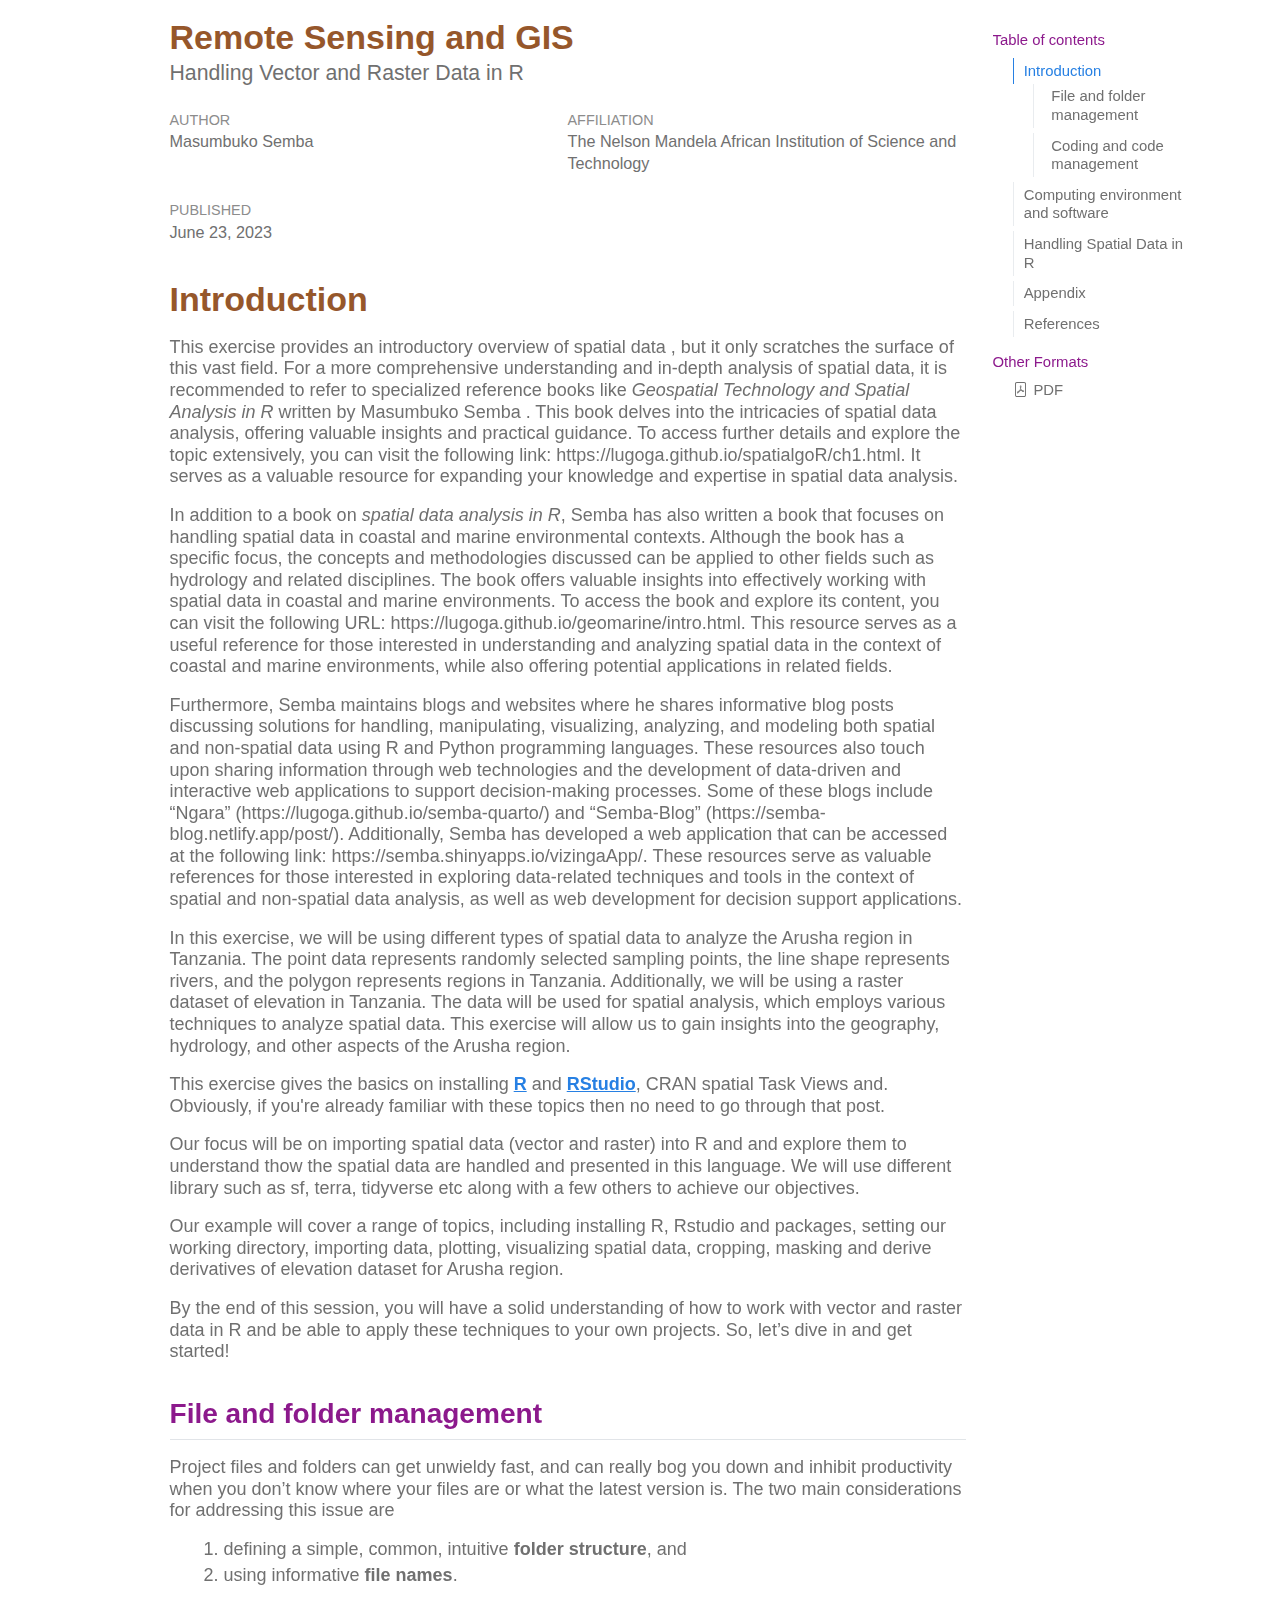
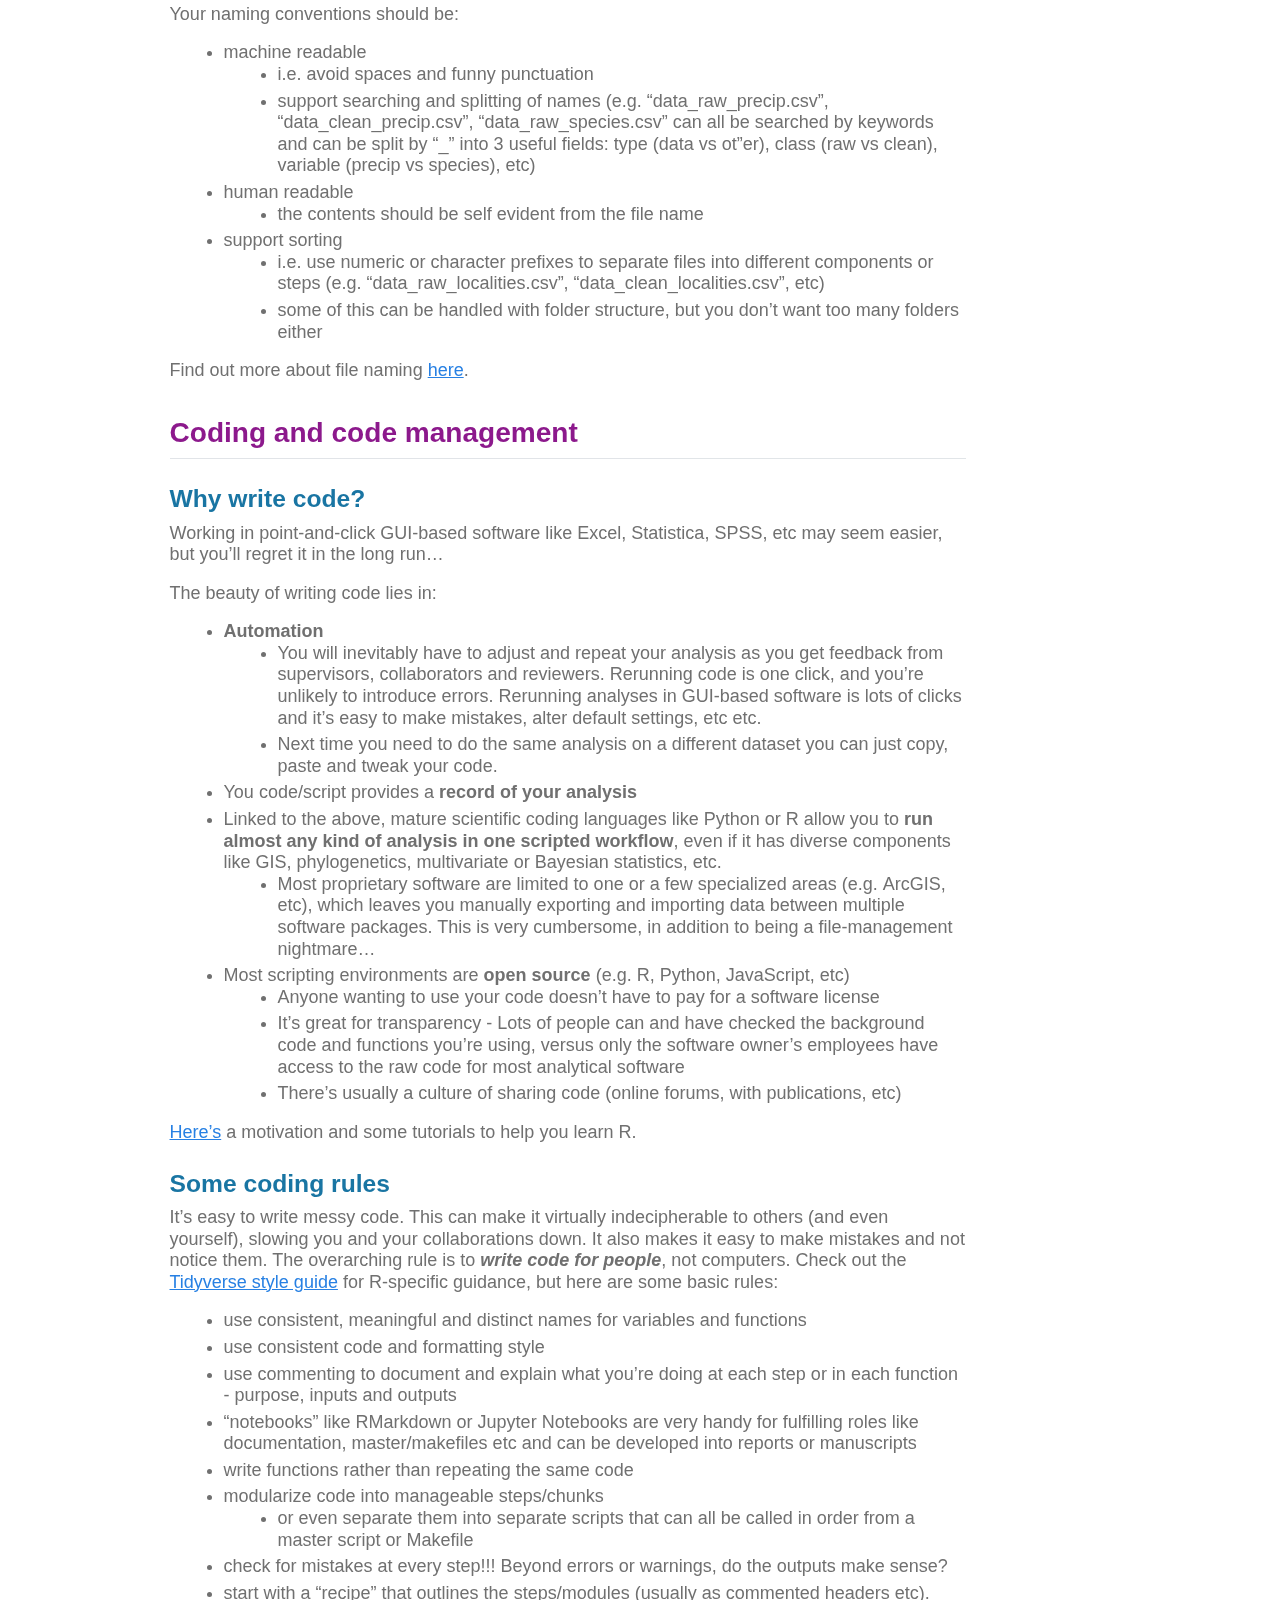
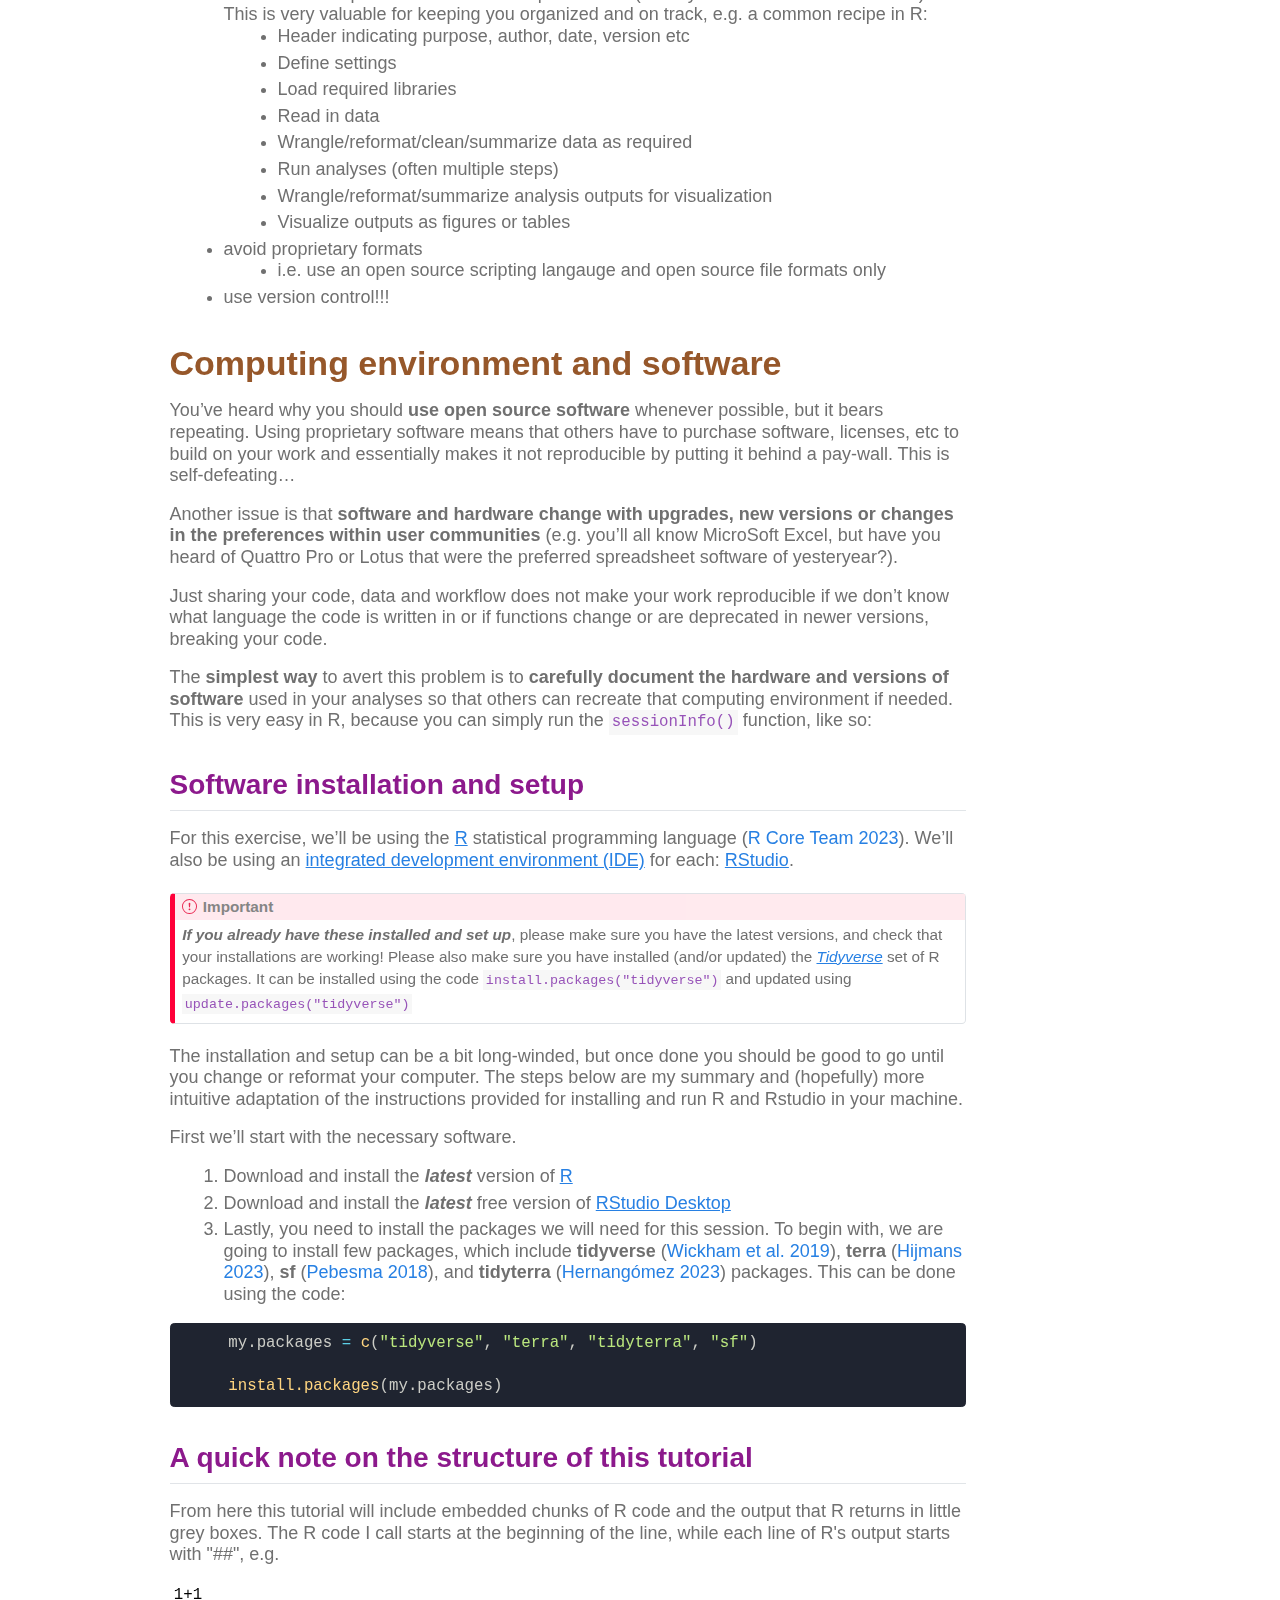
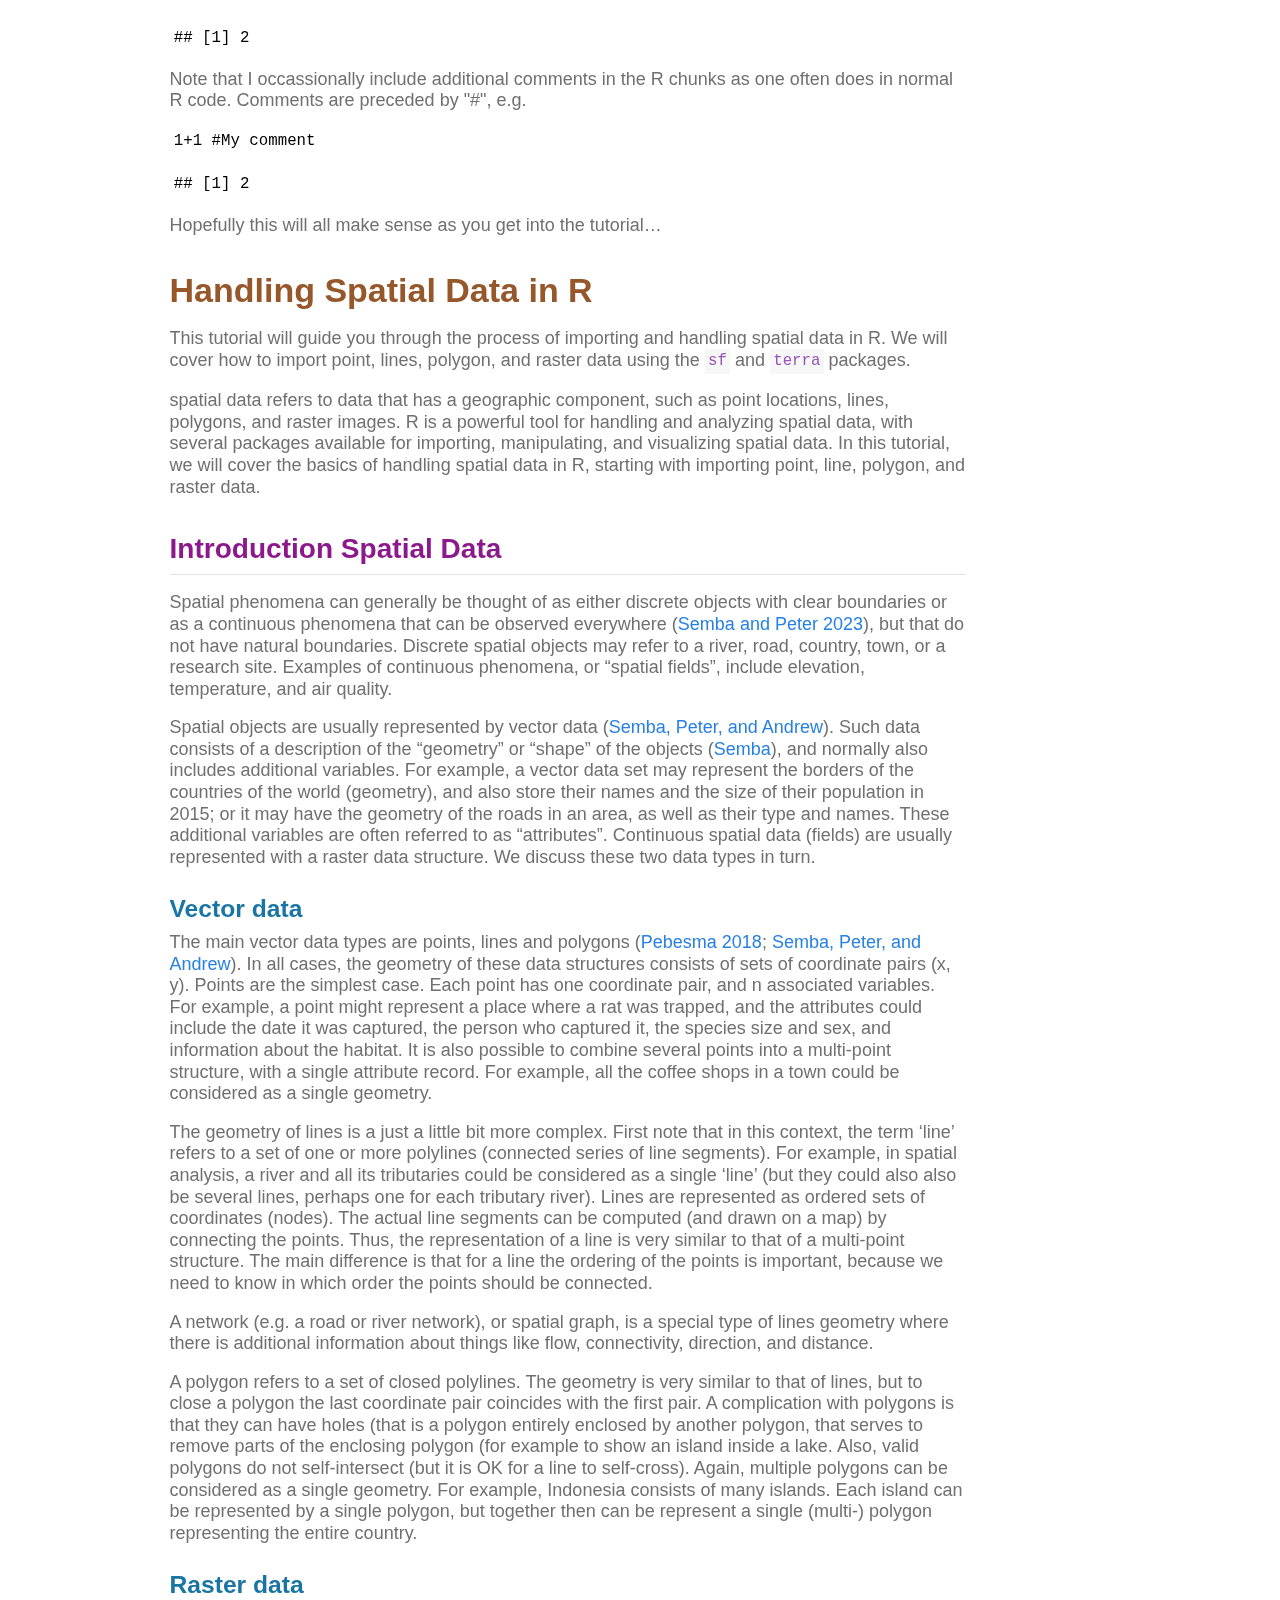
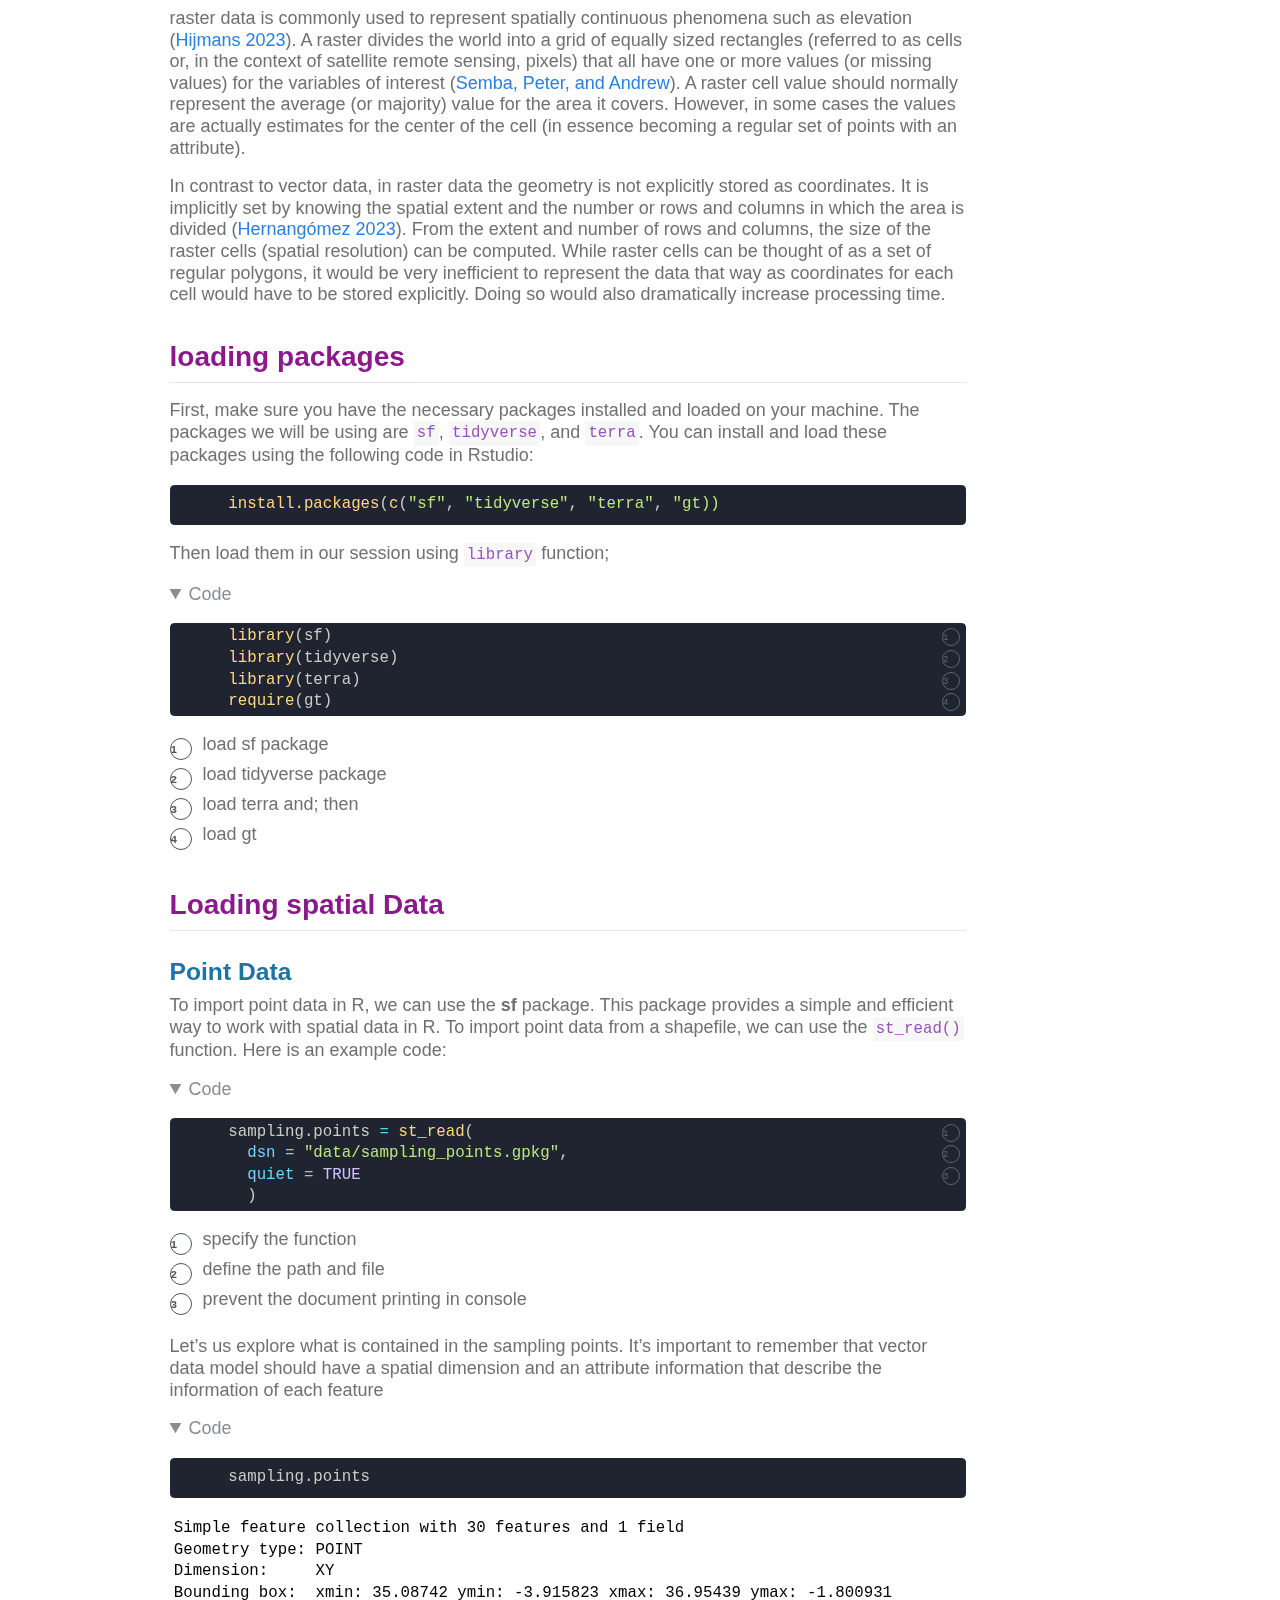
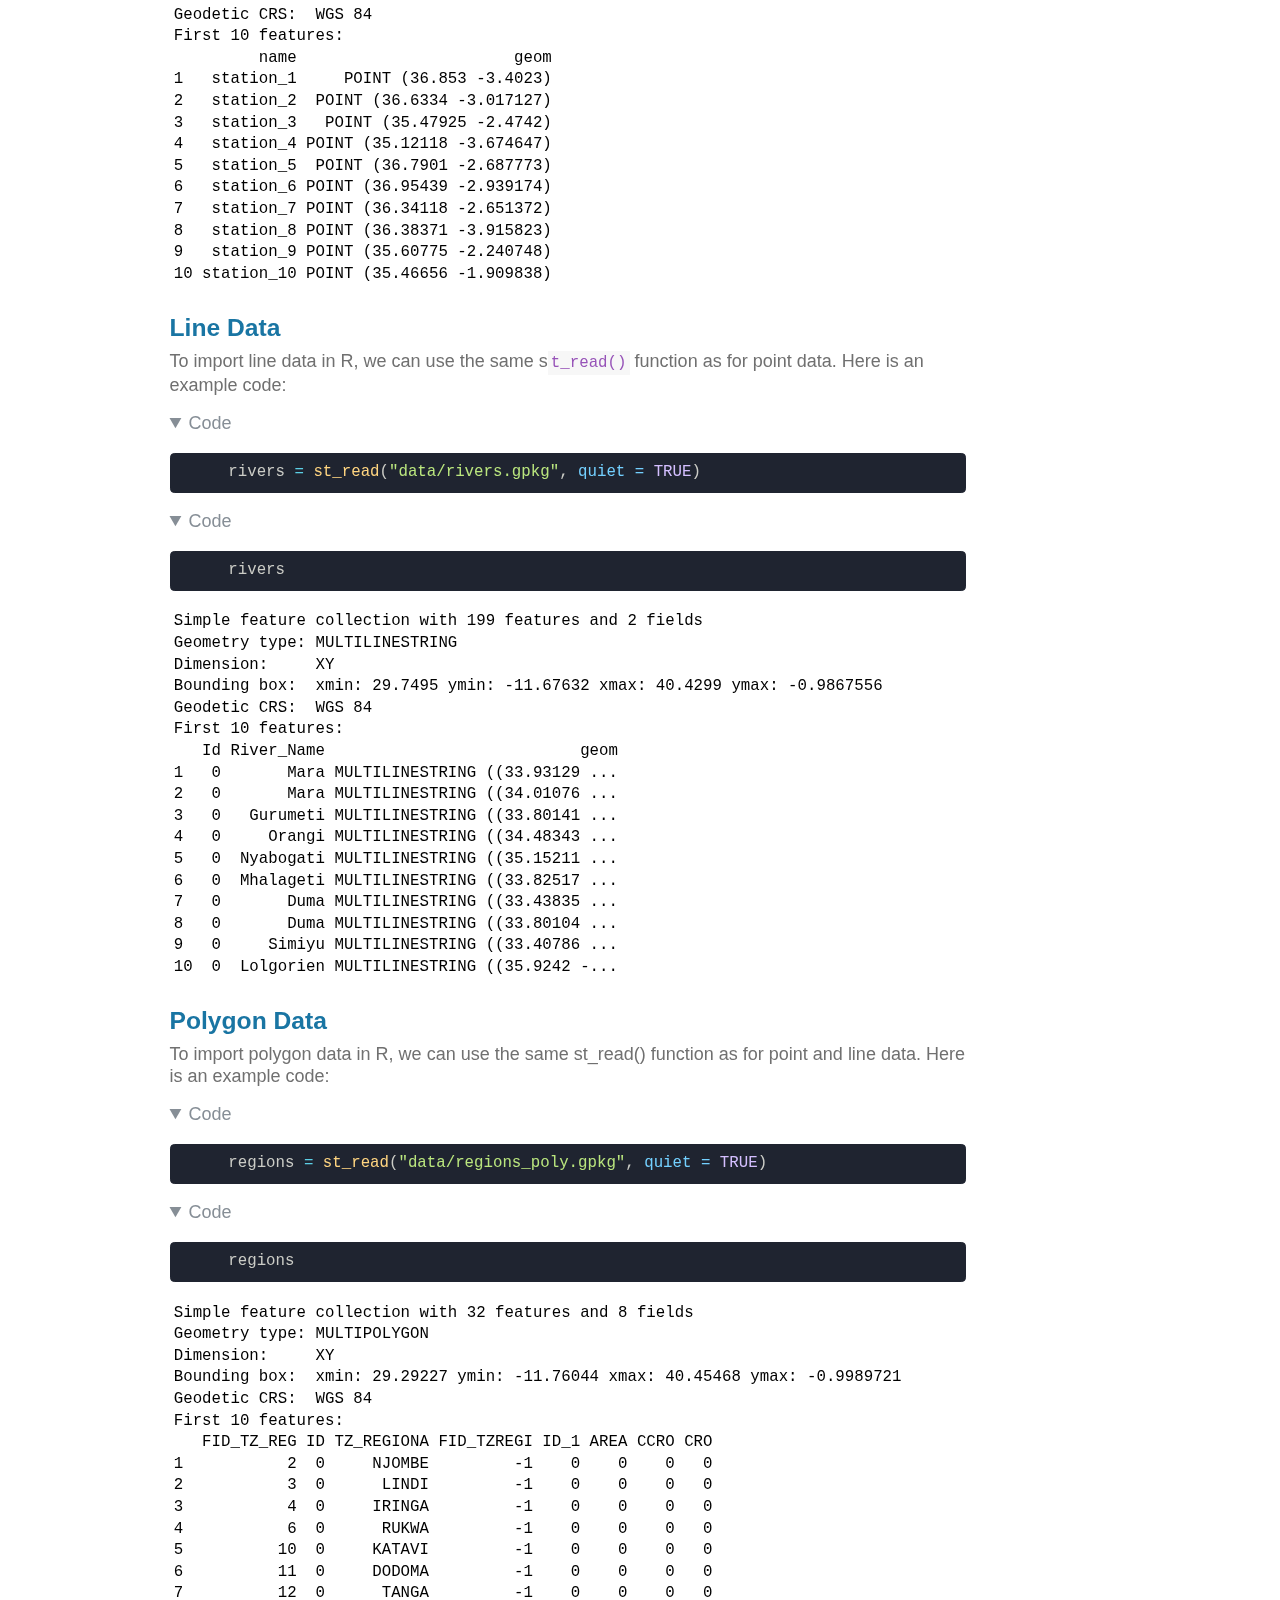
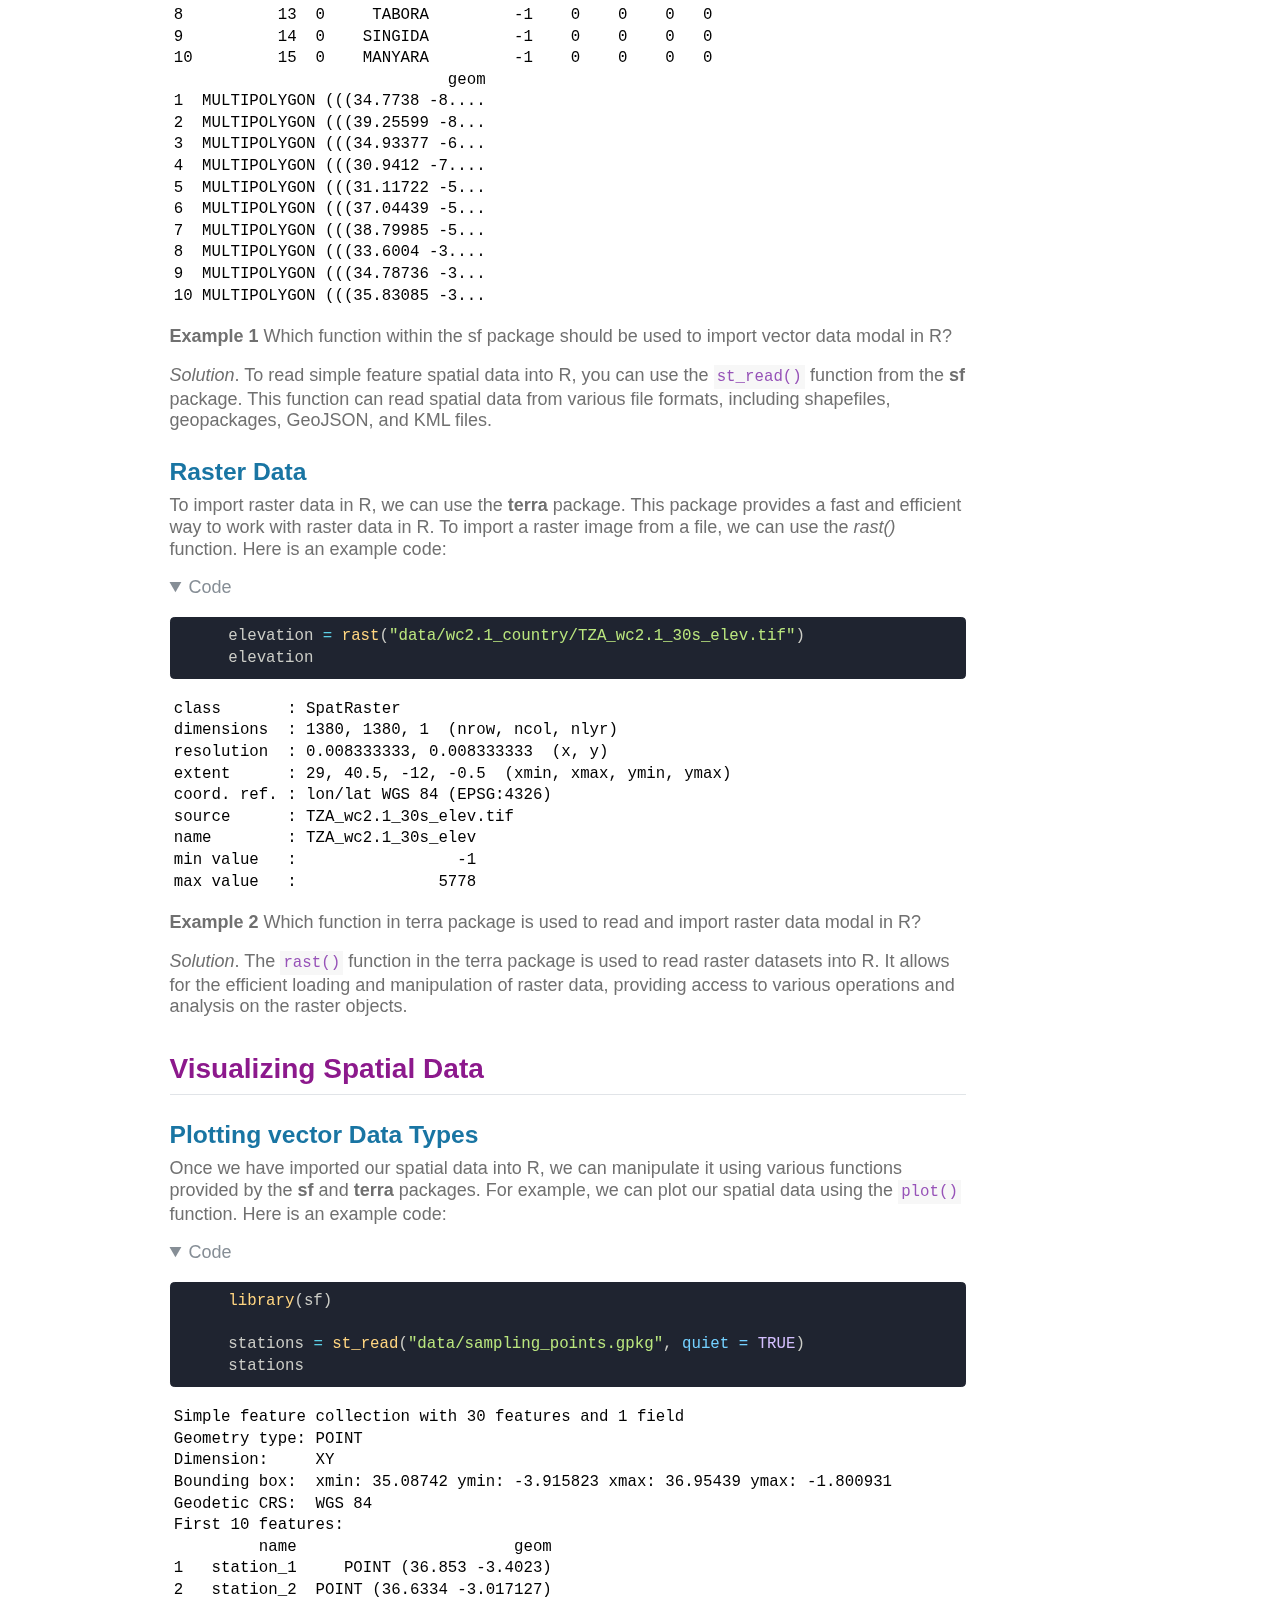
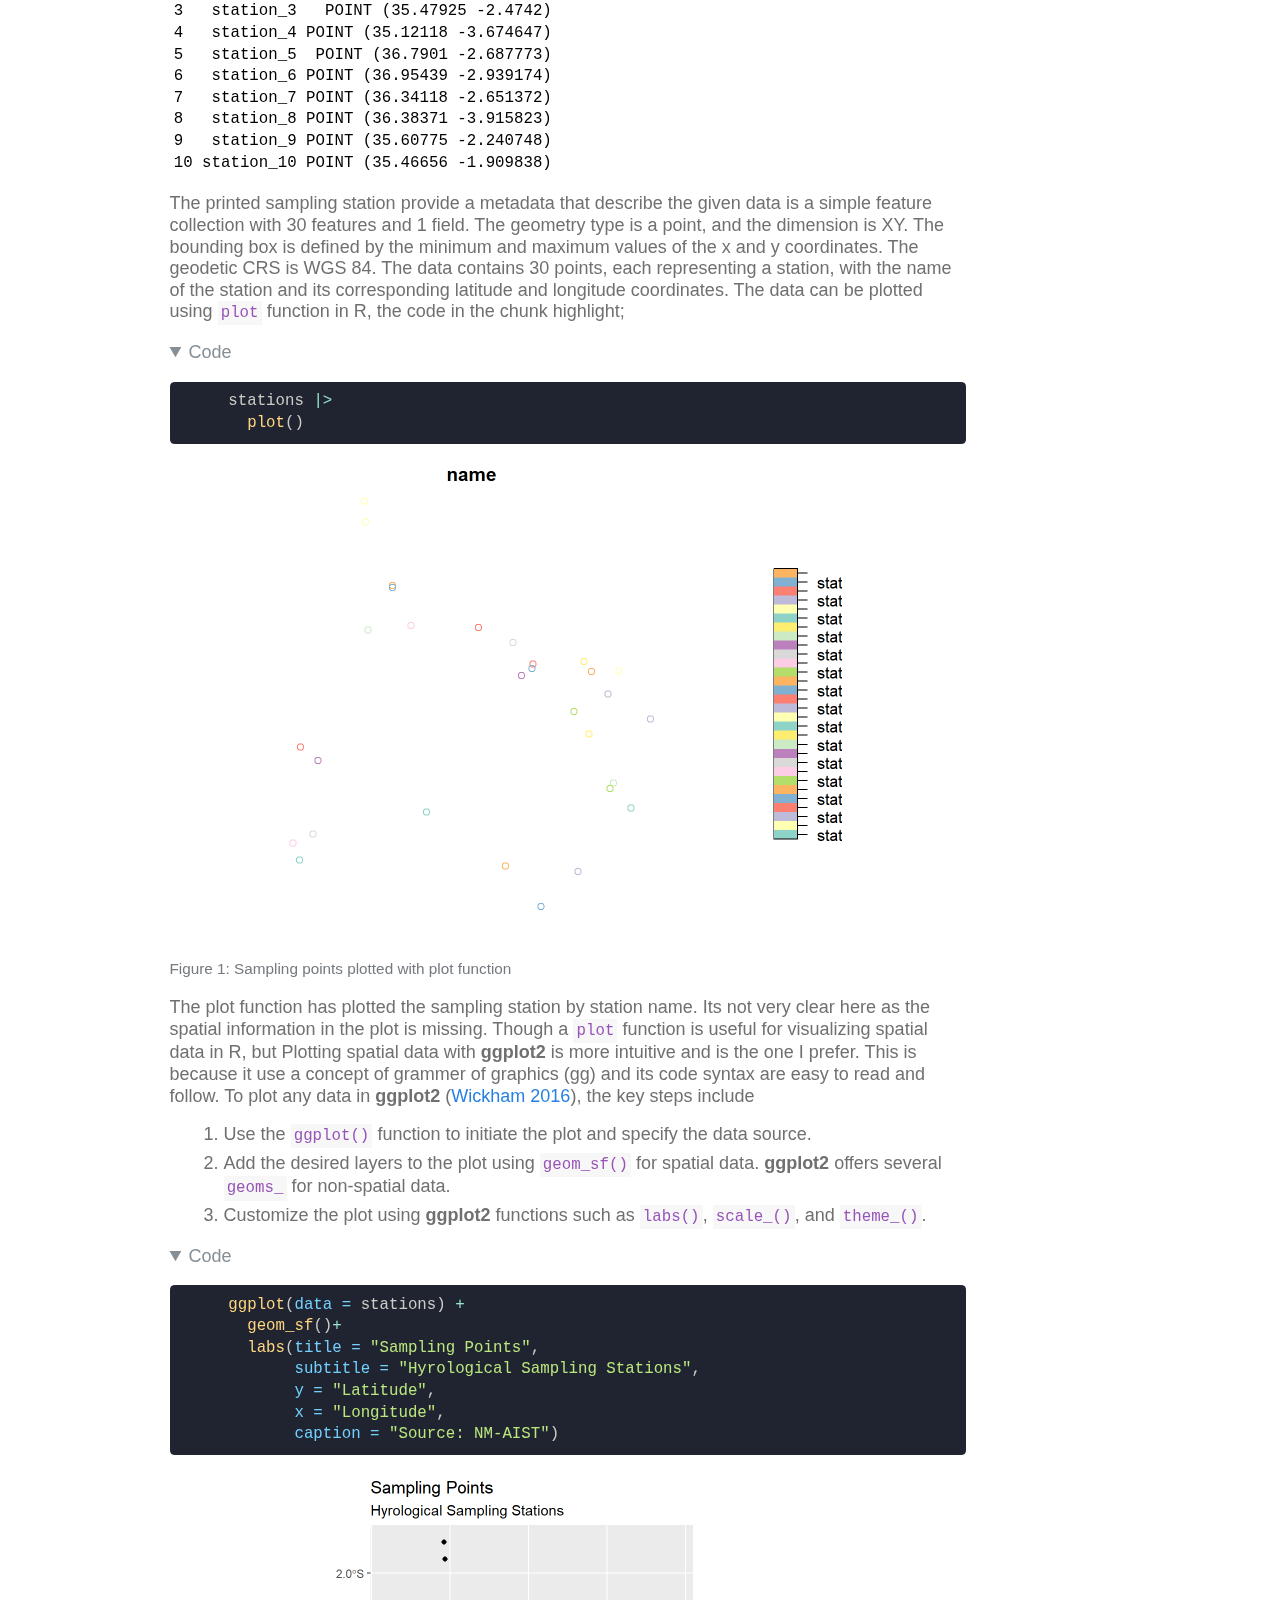
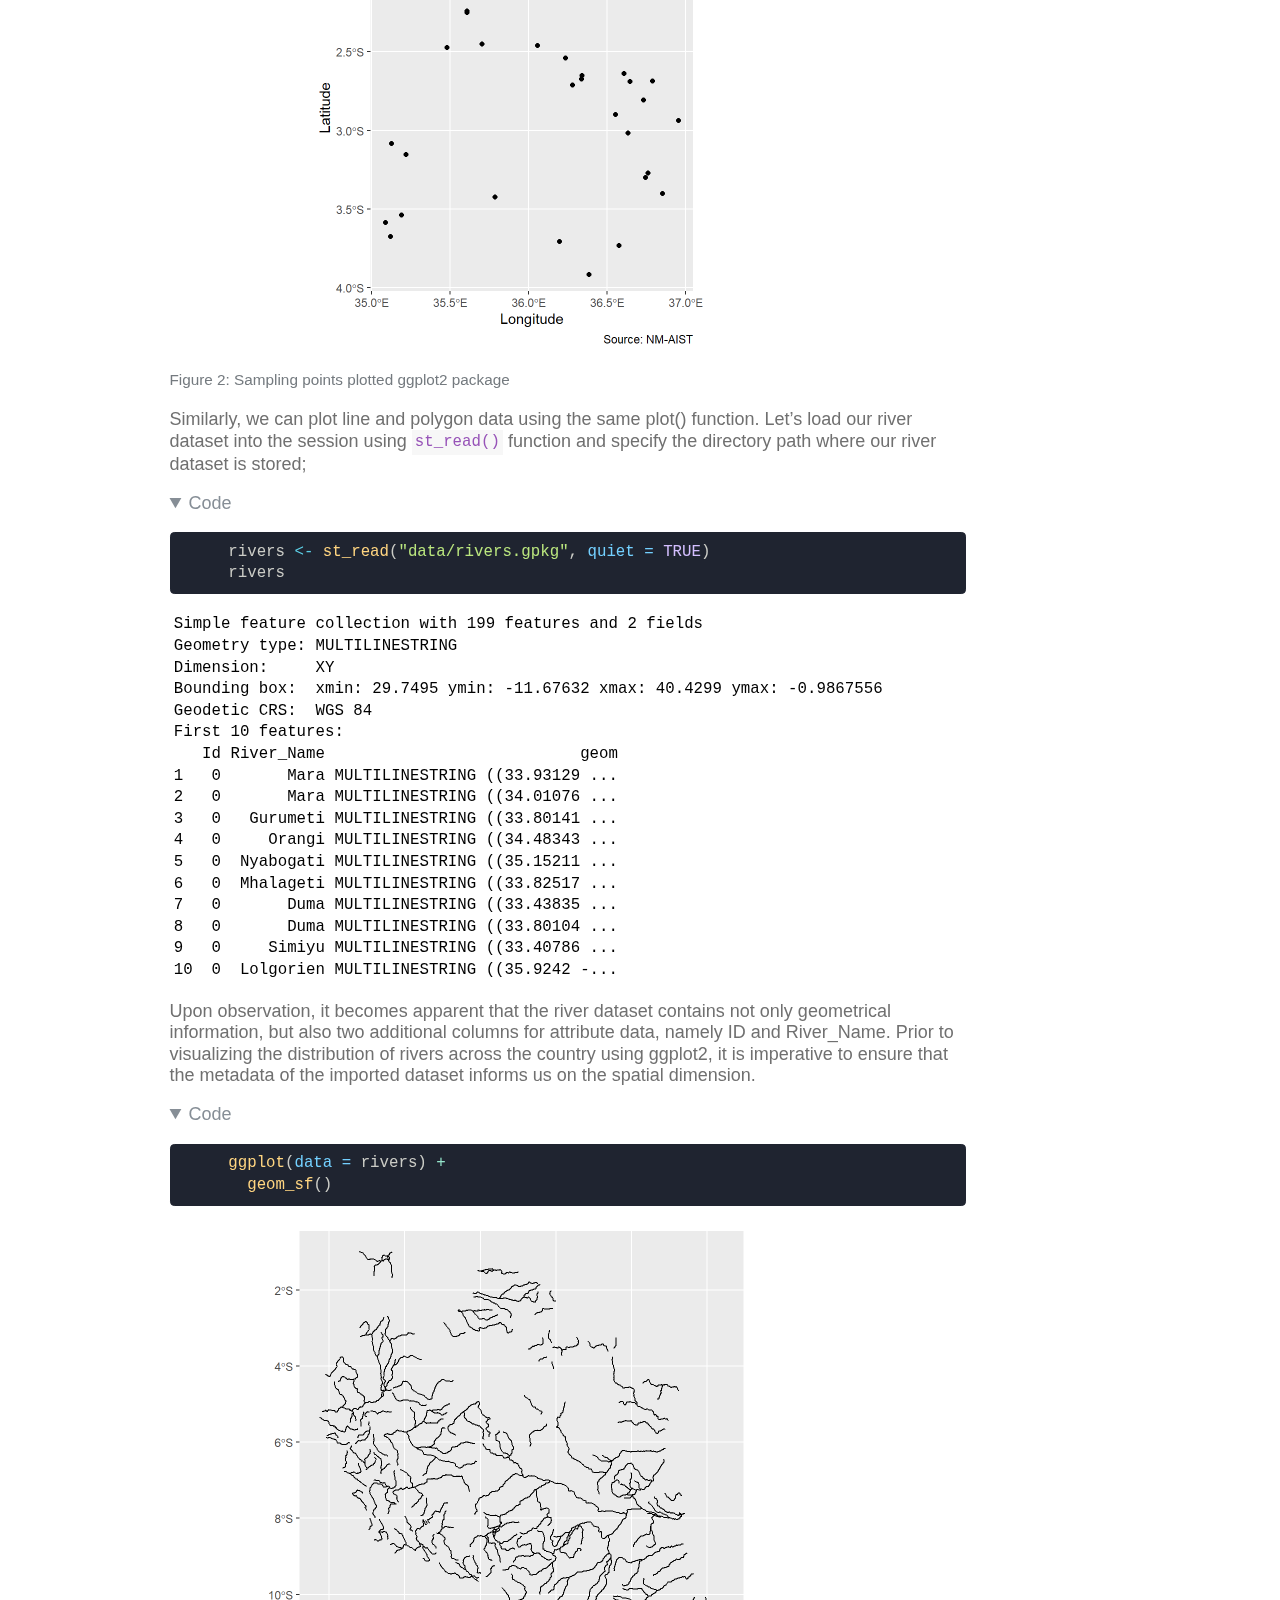
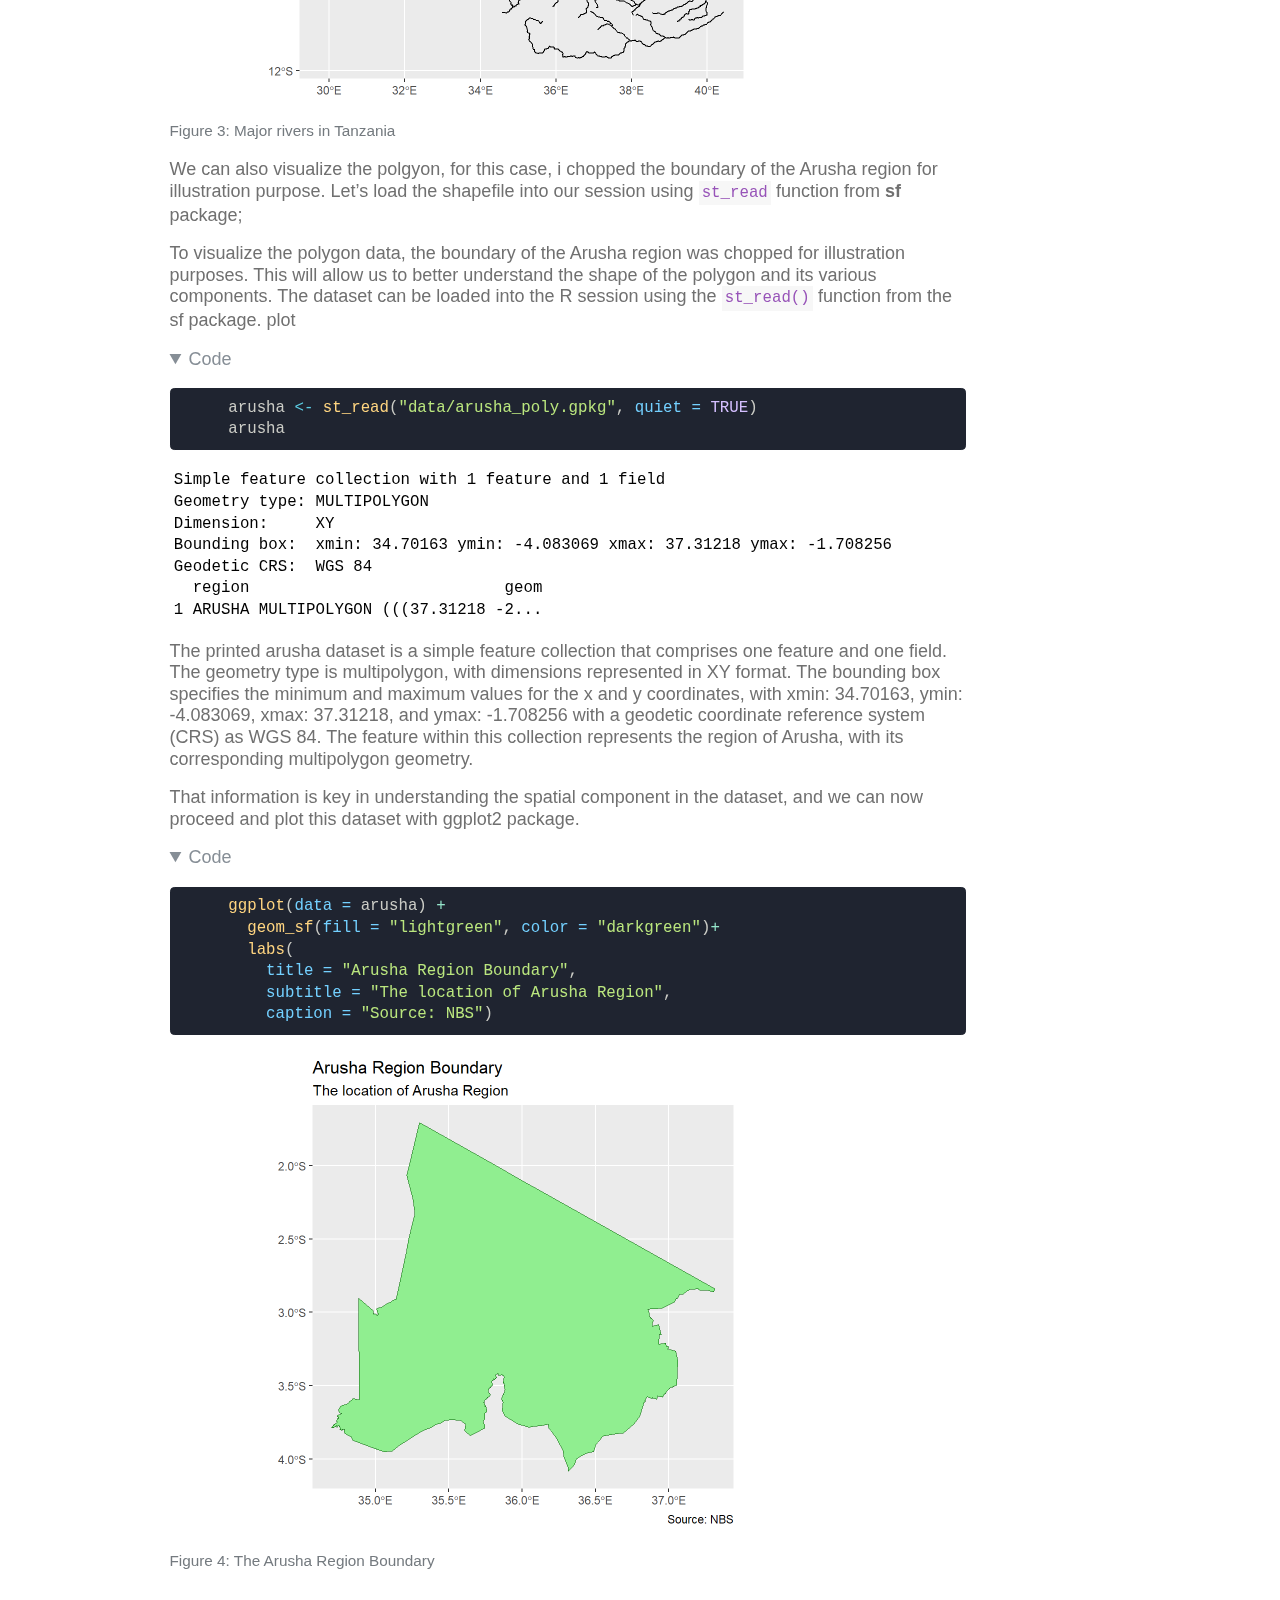
<file: index.html>
<!DOCTYPE html>
<html xmlns="http://www.w3.org/1999/xhtml" lang="en" xml:lang="en"><head>

<meta charset="utf-8">
<meta name="generator" content="quarto-1.3.319">

<meta name="viewport" content="width=device-width, initial-scale=1.0, user-scalable=yes">

<meta name="author" content="Masumbuko Semba">
<meta name="dcterms.date" content="2023-06-23">

<title>Remote Sensing and GIS</title>
<style>
code{white-space: pre-wrap;}
span.smallcaps{font-variant: small-caps;}
div.columns{display: flex; gap: min(4vw, 1.5em);}
div.column{flex: auto; overflow-x: auto;}
div.hanging-indent{margin-left: 1.5em; text-indent: -1.5em;}
ul.task-list{list-style: none;}
ul.task-list li input[type="checkbox"] {
  width: 0.8em;
  margin: 0 0.8em 0.2em -1em; /* quarto-specific, see https://github.com/quarto-dev/quarto-cli/issues/4556 */ 
  vertical-align: middle;
}
/* CSS for syntax highlighting */
pre > code.sourceCode { white-space: pre; position: relative; }
pre > code.sourceCode > span { display: inline-block; line-height: 1.25; }
pre > code.sourceCode > span:empty { height: 1.2em; }
.sourceCode { overflow: visible; }
code.sourceCode > span { color: inherit; text-decoration: inherit; }
div.sourceCode { margin: 1em 0; }
pre.sourceCode { margin: 0; }
@media screen {
div.sourceCode { overflow: auto; }
}
@media print {
pre > code.sourceCode { white-space: pre-wrap; }
pre > code.sourceCode > span { text-indent: -5em; padding-left: 5em; }
}
pre.numberSource code
  { counter-reset: source-line 0; }
pre.numberSource code > span
  { position: relative; left: -4em; counter-increment: source-line; }
pre.numberSource code > span > a:first-child::before
  { content: counter(source-line);
    position: relative; left: -1em; text-align: right; vertical-align: baseline;
    border: none; display: inline-block;
    -webkit-touch-callout: none; -webkit-user-select: none;
    -khtml-user-select: none; -moz-user-select: none;
    -ms-user-select: none; user-select: none;
    padding: 0 4px; width: 4em;
  }
pre.numberSource { margin-left: 3em;  padding-left: 4px; }
div.sourceCode
  {   }
@media screen {
pre > code.sourceCode > span > a:first-child::before { text-decoration: underline; }
}
/* CSS for citations */
div.csl-bib-body { }
div.csl-entry {
  clear: both;
}
.hanging-indent div.csl-entry {
  margin-left:2em;
  text-indent:-2em;
}
div.csl-left-margin {
  min-width:2em;
  float:left;
}
div.csl-right-inline {
  margin-left:2em;
  padding-left:1em;
}
div.csl-indent {
  margin-left: 2em;
}</style>


<script src="index_files/libs/clipboard/clipboard.min.js"></script>
<script src="index_files/libs/quarto-html/quarto.js"></script>
<script src="index_files/libs/quarto-html/popper.min.js"></script>
<script src="index_files/libs/quarto-html/tippy.umd.min.js"></script>
<script src="index_files/libs/quarto-html/anchor.min.js"></script>
<link href="index_files/libs/quarto-html/tippy.css" rel="stylesheet">
<link href="index_files/libs/quarto-html/quarto-syntax-highlighting.css" rel="stylesheet" id="quarto-text-highlighting-styles">
<script src="index_files/libs/bootstrap/bootstrap.min.js"></script>
<link href="index_files/libs/bootstrap/bootstrap-icons.css" rel="stylesheet">
<link href="index_files/libs/bootstrap/bootstrap.min.css" rel="stylesheet" id="quarto-bootstrap" data-mode="light">


<link rel="stylesheet" href="style_mie.css">
</head>

<body>

<div id="quarto-content" class="page-columns page-rows-contents page-layout-article">
<div id="quarto-margin-sidebar" class="sidebar margin-sidebar">
  <nav id="TOC" role="doc-toc" class="toc-active">
    <h2 id="toc-title">Table of contents</h2>
   
  <ul>
  <li><a href="#introduction" id="toc-introduction" class="nav-link active" data-scroll-target="#introduction">Introduction</a>
  <ul class="collapse">
  <li><a href="#file-and-folder-management" id="toc-file-and-folder-management" class="nav-link" data-scroll-target="#file-and-folder-management">File and folder management</a></li>
  <li><a href="#coding-and-code-management" id="toc-coding-and-code-management" class="nav-link" data-scroll-target="#coding-and-code-management">Coding and code management</a>
  <ul class="collapse">
  <li><a href="#why-write-code" id="toc-why-write-code" class="nav-link" data-scroll-target="#why-write-code"><strong>Why write code?</strong></a></li>
  <li><a href="#some-coding-rules" id="toc-some-coding-rules" class="nav-link" data-scroll-target="#some-coding-rules"><strong>Some coding rules</strong></a></li>
  </ul></li>
  </ul></li>
  <li><a href="#computing-environment-and-software" id="toc-computing-environment-and-software" class="nav-link" data-scroll-target="#computing-environment-and-software">Computing environment and software</a>
  <ul class="collapse">
  <li><a href="#sec-software" id="toc-sec-software" class="nav-link" data-scroll-target="#sec-software">Software installation and setup</a></li>
  <li><a href="#a-quick-note-on-the-structure-of-this-tutorial" id="toc-a-quick-note-on-the-structure-of-this-tutorial" class="nav-link" data-scroll-target="#a-quick-note-on-the-structure-of-this-tutorial">A quick note on the structure of this tutorial</a></li>
  </ul></li>
  <li><a href="#handling-spatial-data-in-r" id="toc-handling-spatial-data-in-r" class="nav-link" data-scroll-target="#handling-spatial-data-in-r">Handling Spatial Data in R</a>
  <ul class="collapse">
  <li><a href="#introduction-spatial-data" id="toc-introduction-spatial-data" class="nav-link" data-scroll-target="#introduction-spatial-data">Introduction Spatial Data</a>
  <ul class="collapse">
  <li><a href="#vector-data" id="toc-vector-data" class="nav-link" data-scroll-target="#vector-data">Vector data</a></li>
  <li><a href="#raster-data" id="toc-raster-data" class="nav-link" data-scroll-target="#raster-data">Raster data</a></li>
  </ul></li>
  <li><a href="#loading-packages" id="toc-loading-packages" class="nav-link" data-scroll-target="#loading-packages">loading packages</a></li>
  <li><a href="#loading-spatial-data" id="toc-loading-spatial-data" class="nav-link" data-scroll-target="#loading-spatial-data">Loading spatial Data</a>
  <ul class="collapse">
  <li><a href="#point-data" id="toc-point-data" class="nav-link" data-scroll-target="#point-data">Point Data</a></li>
  <li><a href="#line-data" id="toc-line-data" class="nav-link" data-scroll-target="#line-data">Line Data</a></li>
  <li><a href="#polygon-data" id="toc-polygon-data" class="nav-link" data-scroll-target="#polygon-data">Polygon Data</a></li>
  <li><a href="#raster-data-1" id="toc-raster-data-1" class="nav-link" data-scroll-target="#raster-data-1">Raster Data</a></li>
  </ul></li>
  <li><a href="#visualizing-spatial-data" id="toc-visualizing-spatial-data" class="nav-link" data-scroll-target="#visualizing-spatial-data">Visualizing Spatial Data</a>
  <ul class="collapse">
  <li><a href="#plotting-vector-data-types" id="toc-plotting-vector-data-types" class="nav-link" data-scroll-target="#plotting-vector-data-types">Plotting vector Data Types</a></li>
  <li><a href="#plotting-raster-data" id="toc-plotting-raster-data" class="nav-link" data-scroll-target="#plotting-raster-data">Plotting Raster Data</a></li>
  </ul></li>
  <li><a href="#manipulating-spatial-data" id="toc-manipulating-spatial-data" class="nav-link" data-scroll-target="#manipulating-spatial-data">Manipulating Spatial Data</a>
  <ul class="collapse">
  <li><a href="#sec-crop" id="toc-sec-crop" class="nav-link" data-scroll-target="#sec-crop">Cropping raster</a></li>
  <li><a href="#sec-mask" id="toc-sec-mask" class="nav-link" data-scroll-target="#sec-mask">Masking raster</a></li>
  <li><a href="#sec-extract" id="toc-sec-extract" class="nav-link" data-scroll-target="#sec-extract">Extracting elevation values</a></li>
  </ul></li>
  <li><a href="#temperature" id="toc-temperature" class="nav-link" data-scroll-target="#temperature">Temperature</a></li>
  <li><a href="#derivatives-from-raster" id="toc-derivatives-from-raster" class="nav-link" data-scroll-target="#derivatives-from-raster">Derivatives from raster</a></li>
  <li><a href="#conclusion" id="toc-conclusion" class="nav-link" data-scroll-target="#conclusion">Conclusion</a></li>
  </ul></li>
  <li><a href="#appendix" id="toc-appendix" class="nav-link" data-scroll-target="#appendix">Appendix</a>
  <ul class="collapse">
  <li><a href="#vector-data-issues" id="toc-vector-data-issues" class="nav-link" data-scroll-target="#vector-data-issues">vector data issues</a></li>
  <li><a href="#spatial-resolution-in-raster" id="toc-spatial-resolution-in-raster" class="nav-link" data-scroll-target="#spatial-resolution-in-raster">Spatial resolution in Raster</a></li>
  <li><a href="#session-information" id="toc-session-information" class="nav-link" data-scroll-target="#session-information">Session Information</a></li>
  </ul></li>
  <li><a href="#references" id="toc-references" class="nav-link" data-scroll-target="#references">References</a></li>
  </ul>
<div class="quarto-alternate-formats"><h2>Other Formats</h2><ul><li><a href="index.pdf"><i class="bi bi-file-pdf"></i>PDF</a></li></ul></div></nav>
</div>
<main class="content" id="quarto-document-content">

<header id="title-block-header" class="quarto-title-block default">
<div class="quarto-title">
<h1 class="title">Remote Sensing and GIS</h1>
<p class="subtitle lead">Handling Vector and Raster Data in R</p>
</div>


<div class="quarto-title-meta-author">
  <div class="quarto-title-meta-heading">Author</div>
  <div class="quarto-title-meta-heading">Affiliation</div>
  
    <div class="quarto-title-meta-contents">
    <p class="author">Masumbuko Semba </p>
  </div>
    <div class="quarto-title-meta-contents">
        <p class="affiliation">
            The Nelson Mandela African Institution of Science and Technology
          </p>
      </div>
    </div>

<div class="quarto-title-meta">

      
    <div>
    <div class="quarto-title-meta-heading">Published</div>
    <div class="quarto-title-meta-contents">
      <p class="date">June 23, 2023</p>
    </div>
  </div>
  
    
  </div>
  

</header>

<section id="introduction" class="level1">
<h1>Introduction</h1>
<p>This exercise provides an introductory overview of spatial data , but it only scratches the surface of this vast field. For a more comprehensive understanding and in-depth analysis of spatial data, it is recommended to refer to specialized reference books like <em>Geospatial Technology and Spatial Analysis in R</em> written by Masumbuko Semba . This book delves into the intricacies of spatial data analysis, offering valuable insights and practical guidance. To access further details and explore the topic extensively, you can visit the following link: https://lugoga.github.io/spatialgoR/ch1.html. It serves as a valuable resource for expanding your knowledge and expertise in spatial data analysis.</p>
<p>In addition to a book on <em>spatial data analysis in R</em>, Semba has also written a book that focuses on handling spatial data in coastal and marine environmental contexts. Although the book has a specific focus, the concepts and methodologies discussed can be applied to other fields such as hydrology and related disciplines. The book offers valuable insights into effectively working with spatial data in coastal and marine environments. To access the book and explore its content, you can visit the following URL: https://lugoga.github.io/geomarine/intro.html. This resource serves as a useful reference for those interested in understanding and analyzing spatial data in the context of coastal and marine environments, while also offering potential applications in related fields.</p>
<p>Furthermore, Semba maintains blogs and websites where he shares informative blog posts discussing solutions for handling, manipulating, visualizing, analyzing, and modeling both spatial and non-spatial data using R and Python programming languages. These resources also touch upon sharing information through web technologies and the development of data-driven and interactive web applications to support decision-making processes. Some of these blogs include “Ngara” (https://lugoga.github.io/semba-quarto/) and “Semba-Blog” (https://semba-blog.netlify.app/post/). Additionally, Semba has developed a web application that can be accessed at the following link: https://semba.shinyapps.io/vizingaApp/. These resources serve as valuable references for those interested in exploring data-related techniques and tools in the context of spatial and non-spatial data analysis, as well as web development for decision support applications.</p>
<p>In this exercise, we will be using different types of spatial data to analyze the Arusha region in Tanzania. The point data represents randomly selected sampling points, the line shape represents rivers, and the polygon represents regions in Tanzania. Additionally, we will be using a raster dataset of elevation in Tanzania. The data will be used for spatial analysis, which employs various techniques to analyze spatial data. This exercise will allow us to gain insights into the geography, hydrology, and other aspects of the Arusha region.</p>
<p>This exercise gives the basics on installing <a href="https://cran.r-project.org/"><strong>R</strong></a> and <a href="https://www.rstudio.com/products/RStudio/"><strong>RStudio</strong></a>, CRAN spatial Task Views and. Obviously, if you're already familiar with these topics then no need to go through that post.</p>
<p>Our focus will be on importing spatial data (vector and raster) into R and and explore them to understand thow the spatial data are handled and presented in this language. We will use different library such as sf, terra, tidyverse etc along with a few others to achieve our objectives.</p>
<p>Our example will cover a range of topics, including installing R, Rstudio and packages, setting our working directory, importing data, plotting, visualizing spatial data, cropping, masking and derive derivatives of elevation dataset for Arusha region.</p>
<p>By the end of this session, you will have a solid understanding of how to work with vector and raster data in R and be able to apply these techniques to your own projects. So, let’s dive in and get started!</p>
<section id="file-and-folder-management" class="level2">
<h2 class="anchored" data-anchor-id="file-and-folder-management">File and folder management</h2>
<p>Project files and folders can get unwieldy fast, and can really bog you down and inhibit productivity when you don’t know where your files are or what the latest version is. The two main considerations for addressing this issue are</p>
<ol type="a">
<li>defining a simple, common, intuitive <strong>folder structure</strong>, and</li>
<li>using informative <strong>file names</strong>.</li>
</ol>
<p>Your naming conventions should be:</p>
<ul>
<li>machine readable
<ul>
<li>i.e.&nbsp;avoid spaces and funny punctuation</li>
<li>support searching and splitting of names (e.g.&nbsp;“data_raw_precip.csv”, “data_clean_precip.csv”, “data_raw_species.csv” can all be searched by keywords and can be split by “_” into 3 useful fields: type (data vs ot”er), class (raw vs clean), variable (precip vs species), etc)</li>
</ul></li>
<li>human readable
<ul>
<li>the contents should be self evident from the file name</li>
</ul></li>
<li>support sorting
<ul>
<li>i.e.&nbsp;use numeric or character prefixes to separate files into different components or steps (e.g.&nbsp;“data_raw_localities.csv”, “data_clean_localities.csv”, etc)</li>
<li>some of this can be handled with folder structure, but you don’t want too many folders either</li>
</ul></li>
</ul>
<p>Find out more about file naming <a href="https://bookdown.org/content/d1e53ac9-28ce-472f-bc2c-f499f18264a3/names.html">here</a>.</p>
</section>
<section id="coding-and-code-management" class="level2">
<h2 class="anchored" data-anchor-id="coding-and-code-management">Coding and code management</h2>
<section id="why-write-code" class="level3">
<h3 class="anchored" data-anchor-id="why-write-code"><strong>Why write code?</strong></h3>
<p>Working in point-and-click GUI-based software like Excel, Statistica, SPSS, etc may seem easier, but you’ll regret it in the long run…</p>
<p>The beauty of writing code lies in:</p>
<ul>
<li><strong>Automation</strong>
<ul>
<li>You will inevitably have to adjust and repeat your analysis as you get feedback from supervisors, collaborators and reviewers. Rerunning code is one click, and you’re unlikely to introduce errors. Rerunning analyses in GUI-based software is lots of clicks and it’s easy to make mistakes, alter default settings, etc etc.</li>
<li>Next time you need to do the same analysis on a different dataset you can just copy, paste and tweak your code.</li>
</ul></li>
<li>You code/script provides a <strong>record of your analysis</strong></li>
<li>Linked to the above, mature scientific coding languages like Python or R allow you to <strong>run almost any kind of analysis in one scripted workflow</strong>, even if it has diverse components like GIS, phylogenetics, multivariate or Bayesian statistics, etc.
<ul>
<li>Most proprietary software are limited to one or a few specialized areas (e.g.&nbsp;ArcGIS, etc), which leaves you manually exporting and importing data between multiple software packages. This is very cumbersome, in addition to being a file-management nightmare…</li>
</ul></li>
<li>Most scripting environments are <strong>open source</strong> (e.g.&nbsp;R, Python, JavaScript, etc)
<ul>
<li>Anyone wanting to use your code doesn’t have to pay for a software license</li>
<li>It’s great for transparency - Lots of people can and have checked the background code and functions you’re using, versus only the software owner’s employees have access to the raw code for most analytical software</li>
<li>There’s usually a culture of sharing code (online forums, with publications, etc)</li>
</ul></li>
</ul>
<p><a href="https://fynbos.saeon.ac.za/docs/learningr/why-learn-r/">Here’s</a> a motivation and some tutorials to help you learn R.</p>
</section>
<section id="some-coding-rules" class="level3">
<h3 class="anchored" data-anchor-id="some-coding-rules"><strong>Some coding rules</strong></h3>
<p>It’s easy to write messy code. This can make it virtually indecipherable to others (and even yourself), slowing you and your collaborations down. It also makes it easy to make mistakes and not notice them. The overarching rule is to <strong><em>write code for people</em></strong>, not computers. Check out the <a href="https://style.tidyverse.org/index.html">Tidyverse style guide</a> for R-specific guidance, but here are some basic rules:</p>
<ul>
<li>use consistent, meaningful and distinct names for variables and functions</li>
<li>use consistent code and formatting style</li>
<li>use commenting to document and explain what you’re doing at each step or in each function - purpose, inputs and outputs</li>
<li>“notebooks” like RMarkdown or Jupyter Notebooks are very handy for fulfilling roles like documentation, master/makefiles etc and can be developed into reports or manuscripts</li>
<li>write functions rather than repeating the same code</li>
<li>modularize code into manageable steps/chunks
<ul>
<li>or even separate them into separate scripts that can all be called in order from a master script or Makefile</li>
</ul></li>
<li>check for mistakes at every step!!! Beyond errors or warnings, do the outputs make sense?</li>
<li>start with a “recipe” that outlines the steps/modules (usually as commented headers etc). This is very valuable for keeping you organized and on track, e.g.&nbsp;a common recipe in R:
<ul>
<li>Header indicating purpose, author, date, version etc</li>
<li>Define settings</li>
<li>Load required libraries</li>
<li>Read in data</li>
<li>Wrangle/reformat/clean/summarize data as required</li>
<li>Run analyses (often multiple steps)</li>
<li>Wrangle/reformat/summarize analysis outputs for visualization</li>
<li>Visualize outputs as figures or tables</li>
</ul></li>
<li>avoid proprietary formats
<ul>
<li>i.e.&nbsp;use an open source scripting langauge and open source file formats only</li>
</ul></li>
<li>use version control!!!</li>
</ul>
<!-- **Version control** -->
<!-- Using version control tools like Git, SVN, etc can be challenging at first, but they can also hugely simplify your code development (and adaptation) process. While they were designed by software developers for software development, they are hugely useful for quantitative biology. -->
<!-- I can't speak authoritatively on version control systems (I've only ever used Git and [GitHub](https://github.com/)), but here are the advantages as I see them. This version is specific to Git, but I imagine they all have similar functions and functionality: -->
<!-- > Words in *italics* are technical terms used within GitHub. You can look them up [here](https://docs.github.com/en/get-started/quickstart). You'll also cover it in the brief tutorial you'll do when setting up your computer for the practical. -->
<!-- -   They generally help project management, especially **collaborations** -->
<!-- -   They allow you to **easily share code** with collaborators or the public at large - through *repositories* or *gists* (code snippets) -->
<!-- -   Users can easily **adapt or build on each others' code** by *forking* repositories and working on their own *branch*. -->
<!--     -   This is truly powerful!!! It allows you to **repeat/replicate analyses** but even build websites (like this one!), etc -->
<!-- -   While the whole **system is online**, you **can also work offline** by *cloning* the *repository* to your local machine. Once you have a local version you can *push* to or *pull* from the online repository to keep everything updated -->
<!-- -   **Changes are tracked and reversible** through *commits*. If you change the contents of a *repository* you must *commit* them and write a *commit message* before pulling or pushing to the online *repository*. Each *commit* is essentially a recoverable *version* that can be *compared* or *reverted* to -->
<!--     -   This is **the essence of version control** and magically frees you from folders full of lists of files named "mycode_final.R", "mycode_finalfinal.R", "myfinalcode_finalfinal.R" etc as per Figure \@ref(fig:documentnaming) -->
<!-- -   They allow collaborators or the public at large to **propose changes** via *pull requests* that allow you to *merge* their *forked branch* back to the *main (or master) branch* -->
<!-- -   They allow you to **accept and integrate changes seamlessly** when you accept and merge *pull requests* -->
<!-- -   They allow you to **keep written record of changes** through comments whenever a *commit* or *pull request* is made - these also track the user, date, time, etc and are useful for *blaming* when things go wrong -->
<!-- -   There's a system for ***assigning*** **logging and tracking *issues* and *feature requests*** -->
<!-- I'm sure this is all a bit much right now, but should make more sense after the practical... -->
<div style="page-break-after: always;"></div>
</section>
</section>
</section>
<section id="computing-environment-and-software" class="level1">
<h1>Computing environment and software</h1>
<p>You’ve heard why you should <strong>use open source software</strong> whenever possible, but it bears repeating. Using proprietary software means that others have to purchase software, licenses, etc to build on your work and essentially makes it not reproducible by putting it behind a pay-wall. This is self-defeating…</p>
<p>Another issue is that <strong>software and hardware change with upgrades, new versions or changes in the preferences within user communities</strong> (e.g.&nbsp;you’ll all know MicroSoft Excel, but have you heard of Quattro Pro or Lotus that were the preferred spreadsheet software of yesteryear?).</p>
<p>Just sharing your code, data and workflow does not make your work reproducible if we don’t know what language the code is written in or if functions change or are deprecated in newer versions, breaking your code.</p>
<p>The <strong>simplest way</strong> to avert this problem is to <strong>carefully document the hardware and versions of software</strong> used in your analyses so that others can recreate that computing environment if needed. This is very easy in R, because you can simply run the <code>sessionInfo()</code> function, like so:</p>
<section id="sec-software" class="level2">
<h2 class="anchored" data-anchor-id="sec-software">Software installation and setup</h2>
<p>For this exercise, we’ll be using the <a href="https://cran.r-project.org/">R</a> statistical programming language <span class="citation" data-cites="rlanguage">(<a href="#ref-rlanguage" role="doc-biblioref">R Core Team 2023</a>)</span>. We’ll also be using an <a href="https://en.wikipedia.org/wiki/Integrated_development_environment">integrated development environment (IDE)</a> for each: <a href="https://www.rstudio.com">RStudio</a>.</p>
<div class="callout callout-style-default callout-important callout-titled">
<div class="callout-header d-flex align-content-center">
<div class="callout-icon-container">
<i class="callout-icon"></i>
</div>
<div class="callout-title-container flex-fill">
Important
</div>
</div>
<div class="callout-body-container callout-body">
<p><strong><em>If you already have these installed and set up</em></strong>, please make sure you have the latest versions, and check that your installations are working! Please also make sure you have installed (and/or updated) the <a href="https://www.tidyverse.org/"><em>Tidyverse</em></a> set of R packages. It can be installed using the code <code>install.packages("tidyverse")</code> and updated using <code>update.packages("tidyverse")</code></p>
</div>
</div>
<p>The installation and setup can be a bit long-winded, but once done you should be good to go until you change or reformat your computer. The steps below are my summary and (hopefully) more intuitive adaptation of the instructions provided for installing and run R and Rstudio in your machine.</p>
<p>First we’ll start with the necessary software.</p>
<ol type="1">
<li>Download and install the <strong><em>latest</em></strong> version of <a href="https://cran.r-project.org/">R</a></li>
<li>Download and install the <strong><em>latest</em></strong> free version of <a href="https://www.rstudio.com/products/rstudio/download/">RStudio Desktop</a></li>
<li>Lastly, you need to install the packages we will need for this session. To begin with, we are going to install few packages, which include <strong>tidyverse</strong> <span class="citation" data-cites="tidyverse">(<a href="#ref-tidyverse" role="doc-biblioref">Wickham et al. 2019</a>)</span>, <strong>terra</strong> <span class="citation" data-cites="terra">(<a href="#ref-terra" role="doc-biblioref">Hijmans 2023</a>)</span>, <strong>sf</strong> <span class="citation" data-cites="sf">(<a href="#ref-sf" role="doc-biblioref">Pebesma 2018</a>)</span>, and <strong>tidyterra</strong> <span class="citation" data-cites="tidyterra">(<a href="#ref-tidyterra" role="doc-biblioref">Hernangómez 2023</a>)</span> packages. This can be done using the code:</li>
</ol>
<div class="sourceCode" id="cb1"><pre class="sourceCode numberSource r number-lines code-with-copy"><code class="sourceCode r"><span id="cb1-1"><a href="#cb1-1"></a>my.packages <span class="ot">=</span> <span class="fu">c</span>(<span class="st">"tidyverse"</span>, <span class="st">"terra"</span>, <span class="st">"tidyterra"</span>, <span class="st">"sf"</span>)</span>
<span id="cb1-2"><a href="#cb1-2"></a></span>
<span id="cb1-3"><a href="#cb1-3"></a><span class="fu">install.packages</span>(my.packages)</span></code><button title="Copy to Clipboard" class="code-copy-button"><i class="bi"></i></button></pre></div>
</section>
<section id="a-quick-note-on-the-structure-of-this-tutorial" class="level2">
<h2 class="anchored" data-anchor-id="a-quick-note-on-the-structure-of-this-tutorial">A quick note on the structure of this tutorial</h2>
<p>From here this tutorial will include embedded chunks of R code and the output that R returns in little grey boxes. The R code I call starts at the beginning of the line, while each line of R's output starts with "##", e.g.</p>
<pre><code>1+1</code></pre>
<pre><code>## [1] 2</code></pre>
<p>Note that I occassionally include additional comments in the R chunks as one often does in normal R code. Comments are preceded by "#", e.g.</p>
<pre><code>1+1 #My comment</code></pre>
<pre><code>## [1] 2</code></pre>
<p>Hopefully this will all make sense as you get into the tutorial…</p>
<div style="page-break-after: always;"></div>
</section>
</section>
<section id="handling-spatial-data-in-r" class="level1">
<h1>Handling Spatial Data in R</h1>
<p>This tutorial will guide you through the process of importing and handling spatial data in R. We will cover how to import point, lines, polygon, and raster data using the <code>sf</code> and <code>terra</code> packages.</p>
<p>spatial data refers to data that has a geographic component, such as point locations, lines, polygons, and raster images. R is a powerful tool for handling and analyzing spatial data, with several packages available for importing, manipulating, and visualizing spatial data. In this tutorial, we will cover the basics of handling spatial data in R, starting with importing point, line, polygon, and raster data.</p>
<section id="introduction-spatial-data" class="level2">
<h2 class="anchored" data-anchor-id="introduction-spatial-data">Introduction Spatial Data</h2>
<p>Spatial phenomena can generally be thought of as either discrete objects with clear boundaries or as a continuous phenomena that can be observed everywhere <span class="citation" data-cites="wior">(<a href="#ref-wior" role="doc-biblioref">Semba and Peter 2023</a>)</span>, but that do not have natural boundaries. Discrete spatial objects may refer to a river, road, country, town, or a research site. Examples of continuous phenomena, or “spatial fields”, include elevation, temperature, and air quality.</p>
<p>Spatial objects are usually represented by vector data <span class="citation" data-cites="geospatial">(<a href="#ref-geospatial" role="doc-biblioref">Semba, Peter, and Andrew</a>)</span>. Such data consists of a description of the “geometry” or “shape” of the objects <span class="citation" data-cites="geomarine">(<a href="#ref-geomarine" role="doc-biblioref">Semba</a>)</span>, and normally also includes additional variables. For example, a vector data set may represent the borders of the countries of the world (geometry), and also store their names and the size of their population in 2015; or it may have the geometry of the roads in an area, as well as their type and names. These additional variables are often referred to as “attributes”. Continuous spatial data (fields) are usually represented with a raster data structure. We discuss these two data types in turn.</p>
<section id="vector-data" class="level3">
<h3 class="anchored" data-anchor-id="vector-data">Vector data</h3>
<p>The main vector data types are points, lines and polygons <span class="citation" data-cites="sf geospatial">(<a href="#ref-sf" role="doc-biblioref">Pebesma 2018</a>; <a href="#ref-geospatial" role="doc-biblioref">Semba, Peter, and Andrew</a>)</span>. In all cases, the geometry of these data structures consists of sets of coordinate pairs (x, y). Points are the simplest case. Each point has one coordinate pair, and n associated variables. For example, a point might represent a place where a rat was trapped, and the attributes could include the date it was captured, the person who captured it, the species size and sex, and information about the habitat. It is also possible to combine several points into a multi-point structure, with a single attribute record. For example, all the coffee shops in a town could be considered as a single geometry.</p>
<p>The geometry of lines is a just a little bit more complex. First note that in this context, the term ‘line’ refers to a set of one or more polylines (connected series of line segments). For example, in spatial analysis, a river and all its tributaries could be considered as a single ‘line’ (but they could also also be several lines, perhaps one for each tributary river). Lines are represented as ordered sets of coordinates (nodes). The actual line segments can be computed (and drawn on a map) by connecting the points. Thus, the representation of a line is very similar to that of a multi-point structure. The main difference is that for a line the ordering of the points is important, because we need to know in which order the points should be connected.</p>
<p>A network (e.g.&nbsp;a road or river network), or spatial graph, is a special type of lines geometry where there is additional information about things like flow, connectivity, direction, and distance.</p>
<p>A polygon refers to a set of closed polylines. The geometry is very similar to that of lines, but to close a polygon the last coordinate pair coincides with the first pair. A complication with polygons is that they can have holes (that is a polygon entirely enclosed by another polygon, that serves to remove parts of the enclosing polygon (for example to show an island inside a lake. Also, valid polygons do not self-intersect (but it is OK for a line to self-cross). Again, multiple polygons can be considered as a single geometry. For example, Indonesia consists of many islands. Each island can be represented by a single polygon, but together then can be represent a single (multi-) polygon representing the entire country.</p>
</section>
<section id="raster-data" class="level3">
<h3 class="anchored" data-anchor-id="raster-data">Raster data</h3>
<p>raster data is commonly used to represent spatially continuous phenomena such as elevation <span class="citation" data-cites="terra">(<a href="#ref-terra" role="doc-biblioref">Hijmans 2023</a>)</span>. A raster divides the world into a grid of equally sized rectangles (referred to as cells or, in the context of satellite remote sensing, pixels) that all have one or more values (or missing values) for the variables of interest <span class="citation" data-cites="geospatial">(<a href="#ref-geospatial" role="doc-biblioref">Semba, Peter, and Andrew</a>)</span>. A raster cell value should normally represent the average (or majority) value for the area it covers. However, in some cases the values are actually estimates for the center of the cell (in essence becoming a regular set of points with an attribute).</p>
<p>In contrast to vector data, in raster data the geometry is not explicitly stored as coordinates. It is implicitly set by knowing the spatial extent and the number or rows and columns in which the area is divided <span class="citation" data-cites="tidyterra">(<a href="#ref-tidyterra" role="doc-biblioref">Hernangómez 2023</a>)</span>. From the extent and number of rows and columns, the size of the raster cells (spatial resolution) can be computed. While raster cells can be thought of as a set of regular polygons, it would be very inefficient to represent the data that way as coordinates for each cell would have to be stored explicitly. Doing so would also dramatically increase processing time.</p>
</section>
</section>
<section id="loading-packages" class="level2">
<h2 class="anchored" data-anchor-id="loading-packages">loading packages</h2>
<p>First, make sure you have the necessary packages installed and loaded on your machine. The packages we will be using are <code>sf</code>, <code>tidyverse</code>, and <code>terra</code>. You can install and load these packages using the following code in Rstudio:</p>
<div class="sourceCode" id="cb6"><pre class="sourceCode numberSource r number-lines code-with-copy"><code class="sourceCode r"><span id="cb6-1"><a href="#cb6-1"></a><span class="fu">install.packages</span>(<span class="fu">c</span>(<span class="st">"sf"</span>, <span class="st">"tidyverse"</span>, <span class="st">"terra"</span>, <span class="st">"gt))</span></span></code><button title="Copy to Clipboard" class="code-copy-button"><i class="bi"></i></button></pre></div>
<p>Then load them in our session using <code>library</code> function;</p>
<div class="cell">
<details open="">
<summary>Code</summary>
<div class="sourceCode cell-code" id="annotated-cell-7"><pre class="sourceCode numberSource r code-annotation-code number-lines code-with-copy code-annotated"><code class="sourceCode r"><a class="code-annotation-anchor" data-target-cell="annotated-cell-7" data-target-annotation="1" onclick="event.preventDefault();" href="">1</a><span id="annotated-cell-7-1" class="code-annotation-target"><a href="#annotated-cell-7-1"></a><span class="fu">library</span>(sf)</span>
<a class="code-annotation-anchor" data-target-cell="annotated-cell-7" data-target-annotation="2" onclick="event.preventDefault();" href="">2</a><span id="annotated-cell-7-2" class="code-annotation-target"><a href="#annotated-cell-7-2"></a><span class="fu">library</span>(tidyverse)</span>
<a class="code-annotation-anchor" data-target-cell="annotated-cell-7" data-target-annotation="3" onclick="event.preventDefault();" href="">3</a><span id="annotated-cell-7-3" class="code-annotation-target"><a href="#annotated-cell-7-3"></a><span class="fu">library</span>(terra)</span>
<a class="code-annotation-anchor" data-target-cell="annotated-cell-7" data-target-annotation="4" onclick="event.preventDefault();" href="">4</a><span id="annotated-cell-7-4" class="code-annotation-target"><a href="#annotated-cell-7-4"></a><span class="fu">require</span>(gt)</span><div class="code-annotation-gutter-bg"></div><div class="code-annotation-gutter"></div></code><button title="Copy to Clipboard" class="code-copy-button"><i class="bi"></i></button></pre></div>
</details>
<div class="cell-annotation">
<dl class="code-annotation-container-grid">
<dt data-target-cell="annotated-cell-7" data-target-annotation="1">1</dt>
<dd>
<span data-code-cell="annotated-cell-7" data-code-lines="1" data-code-annotation="1">load sf package</span>
</dd>
<dt data-target-cell="annotated-cell-7" data-target-annotation="2">2</dt>
<dd>
<span data-code-cell="annotated-cell-7" data-code-lines="2" data-code-annotation="2">load tidyverse package</span>
</dd>
<dt data-target-cell="annotated-cell-7" data-target-annotation="3">3</dt>
<dd>
<span data-code-cell="annotated-cell-7" data-code-lines="3" data-code-annotation="3">load terra and; then</span>
</dd>
<dt data-target-cell="annotated-cell-7" data-target-annotation="4">4</dt>
<dd>
<span data-code-cell="annotated-cell-7" data-code-lines="4" data-code-annotation="4">load gt</span>
</dd>
</dl>
</div>
</div>
</section>
<section id="loading-spatial-data" class="level2">
<h2 class="anchored" data-anchor-id="loading-spatial-data">Loading spatial Data</h2>
<section id="point-data" class="level3">
<h3 class="anchored" data-anchor-id="point-data">Point Data</h3>
<p>To import point data in R, we can use the <strong>sf</strong> package. This package provides a simple and efficient way to work with spatial data in R. To import point data from a shapefile, we can use the <code>st_read()</code> function. Here is an example code:</p>
<div class="cell">
<details open="">
<summary>Code</summary>
<div class="sourceCode cell-code" id="annotated-cell-8"><pre class="sourceCode numberSource r code-annotation-code number-lines code-with-copy code-annotated"><code class="sourceCode r"><a class="code-annotation-anchor" data-target-cell="annotated-cell-8" data-target-annotation="1" onclick="event.preventDefault();" href="">1</a><span id="annotated-cell-8-1" class="code-annotation-target"><a href="#annotated-cell-8-1"></a>sampling.points <span class="ot">=</span> <span class="fu">st_read</span>(</span>
<a class="code-annotation-anchor" data-target-cell="annotated-cell-8" data-target-annotation="2" onclick="event.preventDefault();" href="">2</a><span id="annotated-cell-8-2" class="code-annotation-target"><a href="#annotated-cell-8-2"></a>  <span class="at">dsn =</span> <span class="st">"data/sampling_points.gpkg"</span>,</span>
<a class="code-annotation-anchor" data-target-cell="annotated-cell-8" data-target-annotation="3" onclick="event.preventDefault();" href="">3</a><span id="annotated-cell-8-3" class="code-annotation-target"><a href="#annotated-cell-8-3"></a>  <span class="at">quiet =</span> <span class="cn">TRUE</span></span>
<span id="annotated-cell-8-4"><a href="#annotated-cell-8-4"></a>  )</span><div class="code-annotation-gutter-bg"></div><div class="code-annotation-gutter"></div></code><button title="Copy to Clipboard" class="code-copy-button"><i class="bi"></i></button></pre></div>
</details>
<div class="cell-annotation">
<dl class="code-annotation-container-grid">
<dt data-target-cell="annotated-cell-8" data-target-annotation="1">1</dt>
<dd>
<span data-code-cell="annotated-cell-8" data-code-lines="1" data-code-annotation="1">specify the function</span>
</dd>
<dt data-target-cell="annotated-cell-8" data-target-annotation="2">2</dt>
<dd>
<span data-code-cell="annotated-cell-8" data-code-lines="2" data-code-annotation="2">define the path and file</span>
</dd>
<dt data-target-cell="annotated-cell-8" data-target-annotation="3">3</dt>
<dd>
<span data-code-cell="annotated-cell-8" data-code-lines="3" data-code-annotation="3">prevent the document printing in console</span>
</dd>
</dl>
</div>
</div>
<p>Let’s us explore what is contained in the sampling points. It’s important to remember that vector data model should have a spatial dimension and an attribute information that describe the information of each feature</p>
<div class="cell">
<details open="">
<summary>Code</summary>
<div class="sourceCode cell-code" id="cb7"><pre class="sourceCode numberSource r number-lines code-with-copy"><code class="sourceCode r"><span id="cb7-1"><a href="#cb7-1"></a>sampling.points</span></code><button title="Copy to Clipboard" class="code-copy-button"><i class="bi"></i></button></pre></div>
</details>
<div class="cell-output cell-output-stdout">
<pre><code>Simple feature collection with 30 features and 1 field
Geometry type: POINT
Dimension:     XY
Bounding box:  xmin: 35.08742 ymin: -3.915823 xmax: 36.95439 ymax: -1.800931
Geodetic CRS:  WGS 84
First 10 features:
         name                       geom
1   station_1     POINT (36.853 -3.4023)
2   station_2  POINT (36.6334 -3.017127)
3   station_3   POINT (35.47925 -2.4742)
4   station_4 POINT (35.12118 -3.674647)
5   station_5  POINT (36.7901 -2.687773)
6   station_6 POINT (36.95439 -2.939174)
7   station_7 POINT (36.34118 -2.651372)
8   station_8 POINT (36.38371 -3.915823)
9   station_9 POINT (35.60775 -2.240748)
10 station_10 POINT (35.46656 -1.909838)</code></pre>
</div>
</div>
</section>
<section id="line-data" class="level3">
<h3 class="anchored" data-anchor-id="line-data">Line Data</h3>
<p>To import line data in R, we can use the same s<code>t_read()</code> function as for point data. Here is an example code:</p>
<div class="cell">
<details open="">
<summary>Code</summary>
<div class="sourceCode cell-code" id="cb9"><pre class="sourceCode numberSource r number-lines code-with-copy"><code class="sourceCode r"><span id="cb9-1"><a href="#cb9-1"></a>rivers <span class="ot">=</span> <span class="fu">st_read</span>(<span class="st">"data/rivers.gpkg"</span>, <span class="at">quiet =</span> <span class="cn">TRUE</span>)</span></code><button title="Copy to Clipboard" class="code-copy-button"><i class="bi"></i></button></pre></div>
</details>
</div>
<div class="cell">
<details open="">
<summary>Code</summary>
<div class="sourceCode cell-code" id="cb10"><pre class="sourceCode numberSource r number-lines code-with-copy"><code class="sourceCode r"><span id="cb10-1"><a href="#cb10-1"></a>rivers</span></code><button title="Copy to Clipboard" class="code-copy-button"><i class="bi"></i></button></pre></div>
</details>
<div class="cell-output cell-output-stdout">
<pre><code>Simple feature collection with 199 features and 2 fields
Geometry type: MULTILINESTRING
Dimension:     XY
Bounding box:  xmin: 29.7495 ymin: -11.67632 xmax: 40.4299 ymax: -0.9867556
Geodetic CRS:  WGS 84
First 10 features:
   Id River_Name                           geom
1   0       Mara MULTILINESTRING ((33.93129 ...
2   0       Mara MULTILINESTRING ((34.01076 ...
3   0   Gurumeti MULTILINESTRING ((33.80141 ...
4   0     Orangi MULTILINESTRING ((34.48343 ...
5   0  Nyabogati MULTILINESTRING ((35.15211 ...
6   0  Mhalageti MULTILINESTRING ((33.82517 ...
7   0       Duma MULTILINESTRING ((33.43835 ...
8   0       Duma MULTILINESTRING ((33.80104 ...
9   0     Simiyu MULTILINESTRING ((33.40786 ...
10  0  Lolgorien MULTILINESTRING ((35.9242 -...</code></pre>
</div>
</div>
</section>
<section id="polygon-data" class="level3">
<h3 class="anchored" data-anchor-id="polygon-data">Polygon Data</h3>
<p>To import polygon data in R, we can use the same st_read() function as for point and line data. Here is an example code:</p>
<div class="cell">
<details open="">
<summary>Code</summary>
<div class="sourceCode cell-code" id="cb12"><pre class="sourceCode numberSource r number-lines code-with-copy"><code class="sourceCode r"><span id="cb12-1"><a href="#cb12-1"></a>regions <span class="ot">=</span> <span class="fu">st_read</span>(<span class="st">"data/regions_poly.gpkg"</span>, <span class="at">quiet =</span> <span class="cn">TRUE</span>)</span></code><button title="Copy to Clipboard" class="code-copy-button"><i class="bi"></i></button></pre></div>
</details>
</div>
<div class="cell">
<details open="">
<summary>Code</summary>
<div class="sourceCode cell-code" id="cb13"><pre class="sourceCode numberSource r number-lines code-with-copy"><code class="sourceCode r"><span id="cb13-1"><a href="#cb13-1"></a>regions</span></code><button title="Copy to Clipboard" class="code-copy-button"><i class="bi"></i></button></pre></div>
</details>
<div class="cell-output cell-output-stdout">
<pre><code>Simple feature collection with 32 features and 8 fields
Geometry type: MULTIPOLYGON
Dimension:     XY
Bounding box:  xmin: 29.29227 ymin: -11.76044 xmax: 40.45468 ymax: -0.9989721
Geodetic CRS:  WGS 84
First 10 features:
   FID_TZ_REG ID TZ_REGIONA FID_TZREGI ID_1 AREA CCRO CRO
1           2  0     NJOMBE         -1    0    0    0   0
2           3  0      LINDI         -1    0    0    0   0
3           4  0     IRINGA         -1    0    0    0   0
4           6  0      RUKWA         -1    0    0    0   0
5          10  0     KATAVI         -1    0    0    0   0
6          11  0     DODOMA         -1    0    0    0   0
7          12  0      TANGA         -1    0    0    0   0
8          13  0     TABORA         -1    0    0    0   0
9          14  0    SINGIDA         -1    0    0    0   0
10         15  0    MANYARA         -1    0    0    0   0
                             geom
1  MULTIPOLYGON (((34.7738 -8....
2  MULTIPOLYGON (((39.25599 -8...
3  MULTIPOLYGON (((34.93377 -6...
4  MULTIPOLYGON (((30.9412 -7....
5  MULTIPOLYGON (((31.11722 -5...
6  MULTIPOLYGON (((37.04439 -5...
7  MULTIPOLYGON (((38.79985 -5...
8  MULTIPOLYGON (((33.6004 -3....
9  MULTIPOLYGON (((34.78736 -3...
10 MULTIPOLYGON (((35.83085 -3...</code></pre>
</div>
</div>
<div id="exm-sf" class="theorem example">
<p><span class="theorem-title"><strong>Example 1 </strong></span>Which function within the sf package should be used to import vector data modal in R?</p>
</div>
<div class="solution proof">
<p><span class="proof-title"><em>Solution</em>. </span>To read simple feature spatial data into R, you can use the <code>st_read()</code> function from the <strong>sf</strong> package. This function can read spatial data from various file formats, including shapefiles, geopackages, GeoJSON, and KML files.</p>
</div>
</section>
<section id="raster-data-1" class="level3">
<h3 class="anchored" data-anchor-id="raster-data-1">Raster Data</h3>
<p>To import raster data in R, we can use the <strong>terra</strong> package. This package provides a fast and efficient way to work with raster data in R. To import a raster image from a file, we can use the <em>rast()</em> function. Here is an example code:</p>
<div class="cell">
<details open="">
<summary>Code</summary>
<div class="sourceCode cell-code" id="cb15"><pre class="sourceCode numberSource r number-lines code-with-copy"><code class="sourceCode r"><span id="cb15-1"><a href="#cb15-1"></a>elevation <span class="ot">=</span> <span class="fu">rast</span>(<span class="st">"data/wc2.1_country/TZA_wc2.1_30s_elev.tif"</span>)</span>
<span id="cb15-2"><a href="#cb15-2"></a>elevation</span></code><button title="Copy to Clipboard" class="code-copy-button"><i class="bi"></i></button></pre></div>
</details>
<div class="cell-output cell-output-stdout">
<pre><code>class       : SpatRaster 
dimensions  : 1380, 1380, 1  (nrow, ncol, nlyr)
resolution  : 0.008333333, 0.008333333  (x, y)
extent      : 29, 40.5, -12, -0.5  (xmin, xmax, ymin, ymax)
coord. ref. : lon/lat WGS 84 (EPSG:4326) 
source      : TZA_wc2.1_30s_elev.tif 
name        : TZA_wc2.1_30s_elev 
min value   :                 -1 
max value   :               5778 </code></pre>
</div>
</div>
<div id="exm-sf" class="theorem example">
<p><span class="theorem-title"><strong>Example 2 </strong></span>Which function in terra package is used to read and import raster data modal in R?</p>
</div>
<div class="solution proof">
<p><span class="proof-title"><em>Solution</em>. </span>The <code>rast()</code> function in the terra package is used to read raster datasets into R. It allows for the efficient loading and manipulation of raster data, providing access to various operations and analysis on the raster objects.</p>
</div>
</section>
</section>
<section id="visualizing-spatial-data" class="level2">
<h2 class="anchored" data-anchor-id="visualizing-spatial-data">Visualizing Spatial Data</h2>
<section id="plotting-vector-data-types" class="level3">
<h3 class="anchored" data-anchor-id="plotting-vector-data-types">Plotting vector Data Types</h3>
<p>Once we have imported our spatial data into R, we can manipulate it using various functions provided by the <strong>sf</strong> and <strong>terra</strong> packages. For example, we can plot our spatial data using the <code>plot()</code> function. Here is an example code:</p>
<div class="cell">
<details open="">
<summary>Code</summary>
<div class="sourceCode cell-code" id="cb17"><pre class="sourceCode numberSource r number-lines code-with-copy"><code class="sourceCode r"><span id="cb17-1"><a href="#cb17-1"></a><span class="fu">library</span>(sf)</span>
<span id="cb17-2"><a href="#cb17-2"></a></span>
<span id="cb17-3"><a href="#cb17-3"></a>stations <span class="ot">=</span> <span class="fu">st_read</span>(<span class="st">"data/sampling_points.gpkg"</span>, <span class="at">quiet =</span> <span class="cn">TRUE</span>)</span>
<span id="cb17-4"><a href="#cb17-4"></a>stations</span></code><button title="Copy to Clipboard" class="code-copy-button"><i class="bi"></i></button></pre></div>
</details>
<div class="cell-output cell-output-stdout">
<pre><code>Simple feature collection with 30 features and 1 field
Geometry type: POINT
Dimension:     XY
Bounding box:  xmin: 35.08742 ymin: -3.915823 xmax: 36.95439 ymax: -1.800931
Geodetic CRS:  WGS 84
First 10 features:
         name                       geom
1   station_1     POINT (36.853 -3.4023)
2   station_2  POINT (36.6334 -3.017127)
3   station_3   POINT (35.47925 -2.4742)
4   station_4 POINT (35.12118 -3.674647)
5   station_5  POINT (36.7901 -2.687773)
6   station_6 POINT (36.95439 -2.939174)
7   station_7 POINT (36.34118 -2.651372)
8   station_8 POINT (36.38371 -3.915823)
9   station_9 POINT (35.60775 -2.240748)
10 station_10 POINT (35.46656 -1.909838)</code></pre>
</div>
</div>
<p>The printed sampling station provide a metadata that describe the given data is a simple feature collection with 30 features and 1 field. The geometry type is a point, and the dimension is XY. The bounding box is defined by the minimum and maximum values of the x and y coordinates. The geodetic CRS is WGS 84. The data contains 30 points, each representing a station, with the name of the station and its corresponding latitude and longitude coordinates. The data can be plotted using <code>plot</code> function in R, the code in the chunk highlight;</p>
<div class="cell">
<details open="">
<summary>Code</summary>
<div class="sourceCode cell-code" id="cb19"><pre class="sourceCode numberSource r number-lines code-with-copy"><code class="sourceCode r"><span id="cb19-1"><a href="#cb19-1"></a>stations <span class="sc">|&gt;</span></span>
<span id="cb19-2"><a href="#cb19-2"></a>  <span class="fu">plot</span>()</span></code><button title="Copy to Clipboard" class="code-copy-button"><i class="bi"></i></button></pre></div>
</details>
<div class="cell-output-display">
<div id="fig-sp1" class="quarto-figure quarto-figure-center anchored">
<figure class="figure">
<p><img src="index_files/figure-html/fig-sp1-1.png" class="img-fluid figure-img" width="672"></p>
<p></p><figcaption class="figure-caption">Figure&nbsp;1: Sampling points plotted with plot function</figcaption><p></p>
</figure>
</div>
</div>
</div>
<p>The plot function has plotted the sampling station by station name. Its not very clear here as the spatial information in the plot is missing. Though a <code>plot</code> function is useful for visualizing spatial data in R, but Plotting spatial data with <strong>ggplot2</strong> is more intuitive and is the one I prefer. This is because it use a concept of grammer of graphics (gg) and its code syntax are easy to read and follow. To plot any data in <strong>ggplot2</strong> <span class="citation" data-cites="ggplot">(<a href="#ref-ggplot" role="doc-biblioref">Wickham 2016</a>)</span>, the key steps include</p>
<ol type="1">
<li>Use the <code>ggplot()</code> function to initiate the plot and specify the data source.</li>
<li>Add the desired layers to the plot using <code>geom_sf()</code> for spatial data. <strong>ggplot2</strong> offers several <code>geoms_</code> for non-spatial data.</li>
<li>Customize the plot using <strong>ggplot2</strong> functions such as <code>labs()</code>, <code>scale_()</code>, and <code>theme_()</code>.</li>
</ol>
<div class="cell">
<details open="">
<summary>Code</summary>
<div class="sourceCode cell-code" id="cb20"><pre class="sourceCode numberSource r number-lines code-with-copy"><code class="sourceCode r"><span id="cb20-1"><a href="#cb20-1"></a><span class="fu">ggplot</span>(<span class="at">data =</span> stations) <span class="sc">+</span></span>
<span id="cb20-2"><a href="#cb20-2"></a>  <span class="fu">geom_sf</span>()<span class="sc">+</span></span>
<span id="cb20-3"><a href="#cb20-3"></a>  <span class="fu">labs</span>(<span class="at">title =</span> <span class="st">"Sampling Points"</span>, </span>
<span id="cb20-4"><a href="#cb20-4"></a>       <span class="at">subtitle =</span> <span class="st">"Hyrological Sampling Stations"</span>, </span>
<span id="cb20-5"><a href="#cb20-5"></a>       <span class="at">y =</span> <span class="st">"Latitude"</span>, </span>
<span id="cb20-6"><a href="#cb20-6"></a>       <span class="at">x =</span> <span class="st">"Longitude"</span>,</span>
<span id="cb20-7"><a href="#cb20-7"></a>       <span class="at">caption =</span> <span class="st">"Source: NM-AIST"</span>)</span></code><button title="Copy to Clipboard" class="code-copy-button"><i class="bi"></i></button></pre></div>
</details>
<div class="cell-output-display">
<div id="fig-sp2" class="quarto-figure quarto-figure-center anchored">
<figure class="figure">
<p><img src="index_files/figure-html/fig-sp2-1.png" class="img-fluid figure-img" width="672"></p>
<p></p><figcaption class="figure-caption">Figure&nbsp;2: Sampling points plotted ggplot2 package</figcaption><p></p>
</figure>
</div>
</div>
</div>
<p>Similarly, we can plot line and polygon data using the same plot() function. Let’s load our river dataset into the session using <code>st_read()</code> function and specify the directory path where our river dataset is stored;</p>
<div class="cell">
<details open="">
<summary>Code</summary>
<div class="sourceCode cell-code" id="cb21"><pre class="sourceCode numberSource r number-lines code-with-copy"><code class="sourceCode r"><span id="cb21-1"><a href="#cb21-1"></a>rivers <span class="ot">&lt;-</span> <span class="fu">st_read</span>(<span class="st">"data/rivers.gpkg"</span>, <span class="at">quiet =</span> <span class="cn">TRUE</span>)</span>
<span id="cb21-2"><a href="#cb21-2"></a>rivers</span></code><button title="Copy to Clipboard" class="code-copy-button"><i class="bi"></i></button></pre></div>
</details>
<div class="cell-output cell-output-stdout">
<pre><code>Simple feature collection with 199 features and 2 fields
Geometry type: MULTILINESTRING
Dimension:     XY
Bounding box:  xmin: 29.7495 ymin: -11.67632 xmax: 40.4299 ymax: -0.9867556
Geodetic CRS:  WGS 84
First 10 features:
   Id River_Name                           geom
1   0       Mara MULTILINESTRING ((33.93129 ...
2   0       Mara MULTILINESTRING ((34.01076 ...
3   0   Gurumeti MULTILINESTRING ((33.80141 ...
4   0     Orangi MULTILINESTRING ((34.48343 ...
5   0  Nyabogati MULTILINESTRING ((35.15211 ...
6   0  Mhalageti MULTILINESTRING ((33.82517 ...
7   0       Duma MULTILINESTRING ((33.43835 ...
8   0       Duma MULTILINESTRING ((33.80104 ...
9   0     Simiyu MULTILINESTRING ((33.40786 ...
10  0  Lolgorien MULTILINESTRING ((35.9242 -...</code></pre>
</div>
</div>
<p>Upon observation, it becomes apparent that the river dataset contains not only geometrical information, but also two additional columns for attribute data, namely ID and River_Name. Prior to visualizing the distribution of rivers across the country using ggplot2, it is imperative to ensure that the metadata of the imported dataset informs us on the spatial dimension.</p>
<div class="cell">
<details open="">
<summary>Code</summary>
<div class="sourceCode cell-code" id="cb23"><pre class="sourceCode numberSource r number-lines code-with-copy"><code class="sourceCode r"><span id="cb23-1"><a href="#cb23-1"></a><span class="fu">ggplot</span>(<span class="at">data =</span> rivers) <span class="sc">+</span></span>
<span id="cb23-2"><a href="#cb23-2"></a>  <span class="fu">geom_sf</span>()</span></code><button title="Copy to Clipboard" class="code-copy-button"><i class="bi"></i></button></pre></div>
</details>
<div class="cell-output-display">
<div id="fig-river2" class="quarto-figure quarto-figure-center anchored">
<figure class="figure">
<p><img src="index_files/figure-html/fig-river2-1.png" class="img-fluid figure-img" width="672"></p>
<p></p><figcaption class="figure-caption">Figure&nbsp;3: Major rivers in Tanzania</figcaption><p></p>
</figure>
</div>
</div>
</div>
<p>We can also visualize the polgyon, for this case, i chopped the boundary of the Arusha region for illustration purpose. Let’s load the shapefile into our session using <code>st_read</code> function from <strong>sf</strong> package;</p>
<p>To visualize the polygon data, the boundary of the Arusha region was chopped for illustration purposes. This will allow us to better understand the shape of the polygon and its various components. The dataset can be loaded into the R session using the <code>st_read()</code> function from the sf package. plot</p>
<div class="cell">
<details open="">
<summary>Code</summary>
<div class="sourceCode cell-code" id="cb24"><pre class="sourceCode numberSource r number-lines code-with-copy"><code class="sourceCode r"><span id="cb24-1"><a href="#cb24-1"></a>arusha <span class="ot">&lt;-</span> <span class="fu">st_read</span>(<span class="st">"data/arusha_poly.gpkg"</span>, <span class="at">quiet =</span> <span class="cn">TRUE</span>)</span>
<span id="cb24-2"><a href="#cb24-2"></a>arusha</span></code><button title="Copy to Clipboard" class="code-copy-button"><i class="bi"></i></button></pre></div>
</details>
<div class="cell-output cell-output-stdout">
<pre><code>Simple feature collection with 1 feature and 1 field
Geometry type: MULTIPOLYGON
Dimension:     XY
Bounding box:  xmin: 34.70163 ymin: -4.083069 xmax: 37.31218 ymax: -1.708256
Geodetic CRS:  WGS 84
  region                           geom
1 ARUSHA MULTIPOLYGON (((37.31218 -2...</code></pre>
</div>
</div>
<p>The printed arusha dataset is a simple feature collection that comprises one feature and one field. The geometry type is multipolygon, with dimensions represented in XY format. The bounding box specifies the minimum and maximum values for the x and y coordinates, with xmin: 34.70163, ymin: -4.083069, xmax: 37.31218, and ymax: -1.708256 with a geodetic coordinate reference system (CRS) as WGS 84. The feature within this collection represents the region of Arusha, with its corresponding multipolygon geometry.</p>
<p>That information is key in understanding the spatial component in the dataset, and we can now proceed and plot this dataset with ggplot2 package.</p>
<div class="cell">
<details open="">
<summary>Code</summary>
<div class="sourceCode cell-code" id="cb26"><pre class="sourceCode numberSource r number-lines code-with-copy"><code class="sourceCode r"><span id="cb26-1"><a href="#cb26-1"></a><span class="fu">ggplot</span>(<span class="at">data =</span> arusha) <span class="sc">+</span></span>
<span id="cb26-2"><a href="#cb26-2"></a>  <span class="fu">geom_sf</span>(<span class="at">fill =</span> <span class="st">"lightgreen"</span>, <span class="at">color =</span> <span class="st">"darkgreen"</span>)<span class="sc">+</span></span>
<span id="cb26-3"><a href="#cb26-3"></a>  <span class="fu">labs</span>(</span>
<span id="cb26-4"><a href="#cb26-4"></a>    <span class="at">title =</span> <span class="st">"Arusha Region Boundary"</span>, </span>
<span id="cb26-5"><a href="#cb26-5"></a>    <span class="at">subtitle =</span> <span class="st">"The location of Arusha Region"</span>, </span>
<span id="cb26-6"><a href="#cb26-6"></a>    <span class="at">caption =</span> <span class="st">"Source: NBS"</span>)</span></code><button title="Copy to Clipboard" class="code-copy-button"><i class="bi"></i></button></pre></div>
</details>
<div class="cell-output-display">
<div id="fig-poly" class="quarto-figure quarto-figure-center anchored">
<figure class="figure">
<p><img src="index_files/figure-html/fig-poly-1.png" class="img-fluid figure-img" width="672"></p>
<p></p><figcaption class="figure-caption">Figure&nbsp;4: The Arusha Region Boundary</figcaption><p></p>
</figure>
</div>
</div>
</div>
</section>
<section id="plotting-raster-data" class="level3">
<h3 class="anchored" data-anchor-id="plotting-raster-data">Plotting Raster Data</h3>
<p>We can easily plot raster with <code>plot</code> function from terra package <span class="citation" data-cites="terra">(<a href="#ref-terra" role="doc-biblioref">Hijmans 2023</a>)</span>. We only need first to import our raster dataset from our working directory into R. As shown previous, that can be done using a <code>rast()</code> function also from terra, which read any type of raster dataset in R. Let’s import an elevation dataset using the chunk code belowp</p>
<div class="cell">
<details open="">
<summary>Code</summary>
<div class="sourceCode cell-code" id="cb27"><pre class="sourceCode numberSource r number-lines code-with-copy"><code class="sourceCode r"><span id="cb27-1"><a href="#cb27-1"></a>elevation <span class="ot">=</span> <span class="fu">rast</span>(<span class="st">"data/elevation_arusha.tif"</span>)</span>
<span id="cb27-2"><a href="#cb27-2"></a>elevation </span></code><button title="Copy to Clipboard" class="code-copy-button"><i class="bi"></i></button></pre></div>
</details>
<div class="cell-output cell-output-stdout">
<pre><code>class       : SpatRaster 
dimensions  : 285, 313, 1  (nrow, ncol, nlyr)
resolution  : 0.008333333, 0.008333333  (x, y)
extent      : 34.7, 37.30833, -4.083333, -1.708333  (xmin, xmax, ymin, ymax)
coord. ref. : lon/lat WGS 84 (EPSG:4326) 
source      : elevation_arusha.tif 
name        : TZA_wc2.1_30s_elev 
min value   :                595 
max value   :               4222 </code></pre>
</div>
<details open="">
<summary>Code</summary>
<div class="sourceCode cell-code" id="cb29"><pre class="sourceCode numberSource r number-lines code-with-copy"><code class="sourceCode r"><span id="cb29-1"><a href="#cb29-1"></a><span class="fl">0.008333333</span><span class="sc">*</span><span class="dv">110</span></span></code><button title="Copy to Clipboard" class="code-copy-button"><i class="bi"></i></button></pre></div>
</details>
<div class="cell-output cell-output-stdout">
<pre><code>[1] 0.9166666</code></pre>
</div>
</div>
<p>The printed elevation dataset provides a comprehensive description of the SpatRaster class and its properties. The dataset indicates that is The SpatRaster class is a representation of a raster dataset with the following dimensions: 285 rows, 313 columns, and 1 layer. The spatial resolution of the dataset is 0.008333333 (~0.91km) in both x and y directions. The elevation of arusha presented in this dataset range from 595 to 4222 meters. Let’s plot the dataset</p>
<div class="cell">
<details open="">
<summary>Code</summary>
<div class="sourceCode cell-code" id="cb31"><pre class="sourceCode numberSource r number-lines code-with-copy"><code class="sourceCode r"><span id="cb31-1"><a href="#cb31-1"></a>elevation <span class="sc">%&gt;%</span> </span>
<span id="cb31-2"><a href="#cb31-2"></a>  <span class="fu">plot</span>()</span></code><button title="Copy to Clipboard" class="code-copy-button"><i class="bi"></i></button></pre></div>
</details>
<div class="cell-output-display">
<div id="fig-raster" class="quarto-figure quarto-figure-center anchored">
<figure class="figure">
<p><img src="index_files/figure-html/fig-raster-1.png" class="img-fluid figure-img" width="672"></p>
<p></p><figcaption class="figure-caption">Figure&nbsp;5: The elevation of Arusha</figcaption><p></p>
</figure>
</div>
</div>
</div>
<p>There are several ways to plot raster data in R, but <code>ggplot2</code> does not support raster data natively. But Diego Hernangómez -<span class="citation" data-cites="tidyterra">Hernangómez (<a href="#ref-tidyterra" role="doc-biblioref">2023</a>)</span> developed tidyverse package with function that support spatRaster in ggplot2. The code in the chunk below generates <a href="#fig-raster1">Figure&nbsp;6</a>.</p>
<div class="cell">
<details open="">
<summary>Code</summary>
<div class="sourceCode cell-code" id="cb32"><pre class="sourceCode numberSource r number-lines code-with-copy"><code class="sourceCode r"><span id="cb32-1"><a href="#cb32-1"></a><span class="fu">ggplot</span>() <span class="sc">+</span></span>
<span id="cb32-2"><a href="#cb32-2"></a>  tidyterra<span class="sc">::</span><span class="fu">geom_spatraster</span>(<span class="at">data =</span> elevation)<span class="sc">+</span></span>
<span id="cb32-3"><a href="#cb32-3"></a>  tidyterra<span class="sc">::</span><span class="fu">geom_spatraster_contour</span>(</span>
<span id="cb32-4"><a href="#cb32-4"></a>    <span class="at">data =</span> elevation, </span>
<span id="cb32-5"><a href="#cb32-5"></a>    <span class="at">breaks =</span> <span class="dv">1800</span>, </span>
<span id="cb32-6"><a href="#cb32-6"></a>    <span class="at">color =</span> <span class="st">"black"</span>)</span></code><button title="Copy to Clipboard" class="code-copy-button"><i class="bi"></i></button></pre></div>
</details>
<div class="cell-output-display">
<div id="fig-raster1" class="quarto-figure quarto-figure-center anchored">
<figure class="figure">
<p><img src="index_files/figure-html/fig-raster1-1.png" class="img-fluid figure-img" width="672"></p>
<p></p><figcaption class="figure-caption">Figure&nbsp;6: The elevation of Arusha</figcaption><p></p>
</figure>
</div>
</div>
</div>
</section>
</section>
<section id="manipulating-spatial-data" class="level2">
<h2 class="anchored" data-anchor-id="manipulating-spatial-data">Manipulating Spatial Data</h2>
<p>To manipulate raster data, we can use functions such as <code>crop()</code>, <code>resample()</code>, and <code>mask()</code>. For example, to crop an elevation dataset of Tanzania to only cover the Arusha region, we can use the <code>crop()</code> function. Here is an example code:</p>
<div class="cell">
<details open="">
<summary>Code</summary>
<div class="sourceCode cell-code" id="cb33"><pre class="sourceCode numberSource r number-lines code-with-copy"><code class="sourceCode r"><span id="cb33-1"><a href="#cb33-1"></a><span class="fu">library</span>(terra)</span>
<span id="cb33-2"><a href="#cb33-2"></a><span class="fu">library</span>(sf)</span>
<span id="cb33-3"><a href="#cb33-3"></a></span>
<span id="cb33-4"><a href="#cb33-4"></a>arusha <span class="ot">&lt;-</span> <span class="fu">st_read</span>(<span class="st">"data/arusha_poly.gpkg"</span>, <span class="at">quiet =</span> <span class="cn">TRUE</span>)</span>
<span id="cb33-5"><a href="#cb33-5"></a>elevation <span class="ot">=</span> <span class="fu">rast</span>(<span class="st">"data/wc2.1_country/TZA_wc2.1_30s_elev.tif"</span>)</span></code><button title="Copy to Clipboard" class="code-copy-button"><i class="bi"></i></button></pre></div>
</details>
</div>
<section id="sec-crop" class="level3">
<h3 class="anchored" data-anchor-id="sec-crop">Cropping raster</h3>
<p>Cropping a raster in R involves removing or extracting a subset of a raster based on a specified extent or boundary. The terra package <span class="citation" data-cites="terra">(<a href="#ref-terra" role="doc-biblioref">Hijmans 2023</a>)</span> in R provides a <code>crop()</code> function that can be used to crop a SpatRaster based on an extent object;</p>
<div class="cell">
<details open="">
<summary>Code</summary>
<div class="sourceCode cell-code" id="cb34"><pre class="sourceCode numberSource r number-lines code-with-copy"><code class="sourceCode r"><span id="cb34-1"><a href="#cb34-1"></a>arusha.elevation.crop <span class="ot">=</span> elevation <span class="sc">%&gt;%</span> </span>
<span id="cb34-2"><a href="#cb34-2"></a>  terra<span class="sc">::</span><span class="fu">crop</span>(arusha)</span>
<span id="cb34-3"><a href="#cb34-3"></a></span>
<span id="cb34-4"><a href="#cb34-4"></a>arusha.elevation.crop</span></code><button title="Copy to Clipboard" class="code-copy-button"><i class="bi"></i></button></pre></div>
</details>
<div class="cell-output cell-output-stdout">
<pre><code>class       : SpatRaster 
dimensions  : 285, 313, 1  (nrow, ncol, nlyr)
resolution  : 0.008333333, 0.008333333  (x, y)
extent      : 34.7, 37.30833, -4.083333, -1.708333  (xmin, xmax, ymin, ymax)
coord. ref. : lon/lat WGS 84 (EPSG:4326) 
source(s)   : memory
name        : TZA_wc2.1_30s_elev 
min value   :                595 
max value   :               4345 </code></pre>
</div>
</div>
<p>After cropping an elevation raster of the geographical extent of Tanzania to the Arusha region, the next step is to visualize the chopped elevation data. We can visualize it using ggplot2 <span class="citation" data-cites="ggplot">(<a href="#ref-ggplot" role="doc-biblioref">Wickham 2016</a>)</span> and tidyterra <span class="citation" data-cites="tidyterra">(<a href="#ref-tidyterra" role="doc-biblioref">Hernangómez 2023</a>)</span></p>
<div class="cell">
<details open="">
<summary>Code</summary>
<div class="sourceCode cell-code" id="cb36"><pre class="sourceCode numberSource r number-lines code-with-copy"><code class="sourceCode r"><span id="cb36-1"><a href="#cb36-1"></a><span class="fu">ggplot</span>() <span class="sc">+</span></span>
<span id="cb36-2"><a href="#cb36-2"></a>  tidyterra<span class="sc">::</span><span class="fu">geom_spatraster</span>(<span class="at">data =</span> arusha.elevation.crop)<span class="sc">+</span></span>
<span id="cb36-3"><a href="#cb36-3"></a>  <span class="fu">geom_sf</span>(</span>
<span id="cb36-4"><a href="#cb36-4"></a>    <span class="at">data =</span> arusha, </span>
<span id="cb36-5"><a href="#cb36-5"></a>    <span class="at">fill =</span> <span class="cn">NA</span>, </span>
<span id="cb36-6"><a href="#cb36-6"></a>    <span class="at">color =</span> <span class="st">"red"</span>, </span>
<span id="cb36-7"><a href="#cb36-7"></a>    <span class="at">linewidth =</span> <span class="fl">1.2</span>)</span></code><button title="Copy to Clipboard" class="code-copy-button"><i class="bi"></i></button></pre></div>
</details>
<div class="cell-output-display">
<div id="fig-crop" class="quarto-figure quarto-figure-center anchored">
<figure class="figure">
<p><img src="index_files/figure-html/fig-crop-1.png" class="img-fluid figure-img" width="672"></p>
<p></p><figcaption class="figure-caption">Figure&nbsp;7: The cropped elevation within the geographical extent of Arusha Region</figcaption><p></p>
</figure>
</div>
</div>
</div>
</section>
<section id="sec-mask" class="level3">
<h3 class="anchored" data-anchor-id="sec-mask">Masking raster</h3>
<p>Masking a raster is a process of removing or replacing values in a raster based on a mask layer. A mask layer can be a raster or a polygon layer. The terra package <span class="citation" data-cites="terra">(<a href="#ref-terra" role="doc-biblioref">Hijmans 2023</a>)</span> in R provides a <code>mask()</code> function that can be used to mask values in a raster object based on values in another raster or polygon layer;</p>
<div class="cell">
<details open="">
<summary>Code</summary>
<div class="sourceCode cell-code" id="cb37"><pre class="sourceCode numberSource r number-lines code-with-copy"><code class="sourceCode r"><span id="cb37-1"><a href="#cb37-1"></a>arusha.elevation.mask <span class="ot">=</span> elevation <span class="sc">%&gt;%</span> </span>
<span id="cb37-2"><a href="#cb37-2"></a>  terra<span class="sc">::</span><span class="fu">crop</span>(arusha) <span class="sc">%&gt;%</span> </span>
<span id="cb37-3"><a href="#cb37-3"></a>  terra<span class="sc">::</span><span class="fu">mask</span>(arusha)</span>
<span id="cb37-4"><a href="#cb37-4"></a></span>
<span id="cb37-5"><a href="#cb37-5"></a>arusha.elevation.mask</span></code><button title="Copy to Clipboard" class="code-copy-button"><i class="bi"></i></button></pre></div>
</details>
<div class="cell-output cell-output-stdout">
<pre><code>class       : SpatRaster 
dimensions  : 285, 313, 1  (nrow, ncol, nlyr)
resolution  : 0.008333333, 0.008333333  (x, y)
extent      : 34.7, 37.30833, -4.083333, -1.708333  (xmin, xmax, ymin, ymax)
coord. ref. : lon/lat WGS 84 (EPSG:4326) 
source(s)   : memory
name        : TZA_wc2.1_30s_elev 
min value   :                595 
max value   :               4222 </code></pre>
</div>
</div>
<p>After masking an elevation raster of the geographical extent of Tanzania to the Arusha region, we can also visualize the masked elevation data using ggplot2 <span class="citation" data-cites="ggplot">(<a href="#ref-ggplot" role="doc-biblioref">Wickham 2016</a>)</span> and tidyterra <span class="citation" data-cites="tidyterra">(<a href="#ref-tidyterra" role="doc-biblioref">Hernangómez 2023</a>)</span></p>
<div class="cell">
<details open="">
<summary>Code</summary>
<div class="sourceCode cell-code" id="cb39"><pre class="sourceCode numberSource r number-lines code-with-copy"><code class="sourceCode r"><span id="cb39-1"><a href="#cb39-1"></a><span class="fu">ggplot</span>() <span class="sc">+</span></span>
<span id="cb39-2"><a href="#cb39-2"></a>  tidyterra<span class="sc">::</span><span class="fu">geom_spatraster</span>(<span class="at">data =</span> arusha.elevation.mask)<span class="sc">+</span></span>
<span id="cb39-3"><a href="#cb39-3"></a>  <span class="fu">geom_sf</span>(</span>
<span id="cb39-4"><a href="#cb39-4"></a>    <span class="at">data =</span> arusha, </span>
<span id="cb39-5"><a href="#cb39-5"></a>    <span class="at">fill =</span> <span class="cn">NA</span>, </span>
<span id="cb39-6"><a href="#cb39-6"></a>    <span class="at">color =</span> <span class="st">"red"</span>, </span>
<span id="cb39-7"><a href="#cb39-7"></a>    <span class="at">linewidth =</span> .<span class="dv">8</span>)</span></code><button title="Copy to Clipboard" class="code-copy-button"><i class="bi"></i></button></pre></div>
</details>
<div class="cell-output-display">
<p><img src="index_files/figure-html/unnamed-chunk-23-1.png" class="img-fluid" width="672"></p>
</div>
</div>
</section>
<section id="sec-extract" class="level3">
<h3 class="anchored" data-anchor-id="sec-extract">Extracting elevation values</h3>
<p>The ability to extract values from a raster dataset at specific locations is a critical component of spatial analysis, modeling, and decision-making processes. Researchers and analysts can gain valuable insights into patterns, trends, and relationships within the dataset by obtaining values at specific locations. This information can be used to conduct point-based sampling for validation or modeling purposes, input for predictive models, and informed decision-making. By using this process, researchers and analysts can make informed decisions that are based on reliable data, leading to better outcomes and a more comprehensive understanding of the underlying data.</p>
<section id="extracting-from-single-raster-to-sampling-points" class="level4">
<h4 class="anchored" data-anchor-id="extracting-from-single-raster-to-sampling-points">Extracting from single raster to sampling points</h4>
<p>Let’s imagine we dataset representing the elevation of a Arusha region shown in <a href="#fig-arusha">Figure&nbsp;8</a>. This is in the form of a raster, where each pixel represents a small area on the map and has an associated elevation value. Now, we want to extract the elevation values of thirty specific locations (red sampling points) shown in <a href="#fig-arusha">Figure&nbsp;8</a> from this dataset.</p>
<div class="cell">
<details open="">
<summary>Code</summary>
<div class="sourceCode cell-code" id="cb40"><pre class="sourceCode numberSource r number-lines code-with-copy"><code class="sourceCode r"><span id="cb40-1"><a href="#cb40-1"></a><span class="fu">ggplot</span>() <span class="sc">+</span></span>
<span id="cb40-2"><a href="#cb40-2"></a>  ggspatial<span class="sc">::</span><span class="fu">annotation_map_tile</span>(<span class="at">type =</span> <span class="st">"osm"</span>, <span class="at">zoom =</span> <span class="dv">8</span>)<span class="sc">+</span></span>
<span id="cb40-3"><a href="#cb40-3"></a>  tidyterra<span class="sc">::</span><span class="fu">geom_spatraster</span>(<span class="at">data =</span> arusha.elevation.mask)<span class="sc">+</span></span>
<span id="cb40-4"><a href="#cb40-4"></a>  <span class="fu">geom_sf</span>(<span class="at">data =</span> sampling.points, <span class="at">size =</span> <span class="dv">3</span>, <span class="at">color =</span> <span class="st">"red"</span>)<span class="sc">+</span></span>
<span id="cb40-5"><a href="#cb40-5"></a>  ggspatial<span class="sc">::</span><span class="fu">annotation_north_arrow</span>(<span class="at">location =</span> <span class="st">"tr"</span>)<span class="sc">+</span></span>
<span id="cb40-6"><a href="#cb40-6"></a>  ggspatial<span class="sc">::</span><span class="fu">annotation_scale</span>(<span class="at">location =</span> <span class="st">"bl"</span>)<span class="sc">+</span></span>
<span id="cb40-7"><a href="#cb40-7"></a>  <span class="fu">scale_fill_gradientn</span>(</span>
<span id="cb40-8"><a href="#cb40-8"></a>    <span class="at">colours =</span> <span class="fu">hcl.colors</span>(</span>
<span id="cb40-9"><a href="#cb40-9"></a>      <span class="at">n =</span> <span class="dv">20</span>, <span class="at">palette =</span> <span class="st">"Spectral"</span>) <span class="sc">%&gt;%</span> <span class="fu">rev</span>(), <span class="at">na.value =</span> <span class="cn">NA</span>,</span>
<span id="cb40-10"><a href="#cb40-10"></a>    <span class="at">guide =</span> <span class="fu">guide_colorbar</span>(<span class="at">title =</span> <span class="st">"Altitude (m)"</span>,</span>
<span id="cb40-11"><a href="#cb40-11"></a>                           <span class="at">title.position =</span> <span class="st">"top"</span>, </span>
<span id="cb40-12"><a href="#cb40-12"></a>                           <span class="at">direction =</span> <span class="st">"horizontal"</span>, </span>
<span id="cb40-13"><a href="#cb40-13"></a>                           <span class="at">barheight =</span> .<span class="dv">6</span> )</span>
<span id="cb40-14"><a href="#cb40-14"></a>    )<span class="sc">+</span></span>
<span id="cb40-15"><a href="#cb40-15"></a>  <span class="fu">theme_bw</span>()<span class="sc">+</span></span>
<span id="cb40-16"><a href="#cb40-16"></a>  <span class="fu">theme</span>(</span>
<span id="cb40-17"><a href="#cb40-17"></a>    <span class="at">legend.position =</span> <span class="fu">c</span>(.<span class="dv">840</span>,.<span class="dv">08</span>), </span>
<span id="cb40-18"><a href="#cb40-18"></a>    <span class="at">legend.background =</span> <span class="fu">element_blank</span>(),</span>
<span id="cb40-19"><a href="#cb40-19"></a>    <span class="at">panel.background =</span> <span class="fu">element_rect</span>(<span class="at">fill =</span> <span class="cn">NA</span>, <span class="at">colour =</span> <span class="st">"black"</span>))</span></code><button title="Copy to Clipboard" class="code-copy-button"><i class="bi"></i></button></pre></div>
</details>
<div class="cell-output-display">
<div id="fig-arusha" class="quarto-figure quarto-figure-center anchored">
<figure class="figure">
<p><img src="index_files/figure-html/fig-arusha-1.png" class="img-fluid figure-img" width="672"></p>
<p></p><figcaption class="figure-caption">Figure&nbsp;8: The sampling points superimposed on elevation dataset for Arusha Region, Tanzania</figcaption><p></p>
</figure>
</div>
</div>
</div>
<p>First, we load the terra package <span class="citation" data-cites="terra">(<a href="#ref-terra" role="doc-biblioref">Hijmans 2023</a>)</span> along with sf <span class="citation" data-cites="sf">(<a href="#ref-sf" role="doc-biblioref">Pebesma 2018</a>)</span> and tidyverse <span class="citation" data-cites="tidyverse">(<a href="#ref-tidyverse" role="doc-biblioref">Wickham et al. 2019</a>)</span>, which provides functions for working with raster data and vector data.</p>
<div class="cell">
<details open="">
<summary>Code</summary>
<div class="sourceCode cell-code" id="cb41"><pre class="sourceCode numberSource r number-lines code-with-copy"><code class="sourceCode r"><span id="cb41-1"><a href="#cb41-1"></a><span class="fu">require</span>(terra)</span>
<span id="cb41-2"><a href="#cb41-2"></a><span class="fu">require</span>(sf)</span>
<span id="cb41-3"><a href="#cb41-3"></a><span class="fu">require</span>(tidyverse)</span></code><button title="Copy to Clipboard" class="code-copy-button"><i class="bi"></i></button></pre></div>
</details>
</div>
<p>Then, we read the raster dataset into R using the rast function.</p>
<div class="cell">
<details open="">
<summary>Code</summary>
<div class="sourceCode cell-code" id="cb42"><pre class="sourceCode numberSource r number-lines code-with-copy"><code class="sourceCode r"><span id="cb42-1"><a href="#cb42-1"></a>arusha.elevation <span class="ot">=</span> <span class="fu">rast</span>(<span class="st">"data/elevation_arusha.tif"</span>)</span>
<span id="cb42-2"><a href="#cb42-2"></a>arusha.elevation</span></code><button title="Copy to Clipboard" class="code-copy-button"><i class="bi"></i></button></pre></div>
</details>
<div class="cell-output cell-output-stdout">
<pre><code>class       : SpatRaster 
dimensions  : 285, 313, 1  (nrow, ncol, nlyr)
resolution  : 0.008333333, 0.008333333  (x, y)
extent      : 34.7, 37.30833, -4.083333, -1.708333  (xmin, xmax, ymin, ymax)
coord. ref. : lon/lat WGS 84 (EPSG:4326) 
source      : elevation_arusha.tif 
name        : TZA_wc2.1_30s_elev 
min value   :                595 
max value   :               4222 </code></pre>
</div>
</div>
<p>Next, we import the sampling points, which are simple feature of the thirty locations we are interested in.</p>
<div class="cell">
<details open="">
<summary>Code</summary>
<div class="sourceCode cell-code" id="cb44"><pre class="sourceCode numberSource r number-lines code-with-copy"><code class="sourceCode r"><span id="cb44-1"><a href="#cb44-1"></a>sampling.points <span class="ot">=</span> <span class="fu">st_read</span>(<span class="st">"data/sampling_points.gpkg"</span>, <span class="at">quiet =</span> <span class="cn">TRUE</span>)</span>
<span id="cb44-2"><a href="#cb44-2"></a>sampling.points</span></code><button title="Copy to Clipboard" class="code-copy-button"><i class="bi"></i></button></pre></div>
</details>
<div class="cell-output cell-output-stdout">
<pre><code>Simple feature collection with 30 features and 1 field
Geometry type: POINT
Dimension:     XY
Bounding box:  xmin: 35.08742 ymin: -3.915823 xmax: 36.95439 ymax: -1.800931
Geodetic CRS:  WGS 84
First 10 features:
         name                       geom
1   station_1     POINT (36.853 -3.4023)
2   station_2  POINT (36.6334 -3.017127)
3   station_3   POINT (35.47925 -2.4742)
4   station_4 POINT (35.12118 -3.674647)
5   station_5  POINT (36.7901 -2.687773)
6   station_6 POINT (36.95439 -2.939174)
7   station_7 POINT (36.34118 -2.651372)
8   station_8 POINT (36.38371 -3.915823)
9   station_9 POINT (35.60775 -2.240748)
10 station_10 POINT (35.46656 -1.909838)</code></pre>
</div>
</div>
<p>With the sampling points loaded, we use the <code>extract</code> function from the terra package to extract the elevation values at those specific points from the raster dataset. This function retrieves the elevation values corresponding to the locations we specified.</p>
<div class="cell">
<details open="">
<summary>Code</summary>
<div class="sourceCode cell-code" id="cb46"><pre class="sourceCode numberSource r number-lines code-with-copy"><code class="sourceCode r"><span id="cb46-1"><a href="#cb46-1"></a>elevation.tb <span class="ot">=</span> arusha.elevation <span class="sc">%&gt;%</span> </span>
<span id="cb46-2"><a href="#cb46-2"></a>  terra<span class="sc">::</span><span class="fu">extract</span>(sampling.points) <span class="sc">%&gt;%</span> </span>
<span id="cb46-3"><a href="#cb46-3"></a>  dplyr<span class="sc">::</span><span class="fu">select</span>(<span class="at">atitude_m =</span> TZA_wc2<span class="fl">.1</span>_30s_elev)</span>
<span id="cb46-4"><a href="#cb46-4"></a></span>
<span id="cb46-5"><a href="#cb46-5"></a>elevation.tb</span></code><button title="Copy to Clipboard" class="code-copy-button"><i class="bi"></i></button></pre></div>
</details>
<div class="cell-output cell-output-stdout">
<pre><code>   atitude_m
1       1102
2       1407
3       1844
4       1027
5       1354
6       1200
7       1175
8       1581
9       1836
10      2133
11      1249
12      1672
13      1765
14      1215
15      1489
16      1027
17      1027
18      1016
19      3358
20      1170
21      2032
22      1262
23       603
24      1150
25      1363
26      2162
27      1137
28      1056
29      1722
30      1459</code></pre>
</div>
</div>
<p>We can then combine the sampling points simple feature with the extracted ones;</p>
<div class="cell">
<details open="">
<summary>Code</summary>
<div class="sourceCode cell-code" id="cb48"><pre class="sourceCode numberSource r number-lines code-with-copy"><code class="sourceCode r"><span id="cb48-1"><a href="#cb48-1"></a>sampling.points.tb <span class="ot">=</span> sampling.points <span class="sc">%&gt;%</span> </span>
<span id="cb48-2"><a href="#cb48-2"></a>  dplyr<span class="sc">::</span><span class="fu">bind_cols</span>(elevation.tb)</span>
<span id="cb48-3"><a href="#cb48-3"></a></span>
<span id="cb48-4"><a href="#cb48-4"></a>sampling.points.tb</span></code><button title="Copy to Clipboard" class="code-copy-button"><i class="bi"></i></button></pre></div>
</details>
<div class="cell-output cell-output-stdout">
<pre><code>Simple feature collection with 30 features and 2 fields
Geometry type: POINT
Dimension:     XY
Bounding box:  xmin: 35.08742 ymin: -3.915823 xmax: 36.95439 ymax: -1.800931
Geodetic CRS:  WGS 84
First 10 features:
         name atitude_m                       geom
1   station_1      1102     POINT (36.853 -3.4023)
2   station_2      1407  POINT (36.6334 -3.017127)
3   station_3      1844   POINT (35.47925 -2.4742)
4   station_4      1027 POINT (35.12118 -3.674647)
5   station_5      1354  POINT (36.7901 -2.687773)
6   station_6      1200 POINT (36.95439 -2.939174)
7   station_7      1175 POINT (36.34118 -2.651372)
8   station_8      1581 POINT (36.38371 -3.915823)
9   station_9      1836 POINT (35.60775 -2.240748)
10 station_10      2133 POINT (35.46656 -1.909838)</code></pre>
</div>
</div>
</section>
<section id="extracting-from-single-raster-to-polygon" class="level4">
<h4 class="anchored" data-anchor-id="extracting-from-single-raster-to-polygon">Extracting from single raster to polygon</h4>
<p>This <code>extract()</code> function from terra packages is not limited to extracts the values of a raster at the locations of spatial point, but it may be used to extract values of raster from spatial vector data of lines, and polygons. Let’s see how to extract the elevation values for each ward in the Arusha region. Let’s import the ward dataset from our working directory</p>
<div class="cell">
<details open="">
<summary>Code</summary>
<div class="sourceCode cell-code" id="cb50"><pre class="sourceCode numberSource r number-lines code-with-copy"><code class="sourceCode r"><span id="cb50-1"><a href="#cb50-1"></a>wards<span class="ot">=</span> <span class="fu">st_read</span>(<span class="st">"data/arusha_wards.gpkg"</span>, <span class="at">quiet =</span> <span class="cn">TRUE</span>)</span>
<span id="cb50-2"><a href="#cb50-2"></a></span>
<span id="cb50-3"><a href="#cb50-3"></a>wards </span></code><button title="Copy to Clipboard" class="code-copy-button"><i class="bi"></i></button></pre></div>
</details>
<div class="cell-output cell-output-stdout">
<pre><code>Simple feature collection with 155 features and 8 fields
Geometry type: MULTIPOLYGON
Dimension:     XY
Bounding box:  xmin: 34.74975 ymin: -4.150178 xmax: 37.4302 ymax: -1.689487
Geodetic CRS:  WGS 84
First 10 features:
   Region_Nam   District_N Ward_Code    Ward_Name Ward_ID Council_Na  Division
1      Arusha Arusha Rural       011 Oldonyosambu  100068  Arusha DC   Mukulat
2      Arusha Arusha Rural       011   Oldonyowas  100069  Arusha DC   Mukulat
3      Arusha Arusha Rural       021    Lemanyata  100067  Arusha DC   Mukulat
4      Arusha Arusha Rural       031   Ilkiding'a  100077  Arusha DC Enaboishu
5      Arusha Arusha Rural       041      Bangata  100079  Arusha DC   Moshono
6      Arusha Arusha Rural       053        Kiutu  100081  Arusha DC   Moshono
7      Arusha Arusha Rural       053     Sokon II  100080  Arusha DC   Moshono
8      Arusha Arusha Rural       061     Olturoto  100078  Arusha DC Enaboishu
9      Arusha Arusha Rural       073       Ilboru  100091  Arusha DC Enaboishu
10     Arusha Arusha Rural       073        Moivo  100089  Arusha DC Enaboishu
   Population                           geom
1       16484 MULTIPOLYGON (((36.68804 -3...
2       16484 MULTIPOLYGON (((36.742 -3.0...
3           0 MULTIPOLYGON (((36.64091 -3...
4       10850 MULTIPOLYGON (((36.73854 -3...
5        9136 MULTIPOLYGON (((36.75432 -3...
6       32073 MULTIPOLYGON (((36.72413 -3...
7       32073 MULTIPOLYGON (((36.7456 -3....
8       15451 MULTIPOLYGON (((36.71474 -3...
9       27151 MULTIPOLYGON (((36.68481 -3...
10      27151 MULTIPOLYGON (((36.69487 -3...</code></pre>
</div>
</div>
<p>The printed output indicates that the dataset has 155 features representing wards in the Arusha. Unlike extracting raster to point feature, for polygone, we need to parse more argument to tell the function that it has to calculate the mean of all the cells within its polygon;</p>
<div class="cell">
<details open="">
<summary>Code</summary>
<div class="sourceCode cell-code" id="cb52"><pre class="sourceCode numberSource r number-lines code-with-copy"><code class="sourceCode r"><span id="cb52-1"><a href="#cb52-1"></a>ward.elevation <span class="ot">=</span> arusha.elevation <span class="sc">%&gt;%</span> </span>
<span id="cb52-2"><a href="#cb52-2"></a>  terra<span class="sc">::</span><span class="fu">extract</span>(<span class="at">y =</span> wards, <span class="at">fun =</span> <span class="st">"mean"</span>, <span class="at">method =</span> <span class="st">"simple"</span>) <span class="sc">%&gt;%</span> </span>
<span id="cb52-3"><a href="#cb52-3"></a>  dplyr<span class="sc">::</span><span class="fu">select</span>(<span class="at">elevation_m =</span> TZA_wc2<span class="fl">.1</span>_30s_elev)</span></code><button title="Copy to Clipboard" class="code-copy-button"><i class="bi"></i></button></pre></div>
</details>
</div>
<p>Then we bind the ward elevation into simple feature</p>
<div class="cell">
<details open="">
<summary>Code</summary>
<div class="sourceCode cell-code" id="cb53"><pre class="sourceCode numberSource r number-lines code-with-copy"><code class="sourceCode r"><span id="cb53-1"><a href="#cb53-1"></a>wards.elevation.sf <span class="ot">=</span> wards <span class="sc">%&gt;%</span> </span>
<span id="cb53-2"><a href="#cb53-2"></a>  <span class="fu">bind_cols</span>(ward.elevation)</span>
<span id="cb53-3"><a href="#cb53-3"></a></span>
<span id="cb53-4"><a href="#cb53-4"></a>wards.elevation.sf</span></code><button title="Copy to Clipboard" class="code-copy-button"><i class="bi"></i></button></pre></div>
</details>
<div class="cell-output cell-output-stdout">
<pre><code>Simple feature collection with 155 features and 9 fields
Geometry type: MULTIPOLYGON
Dimension:     XY
Bounding box:  xmin: 34.74975 ymin: -4.150178 xmax: 37.4302 ymax: -1.689487
Geodetic CRS:  WGS 84
First 10 features:
   Region_Nam   District_N Ward_Code    Ward_Name Ward_ID Council_Na  Division
1      Arusha Arusha Rural       011 Oldonyosambu  100068  Arusha DC   Mukulat
2      Arusha Arusha Rural       011   Oldonyowas  100069  Arusha DC   Mukulat
3      Arusha Arusha Rural       021    Lemanyata  100067  Arusha DC   Mukulat
4      Arusha Arusha Rural       031   Ilkiding'a  100077  Arusha DC Enaboishu
5      Arusha Arusha Rural       041      Bangata  100079  Arusha DC   Moshono
6      Arusha Arusha Rural       053        Kiutu  100081  Arusha DC   Moshono
7      Arusha Arusha Rural       053     Sokon II  100080  Arusha DC   Moshono
8      Arusha Arusha Rural       061     Olturoto  100078  Arusha DC Enaboishu
9      Arusha Arusha Rural       073       Ilboru  100091  Arusha DC Enaboishu
10     Arusha Arusha Rural       073        Moivo  100089  Arusha DC Enaboishu
   Population elevation_m                           geom
1       16484    1814.672 MULTIPOLYGON (((36.68804 -3...
2       16484    1600.916 MULTIPOLYGON (((36.742 -3.0...
3           0    1829.227 MULTIPOLYGON (((36.64091 -3...
4       10850    2805.412 MULTIPOLYGON (((36.73854 -3...
5        9136    1823.938 MULTIPOLYGON (((36.75432 -3...
6       32073    1636.500 MULTIPOLYGON (((36.72413 -3...
7       32073    1628.917 MULTIPOLYGON (((36.7456 -3....
8       15451    1647.100 MULTIPOLYGON (((36.71474 -3...
9       27151    1457.000 MULTIPOLYGON (((36.68481 -3...
10      27151    1482.750 MULTIPOLYGON (((36.69487 -3...</code></pre>
</div>
</div>
<p>And map the spatial distribution of the elevation across the region</p>
<div class="cell">
<details open="">
<summary>Code</summary>
<div class="sourceCode cell-code" id="cb55"><pre class="sourceCode numberSource r number-lines code-with-copy"><code class="sourceCode r"><span id="cb55-1"><a href="#cb55-1"></a><span class="fu">ggplot</span>() <span class="sc">+</span> </span>
<span id="cb55-2"><a href="#cb55-2"></a>  <span class="fu">geom_sf</span>(<span class="at">data =</span> wards.elevation.sf, </span>
<span id="cb55-3"><a href="#cb55-3"></a>          <span class="fu">aes</span>(<span class="at">fill =</span> elevation_m), </span>
<span id="cb55-4"><a href="#cb55-4"></a>          <span class="at">color =</span> <span class="st">"ivory"</span>)</span></code><button title="Copy to Clipboard" class="code-copy-button"><i class="bi"></i></button></pre></div>
</details>
<div class="cell-output-display">
<p><img src="index_files/figure-html/unnamed-chunk-33-1.png" class="img-fluid" width="672"></p>
</div>
</div>
</section>
<section id="extracting-from-multiple-raster-to-sampling-points" class="level4">
<h4 class="anchored" data-anchor-id="extracting-from-multiple-raster-to-sampling-points">Extracting from multiple raster to sampling points</h4>
</section>
</section>
</section>
<section id="temperature" class="level2">
<h2 class="anchored" data-anchor-id="temperature">Temperature</h2>
<div class="cell">
<details open="">
<summary>Code</summary>
<div class="sourceCode cell-code" id="cb56"><pre class="sourceCode numberSource r number-lines code-with-copy"><code class="sourceCode r"><span id="cb56-1"><a href="#cb56-1"></a>temperature <span class="ot">=</span> <span class="fu">rast</span>(<span class="st">"data/wc2.1_country/TZA_wc2.1_30s_tmax.tif"</span>)</span>
<span id="cb56-2"><a href="#cb56-2"></a>temperature</span></code><button title="Copy to Clipboard" class="code-copy-button"><i class="bi"></i></button></pre></div>
</details>
<div class="cell-output cell-output-stdout">
<pre><code>class       : SpatRaster 
dimensions  : 1380, 1380, 12  (nrow, ncol, nlyr)
resolution  : 0.008333333, 0.008333333  (x, y)
extent      : 29, 40.5, -12, -0.5  (xmin, xmax, ymin, ymax)
coord. ref. : lon/lat WGS 84 (EPSG:4326) 
source      : TZA_wc2.1_30s_tmax.tif 
names       : TZA_w~max_1, TZA_w~max_2, TZA_w~max_3, TZA_w~max_4, TZA_w~max_5, TZA_w~max_6, ... 
min values  :         2.9,         4.1,         3.7,         2.1,         1.0,         1.4, ... 
max values  :        34.8,        36.0,        36.2,        34.7,        33.5,        33.5, ... </code></pre>
</div>
</div>
<p>The displayed raster indicates that the temperature dataset consists of twelve layers, each representing a different month from January to December. The spatial extent covers the entire country with a spatial resolution of approximately 0.0083, equivalent to around 900 meters. However, the names assigned to the months are disorganized and challenging to interpret.</p>
<p>To address this, it is necessary to enhance the dataset by assigning appropriate names to each month and performing cropping (describe in <a href="#sec-crop">Section&nbsp;3.5.1</a>) and masking (describe in <a href="#sec-mask">Section&nbsp;3.5.2</a>) operations to limit the temperature raster to the boundaries of the Arusha region. The chunk below highlight the procedure for renaming months, crop and mask the temperature layer.</p>
<div class="cell">
<details open="">
<summary>Code</summary>
<div class="sourceCode cell-code" id="cb58"><pre class="sourceCode numberSource r number-lines code-with-copy"><code class="sourceCode r"><span id="cb58-1"><a href="#cb58-1"></a>temperature <span class="ot">=</span> temperature <span class="sc">%&gt;%</span> </span>
<span id="cb58-2"><a href="#cb58-2"></a>  tidyterra<span class="sc">::</span><span class="fu">rename</span>(<span class="at">Jan =</span> <span class="dv">1</span>, <span class="at">Feb =</span> <span class="dv">2</span>, <span class="at">Mar =</span> <span class="dv">3</span>, <span class="at">Apr =</span> <span class="dv">4</span>, </span>
<span id="cb58-3"><a href="#cb58-3"></a>                    <span class="at">May =</span> <span class="dv">5</span>, <span class="at">Jun =</span> <span class="dv">6</span>,   <span class="at">Jul =</span> <span class="dv">7</span>, <span class="at">Aug =</span> <span class="dv">8</span>, </span>
<span id="cb58-4"><a href="#cb58-4"></a>                    <span class="at">Sep =</span> <span class="dv">9</span>, <span class="at">Oct =</span> <span class="dv">10</span>, <span class="at">Nov =</span> <span class="dv">11</span>, <span class="at">Dec =</span> <span class="dv">12</span>) <span class="sc">%&gt;%</span> </span>
<span id="cb58-5"><a href="#cb58-5"></a>  terra<span class="sc">::</span><span class="fu">crop</span>(arusha) <span class="sc">%&gt;%</span> </span>
<span id="cb58-6"><a href="#cb58-6"></a>  terra<span class="sc">::</span><span class="fu">mask</span>(arusha)</span>
<span id="cb58-7"><a href="#cb58-7"></a></span>
<span id="cb58-8"><a href="#cb58-8"></a>temperature</span></code><button title="Copy to Clipboard" class="code-copy-button"><i class="bi"></i></button></pre></div>
</details>
<div class="cell-output cell-output-stdout">
<pre><code>class       : SpatRaster 
dimensions  : 285, 313, 12  (nrow, ncol, nlyr)
resolution  : 0.008333333, 0.008333333  (x, y)
extent      : 34.7, 37.30833, -4.083333, -1.708333  (xmin, xmax, ymin, ymax)
coord. ref. : lon/lat WGS 84 (EPSG:4326) 
source(s)   : memory
names       : Jan,  Feb,  Mar,  Apr,  May,  Jun, ... 
min values  :  10, 10.9, 10.5,  8.6,  6.8,  6.5, ... 
max values  :  34, 34.4, 34.0, 32.7, 31.2, 30.2, ... </code></pre>
</div>
</div>
<p>The cleaned temperature raster consists of twelve layers, but with more describtive layer name, each representing a different month from January to December. Unlike the origin, the cleaned raster dataseted now has a spatial extent only cover the Arusha region but retain a spatial resolution of approximately 0.0083, equivalent to around 900 meters. Let’splot this temperature layer using <code>plot</code> function;</p>
<div class="cell">
<details open="">
<summary>Code</summary>
<div class="sourceCode cell-code" id="cb60"><pre class="sourceCode numberSource r number-lines code-with-copy"><code class="sourceCode r"><span id="cb60-1"><a href="#cb60-1"></a>temperature <span class="sc">%&gt;%</span> </span>
<span id="cb60-2"><a href="#cb60-2"></a>  <span class="fu">plot</span>()</span></code><button title="Copy to Clipboard" class="code-copy-button"><i class="bi"></i></button></pre></div>
</details>
<div class="cell-output-display">
<div id="fig-temp" class="quarto-figure quarto-figure-center anchored">
<figure class="figure">
<p><img src="index_files/figure-html/fig-temp-1.png" class="img-fluid figure-img" width="672"></p>
<p></p><figcaption class="figure-caption">Figure&nbsp;9: Monthly temperature variation across the Arusha Region</figcaption><p></p>
</figure>
</div>
</div>
</div>
<p>We notice that maximum temperature at Arusha vary across the region and we want to extract monthly value to the thirty sampling points</p>
<div class="cell">
<details open="">
<summary>Code</summary>
<div class="sourceCode cell-code" id="cb61"><pre class="sourceCode numberSource r number-lines code-with-copy"><code class="sourceCode r"><span id="cb61-1"><a href="#cb61-1"></a><span class="fu">ggplot</span>()<span class="sc">+</span></span>
<span id="cb61-2"><a href="#cb61-2"></a>  tidyterra<span class="sc">::</span><span class="fu">geom_spatraster</span>(<span class="at">data =</span> temperature)<span class="sc">+</span></span>
<span id="cb61-3"><a href="#cb61-3"></a>  <span class="fu">geom_sf</span>(<span class="at">data =</span> sampling.points, <span class="at">color =</span> <span class="st">"black"</span>) <span class="sc">+</span></span>
<span id="cb61-4"><a href="#cb61-4"></a>  <span class="fu">facet_wrap</span>(<span class="sc">~</span>lyr)<span class="sc">+</span></span>
<span id="cb61-5"><a href="#cb61-5"></a>  <span class="fu">scale_fill_gradientn</span>(</span>
<span id="cb61-6"><a href="#cb61-6"></a>    <span class="at">name =</span> <span class="st">"Tmax"</span>,</span>
<span id="cb61-7"><a href="#cb61-7"></a>    <span class="at">colours =</span> <span class="fu">hcl.colors</span>(<span class="at">n =</span> <span class="dv">20</span>, <span class="at">palette =</span> <span class="st">"Temps"</span>), </span>
<span id="cb61-8"><a href="#cb61-8"></a>    <span class="at">na.value =</span> <span class="cn">NA</span>, </span>
<span id="cb61-9"><a href="#cb61-9"></a>    <span class="at">trans =</span> scales<span class="sc">::</span><span class="fu">modulus_trans</span>(<span class="at">p =</span> <span class="dv">4</span>), </span>
<span id="cb61-10"><a href="#cb61-10"></a>    <span class="at">breaks =</span> <span class="fu">c</span>(<span class="dv">20</span>, <span class="dv">25</span>, <span class="dv">29</span>, <span class="dv">31</span>, <span class="dv">33</span>))<span class="sc">+</span></span>
<span id="cb61-11"><a href="#cb61-11"></a>  <span class="fu">scale_x_continuous</span>(<span class="at">breaks =</span> <span class="fu">c</span>(<span class="fl">35.5</span>,<span class="dv">37</span>))</span></code><button title="Copy to Clipboard" class="code-copy-button"><i class="bi"></i></button></pre></div>
</details>
<div class="cell-output-display">
<div id="fig-temp2" class="quarto-figure quarto-figure-center anchored">
<figure class="figure">
<p><img src="index_files/figure-html/fig-temp2-1.png" class="img-fluid figure-img" width="672"></p>
<p></p><figcaption class="figure-caption">Figure&nbsp;10: Sampling points overlaid on temperature variation across the Arusha Region</figcaption><p></p>
</figure>
</div>
</div>
</div>
<p>Though we have a spatraster with twelve layer, we are not going to extract values to the sampling points manual for each month but rather leveraging the capabilities of terra, without the need for complex and time-consuming manual processes.</p>
<p>As outlined in <a href="#sec-extract">Section&nbsp;3.5.3</a>, the <code>extract</code> function in Terra <span class="citation" data-cites="terra">(<a href="#ref-terra" role="doc-biblioref">Hijmans 2023</a>)</span> can be utilized to extract raster values from a stacked spatraster object. This technique is highly effective and allows for the extraction of temperature data at a monthly level, which can be further analyzed and utilized for various scientific or research purposes. This approach is particularly useful in scenarios where large datasets need to be processed quickly and accurately.</p>
<div class="cell">
<details open="">
<summary>Code</summary>
<div class="sourceCode cell-code" id="annotated-cell-45"><pre class="sourceCode numberSource r code-annotation-code number-lines code-with-copy code-annotated"><code class="sourceCode r"><a class="code-annotation-anchor" data-target-cell="annotated-cell-45" data-target-annotation="1" onclick="event.preventDefault();" href="">1</a><span id="annotated-cell-45-1" class="code-annotation-target"><a href="#annotated-cell-45-1"></a>temperatur.tb <span class="ot">=</span> temperature <span class="sc">%&gt;%</span></span>
<a class="code-annotation-anchor" data-target-cell="annotated-cell-45" data-target-annotation="2" onclick="event.preventDefault();" href="">2</a><span id="annotated-cell-45-2" class="code-annotation-target"><a href="#annotated-cell-45-2"></a>  terra<span class="sc">::</span><span class="fu">extract</span>(sampling.points, <span class="at">xy =</span> <span class="cn">TRUE</span>) <span class="sc">%&gt;%</span></span>
<a class="code-annotation-anchor" data-target-cell="annotated-cell-45" data-target-annotation="3" onclick="event.preventDefault();" href="">3</a><span id="annotated-cell-45-3" class="code-annotation-target"><a href="#annotated-cell-45-3"></a>  <span class="fu">relocate</span>(<span class="fu">c</span>(x,y), <span class="at">.before =</span> ID) <span class="sc">%&gt;%</span></span>
<a class="code-annotation-anchor" data-target-cell="annotated-cell-45" data-target-annotation="4" onclick="event.preventDefault();" href="">4</a><span id="annotated-cell-45-4" class="code-annotation-target"><a href="#annotated-cell-45-4"></a>  <span class="fu">rename</span>(<span class="at">lon =</span> x, <span class="at">lat =</span> y)</span><div class="code-annotation-gutter-bg"></div><div class="code-annotation-gutter"></div></code><button title="Copy to Clipboard" class="code-copy-button"><i class="bi"></i></button></pre></div>
</details>
<div class="cell-annotation">
<dl class="code-annotation-container-grid">
<dt data-target-cell="annotated-cell-45" data-target-annotation="1">1</dt>
<dd>
<span data-code-cell="annotated-cell-45" data-code-lines="1" data-code-annotation="1">extract temperature with corresponding xy</span>
</dd>
<dt data-target-cell="annotated-cell-45" data-target-annotation="2">2</dt>
<dd>
<span data-code-cell="annotated-cell-45" data-code-lines="2" data-code-annotation="2">extract value of raster to sampling points</span>
</dd>
<dt data-target-cell="annotated-cell-45" data-target-annotation="3">3</dt>
<dd>
<span data-code-cell="annotated-cell-45" data-code-lines="3" data-code-annotation="3">change the position of x and y</span>
</dd>
<dt data-target-cell="annotated-cell-45" data-target-annotation="4">4</dt>
<dd>
<span data-code-cell="annotated-cell-45" data-code-lines="4" data-code-annotation="4">rename x to lon and y to lat</span>
</dd>
</dl>
</div>
</div>
<p>The monthly temperature value for each sampling location with corresponding longitude and latitude are presented in the <a href="#tbl-temperature">Table&nbsp;1</a>;</p>
<div class="cell">
<div class="cell-output-display">
<div id="tbl-temperature" class="anchored">

<div id="ioyryzkzgf" style="padding-left:0px;padding-right:0px;padding-top:10px;padding-bottom:10px;overflow-x:auto;overflow-y:auto;width:auto;height:auto;">
<style>#ioyryzkzgf table {
  font-family: system-ui, 'Segoe UI', Roboto, Helvetica, Arial, sans-serif, 'Apple Color Emoji', 'Segoe UI Emoji', 'Segoe UI Symbol', 'Noto Color Emoji';
  -webkit-font-smoothing: antialiased;
  -moz-osx-font-smoothing: grayscale;
}

#ioyryzkzgf thead, #ioyryzkzgf tbody, #ioyryzkzgf tfoot, #ioyryzkzgf tr, #ioyryzkzgf td, #ioyryzkzgf th {
  border-style: none;
}

#ioyryzkzgf p {
  margin: 0;
  padding: 0;
}

#ioyryzkzgf .gt_table {
  display: table;
  border-collapse: collapse;
  line-height: normal;
  margin-left: auto;
  margin-right: auto;
  color: #333333;
  font-size: 16px;
  font-weight: normal;
  font-style: normal;
  background-color: #FFFFFF;
  width: auto;
  border-top-style: solid;
  border-top-width: 2px;
  border-top-color: #A8A8A8;
  border-right-style: none;
  border-right-width: 2px;
  border-right-color: #D3D3D3;
  border-bottom-style: solid;
  border-bottom-width: 2px;
  border-bottom-color: #A8A8A8;
  border-left-style: none;
  border-left-width: 2px;
  border-left-color: #D3D3D3;
}

#ioyryzkzgf .gt_caption {
  padding-top: 4px;
  padding-bottom: 4px;
}

#ioyryzkzgf .gt_title {
  color: #333333;
  font-size: 125%;
  font-weight: initial;
  padding-top: 4px;
  padding-bottom: 4px;
  padding-left: 5px;
  padding-right: 5px;
  border-bottom-color: #FFFFFF;
  border-bottom-width: 0;
}

#ioyryzkzgf .gt_subtitle {
  color: #333333;
  font-size: 85%;
  font-weight: initial;
  padding-top: 3px;
  padding-bottom: 5px;
  padding-left: 5px;
  padding-right: 5px;
  border-top-color: #FFFFFF;
  border-top-width: 0;
}

#ioyryzkzgf .gt_heading {
  background-color: #FFFFFF;
  text-align: center;
  border-bottom-color: #FFFFFF;
  border-left-style: none;
  border-left-width: 1px;
  border-left-color: #D3D3D3;
  border-right-style: none;
  border-right-width: 1px;
  border-right-color: #D3D3D3;
}

#ioyryzkzgf .gt_bottom_border {
  border-bottom-style: solid;
  border-bottom-width: 2px;
  border-bottom-color: #D3D3D3;
}

#ioyryzkzgf .gt_col_headings {
  border-top-style: solid;
  border-top-width: 2px;
  border-top-color: #D3D3D3;
  border-bottom-style: solid;
  border-bottom-width: 2px;
  border-bottom-color: #D3D3D3;
  border-left-style: none;
  border-left-width: 1px;
  border-left-color: #D3D3D3;
  border-right-style: none;
  border-right-width: 1px;
  border-right-color: #D3D3D3;
}

#ioyryzkzgf .gt_col_heading {
  color: #333333;
  background-color: #FFFFFF;
  font-size: 100%;
  font-weight: normal;
  text-transform: inherit;
  border-left-style: none;
  border-left-width: 1px;
  border-left-color: #D3D3D3;
  border-right-style: none;
  border-right-width: 1px;
  border-right-color: #D3D3D3;
  vertical-align: bottom;
  padding-top: 5px;
  padding-bottom: 6px;
  padding-left: 5px;
  padding-right: 5px;
  overflow-x: hidden;
}

#ioyryzkzgf .gt_column_spanner_outer {
  color: #333333;
  background-color: #FFFFFF;
  font-size: 100%;
  font-weight: normal;
  text-transform: inherit;
  padding-top: 0;
  padding-bottom: 0;
  padding-left: 4px;
  padding-right: 4px;
}

#ioyryzkzgf .gt_column_spanner_outer:first-child {
  padding-left: 0;
}

#ioyryzkzgf .gt_column_spanner_outer:last-child {
  padding-right: 0;
}

#ioyryzkzgf .gt_column_spanner {
  border-bottom-style: solid;
  border-bottom-width: 2px;
  border-bottom-color: #D3D3D3;
  vertical-align: bottom;
  padding-top: 5px;
  padding-bottom: 5px;
  overflow-x: hidden;
  display: inline-block;
  width: 100%;
}

#ioyryzkzgf .gt_spanner_row {
  border-bottom-style: hidden;
}

#ioyryzkzgf .gt_group_heading {
  padding-top: 8px;
  padding-bottom: 8px;
  padding-left: 5px;
  padding-right: 5px;
  color: #333333;
  background-color: #FFFFFF;
  font-size: 100%;
  font-weight: initial;
  text-transform: inherit;
  border-top-style: solid;
  border-top-width: 2px;
  border-top-color: #D3D3D3;
  border-bottom-style: solid;
  border-bottom-width: 2px;
  border-bottom-color: #D3D3D3;
  border-left-style: none;
  border-left-width: 1px;
  border-left-color: #D3D3D3;
  border-right-style: none;
  border-right-width: 1px;
  border-right-color: #D3D3D3;
  vertical-align: middle;
  text-align: left;
}

#ioyryzkzgf .gt_empty_group_heading {
  padding: 0.5px;
  color: #333333;
  background-color: #FFFFFF;
  font-size: 100%;
  font-weight: initial;
  border-top-style: solid;
  border-top-width: 2px;
  border-top-color: #D3D3D3;
  border-bottom-style: solid;
  border-bottom-width: 2px;
  border-bottom-color: #D3D3D3;
  vertical-align: middle;
}

#ioyryzkzgf .gt_from_md > :first-child {
  margin-top: 0;
}

#ioyryzkzgf .gt_from_md > :last-child {
  margin-bottom: 0;
}

#ioyryzkzgf .gt_row {
  padding-top: 8px;
  padding-bottom: 8px;
  padding-left: 5px;
  padding-right: 5px;
  margin: 10px;
  border-top-style: solid;
  border-top-width: 1px;
  border-top-color: #D3D3D3;
  border-left-style: none;
  border-left-width: 1px;
  border-left-color: #D3D3D3;
  border-right-style: none;
  border-right-width: 1px;
  border-right-color: #D3D3D3;
  vertical-align: middle;
  overflow-x: hidden;
}

#ioyryzkzgf .gt_stub {
  color: #333333;
  background-color: #FFFFFF;
  font-size: 100%;
  font-weight: initial;
  text-transform: inherit;
  border-right-style: solid;
  border-right-width: 2px;
  border-right-color: #D3D3D3;
  padding-left: 5px;
  padding-right: 5px;
}

#ioyryzkzgf .gt_stub_row_group {
  color: #333333;
  background-color: #FFFFFF;
  font-size: 100%;
  font-weight: initial;
  text-transform: inherit;
  border-right-style: solid;
  border-right-width: 2px;
  border-right-color: #D3D3D3;
  padding-left: 5px;
  padding-right: 5px;
  vertical-align: top;
}

#ioyryzkzgf .gt_row_group_first td {
  border-top-width: 2px;
}

#ioyryzkzgf .gt_row_group_first th {
  border-top-width: 2px;
}

#ioyryzkzgf .gt_summary_row {
  color: #333333;
  background-color: #FFFFFF;
  text-transform: inherit;
  padding-top: 8px;
  padding-bottom: 8px;
  padding-left: 5px;
  padding-right: 5px;
}

#ioyryzkzgf .gt_first_summary_row {
  border-top-style: solid;
  border-top-color: #D3D3D3;
}

#ioyryzkzgf .gt_first_summary_row.thick {
  border-top-width: 2px;
}

#ioyryzkzgf .gt_last_summary_row {
  padding-top: 8px;
  padding-bottom: 8px;
  padding-left: 5px;
  padding-right: 5px;
  border-bottom-style: solid;
  border-bottom-width: 2px;
  border-bottom-color: #D3D3D3;
}

#ioyryzkzgf .gt_grand_summary_row {
  color: #333333;
  background-color: #FFFFFF;
  text-transform: inherit;
  padding-top: 8px;
  padding-bottom: 8px;
  padding-left: 5px;
  padding-right: 5px;
}

#ioyryzkzgf .gt_first_grand_summary_row {
  padding-top: 8px;
  padding-bottom: 8px;
  padding-left: 5px;
  padding-right: 5px;
  border-top-style: double;
  border-top-width: 6px;
  border-top-color: #D3D3D3;
}

#ioyryzkzgf .gt_last_grand_summary_row_top {
  padding-top: 8px;
  padding-bottom: 8px;
  padding-left: 5px;
  padding-right: 5px;
  border-bottom-style: double;
  border-bottom-width: 6px;
  border-bottom-color: #D3D3D3;
}

#ioyryzkzgf .gt_striped {
  background-color: rgba(128, 128, 128, 0.05);
}

#ioyryzkzgf .gt_table_body {
  border-top-style: solid;
  border-top-width: 2px;
  border-top-color: #D3D3D3;
  border-bottom-style: solid;
  border-bottom-width: 2px;
  border-bottom-color: #D3D3D3;
}

#ioyryzkzgf .gt_footnotes {
  color: #333333;
  background-color: #FFFFFF;
  border-bottom-style: none;
  border-bottom-width: 2px;
  border-bottom-color: #D3D3D3;
  border-left-style: none;
  border-left-width: 2px;
  border-left-color: #D3D3D3;
  border-right-style: none;
  border-right-width: 2px;
  border-right-color: #D3D3D3;
}

#ioyryzkzgf .gt_footnote {
  margin: 0px;
  font-size: 90%;
  padding-top: 4px;
  padding-bottom: 4px;
  padding-left: 5px;
  padding-right: 5px;
}

#ioyryzkzgf .gt_sourcenotes {
  color: #333333;
  background-color: #FFFFFF;
  border-bottom-style: none;
  border-bottom-width: 2px;
  border-bottom-color: #D3D3D3;
  border-left-style: none;
  border-left-width: 2px;
  border-left-color: #D3D3D3;
  border-right-style: none;
  border-right-width: 2px;
  border-right-color: #D3D3D3;
}

#ioyryzkzgf .gt_sourcenote {
  font-size: 90%;
  padding-top: 4px;
  padding-bottom: 4px;
  padding-left: 5px;
  padding-right: 5px;
}

#ioyryzkzgf .gt_left {
  text-align: left;
}

#ioyryzkzgf .gt_center {
  text-align: center;
}

#ioyryzkzgf .gt_right {
  text-align: right;
  font-variant-numeric: tabular-nums;
}

#ioyryzkzgf .gt_font_normal {
  font-weight: normal;
}

#ioyryzkzgf .gt_font_bold {
  font-weight: bold;
}

#ioyryzkzgf .gt_font_italic {
  font-style: italic;
}

#ioyryzkzgf .gt_super {
  font-size: 65%;
}

#ioyryzkzgf .gt_footnote_marks {
  font-size: 75%;
  vertical-align: 0.4em;
  position: initial;
}

#ioyryzkzgf .gt_asterisk {
  font-size: 100%;
  vertical-align: 0;
}

#ioyryzkzgf .gt_indent_1 {
  text-indent: 5px;
}

#ioyryzkzgf .gt_indent_2 {
  text-indent: 10px;
}

#ioyryzkzgf .gt_indent_3 {
  text-indent: 15px;
}

#ioyryzkzgf .gt_indent_4 {
  text-indent: 20px;
}

#ioyryzkzgf .gt_indent_5 {
  text-indent: 25px;
}
</style>
<table class="gt_table" data-quarto-disable-processing="false" data-quarto-bootstrap="false"><caption>Table&nbsp;1:  <p>Monthly temperature arranged in wide form color coded to show the
magnitude and intensity</p> </caption>
  <thead>
    
    <tr class="gt_col_headings">
      <th class="gt_col_heading gt_columns_bottom_border gt_right" rowspan="1" colspan="1" scope="col" id="LON">LON</th>
      <th class="gt_col_heading gt_columns_bottom_border gt_right" rowspan="1" colspan="1" scope="col" id="LAT">LAT</th>
      <th class="gt_col_heading gt_columns_bottom_border gt_right" rowspan="1" colspan="1" scope="col" id="ID">ID</th>
      <th class="gt_col_heading gt_columns_bottom_border gt_right" rowspan="1" colspan="1" scope="col" id="JAN">JAN</th>
      <th class="gt_col_heading gt_columns_bottom_border gt_right" rowspan="1" colspan="1" scope="col" id="FEB">FEB</th>
      <th class="gt_col_heading gt_columns_bottom_border gt_right" rowspan="1" colspan="1" scope="col" id="MAR">MAR</th>
      <th class="gt_col_heading gt_columns_bottom_border gt_right" rowspan="1" colspan="1" scope="col" id="APR">APR</th>
      <th class="gt_col_heading gt_columns_bottom_border gt_right" rowspan="1" colspan="1" scope="col" id="MAY">MAY</th>
      <th class="gt_col_heading gt_columns_bottom_border gt_right" rowspan="1" colspan="1" scope="col" id="JUN">JUN</th>
      <th class="gt_col_heading gt_columns_bottom_border gt_right" rowspan="1" colspan="1" scope="col" id="JUL">JUL</th>
      <th class="gt_col_heading gt_columns_bottom_border gt_right" rowspan="1" colspan="1" scope="col" id="AUG">AUG</th>
      <th class="gt_col_heading gt_columns_bottom_border gt_right" rowspan="1" colspan="1" scope="col" id="SEP">SEP</th>
      <th class="gt_col_heading gt_columns_bottom_border gt_right" rowspan="1" colspan="1" scope="col" id="OCT">OCT</th>
      <th class="gt_col_heading gt_columns_bottom_border gt_right" rowspan="1" colspan="1" scope="col" id="NOV">NOV</th>
      <th class="gt_col_heading gt_columns_bottom_border gt_right" rowspan="1" colspan="1" scope="col" id="DEC">DEC</th>
    </tr>
  </thead>
  <tbody class="gt_table_body">
    <tr><td headers="lon" class="gt_row gt_right" style="background-color: #F2F2F2; font-weight: bold;">36.9</td>
<td headers="lat" class="gt_row gt_right" style="background-color: #F2F2F2; font-weight: bold;">−3.4</td>
<td headers="ID" class="gt_row gt_right" style="background-color: #F2F2F2;">1</td>
<td headers="Jan" class="gt_row gt_right" style="background-color: #007EA4; color: #FFFFFF;">29.8</td>
<td headers="Feb" class="gt_row gt_right" style="background-color: #DBC863; color: #000000;">30.3</td>
<td headers="Mar" class="gt_row gt_right" style="background-color: #01ADB6; color: #FFFFFF;">29.4</td>
<td headers="Apr" class="gt_row gt_right" style="background-color: #82BB48; color: #000000;">26.7</td>
<td headers="May" class="gt_row gt_right" style="background-color: #E7940E; color: #000000;">24.4</td>
<td headers="Jun" class="gt_row gt_right" style="background-color: #A4D485; color: #000000;">23.4</td>
<td headers="Jul" class="gt_row gt_right" style="background-color: #7DB5D4; color: #000000;">22.9</td>
<td headers="Aug" class="gt_row gt_right" style="background-color: #9C97C0; color: #FFFFFF;">23.9</td>
<td headers="Sep" class="gt_row gt_right" style="background-color: #D9A88E; color: #000000;">26.1</td>
<td headers="Oct" class="gt_row gt_right" style="background-color: #D9A167; color: #000000;">27.9</td>
<td headers="Nov" class="gt_row gt_right" style="background-color: #A4AE63; color: #000000;">28.5</td>
<td headers="Dec" class="gt_row gt_right" style="background-color: #66A89E; color: #FFFFFF;">29.0</td></tr>
    <tr><td headers="lon" class="gt_row gt_right" style="background-color: #F2F2F2; font-weight: bold;">36.6</td>
<td headers="lat" class="gt_row gt_right" style="background-color: #F2F2F2; font-weight: bold;">−3.0</td>
<td headers="ID" class="gt_row gt_right" style="background-color: #F2F2F2;">2</td>
<td headers="Jan" class="gt_row gt_right" style="background-color: #0192A7; color: #FFFFFF;">29.0</td>
<td headers="Feb" class="gt_row gt_right" style="background-color: #CDBC6A; color: #000000;">29.4</td>
<td headers="Mar" class="gt_row gt_right" style="background-color: #08BCB4; color: #000000;">28.7</td>
<td headers="Apr" class="gt_row gt_right" style="background-color: #89BE4A; color: #000000;">26.5</td>
<td headers="May" class="gt_row gt_right" style="background-color: #E7900A; color: #000000;">24.7</td>
<td headers="Jun" class="gt_row gt_right" style="background-color: #8FC666; color: #000000;">24.2</td>
<td headers="Jul" class="gt_row gt_right" style="background-color: #66ACCF; color: #000000;">23.3</td>
<td headers="Aug" class="gt_row gt_right" style="background-color: #948EBB; color: #FFFFFF;">24.2</td>
<td headers="Sep" class="gt_row gt_right" style="background-color: #D9A58C; color: #000000;">26.3</td>
<td headers="Oct" class="gt_row gt_right" style="background-color: #DAA46B; color: #000000;">27.7</td>
<td headers="Nov" class="gt_row gt_right" style="background-color: #B3BC7C; color: #000000;">27.4</td>
<td headers="Dec" class="gt_row gt_right" style="background-color: #8BB5A4; color: #000000;">27.6</td></tr>
    <tr><td headers="lon" class="gt_row gt_right" style="background-color: #F2F2F2; font-weight: bold;">35.5</td>
<td headers="lat" class="gt_row gt_right" style="background-color: #F2F2F2; font-weight: bold;">−2.5</td>
<td headers="ID" class="gt_row gt_right" style="background-color: #F2F2F2;">3</td>
<td headers="Jan" class="gt_row gt_right" style="background-color: #B4E4C2; color: #000000;">24.6</td>
<td headers="Feb" class="gt_row gt_right" style="background-color: #8B887B; color: #FFFFFF;">25.1</td>
<td headers="Mar" class="gt_row gt_right" style="background-color: #DCF7B4; color: #000000;">24.9</td>
<td headers="Apr" class="gt_row gt_right" style="background-color: #EEF4A7; color: #000000;">23.0</td>
<td headers="May" class="gt_row gt_right" style="background-color: #EABF23; color: #000000;">21.1</td>
<td headers="Jun" class="gt_row gt_right" style="background-color: #D7F1C8; color: #000000;">21.3</td>
<td headers="Jul" class="gt_row gt_right" style="background-color: #C9DDEB; color: #000000;">21.0</td>
<td headers="Aug" class="gt_row gt_right" style="background-color: #CAC8DB; color: #000000;">22.1</td>
<td headers="Sep" class="gt_row gt_right" style="background-color: #E1C9AB; color: #000000;">23.8</td>
<td headers="Oct" class="gt_row gt_right" style="background-color: #EBD3A2; color: #000000;">24.9</td>
<td headers="Nov" class="gt_row gt_right" style="background-color: #E2E8C0; color: #000000;">24.2</td>
<td headers="Dec" class="gt_row gt_right" style="background-color: #DAE0C3; color: #000000;">23.6</td></tr>
    <tr><td headers="lon" class="gt_row gt_right" style="background-color: #F2F2F2; font-weight: bold;">35.1</td>
<td headers="lat" class="gt_row gt_right" style="background-color: #F2F2F2; font-weight: bold;">−3.7</td>
<td headers="ID" class="gt_row gt_right" style="background-color: #F2F2F2;">4</td>
<td headers="Jan" class="gt_row gt_right" style="background-color: #0176A3; color: #FFFFFF;">30.1</td>
<td headers="Feb" class="gt_row gt_right" style="background-color: #DAC764; color: #000000;">30.2</td>
<td headers="Mar" class="gt_row gt_right" style="background-color: #01A3B6; color: #FFFFFF;">29.8</td>
<td headers="Apr" class="gt_row gt_right" style="background-color: #418F3B; color: #FFFFFF;">28.9</td>
<td headers="May" class="gt_row gt_right" style="background-color: #E97300; color: #FFFFFF;">26.5</td>
<td headers="Jun" class="gt_row gt_right" style="background-color: #6AAB22; color: #FFFFFF;">25.5</td>
<td headers="Jul" class="gt_row gt_right" style="background-color: #1491C0; color: #FFFFFF;">24.4</td>
<td headers="Aug" class="gt_row gt_right" style="background-color: #6C63A8; color: #FFFFFF;">25.6</td>
<td headers="Sep" class="gt_row gt_right" style="background-color: #D79180; color: #FFFFFF;">27.6</td>
<td headers="Oct" class="gt_row gt_right" style="background-color: #D3894E; color: #FFFFFF;">29.2</td>
<td headers="Nov" class="gt_row gt_right" style="background-color: #949E47; color: #FFFFFF;">29.7</td>
<td headers="Dec" class="gt_row gt_right" style="background-color: #58A39E; color: #FFFFFF;">29.5</td></tr>
    <tr><td headers="lon" class="gt_row gt_right" style="background-color: #F2F2F2; font-weight: bold;">36.8</td>
<td headers="lat" class="gt_row gt_right" style="background-color: #F2F2F2; font-weight: bold;">−2.7</td>
<td headers="ID" class="gt_row gt_right" style="background-color: #F2F2F2;">5</td>
<td headers="Jan" class="gt_row gt_right" style="background-color: #01A2A9; color: #FFFFFF;">28.3</td>
<td headers="Feb" class="gt_row gt_right" style="background-color: #C7B76D; color: #000000;">29.0</td>
<td headers="Mar" class="gt_row gt_right" style="background-color: #27C3B2; color: #000000;">28.3</td>
<td headers="Apr" class="gt_row gt_right" style="background-color: #95C650; color: #000000;">26.1</td>
<td headers="May" class="gt_row gt_right" style="background-color: #E7940E; color: #000000;">24.4</td>
<td headers="Jun" class="gt_row gt_right" style="background-color: #9FD17D; color: #000000;">23.6</td>
<td headers="Jul" class="gt_row gt_right" style="background-color: #7DB5D4; color: #000000;">22.9</td>
<td headers="Aug" class="gt_row gt_right" style="background-color: #A39FC4; color: #FFFFFF;">23.6</td>
<td headers="Sep" class="gt_row gt_right" style="background-color: #DAAD91; color: #000000;">25.8</td>
<td headers="Oct" class="gt_row gt_right" style="background-color: #DBA971; color: #000000;">27.4</td>
<td headers="Nov" class="gt_row gt_right" style="background-color: #B9C285; color: #000000;">27.0</td>
<td headers="Dec" class="gt_row gt_right" style="background-color: #97BAA8; color: #000000;">27.1</td></tr>
    <tr><td headers="lon" class="gt_row gt_right" style="background-color: #F2F2F2; font-weight: bold;">37.0</td>
<td headers="lat" class="gt_row gt_right" style="background-color: #F2F2F2; font-weight: bold;">−2.9</td>
<td headers="ID" class="gt_row gt_right" style="background-color: #F2F2F2;">6</td>
<td headers="Jan" class="gt_row gt_right" style="background-color: #007BA4; color: #FFFFFF;">29.9</td>
<td headers="Feb" class="gt_row gt_right" style="background-color: #DBC863; color: #000000;">30.3</td>
<td headers="Mar" class="gt_row gt_right" style="background-color: #01AFB5; color: #FFFFFF;">29.3</td>
<td headers="Apr" class="gt_row gt_right" style="background-color: #7AB546; color: #000000;">27.0</td>
<td headers="May" class="gt_row gt_right" style="background-color: #E78501; color: #FFFFFF;">25.4</td>
<td headers="Jun" class="gt_row gt_right" style="background-color: #89C25D; color: #000000;">24.4</td>
<td headers="Jul" class="gt_row gt_right" style="background-color: #51A5CB; color: #FFFFFF;">23.6</td>
<td headers="Aug" class="gt_row gt_right" style="background-color: #8E88B8; color: #FFFFFF;">24.4</td>
<td headers="Sep" class="gt_row gt_right" style="background-color: #D8A089; color: #000000;">26.6</td>
<td headers="Oct" class="gt_row gt_right" style="background-color: #D89D63; color: #000000;">28.1</td>
<td headers="Nov" class="gt_row gt_right" style="background-color: #ABB56E; color: #000000;">28.0</td>
<td headers="Dec" class="gt_row gt_right" style="background-color: #6EAB9F; color: #FFFFFF;">28.7</td></tr>
    <tr><td headers="lon" class="gt_row gt_right" style="background-color: #F2F2F2; font-weight: bold;">36.3</td>
<td headers="lat" class="gt_row gt_right" style="background-color: #F2F2F2; font-weight: bold;">−2.7</td>
<td headers="ID" class="gt_row gt_right" style="background-color: #F2F2F2;">7</td>
<td headers="Jan" class="gt_row gt_right" style="background-color: #0186A5; color: #FFFFFF;">29.5</td>
<td headers="Feb" class="gt_row gt_right" style="background-color: #D7C466; color: #000000;">30.0</td>
<td headers="Mar" class="gt_row gt_right" style="background-color: #00A8B6; color: #FFFFFF;">29.6</td>
<td headers="Apr" class="gt_row gt_right" style="background-color: #68A943; color: #FFFFFF;">27.6</td>
<td headers="May" class="gt_row gt_right" style="background-color: #E87B00; color: #FFFFFF;">26.0</td>
<td headers="Jun" class="gt_row gt_right" style="background-color: #6CAE25; color: #FFFFFF;">25.4</td>
<td headers="Jul" class="gt_row gt_right" style="background-color: #008ABC; color: #FFFFFF;">24.7</td>
<td headers="Aug" class="gt_row gt_right" style="background-color: #7169AB; color: #FFFFFF;">25.4</td>
<td headers="Sep" class="gt_row gt_right" style="background-color: #D79481; color: #000000;">27.4</td>
<td headers="Oct" class="gt_row gt_right" style="background-color: #D59258; color: #FFFFFF;">28.7</td>
<td headers="Nov" class="gt_row gt_right" style="background-color: #A8B26A; color: #000000;">28.2</td>
<td headers="Dec" class="gt_row gt_right" style="background-color: #78AEA1; color: #000000;">28.3</td></tr>
    <tr><td headers="lon" class="gt_row gt_right" style="background-color: #F2F2F2; font-weight: bold;">36.4</td>
<td headers="lat" class="gt_row gt_right" style="background-color: #F2F2F2; font-weight: bold;">−3.9</td>
<td headers="ID" class="gt_row gt_right" style="background-color: #F2F2F2;">8</td>
<td headers="Jan" class="gt_row gt_right" style="background-color: #5AC1B0; color: #000000;">26.7</td>
<td headers="Feb" class="gt_row gt_right" style="background-color: #A89F75; color: #FFFFFF;">27.0</td>
<td headers="Mar" class="gt_row gt_right" style="background-color: #9EE6AD; color: #000000;">26.3</td>
<td headers="Apr" class="gt_row gt_right" style="background-color: #C4DE7B; color: #000000;">24.6</td>
<td headers="May" class="gt_row gt_right" style="background-color: #E9B01D; color: #000000;">22.3</td>
<td headers="Jun" class="gt_row gt_right" style="background-color: #C7E9B3; color: #000000;">22.0</td>
<td headers="Jul" class="gt_row gt_right" style="background-color: #C3D9E9; color: #000000;">21.2</td>
<td headers="Aug" class="gt_row gt_right" style="background-color: #C3C1D7; color: #000000;">22.4</td>
<td headers="Sep" class="gt_row gt_right" style="background-color: #DEBEA0; color: #000000;">24.6</td>
<td headers="Oct" class="gt_row gt_right" style="background-color: #E2BC86; color: #000000;">26.3</td>
<td headers="Nov" class="gt_row gt_right" style="background-color: #C3CB94; color: #000000;">26.3</td>
<td headers="Dec" class="gt_row gt_right" style="background-color: #AFC3B3; color: #000000;">26.1</td></tr>
    <tr><td headers="lon" class="gt_row gt_right" style="background-color: #F2F2F2; font-weight: bold;">35.6</td>
<td headers="lat" class="gt_row gt_right" style="background-color: #F2F2F2; font-weight: bold;">−2.2</td>
<td headers="ID" class="gt_row gt_right" style="background-color: #F2F2F2;">9</td>
<td headers="Jan" class="gt_row gt_right" style="background-color: #B1E2C1; color: #000000;">24.7</td>
<td headers="Feb" class="gt_row gt_right" style="background-color: #8E8A7B; color: #FFFFFF;">25.3</td>
<td headers="Mar" class="gt_row gt_right" style="background-color: #D4F5B2; color: #000000;">25.1</td>
<td headers="Apr" class="gt_row gt_right" style="background-color: #EBF3A4; color: #000000;">23.1</td>
<td headers="May" class="gt_row gt_right" style="background-color: #EAC024; color: #000000;">21.0</td>
<td headers="Jun" class="gt_row gt_right" style="background-color: #D5F0C5; color: #000000;">21.4</td>
<td headers="Jul" class="gt_row gt_right" style="background-color: #C3D9E9; color: #000000;">21.2</td>
<td headers="Aug" class="gt_row gt_right" style="background-color: #C5C3D8; color: #000000;">22.3</td>
<td headers="Sep" class="gt_row gt_right" style="background-color: #E0C7A9; color: #000000;">23.9</td>
<td headers="Oct" class="gt_row gt_right" style="background-color: #EBD3A2; color: #000000;">24.9</td>
<td headers="Nov" class="gt_row gt_right" style="background-color: #E0E6BE; color: #000000;">24.3</td>
<td headers="Dec" class="gt_row gt_right" style="background-color: #D8DFC3; color: #000000;">23.7</td></tr>
    <tr><td headers="lon" class="gt_row gt_right" style="background-color: #F2F2F2; font-weight: bold;">35.5</td>
<td headers="lat" class="gt_row gt_right" style="background-color: #F2F2F2; font-weight: bold;">−1.9</td>
<td headers="ID" class="gt_row gt_right" style="background-color: #F2F2F2;">10</td>
<td headers="Jan" class="gt_row gt_right" style="background-color: #CEF0C1; color: #000000;">23.4</td>
<td headers="Feb" class="gt_row gt_right" style="background-color: #7A7B7B; color: #FFFFFF;">24.0</td>
<td headers="Mar" class="gt_row gt_right" style="background-color: #F5FCBA; color: #000000;">24.2</td>
<td headers="Apr" class="gt_row gt_right" style="background-color: #FAFAB6; color: #000000;">22.3</td>
<td headers="May" class="gt_row gt_right" style="background-color: #EAC527; color: #000000;">20.6</td>
<td headers="Jun" class="gt_row gt_right" style="background-color: #DDF3D0; color: #000000;">21.0</td>
<td headers="Jul" class="gt_row gt_right" style="background-color: #C3D9E9; color: #000000;">21.2</td>
<td headers="Aug" class="gt_row gt_right" style="background-color: #D2D0E0; color: #000000;">21.8</td>
<td headers="Sep" class="gt_row gt_right" style="background-color: #E4D2B4; color: #000000;">23.1</td>
<td headers="Oct" class="gt_row gt_right" style="background-color: #F1E2B3; color: #000000;">24.0</td>
<td headers="Nov" class="gt_row gt_right" style="background-color: #EBF0CE; color: #000000;">23.6</td>
<td headers="Dec" class="gt_row gt_right" style="background-color: #E7E7C1; color: #000000;">22.8</td></tr>
    <tr><td headers="lon" class="gt_row gt_right" style="background-color: #F2F2F2; font-weight: bold;">36.7</td>
<td headers="lat" class="gt_row gt_right" style="background-color: #F2F2F2; font-weight: bold;">−2.8</td>
<td headers="ID" class="gt_row gt_right" style="background-color: #F2F2F2;">11</td>
<td headers="Jan" class="gt_row gt_right" style="background-color: #007EA4; color: #FFFFFF;">29.8</td>
<td headers="Feb" class="gt_row gt_right" style="background-color: #DAC764; color: #000000;">30.2</td>
<td headers="Mar" class="gt_row gt_right" style="background-color: #01ADB6; color: #FFFFFF;">29.4</td>
<td headers="Apr" class="gt_row gt_right" style="background-color: #71AF44; color: #FFFFFF;">27.3</td>
<td headers="May" class="gt_row gt_right" style="background-color: #E78000; color: #FFFFFF;">25.7</td>
<td headers="Jun" class="gt_row gt_right" style="background-color: #7DBA4B; color: #000000;">24.8</td>
<td headers="Jul" class="gt_row gt_right" style="background-color: #319BC6; color: #FFFFFF;">24.0</td>
<td headers="Aug" class="gt_row gt_right" style="background-color: #837CB3; color: #FFFFFF;">24.8</td>
<td headers="Sep" class="gt_row gt_right" style="background-color: #D89A85; color: #000000;">27.0</td>
<td headers="Oct" class="gt_row gt_right" style="background-color: #D6965B; color: #000000;">28.5</td>
<td headers="Nov" class="gt_row gt_right" style="background-color: #A8B26A; color: #000000;">28.2</td>
<td headers="Dec" class="gt_row gt_right" style="background-color: #73ADA0; color: #FFFFFF;">28.5</td></tr>
    <tr><td headers="lon" class="gt_row gt_right" style="background-color: #F2F2F2; font-weight: bold;">35.1</td>
<td headers="lat" class="gt_row gt_right" style="background-color: #F2F2F2; font-weight: bold;">−3.1</td>
<td headers="ID" class="gt_row gt_right" style="background-color: #F2F2F2;">12</td>
<td headers="Jan" class="gt_row gt_right" style="background-color: #64C5B1; color: #000000;">26.5</td>
<td headers="Feb" class="gt_row gt_right" style="background-color: #A89F75; color: #FFFFFF;">27.0</td>
<td headers="Mar" class="gt_row gt_right" style="background-color: #8EE2AD; color: #000000;">26.6</td>
<td headers="Apr" class="gt_row gt_right" style="background-color: #A6CE5E; color: #000000;">25.6</td>
<td headers="May" class="gt_row gt_right" style="background-color: #E89A13; color: #000000;">23.9</td>
<td headers="Jun" class="gt_row gt_right" style="background-color: #92C86A; color: #000000;">24.1</td>
<td headers="Jul" class="gt_row gt_right" style="background-color: #60AACE; color: #FFFFFF;">23.4</td>
<td headers="Aug" class="gt_row gt_right" style="background-color: #8E88B8; color: #FFFFFF;">24.4</td>
<td headers="Sep" class="gt_row gt_right" style="background-color: #D9AA8F; color: #000000;">26.0</td>
<td headers="Oct" class="gt_row gt_right" style="background-color: #DDB079; color: #000000;">27.0</td>
<td headers="Nov" class="gt_row gt_right" style="background-color: #C2CA91; color: #000000;">26.4</td>
<td headers="Dec" class="gt_row gt_right" style="background-color: #BECABC; color: #000000;">25.4</td></tr>
    <tr><td headers="lon" class="gt_row gt_right" style="background-color: #F2F2F2; font-weight: bold;">35.6</td>
<td headers="lat" class="gt_row gt_right" style="background-color: #F2F2F2; font-weight: bold;">−2.3</td>
<td headers="ID" class="gt_row gt_right" style="background-color: #F2F2F2;">13</td>
<td headers="Jan" class="gt_row gt_right" style="background-color: #A2DDBC; color: #000000;">25.1</td>
<td headers="Feb" class="gt_row gt_right" style="background-color: #948F7A; color: #FFFFFF;">25.7</td>
<td headers="Mar" class="gt_row gt_right" style="background-color: #C2F0AF; color: #000000;">25.5</td>
<td headers="Apr" class="gt_row gt_right" style="background-color: #E2EE99; color: #000000;">23.5</td>
<td headers="May" class="gt_row gt_right" style="background-color: #EABB22; color: #000000;">21.4</td>
<td headers="Jun" class="gt_row gt_right" style="background-color: #CCEBBA; color: #000000;">21.8</td>
<td headers="Jul" class="gt_row gt_right" style="background-color: #B5D1E4; color: #000000;">21.6</td>
<td headers="Aug" class="gt_row gt_right" style="background-color: #BEBBD4; color: #000000;">22.6</td>
<td headers="Sep" class="gt_row gt_right" style="background-color: #DFC2A4; color: #000000;">24.3</td>
<td headers="Oct" class="gt_row gt_right" style="background-color: #E8CD9A; color: #000000;">25.3</td>
<td headers="Nov" class="gt_row gt_right" style="background-color: #DAE1B6; color: #000000;">24.7</td>
<td headers="Dec" class="gt_row gt_right" style="background-color: #D1DAC2; color: #000000;">24.1</td></tr>
    <tr><td headers="lon" class="gt_row gt_right" style="background-color: #F2F2F2; font-weight: bold;">36.2</td>
<td headers="lat" class="gt_row gt_right" style="background-color: #F2F2F2; font-weight: bold;">−3.7</td>
<td headers="ID" class="gt_row gt_right" style="background-color: #F2F2F2;">14</td>
<td headers="Jan" class="gt_row gt_right" style="background-color: #0194A7; color: #FFFFFF;">28.9</td>
<td headers="Feb" class="gt_row gt_right" style="background-color: #CABA6B; color: #000000;">29.2</td>
<td headers="Mar" class="gt_row gt_right" style="background-color: #0BC0B3; color: #000000;">28.5</td>
<td headers="Apr" class="gt_row gt_right" style="background-color: #7DB746; color: #000000;">26.9</td>
<td headers="May" class="gt_row gt_right" style="background-color: #E7920D; color: #000000;">24.5</td>
<td headers="Jun" class="gt_row gt_right" style="background-color: #94CA6E; color: #000000;">24.0</td>
<td headers="Jul" class="gt_row gt_right" style="background-color: #60AACE; color: #FFFFFF;">23.4</td>
<td headers="Aug" class="gt_row gt_right" style="background-color: #8982B6; color: #FFFFFF;">24.6</td>
<td headers="Sep" class="gt_row gt_right" style="background-color: #D89A85; color: #000000;">27.0</td>
<td headers="Oct" class="gt_row gt_right" style="background-color: #D6965B; color: #000000;">28.5</td>
<td headers="Nov" class="gt_row gt_right" style="background-color: #A2AB5F; color: #000000;">28.7</td>
<td headers="Dec" class="gt_row gt_right" style="background-color: #73ADA0; color: #FFFFFF;">28.5</td></tr>
    <tr><td headers="lon" class="gt_row gt_right" style="background-color: #F2F2F2; font-weight: bold;">36.6</td>
<td headers="lat" class="gt_row gt_right" style="background-color: #F2F2F2; font-weight: bold;">−2.9</td>
<td headers="ID" class="gt_row gt_right" style="background-color: #F2F2F2;">15</td>
<td headers="Jan" class="gt_row gt_right" style="background-color: #1AAFAB; color: #FFFFFF;">27.7</td>
<td headers="Feb" class="gt_row gt_right" style="background-color: #B9AC72; color: #000000;">28.1</td>
<td headers="Mar" class="gt_row gt_right" style="background-color: #59D1B0; color: #000000;">27.6</td>
<td headers="Apr" class="gt_row gt_right" style="background-color: #B0D367; color: #000000;">25.3</td>
<td headers="May" class="gt_row gt_right" style="background-color: #E8A218; color: #000000;">23.3</td>
<td headers="Jun" class="gt_row gt_right" style="background-color: #B4DE9A; color: #000000;">22.8</td>
<td headers="Jul" class="gt_row gt_right" style="background-color: #A2C7DF; color: #000000;">22.1</td>
<td headers="Aug" class="gt_row gt_right" style="background-color: #B3B0CE; color: #000000;">23.0</td>
<td headers="Sep" class="gt_row gt_right" style="background-color: #DCB799; color: #000000;">25.1</td>
<td headers="Oct" class="gt_row gt_right" style="background-color: #DFB57F; color: #000000;">26.7</td>
<td headers="Nov" class="gt_row gt_right" style="background-color: #BFC78D; color: #000000;">26.6</td>
<td headers="Dec" class="gt_row gt_right" style="background-color: #A6C0AE; color: #000000;">26.5</td></tr>
    <tr><td headers="lon" class="gt_row gt_right" style="background-color: #F2F2F2; font-weight: bold;">35.1</td>
<td headers="lat" class="gt_row gt_right" style="background-color: #F2F2F2; font-weight: bold;">−3.6</td>
<td headers="ID" class="gt_row gt_right" style="background-color: #F2F2F2;">16</td>
<td headers="Jan" class="gt_row gt_right" style="background-color: #0194A7; color: #FFFFFF;">28.9</td>
<td headers="Feb" class="gt_row gt_right" style="background-color: #C5B66D; color: #000000;">28.9</td>
<td headers="Mar" class="gt_row gt_right" style="background-color: #06BAB4; color: #000000;">28.8</td>
<td headers="Apr" class="gt_row gt_right" style="background-color: #5FA342; color: #FFFFFF;">27.9</td>
<td headers="May" class="gt_row gt_right" style="background-color: #E78200; color: #FFFFFF;">25.6</td>
<td headers="Jun" class="gt_row gt_right" style="background-color: #7DBA4B; color: #000000;">24.8</td>
<td headers="Jul" class="gt_row gt_right" style="background-color: #49A2CA; color: #FFFFFF;">23.7</td>
<td headers="Aug" class="gt_row gt_right" style="background-color: #8079B1; color: #FFFFFF;">24.9</td>
<td headers="Sep" class="gt_row gt_right" style="background-color: #D89A85; color: #000000;">27.0</td>
<td headers="Oct" class="gt_row gt_right" style="background-color: #D59156; color: #FFFFFF;">28.8</td>
<td headers="Nov" class="gt_row gt_right" style="background-color: #9AA452; color: #FFFFFF;">29.2</td>
<td headers="Dec" class="gt_row gt_right" style="background-color: #6EAB9F; color: #FFFFFF;">28.7</td></tr>
    <tr><td headers="lon" class="gt_row gt_right" style="background-color: #F2F2F2; font-weight: bold;">35.2</td>
<td headers="lat" class="gt_row gt_right" style="background-color: #F2F2F2; font-weight: bold;">−3.5</td>
<td headers="ID" class="gt_row gt_right" style="background-color: #F2F2F2;">17</td>
<td headers="Jan" class="gt_row gt_right" style="background-color: #0099A8; color: #FFFFFF;">28.7</td>
<td headers="Feb" class="gt_row gt_right" style="background-color: #C2B46F; color: #000000;">28.7</td>
<td headers="Mar" class="gt_row gt_right" style="background-color: #09BEB3; color: #000000;">28.6</td>
<td headers="Apr" class="gt_row gt_right" style="background-color: #62A542; color: #FFFFFF;">27.8</td>
<td headers="May" class="gt_row gt_right" style="background-color: #E78603; color: #FFFFFF;">25.3</td>
<td headers="Jun" class="gt_row gt_right" style="background-color: #89C25D; color: #000000;">24.4</td>
<td headers="Jul" class="gt_row gt_right" style="background-color: #66ACCF; color: #000000;">23.3</td>
<td headers="Aug" class="gt_row gt_right" style="background-color: #8B85B7; color: #FFFFFF;">24.5</td>
<td headers="Sep" class="gt_row gt_right" style="background-color: #D8A089; color: #000000;">26.6</td>
<td headers="Oct" class="gt_row gt_right" style="background-color: #D6985D; color: #000000;">28.4</td>
<td headers="Nov" class="gt_row gt_right" style="background-color: #9DA757; color: #FFFFFF;">29.0</td>
<td headers="Dec" class="gt_row gt_right" style="background-color: #6EAB9F; color: #FFFFFF;">28.7</td></tr>
    <tr><td headers="lon" class="gt_row gt_right" style="background-color: #F2F2F2; font-weight: bold;">36.3</td>
<td headers="lat" class="gt_row gt_right" style="background-color: #F2F2F2; font-weight: bold;">−2.7</td>
<td headers="ID" class="gt_row gt_right" style="background-color: #F2F2F2;">18</td>
<td headers="Jan" class="gt_row gt_right" style="background-color: #0254A0; color: #FFFFFF;">31.3</td>
<td headers="Feb" class="gt_row gt_right" style="background-color: #F3DC51; color: #000000;">31.8</td>
<td headers="Mar" class="gt_row gt_right" style="background-color: #2277B0; color: #FFFFFF;">31.4</td>
<td headers="Apr" class="gt_row gt_right" style="background-color: #338739; color: #FFFFFF;">29.3</td>
<td headers="May" class="gt_row gt_right" style="background-color: #EC5800; color: #FFFFFF;">27.8</td>
<td headers="Jun" class="gt_row gt_right" style="background-color: #4A8001; color: #FFFFFF;">27.2</td>
<td headers="Jul" class="gt_row gt_right" style="background-color: #00578B; color: #FFFFFF;">26.5</td>
<td headers="Aug" class="gt_row gt_right" style="background-color: #3F337B; color: #FFFFFF;">27.2</td>
<td headers="Sep" class="gt_row gt_right" style="background-color: #D47379; color: #FFFFFF;">29.3</td>
<td headers="Oct" class="gt_row gt_right" style="background-color: #CE703A; color: #FFFFFF;">30.5</td>
<td headers="Nov" class="gt_row gt_right" style="background-color: #8F9940; color: #FFFFFF;">30.1</td>
<td headers="Dec" class="gt_row gt_right" style="background-color: #489C9E; color: #FFFFFF;">30.1</td></tr>
    <tr><td headers="lon" class="gt_row gt_right" style="background-color: #F2F2F2; font-weight: bold;">36.8</td>
<td headers="lat" class="gt_row gt_right" style="background-color: #F2F2F2; font-weight: bold;">−3.3</td>
<td headers="ID" class="gt_row gt_right" style="background-color: #F2F2F2;">19</td>
<td headers="Jan" class="gt_row gt_right" style="background-color: #7D0112; color: #FFFFFF;">14.7</td>
<td headers="Feb" class="gt_row gt_right" style="background-color: #00214E; color: #FFFFFF;">15.5</td>
<td headers="Mar" class="gt_row gt_right" style="background-color: #A71B4B; color: #FFFFFF;">15.2</td>
<td headers="Apr" class="gt_row gt_right" style="background-color: #A51122; color: #FFFFFF;">13.2</td>
<td headers="May" class="gt_row gt_right" style="background-color: #3B99B1; color: #FFFFFF;">11.0</td>
<td headers="Jun" class="gt_row gt_right" style="background-color: #90005D; color: #FFFFFF;">10.5</td>
<td headers="Jul" class="gt_row gt_right" style="background-color: #611300; color: #FFFFFF;">9.8</td>
<td headers="Aug" class="gt_row gt_right" style="background-color: #743700; color: #FFFFFF;">10.8</td>
<td headers="Sep" class="gt_row gt_right" style="background-color: #009593; color: #FFFFFF;">12.4</td>
<td headers="Oct" class="gt_row gt_right" style="background-color: #3C5941; color: #FFFFFF;">14.1</td>
<td headers="Nov" class="gt_row gt_right" style="background-color: #D66982; color: #FFFFFF;">13.7</td>
<td headers="Dec" class="gt_row gt_right" style="background-color: #A36B2B; color: #FFFFFF;">13.6</td></tr>
    <tr><td headers="lon" class="gt_row gt_right" style="background-color: #F2F2F2; font-weight: bold;">35.8</td>
<td headers="lat" class="gt_row gt_right" style="background-color: #F2F2F2; font-weight: bold;">−3.4</td>
<td headers="ID" class="gt_row gt_right" style="background-color: #F2F2F2;">20</td>
<td headers="Jan" class="gt_row gt_right" style="background-color: #009DA9; color: #FFFFFF;">28.5</td>
<td headers="Feb" class="gt_row gt_right" style="background-color: #C7B76D; color: #000000;">29.0</td>
<td headers="Mar" class="gt_row gt_right" style="background-color: #0BC0B3; color: #000000;">28.5</td>
<td headers="Apr" class="gt_row gt_right" style="background-color: #7AB546; color: #000000;">27.0</td>
<td headers="May" class="gt_row gt_right" style="background-color: #E7920D; color: #000000;">24.5</td>
<td headers="Jun" class="gt_row gt_right" style="background-color: #94CA6E; color: #000000;">24.0</td>
<td headers="Jul" class="gt_row gt_right" style="background-color: #72B1D2; color: #000000;">23.1</td>
<td headers="Aug" class="gt_row gt_right" style="background-color: #918BBA; color: #FFFFFF;">24.3</td>
<td headers="Sep" class="gt_row gt_right" style="background-color: #D8A28A; color: #000000;">26.5</td>
<td headers="Oct" class="gt_row gt_right" style="background-color: #D9A167; color: #000000;">27.9</td>
<td headers="Nov" class="gt_row gt_right" style="background-color: #ACB670; color: #000000;">27.9</td>
<td headers="Dec" class="gt_row gt_right" style="background-color: #88B4A4; color: #000000;">27.7</td></tr>
    <tr><td headers="lon" class="gt_row gt_right" style="background-color: #F2F2F2; font-weight: bold;">35.5</td>
<td headers="lat" class="gt_row gt_right" style="background-color: #F2F2F2; font-weight: bold;">−1.8</td>
<td headers="ID" class="gt_row gt_right" style="background-color: #F2F2F2;">21</td>
<td headers="Jan" class="gt_row gt_right" style="background-color: #C2E8C7; color: #000000;">24.2</td>
<td headers="Feb" class="gt_row gt_right" style="background-color: #83827C; color: #FFFFFF;">24.6</td>
<td headers="Mar" class="gt_row gt_right" style="background-color: #DCF7B4; color: #000000;">24.9</td>
<td headers="Apr" class="gt_row gt_right" style="background-color: #E9F1A2; color: #000000;">23.2</td>
<td headers="May" class="gt_row gt_right" style="background-color: #EABB22; color: #000000;">21.4</td>
<td headers="Jun" class="gt_row gt_right" style="background-color: #D1EEC0; color: #000000;">21.6</td>
<td headers="Jul" class="gt_row gt_right" style="background-color: #B9D3E6; color: #000000;">21.5</td>
<td headers="Aug" class="gt_row gt_right" style="background-color: #C8C6DA; color: #000000;">22.2</td>
<td headers="Sep" class="gt_row gt_right" style="background-color: #E3CEB0; color: #000000;">23.4</td>
<td headers="Oct" class="gt_row gt_right" style="background-color: #EDDAAA; color: #000000;">24.5</td>
<td headers="Nov" class="gt_row gt_right" style="background-color: #E3E9C3; color: #000000;">24.1</td>
<td headers="Dec" class="gt_row gt_right" style="background-color: #DEE3C3; color: #000000;">23.4</td></tr>
    <tr><td headers="lon" class="gt_row gt_right" style="background-color: #F2F2F2; font-weight: bold;">36.6</td>
<td headers="lat" class="gt_row gt_right" style="background-color: #F2F2F2; font-weight: bold;">−3.7</td>
<td headers="ID" class="gt_row gt_right" style="background-color: #F2F2F2;">22</td>
<td headers="Jan" class="gt_row gt_right" style="background-color: #0190A7; color: #FFFFFF;">29.1</td>
<td headers="Feb" class="gt_row gt_right" style="background-color: #D0BF68; color: #000000;">29.6</td>
<td headers="Mar" class="gt_row gt_right" style="background-color: #08BCB4; color: #000000;">28.7</td>
<td headers="Apr" class="gt_row gt_right" style="background-color: #86BC49; color: #000000;">26.6</td>
<td headers="May" class="gt_row gt_right" style="background-color: #E7940E; color: #000000;">24.4</td>
<td headers="Jun" class="gt_row gt_right" style="background-color: #9ACD76; color: #000000;">23.8</td>
<td headers="Jul" class="gt_row gt_right" style="background-color: #60AACE; color: #FFFFFF;">23.4</td>
<td headers="Aug" class="gt_row gt_right" style="background-color: #8E88B8; color: #FFFFFF;">24.4</td>
<td headers="Sep" class="gt_row gt_right" style="background-color: #D8A089; color: #000000;">26.6</td>
<td headers="Oct" class="gt_row gt_right" style="background-color: #D79B61; color: #000000;">28.2</td>
<td headers="Nov" class="gt_row gt_right" style="background-color: #A8B26A; color: #000000;">28.2</td>
<td headers="Dec" class="gt_row gt_right" style="background-color: #76AEA0; color: #000000;">28.4</td></tr>
    <tr><td headers="lon" class="gt_row gt_right" style="background-color: #F2F2F2; font-weight: bold;">36.1</td>
<td headers="lat" class="gt_row gt_right" style="background-color: #F2F2F2; font-weight: bold;">−2.5</td>
<td headers="ID" class="gt_row gt_right" style="background-color: #F2F2F2;">23</td>
<td headers="Jan" class="gt_row gt_right" style="background-color: #1F28A2; color: #FFFFFF;">32.3</td>
<td headers="Feb" class="gt_row gt_right" style="background-color: #FFE93F; color: #000000;">32.8</td>
<td headers="Mar" class="gt_row gt_right" style="background-color: #584B9F; color: #FFFFFF;">32.7</td>
<td headers="Apr" class="gt_row gt_right" style="background-color: #006228; color: #FFFFFF;">31.1</td>
<td headers="May" class="gt_row gt_right" style="background-color: #F5191C; color: #FFFFFF;">29.3</td>
<td headers="Jun" class="gt_row gt_right" style="background-color: #315D00; color: #FFFFFF;">28.5</td>
<td headers="Jul" class="gt_row gt_right" style="background-color: #003560; color: #FFFFFF;">27.6</td>
<td headers="Aug" class="gt_row gt_right" style="background-color: #1C0D51; color: #FFFFFF;">28.5</td>
<td headers="Sep" class="gt_row gt_right" style="background-color: #D35C79; color: #FFFFFF;">30.4</td>
<td headers="Oct" class="gt_row gt_right" style="background-color: #C7522B; color: #FFFFFF;">31.9</td>
<td headers="Nov" class="gt_row gt_right" style="background-color: #798233; color: #FFFFFF;">31.8</td>
<td headers="Dec" class="gt_row gt_right" style="background-color: #2686A0; color: #FFFFFF;">31.8</td></tr>
    <tr><td headers="lon" class="gt_row gt_right" style="background-color: #F2F2F2; font-weight: bold;">36.3</td>
<td headers="lat" class="gt_row gt_right" style="background-color: #F2F2F2; font-weight: bold;">−2.7</td>
<td headers="ID" class="gt_row gt_right" style="background-color: #F2F2F2;">24</td>
<td headers="Jan" class="gt_row gt_right" style="background-color: #0181A5; color: #FFFFFF;">29.7</td>
<td headers="Feb" class="gt_row gt_right" style="background-color: #DAC764; color: #000000;">30.2</td>
<td headers="Mar" class="gt_row gt_right" style="background-color: #01A3B6; color: #FFFFFF;">29.8</td>
<td headers="Apr" class="gt_row gt_right" style="background-color: #62A542; color: #FFFFFF;">27.8</td>
<td headers="May" class="gt_row gt_right" style="background-color: #E87800; color: #FFFFFF;">26.2</td>
<td headers="Jun" class="gt_row gt_right" style="background-color: #68A91F; color: #FFFFFF;">25.6</td>
<td headers="Jul" class="gt_row gt_right" style="background-color: #0087BA; color: #FFFFFF;">24.8</td>
<td headers="Aug" class="gt_row gt_right" style="background-color: #6C63A8; color: #FFFFFF;">25.6</td>
<td headers="Sep" class="gt_row gt_right" style="background-color: #D79180; color: #FFFFFF;">27.6</td>
<td headers="Oct" class="gt_row gt_right" style="background-color: #D58F54; color: #FFFFFF;">28.9</td>
<td headers="Nov" class="gt_row gt_right" style="background-color: #A6AF65; color: #000000;">28.4</td>
<td headers="Dec" class="gt_row gt_right" style="background-color: #73ADA0; color: #FFFFFF;">28.5</td></tr>
    <tr><td headers="lon" class="gt_row gt_right" style="background-color: #F2F2F2; font-weight: bold;">36.6</td>
<td headers="lat" class="gt_row gt_right" style="background-color: #F2F2F2; font-weight: bold;">−2.7</td>
<td headers="ID" class="gt_row gt_right" style="background-color: #F2F2F2;">25</td>
<td headers="Jan" class="gt_row gt_right" style="background-color: #0099A8; color: #FFFFFF;">28.7</td>
<td headers="Feb" class="gt_row gt_right" style="background-color: #CABA6B; color: #000000;">29.2</td>
<td headers="Mar" class="gt_row gt_right" style="background-color: #08BCB4; color: #000000;">28.7</td>
<td headers="Apr" class="gt_row gt_right" style="background-color: #8CC04B; color: #000000;">26.4</td>
<td headers="May" class="gt_row gt_right" style="background-color: #E7900A; color: #000000;">24.7</td>
<td headers="Jun" class="gt_row gt_right" style="background-color: #97CC72; color: #000000;">23.9</td>
<td headers="Jul" class="gt_row gt_right" style="background-color: #6CAED0; color: #000000;">23.2</td>
<td headers="Aug" class="gt_row gt_right" style="background-color: #9994BE; color: #FFFFFF;">24.0</td>
<td headers="Sep" class="gt_row gt_right" style="background-color: #D9A78D; color: #000000;">26.2</td>
<td headers="Oct" class="gt_row gt_right" style="background-color: #DAA46B; color: #000000;">27.7</td>
<td headers="Nov" class="gt_row gt_right" style="background-color: #B5BE7E; color: #000000;">27.3</td>
<td headers="Dec" class="gt_row gt_right" style="background-color: #8EB6A5; color: #000000;">27.5</td></tr>
    <tr><td headers="lon" class="gt_row gt_right" style="background-color: #F2F2F2; font-weight: bold;">36.7</td>
<td headers="lat" class="gt_row gt_right" style="background-color: #F2F2F2; font-weight: bold;">−3.3</td>
<td headers="ID" class="gt_row gt_right" style="background-color: #F2F2F2;">26</td>
<td headers="Jan" class="gt_row gt_right" style="background-color: #CDE79D; color: #000000;">22.2</td>
<td headers="Feb" class="gt_row gt_right" style="background-color: #6A6D76; color: #FFFFFF;">22.8</td>
<td headers="Mar" class="gt_row gt_right" style="background-color: #FCDE85; color: #000000;">22.2</td>
<td headers="Apr" class="gt_row gt_right" style="background-color: #F6DA8A; color: #000000;">20.2</td>
<td headers="May" class="gt_row gt_right" style="background-color: #A8C293; color: #000000;">17.6</td>
<td headers="Jun" class="gt_row gt_right" style="background-color: #F6CCDE; color: #000000;">16.9</td>
<td headers="Jul" class="gt_row gt_right" style="background-color: #EDBBB4; color: #000000;">16.1</td>
<td headers="Aug" class="gt_row gt_right" style="background-color: #FFCDA3; color: #000000;">17.3</td>
<td headers="Sep" class="gt_row gt_right" style="background-color: #C6D2B7; color: #000000;">19.1</td>
<td headers="Oct" class="gt_row gt_right" style="background-color: #CBCEA2; color: #000000;">21.0</td>
<td headers="Nov" class="gt_row gt_right" style="background-color: #F9D3DA; color: #000000;">21.1</td>
<td headers="Dec" class="gt_row gt_right" style="background-color: #DFD4A6; color: #000000;">21.1</td></tr>
    <tr><td headers="lon" class="gt_row gt_right" style="background-color: #F2F2F2; font-weight: bold;">35.7</td>
<td headers="lat" class="gt_row gt_right" style="background-color: #F2F2F2; font-weight: bold;">−2.5</td>
<td headers="ID" class="gt_row gt_right" style="background-color: #F2F2F2;">27</td>
<td headers="Jan" class="gt_row gt_right" style="background-color: #0173A3; color: #FFFFFF;">30.2</td>
<td headers="Feb" class="gt_row gt_right" style="background-color: #E3CF5E; color: #000000;">30.8</td>
<td headers="Mar" class="gt_row gt_right" style="background-color: #0193B5; color: #FFFFFF;">30.4</td>
<td headers="Apr" class="gt_row gt_right" style="background-color: #47943D; color: #FFFFFF;">28.7</td>
<td headers="May" class="gt_row gt_right" style="background-color: #EB6300; color: #FFFFFF;">27.3</td>
<td headers="Jun" class="gt_row gt_right" style="background-color: #4E8503; color: #FFFFFF;">27.0</td>
<td headers="Jul" class="gt_row gt_right" style="background-color: #006197; color: #FFFFFF;">26.2</td>
<td headers="Aug" class="gt_row gt_right" style="background-color: #42367F; color: #FFFFFF;">27.1</td>
<td headers="Sep" class="gt_row gt_right" style="background-color: #D47779; color: #FFFFFF;">29.1</td>
<td headers="Oct" class="gt_row gt_right" style="background-color: #CF783F; color: #FFFFFF;">30.1</td>
<td headers="Nov" class="gt_row gt_right" style="background-color: #98A24E; color: #FFFFFF;">29.4</td>
<td headers="Dec" class="gt_row gt_right" style="background-color: #63A79E; color: #FFFFFF;">29.1</td></tr>
    <tr><td headers="lon" class="gt_row gt_right" style="background-color: #F2F2F2; font-weight: bold;">36.2</td>
<td headers="lat" class="gt_row gt_right" style="background-color: #F2F2F2; font-weight: bold;">−2.5</td>
<td headers="ID" class="gt_row gt_right" style="background-color: #F2F2F2;">28</td>
<td headers="Jan" class="gt_row gt_right" style="background-color: #0169A2; color: #FFFFFF;">30.6</td>
<td headers="Feb" class="gt_row gt_right" style="background-color: #E8D35B; color: #000000;">31.1</td>
<td headers="Mar" class="gt_row gt_right" style="background-color: #018BB4; color: #FFFFFF;">30.7</td>
<td headers="Apr" class="gt_row gt_right" style="background-color: #44913C; color: #FFFFFF;">28.8</td>
<td headers="May" class="gt_row gt_right" style="background-color: #EB6300; color: #FFFFFF;">27.3</td>
<td headers="Jun" class="gt_row gt_right" style="background-color: #569008; color: #FFFFFF;">26.6</td>
<td headers="Jul" class="gt_row gt_right" style="background-color: #006EA9; color: #FFFFFF;">25.8</td>
<td headers="Aug" class="gt_row gt_right" style="background-color: #534795; color: #FFFFFF;">26.5</td>
<td headers="Sep" class="gt_row gt_right" style="background-color: #D5827A; color: #FFFFFF;">28.5</td>
<td headers="Oct" class="gt_row gt_right" style="background-color: #D07E44; color: #FFFFFF;">29.8</td>
<td headers="Nov" class="gt_row gt_right" style="background-color: #9AA452; color: #FFFFFF;">29.2</td>
<td headers="Dec" class="gt_row gt_right" style="background-color: #5AA49E; color: #FFFFFF;">29.4</td></tr>
    <tr><td headers="lon" class="gt_row gt_right" style="background-color: #F2F2F2; font-weight: bold;">35.2</td>
<td headers="lat" class="gt_row gt_right" style="background-color: #F2F2F2; font-weight: bold;">−3.2</td>
<td headers="ID" class="gt_row gt_right" style="background-color: #F2F2F2;">29</td>
<td headers="Jan" class="gt_row gt_right" style="background-color: #7CCEB4; color: #000000;">26.0</td>
<td headers="Feb" class="gt_row gt_right" style="background-color: #A19A77; color: #FFFFFF;">26.6</td>
<td headers="Mar" class="gt_row gt_right" style="background-color: #ACEAAD; color: #000000;">26.0</td>
<td headers="Apr" class="gt_row gt_right" style="background-color: #BCD972; color: #000000;">24.9</td>
<td headers="May" class="gt_row gt_right" style="background-color: #E8A61A; color: #000000;">23.0</td>
<td headers="Jun" class="gt_row gt_right" style="background-color: #AAD78C; color: #000000;">23.2</td>
<td headers="Jul" class="gt_row gt_right" style="background-color: #87BAD7; color: #000000;">22.7</td>
<td headers="Aug" class="gt_row gt_right" style="background-color: #9E9AC1; color: #FFFFFF;">23.8</td>
<td headers="Sep" class="gt_row gt_right" style="background-color: #DBB295; color: #000000;">25.4</td>
<td headers="Oct" class="gt_row gt_right" style="background-color: #E2BC86; color: #000000;">26.3</td>
<td headers="Nov" class="gt_row gt_right" style="background-color: #CFD6A4; color: #000000;">25.5</td>
<td headers="Dec" class="gt_row gt_right" style="background-color: #C8D2C1; color: #000000;">24.7</td></tr>
    <tr><td headers="lon" class="gt_row gt_right" style="background-color: #F2F2F2; font-weight: bold;">36.6</td>
<td headers="lat" class="gt_row gt_right" style="background-color: #F2F2F2; font-weight: bold;">−2.6</td>
<td headers="ID" class="gt_row gt_right" style="background-color: #F2F2F2;">30</td>
<td headers="Jan" class="gt_row gt_right" style="background-color: #00A4AA; color: #FFFFFF;">28.2</td>
<td headers="Feb" class="gt_row gt_right" style="background-color: #C4B56E; color: #000000;">28.8</td>
<td headers="Mar" class="gt_row gt_right" style="background-color: #27C3B2; color: #000000;">28.3</td>
<td headers="Apr" class="gt_row gt_right" style="background-color: #95C650; color: #000000;">26.1</td>
<td headers="May" class="gt_row gt_right" style="background-color: #E7940E; color: #000000;">24.4</td>
<td headers="Jun" class="gt_row gt_right" style="background-color: #9FD17D; color: #000000;">23.6</td>
<td headers="Jul" class="gt_row gt_right" style="background-color: #7DB5D4; color: #000000;">22.9</td>
<td headers="Aug" class="gt_row gt_right" style="background-color: #9E9AC1; color: #FFFFFF;">23.8</td>
<td headers="Sep" class="gt_row gt_right" style="background-color: #DAAB90; color: #000000;">25.9</td>
<td headers="Oct" class="gt_row gt_right" style="background-color: #DBA86F; color: #000000;">27.5</td>
<td headers="Nov" class="gt_row gt_right" style="background-color: #B9C285; color: #000000;">27.0</td>
<td headers="Dec" class="gt_row gt_right" style="background-color: #9ABBA9; color: #000000;">27.0</td></tr>
  </tbody>
  
  
</table>
</div>
</div>
</div>
</div>
<p>The temperature data presented in <a href="#tbl-temperature">Table&nbsp;1</a> is in wide form. Though is format is common used to store data, is rather unpopular for data analysis. Therefore we need to tranform the wide format data storage in @<a href="#tbl-temperature">Table&nbsp;1</a> to long form. The long form data storage provides numerous benefits including. Firstly, it simplifies data analysis by presenting a more organized and adaptable format for tasks like data filtering, transformation, and aggregation using functions from the tidyverse ecosystem.</p>
<p>Secondly, the long format is ideal for data visualization as it conforms to the principles of “tidy data” and the grammar of graphics, allowing for simpler plotting and exploration of relationships between variables. Additionally, converting to long format promotes consistency and organization, making it easier to manage and interpret complex datasets. Overall, utilizing tidyverse tools to transform data from wide to long format enhances data analysis, visualization, and overall data management. The function <code>pivot_longer</code> from dplyr is widely used for this transformation;</p>
<div class="cell">
<details open="">
<summary>Code</summary>
<div class="sourceCode cell-code" id="cb62"><pre class="sourceCode numberSource r number-lines code-with-copy"><code class="sourceCode r"><span id="cb62-1"><a href="#cb62-1"></a>temperatur.tb <span class="ot">=</span>  temperatur.tb <span class="sc">%&gt;%</span> </span>
<span id="cb62-2"><a href="#cb62-2"></a>  <span class="fu">pivot_longer</span>(<span class="at">cols =</span> <span class="sc">-</span><span class="fu">c</span>(lon<span class="sc">:</span>ID), </span>
<span id="cb62-3"><a href="#cb62-3"></a>               <span class="at">values_to =</span> <span class="st">"temperature"</span>, </span>
<span id="cb62-4"><a href="#cb62-4"></a>               <span class="at">names_to =</span> <span class="st">"month"</span>) <span class="sc">%&gt;%</span> </span>
<span id="cb62-5"><a href="#cb62-5"></a>  <span class="fu">mutate</span>(<span class="at">month =</span> <span class="fu">str_to_title</span>(month),</span>
<span id="cb62-6"><a href="#cb62-6"></a>         <span class="at">month =</span> forcats<span class="sc">::</span><span class="fu">fct_inorder</span>(month))</span></code><button title="Copy to Clipboard" class="code-copy-button"><i class="bi"></i></button></pre></div>
</details>
</div>
<div class="cell">
<details open="">
<summary>Code</summary>
<div class="sourceCode cell-code" id="cb63"><pre class="sourceCode numberSource r number-lines code-with-copy"><code class="sourceCode r"><span id="cb63-1"><a href="#cb63-1"></a>temperatur.tb <span class="sc">%&gt;%</span> </span>
<span id="cb63-2"><a href="#cb63-2"></a>  <span class="fu">slice</span>(<span class="dv">1</span><span class="sc">:</span><span class="dv">10</span>) <span class="sc">%&gt;%</span> </span>
<span id="cb63-3"><a href="#cb63-3"></a>  gt<span class="sc">::</span><span class="fu">gt</span>() <span class="sc">%&gt;%</span> </span>
<span id="cb63-4"><a href="#cb63-4"></a>  <span class="fu">fmt_number</span>(<span class="at">decimals =</span> <span class="dv">3</span>) <span class="sc">|&gt;</span></span>
<span id="cb63-5"><a href="#cb63-5"></a>  <span class="fu">fmt_integer</span>(ID) <span class="sc">|&gt;</span></span>
<span id="cb63-6"><a href="#cb63-6"></a>  <span class="fu">cols_label_with</span>(</span>
<span id="cb63-7"><a href="#cb63-7"></a>    <span class="at">fn =</span> <span class="sc">~</span> janitor<span class="sc">::</span><span class="fu">make_clean_names</span>(., <span class="at">case =</span> <span class="st">"all_caps"</span>)</span>
<span id="cb63-8"><a href="#cb63-8"></a>  )</span></code><button title="Copy to Clipboard" class="code-copy-button"><i class="bi"></i></button></pre></div>
</details>
<div class="cell-output-display">
<div id="tbl-extract-temp" class="anchored">

<div id="hfkkbcmfnm" style="padding-left:0px;padding-right:0px;padding-top:10px;padding-bottom:10px;overflow-x:auto;overflow-y:auto;width:auto;height:auto;">
<style>#hfkkbcmfnm table {
  font-family: system-ui, 'Segoe UI', Roboto, Helvetica, Arial, sans-serif, 'Apple Color Emoji', 'Segoe UI Emoji', 'Segoe UI Symbol', 'Noto Color Emoji';
  -webkit-font-smoothing: antialiased;
  -moz-osx-font-smoothing: grayscale;
}

#hfkkbcmfnm thead, #hfkkbcmfnm tbody, #hfkkbcmfnm tfoot, #hfkkbcmfnm tr, #hfkkbcmfnm td, #hfkkbcmfnm th {
  border-style: none;
}

#hfkkbcmfnm p {
  margin: 0;
  padding: 0;
}

#hfkkbcmfnm .gt_table {
  display: table;
  border-collapse: collapse;
  line-height: normal;
  margin-left: auto;
  margin-right: auto;
  color: #333333;
  font-size: 16px;
  font-weight: normal;
  font-style: normal;
  background-color: #FFFFFF;
  width: auto;
  border-top-style: solid;
  border-top-width: 2px;
  border-top-color: #A8A8A8;
  border-right-style: none;
  border-right-width: 2px;
  border-right-color: #D3D3D3;
  border-bottom-style: solid;
  border-bottom-width: 2px;
  border-bottom-color: #A8A8A8;
  border-left-style: none;
  border-left-width: 2px;
  border-left-color: #D3D3D3;
}

#hfkkbcmfnm .gt_caption {
  padding-top: 4px;
  padding-bottom: 4px;
}

#hfkkbcmfnm .gt_title {
  color: #333333;
  font-size: 125%;
  font-weight: initial;
  padding-top: 4px;
  padding-bottom: 4px;
  padding-left: 5px;
  padding-right: 5px;
  border-bottom-color: #FFFFFF;
  border-bottom-width: 0;
}

#hfkkbcmfnm .gt_subtitle {
  color: #333333;
  font-size: 85%;
  font-weight: initial;
  padding-top: 3px;
  padding-bottom: 5px;
  padding-left: 5px;
  padding-right: 5px;
  border-top-color: #FFFFFF;
  border-top-width: 0;
}

#hfkkbcmfnm .gt_heading {
  background-color: #FFFFFF;
  text-align: center;
  border-bottom-color: #FFFFFF;
  border-left-style: none;
  border-left-width: 1px;
  border-left-color: #D3D3D3;
  border-right-style: none;
  border-right-width: 1px;
  border-right-color: #D3D3D3;
}

#hfkkbcmfnm .gt_bottom_border {
  border-bottom-style: solid;
  border-bottom-width: 2px;
  border-bottom-color: #D3D3D3;
}

#hfkkbcmfnm .gt_col_headings {
  border-top-style: solid;
  border-top-width: 2px;
  border-top-color: #D3D3D3;
  border-bottom-style: solid;
  border-bottom-width: 2px;
  border-bottom-color: #D3D3D3;
  border-left-style: none;
  border-left-width: 1px;
  border-left-color: #D3D3D3;
  border-right-style: none;
  border-right-width: 1px;
  border-right-color: #D3D3D3;
}

#hfkkbcmfnm .gt_col_heading {
  color: #333333;
  background-color: #FFFFFF;
  font-size: 100%;
  font-weight: normal;
  text-transform: inherit;
  border-left-style: none;
  border-left-width: 1px;
  border-left-color: #D3D3D3;
  border-right-style: none;
  border-right-width: 1px;
  border-right-color: #D3D3D3;
  vertical-align: bottom;
  padding-top: 5px;
  padding-bottom: 6px;
  padding-left: 5px;
  padding-right: 5px;
  overflow-x: hidden;
}

#hfkkbcmfnm .gt_column_spanner_outer {
  color: #333333;
  background-color: #FFFFFF;
  font-size: 100%;
  font-weight: normal;
  text-transform: inherit;
  padding-top: 0;
  padding-bottom: 0;
  padding-left: 4px;
  padding-right: 4px;
}

#hfkkbcmfnm .gt_column_spanner_outer:first-child {
  padding-left: 0;
}

#hfkkbcmfnm .gt_column_spanner_outer:last-child {
  padding-right: 0;
}

#hfkkbcmfnm .gt_column_spanner {
  border-bottom-style: solid;
  border-bottom-width: 2px;
  border-bottom-color: #D3D3D3;
  vertical-align: bottom;
  padding-top: 5px;
  padding-bottom: 5px;
  overflow-x: hidden;
  display: inline-block;
  width: 100%;
}

#hfkkbcmfnm .gt_spanner_row {
  border-bottom-style: hidden;
}

#hfkkbcmfnm .gt_group_heading {
  padding-top: 8px;
  padding-bottom: 8px;
  padding-left: 5px;
  padding-right: 5px;
  color: #333333;
  background-color: #FFFFFF;
  font-size: 100%;
  font-weight: initial;
  text-transform: inherit;
  border-top-style: solid;
  border-top-width: 2px;
  border-top-color: #D3D3D3;
  border-bottom-style: solid;
  border-bottom-width: 2px;
  border-bottom-color: #D3D3D3;
  border-left-style: none;
  border-left-width: 1px;
  border-left-color: #D3D3D3;
  border-right-style: none;
  border-right-width: 1px;
  border-right-color: #D3D3D3;
  vertical-align: middle;
  text-align: left;
}

#hfkkbcmfnm .gt_empty_group_heading {
  padding: 0.5px;
  color: #333333;
  background-color: #FFFFFF;
  font-size: 100%;
  font-weight: initial;
  border-top-style: solid;
  border-top-width: 2px;
  border-top-color: #D3D3D3;
  border-bottom-style: solid;
  border-bottom-width: 2px;
  border-bottom-color: #D3D3D3;
  vertical-align: middle;
}

#hfkkbcmfnm .gt_from_md > :first-child {
  margin-top: 0;
}

#hfkkbcmfnm .gt_from_md > :last-child {
  margin-bottom: 0;
}

#hfkkbcmfnm .gt_row {
  padding-top: 8px;
  padding-bottom: 8px;
  padding-left: 5px;
  padding-right: 5px;
  margin: 10px;
  border-top-style: solid;
  border-top-width: 1px;
  border-top-color: #D3D3D3;
  border-left-style: none;
  border-left-width: 1px;
  border-left-color: #D3D3D3;
  border-right-style: none;
  border-right-width: 1px;
  border-right-color: #D3D3D3;
  vertical-align: middle;
  overflow-x: hidden;
}

#hfkkbcmfnm .gt_stub {
  color: #333333;
  background-color: #FFFFFF;
  font-size: 100%;
  font-weight: initial;
  text-transform: inherit;
  border-right-style: solid;
  border-right-width: 2px;
  border-right-color: #D3D3D3;
  padding-left: 5px;
  padding-right: 5px;
}

#hfkkbcmfnm .gt_stub_row_group {
  color: #333333;
  background-color: #FFFFFF;
  font-size: 100%;
  font-weight: initial;
  text-transform: inherit;
  border-right-style: solid;
  border-right-width: 2px;
  border-right-color: #D3D3D3;
  padding-left: 5px;
  padding-right: 5px;
  vertical-align: top;
}

#hfkkbcmfnm .gt_row_group_first td {
  border-top-width: 2px;
}

#hfkkbcmfnm .gt_row_group_first th {
  border-top-width: 2px;
}

#hfkkbcmfnm .gt_summary_row {
  color: #333333;
  background-color: #FFFFFF;
  text-transform: inherit;
  padding-top: 8px;
  padding-bottom: 8px;
  padding-left: 5px;
  padding-right: 5px;
}

#hfkkbcmfnm .gt_first_summary_row {
  border-top-style: solid;
  border-top-color: #D3D3D3;
}

#hfkkbcmfnm .gt_first_summary_row.thick {
  border-top-width: 2px;
}

#hfkkbcmfnm .gt_last_summary_row {
  padding-top: 8px;
  padding-bottom: 8px;
  padding-left: 5px;
  padding-right: 5px;
  border-bottom-style: solid;
  border-bottom-width: 2px;
  border-bottom-color: #D3D3D3;
}

#hfkkbcmfnm .gt_grand_summary_row {
  color: #333333;
  background-color: #FFFFFF;
  text-transform: inherit;
  padding-top: 8px;
  padding-bottom: 8px;
  padding-left: 5px;
  padding-right: 5px;
}

#hfkkbcmfnm .gt_first_grand_summary_row {
  padding-top: 8px;
  padding-bottom: 8px;
  padding-left: 5px;
  padding-right: 5px;
  border-top-style: double;
  border-top-width: 6px;
  border-top-color: #D3D3D3;
}

#hfkkbcmfnm .gt_last_grand_summary_row_top {
  padding-top: 8px;
  padding-bottom: 8px;
  padding-left: 5px;
  padding-right: 5px;
  border-bottom-style: double;
  border-bottom-width: 6px;
  border-bottom-color: #D3D3D3;
}

#hfkkbcmfnm .gt_striped {
  background-color: rgba(128, 128, 128, 0.05);
}

#hfkkbcmfnm .gt_table_body {
  border-top-style: solid;
  border-top-width: 2px;
  border-top-color: #D3D3D3;
  border-bottom-style: solid;
  border-bottom-width: 2px;
  border-bottom-color: #D3D3D3;
}

#hfkkbcmfnm .gt_footnotes {
  color: #333333;
  background-color: #FFFFFF;
  border-bottom-style: none;
  border-bottom-width: 2px;
  border-bottom-color: #D3D3D3;
  border-left-style: none;
  border-left-width: 2px;
  border-left-color: #D3D3D3;
  border-right-style: none;
  border-right-width: 2px;
  border-right-color: #D3D3D3;
}

#hfkkbcmfnm .gt_footnote {
  margin: 0px;
  font-size: 90%;
  padding-top: 4px;
  padding-bottom: 4px;
  padding-left: 5px;
  padding-right: 5px;
}

#hfkkbcmfnm .gt_sourcenotes {
  color: #333333;
  background-color: #FFFFFF;
  border-bottom-style: none;
  border-bottom-width: 2px;
  border-bottom-color: #D3D3D3;
  border-left-style: none;
  border-left-width: 2px;
  border-left-color: #D3D3D3;
  border-right-style: none;
  border-right-width: 2px;
  border-right-color: #D3D3D3;
}

#hfkkbcmfnm .gt_sourcenote {
  font-size: 90%;
  padding-top: 4px;
  padding-bottom: 4px;
  padding-left: 5px;
  padding-right: 5px;
}

#hfkkbcmfnm .gt_left {
  text-align: left;
}

#hfkkbcmfnm .gt_center {
  text-align: center;
}

#hfkkbcmfnm .gt_right {
  text-align: right;
  font-variant-numeric: tabular-nums;
}

#hfkkbcmfnm .gt_font_normal {
  font-weight: normal;
}

#hfkkbcmfnm .gt_font_bold {
  font-weight: bold;
}

#hfkkbcmfnm .gt_font_italic {
  font-style: italic;
}

#hfkkbcmfnm .gt_super {
  font-size: 65%;
}

#hfkkbcmfnm .gt_footnote_marks {
  font-size: 75%;
  vertical-align: 0.4em;
  position: initial;
}

#hfkkbcmfnm .gt_asterisk {
  font-size: 100%;
  vertical-align: 0;
}

#hfkkbcmfnm .gt_indent_1 {
  text-indent: 5px;
}

#hfkkbcmfnm .gt_indent_2 {
  text-indent: 10px;
}

#hfkkbcmfnm .gt_indent_3 {
  text-indent: 15px;
}

#hfkkbcmfnm .gt_indent_4 {
  text-indent: 20px;
}

#hfkkbcmfnm .gt_indent_5 {
  text-indent: 25px;
}
</style>
<table class="gt_table" data-quarto-disable-processing="false" data-quarto-bootstrap="false"><caption>Table&nbsp;2:  <p>Exerpt of the monthly temperature arranged in long form</p> </caption>
  <thead>
    
    <tr class="gt_col_headings">
      <th class="gt_col_heading gt_columns_bottom_border gt_right" rowspan="1" colspan="1" scope="col" id="LON">LON</th>
      <th class="gt_col_heading gt_columns_bottom_border gt_right" rowspan="1" colspan="1" scope="col" id="LAT">LAT</th>
      <th class="gt_col_heading gt_columns_bottom_border gt_right" rowspan="1" colspan="1" scope="col" id="ID">ID</th>
      <th class="gt_col_heading gt_columns_bottom_border gt_center" rowspan="1" colspan="1" scope="col" id="MONTH">MONTH</th>
      <th class="gt_col_heading gt_columns_bottom_border gt_right" rowspan="1" colspan="1" scope="col" id="TEMPERATURE">TEMPERATURE</th>
    </tr>
  </thead>
  <tbody class="gt_table_body">
    <tr><td headers="lon" class="gt_row gt_right">36.854</td>
<td headers="lat" class="gt_row gt_right">−3.404</td>
<td headers="ID" class="gt_row gt_right">1</td>
<td headers="month" class="gt_row gt_center">Jan</td>
<td headers="temperature" class="gt_row gt_right">29.800</td></tr>
    <tr><td headers="lon" class="gt_row gt_right">36.854</td>
<td headers="lat" class="gt_row gt_right">−3.404</td>
<td headers="ID" class="gt_row gt_right">1</td>
<td headers="month" class="gt_row gt_center">Feb</td>
<td headers="temperature" class="gt_row gt_right">30.300</td></tr>
    <tr><td headers="lon" class="gt_row gt_right">36.854</td>
<td headers="lat" class="gt_row gt_right">−3.404</td>
<td headers="ID" class="gt_row gt_right">1</td>
<td headers="month" class="gt_row gt_center">Mar</td>
<td headers="temperature" class="gt_row gt_right">29.400</td></tr>
    <tr><td headers="lon" class="gt_row gt_right">36.854</td>
<td headers="lat" class="gt_row gt_right">−3.404</td>
<td headers="ID" class="gt_row gt_right">1</td>
<td headers="month" class="gt_row gt_center">Apr</td>
<td headers="temperature" class="gt_row gt_right">26.700</td></tr>
    <tr><td headers="lon" class="gt_row gt_right">36.854</td>
<td headers="lat" class="gt_row gt_right">−3.404</td>
<td headers="ID" class="gt_row gt_right">1</td>
<td headers="month" class="gt_row gt_center">May</td>
<td headers="temperature" class="gt_row gt_right">24.400</td></tr>
    <tr><td headers="lon" class="gt_row gt_right">36.854</td>
<td headers="lat" class="gt_row gt_right">−3.404</td>
<td headers="ID" class="gt_row gt_right">1</td>
<td headers="month" class="gt_row gt_center">Jun</td>
<td headers="temperature" class="gt_row gt_right">23.400</td></tr>
    <tr><td headers="lon" class="gt_row gt_right">36.854</td>
<td headers="lat" class="gt_row gt_right">−3.404</td>
<td headers="ID" class="gt_row gt_right">1</td>
<td headers="month" class="gt_row gt_center">Jul</td>
<td headers="temperature" class="gt_row gt_right">22.900</td></tr>
    <tr><td headers="lon" class="gt_row gt_right">36.854</td>
<td headers="lat" class="gt_row gt_right">−3.404</td>
<td headers="ID" class="gt_row gt_right">1</td>
<td headers="month" class="gt_row gt_center">Aug</td>
<td headers="temperature" class="gt_row gt_right">23.900</td></tr>
    <tr><td headers="lon" class="gt_row gt_right">36.854</td>
<td headers="lat" class="gt_row gt_right">−3.404</td>
<td headers="ID" class="gt_row gt_right">1</td>
<td headers="month" class="gt_row gt_center">Sep</td>
<td headers="temperature" class="gt_row gt_right">26.100</td></tr>
    <tr><td headers="lon" class="gt_row gt_right">36.854</td>
<td headers="lat" class="gt_row gt_right">−3.404</td>
<td headers="ID" class="gt_row gt_right">1</td>
<td headers="month" class="gt_row gt_center">Oct</td>
<td headers="temperature" class="gt_row gt_right">27.900</td></tr>
  </tbody>
  
  
</table>
</div>
</div>
</div>
</div>
<div class="cell">
<details open="">
<summary>Code</summary>
<div class="sourceCode cell-code" id="cb64"><pre class="sourceCode numberSource r number-lines code-with-copy"><code class="sourceCode r"><span id="cb64-1"><a href="#cb64-1"></a>temperatur.tb <span class="sc">%&gt;%</span> </span>
<span id="cb64-2"><a href="#cb64-2"></a>  <span class="fu">filter</span>(temperature <span class="sc">&gt;</span> <span class="dv">15</span>) <span class="sc">%&gt;%</span> </span>
<span id="cb64-3"><a href="#cb64-3"></a>  <span class="fu">ggplot</span>(<span class="fu">aes</span>(<span class="at">x =</span> month, <span class="at">y  =</span> temperature))<span class="sc">+</span></span>
<span id="cb64-4"><a href="#cb64-4"></a>  <span class="fu">geom_boxplot</span>()<span class="sc">+</span></span>
<span id="cb64-5"><a href="#cb64-5"></a>  <span class="fu">theme_bw</span>(<span class="at">base_size =</span> <span class="dv">12</span>)<span class="sc">+</span></span>
<span id="cb64-6"><a href="#cb64-6"></a>  <span class="fu">theme</span>(<span class="at">axis.title.x =</span> <span class="fu">element_blank</span>())<span class="sc">+</span></span>
<span id="cb64-7"><a href="#cb64-7"></a>  <span class="fu">labs</span>(<span class="at">y =</span> <span class="fu">expression</span>(Temperature<span class="sc">~</span>(degree<span class="sc">*</span>C)))</span></code><button title="Copy to Clipboard" class="code-copy-button"><i class="bi"></i></button></pre></div>
</details>
<div class="cell-output-display">
<div id="fig-month-temp" class="quarto-figure quarto-figure-center anchored">
<figure class="figure">
<p><img src="index_files/figure-html/fig-month-temp-1.png" class="img-fluid figure-img" width="672"></p>
<p></p><figcaption class="figure-caption">Figure&nbsp;11: Boxplot of monthyl maximum temperature in Arusha Region</figcaption><p></p>
</figure>
</div>
</div>
</div>
<p>Sometimes we are very interested with computing the mean and standard deviation of maximum temperature for the thirty sampling points across the twelve months of the year in order to get middle value of temperature. That can be computed with the code below.</p>
<div class="cell">
<details open="">
<summary>Code</summary>
<div class="sourceCode cell-code" id="cb65"><pre class="sourceCode numberSource r number-lines code-with-copy"><code class="sourceCode r"><span id="cb65-1"><a href="#cb65-1"></a>temp.stats <span class="ot">=</span> temperatur.tb <span class="sc">%&gt;%</span> </span>
<span id="cb65-2"><a href="#cb65-2"></a>  <span class="fu">group_by</span>(month) <span class="sc">%&gt;%</span> </span>
<span id="cb65-3"><a href="#cb65-3"></a>  <span class="fu">summarise</span>(<span class="at">n =</span> <span class="fu">n</span>(),<span class="at">bar =</span> <span class="fu">mean</span>(temperature), <span class="at">sd =</span> <span class="fu">sd</span>(temperature)) <span class="sc">%&gt;%</span> </span>
<span id="cb65-4"><a href="#cb65-4"></a>  <span class="fu">ungroup</span>()</span></code><button title="Copy to Clipboard" class="code-copy-button"><i class="bi"></i></button></pre></div>
</details>
</div>
<p>In summary, the code shows a grouping of the data by month, summarizing the number of observations, the mean temperature, and the standard deviation of the temperature for each month, and then ungrouping the data frame. The resulted values include mean and standard deviation presented in <a href="#tbl-stats">Table&nbsp;3</a>.</p>
<div class="cell">
<details open="">
<summary>Code</summary>
<div class="sourceCode cell-code" id="cb66"><pre class="sourceCode numberSource r number-lines code-with-copy"><code class="sourceCode r"><span id="cb66-1"><a href="#cb66-1"></a>temp.stats  <span class="sc">%&gt;%</span> </span>
<span id="cb66-2"><a href="#cb66-2"></a>  gt<span class="sc">::</span><span class="fu">gt</span>() <span class="sc">%&gt;%</span> </span>
<span id="cb66-3"><a href="#cb66-3"></a>  <span class="fu">fmt_number</span>(<span class="at">decimals =</span> <span class="dv">3</span>) <span class="sc">|&gt;</span></span>
<span id="cb66-4"><a href="#cb66-4"></a>  <span class="fu">fmt_integer</span>(n) <span class="sc">|&gt;</span></span>
<span id="cb66-5"><a href="#cb66-5"></a>  <span class="fu">cols_label_with</span>(</span>
<span id="cb66-6"><a href="#cb66-6"></a>    <span class="at">fn =</span> <span class="sc">~</span> janitor<span class="sc">::</span><span class="fu">make_clean_names</span>(., <span class="at">case =</span> <span class="st">"all_caps"</span>)</span>
<span id="cb66-7"><a href="#cb66-7"></a>  )<span class="sc">|&gt;</span></span>
<span id="cb66-8"><a href="#cb66-8"></a>  <span class="fu">data_color</span>(</span>
<span id="cb66-9"><a href="#cb66-9"></a>    <span class="at">columns =</span> bar,</span>
<span id="cb66-10"><a href="#cb66-10"></a>    <span class="at">palette =</span> <span class="fu">hcl.colors</span>(<span class="at">n =</span> <span class="dv">30</span>, <span class="at">palette =</span> <span class="st">"ArmyRose"</span>, <span class="at">rev =</span> <span class="cn">TRUE</span>)</span>
<span id="cb66-11"><a href="#cb66-11"></a>  )<span class="sc">|&gt;</span></span>
<span id="cb66-12"><a href="#cb66-12"></a>  <span class="fu">data_color</span>(</span>
<span id="cb66-13"><a href="#cb66-13"></a>    <span class="at">columns =</span> sd,</span>
<span id="cb66-14"><a href="#cb66-14"></a>    <span class="at">palette =</span> <span class="fu">hcl.colors</span>(<span class="at">n =</span> <span class="dv">30</span>, <span class="at">palette =</span> <span class="st">"Earth"</span>, <span class="at">rev =</span> <span class="cn">TRUE</span>)</span>
<span id="cb66-15"><a href="#cb66-15"></a>  )</span></code><button title="Copy to Clipboard" class="code-copy-button"><i class="bi"></i></button></pre></div>
</details>
<div class="cell-output-display">
<div id="tbl-stats" class="anchored">

<div id="hkayzjacua" style="padding-left:0px;padding-right:0px;padding-top:10px;padding-bottom:10px;overflow-x:auto;overflow-y:auto;width:auto;height:auto;">
<style>#hkayzjacua table {
  font-family: system-ui, 'Segoe UI', Roboto, Helvetica, Arial, sans-serif, 'Apple Color Emoji', 'Segoe UI Emoji', 'Segoe UI Symbol', 'Noto Color Emoji';
  -webkit-font-smoothing: antialiased;
  -moz-osx-font-smoothing: grayscale;
}

#hkayzjacua thead, #hkayzjacua tbody, #hkayzjacua tfoot, #hkayzjacua tr, #hkayzjacua td, #hkayzjacua th {
  border-style: none;
}

#hkayzjacua p {
  margin: 0;
  padding: 0;
}

#hkayzjacua .gt_table {
  display: table;
  border-collapse: collapse;
  line-height: normal;
  margin-left: auto;
  margin-right: auto;
  color: #333333;
  font-size: 16px;
  font-weight: normal;
  font-style: normal;
  background-color: #FFFFFF;
  width: auto;
  border-top-style: solid;
  border-top-width: 2px;
  border-top-color: #A8A8A8;
  border-right-style: none;
  border-right-width: 2px;
  border-right-color: #D3D3D3;
  border-bottom-style: solid;
  border-bottom-width: 2px;
  border-bottom-color: #A8A8A8;
  border-left-style: none;
  border-left-width: 2px;
  border-left-color: #D3D3D3;
}

#hkayzjacua .gt_caption {
  padding-top: 4px;
  padding-bottom: 4px;
}

#hkayzjacua .gt_title {
  color: #333333;
  font-size: 125%;
  font-weight: initial;
  padding-top: 4px;
  padding-bottom: 4px;
  padding-left: 5px;
  padding-right: 5px;
  border-bottom-color: #FFFFFF;
  border-bottom-width: 0;
}

#hkayzjacua .gt_subtitle {
  color: #333333;
  font-size: 85%;
  font-weight: initial;
  padding-top: 3px;
  padding-bottom: 5px;
  padding-left: 5px;
  padding-right: 5px;
  border-top-color: #FFFFFF;
  border-top-width: 0;
}

#hkayzjacua .gt_heading {
  background-color: #FFFFFF;
  text-align: center;
  border-bottom-color: #FFFFFF;
  border-left-style: none;
  border-left-width: 1px;
  border-left-color: #D3D3D3;
  border-right-style: none;
  border-right-width: 1px;
  border-right-color: #D3D3D3;
}

#hkayzjacua .gt_bottom_border {
  border-bottom-style: solid;
  border-bottom-width: 2px;
  border-bottom-color: #D3D3D3;
}

#hkayzjacua .gt_col_headings {
  border-top-style: solid;
  border-top-width: 2px;
  border-top-color: #D3D3D3;
  border-bottom-style: solid;
  border-bottom-width: 2px;
  border-bottom-color: #D3D3D3;
  border-left-style: none;
  border-left-width: 1px;
  border-left-color: #D3D3D3;
  border-right-style: none;
  border-right-width: 1px;
  border-right-color: #D3D3D3;
}

#hkayzjacua .gt_col_heading {
  color: #333333;
  background-color: #FFFFFF;
  font-size: 100%;
  font-weight: normal;
  text-transform: inherit;
  border-left-style: none;
  border-left-width: 1px;
  border-left-color: #D3D3D3;
  border-right-style: none;
  border-right-width: 1px;
  border-right-color: #D3D3D3;
  vertical-align: bottom;
  padding-top: 5px;
  padding-bottom: 6px;
  padding-left: 5px;
  padding-right: 5px;
  overflow-x: hidden;
}

#hkayzjacua .gt_column_spanner_outer {
  color: #333333;
  background-color: #FFFFFF;
  font-size: 100%;
  font-weight: normal;
  text-transform: inherit;
  padding-top: 0;
  padding-bottom: 0;
  padding-left: 4px;
  padding-right: 4px;
}

#hkayzjacua .gt_column_spanner_outer:first-child {
  padding-left: 0;
}

#hkayzjacua .gt_column_spanner_outer:last-child {
  padding-right: 0;
}

#hkayzjacua .gt_column_spanner {
  border-bottom-style: solid;
  border-bottom-width: 2px;
  border-bottom-color: #D3D3D3;
  vertical-align: bottom;
  padding-top: 5px;
  padding-bottom: 5px;
  overflow-x: hidden;
  display: inline-block;
  width: 100%;
}

#hkayzjacua .gt_spanner_row {
  border-bottom-style: hidden;
}

#hkayzjacua .gt_group_heading {
  padding-top: 8px;
  padding-bottom: 8px;
  padding-left: 5px;
  padding-right: 5px;
  color: #333333;
  background-color: #FFFFFF;
  font-size: 100%;
  font-weight: initial;
  text-transform: inherit;
  border-top-style: solid;
  border-top-width: 2px;
  border-top-color: #D3D3D3;
  border-bottom-style: solid;
  border-bottom-width: 2px;
  border-bottom-color: #D3D3D3;
  border-left-style: none;
  border-left-width: 1px;
  border-left-color: #D3D3D3;
  border-right-style: none;
  border-right-width: 1px;
  border-right-color: #D3D3D3;
  vertical-align: middle;
  text-align: left;
}

#hkayzjacua .gt_empty_group_heading {
  padding: 0.5px;
  color: #333333;
  background-color: #FFFFFF;
  font-size: 100%;
  font-weight: initial;
  border-top-style: solid;
  border-top-width: 2px;
  border-top-color: #D3D3D3;
  border-bottom-style: solid;
  border-bottom-width: 2px;
  border-bottom-color: #D3D3D3;
  vertical-align: middle;
}

#hkayzjacua .gt_from_md > :first-child {
  margin-top: 0;
}

#hkayzjacua .gt_from_md > :last-child {
  margin-bottom: 0;
}

#hkayzjacua .gt_row {
  padding-top: 8px;
  padding-bottom: 8px;
  padding-left: 5px;
  padding-right: 5px;
  margin: 10px;
  border-top-style: solid;
  border-top-width: 1px;
  border-top-color: #D3D3D3;
  border-left-style: none;
  border-left-width: 1px;
  border-left-color: #D3D3D3;
  border-right-style: none;
  border-right-width: 1px;
  border-right-color: #D3D3D3;
  vertical-align: middle;
  overflow-x: hidden;
}

#hkayzjacua .gt_stub {
  color: #333333;
  background-color: #FFFFFF;
  font-size: 100%;
  font-weight: initial;
  text-transform: inherit;
  border-right-style: solid;
  border-right-width: 2px;
  border-right-color: #D3D3D3;
  padding-left: 5px;
  padding-right: 5px;
}

#hkayzjacua .gt_stub_row_group {
  color: #333333;
  background-color: #FFFFFF;
  font-size: 100%;
  font-weight: initial;
  text-transform: inherit;
  border-right-style: solid;
  border-right-width: 2px;
  border-right-color: #D3D3D3;
  padding-left: 5px;
  padding-right: 5px;
  vertical-align: top;
}

#hkayzjacua .gt_row_group_first td {
  border-top-width: 2px;
}

#hkayzjacua .gt_row_group_first th {
  border-top-width: 2px;
}

#hkayzjacua .gt_summary_row {
  color: #333333;
  background-color: #FFFFFF;
  text-transform: inherit;
  padding-top: 8px;
  padding-bottom: 8px;
  padding-left: 5px;
  padding-right: 5px;
}

#hkayzjacua .gt_first_summary_row {
  border-top-style: solid;
  border-top-color: #D3D3D3;
}

#hkayzjacua .gt_first_summary_row.thick {
  border-top-width: 2px;
}

#hkayzjacua .gt_last_summary_row {
  padding-top: 8px;
  padding-bottom: 8px;
  padding-left: 5px;
  padding-right: 5px;
  border-bottom-style: solid;
  border-bottom-width: 2px;
  border-bottom-color: #D3D3D3;
}

#hkayzjacua .gt_grand_summary_row {
  color: #333333;
  background-color: #FFFFFF;
  text-transform: inherit;
  padding-top: 8px;
  padding-bottom: 8px;
  padding-left: 5px;
  padding-right: 5px;
}

#hkayzjacua .gt_first_grand_summary_row {
  padding-top: 8px;
  padding-bottom: 8px;
  padding-left: 5px;
  padding-right: 5px;
  border-top-style: double;
  border-top-width: 6px;
  border-top-color: #D3D3D3;
}

#hkayzjacua .gt_last_grand_summary_row_top {
  padding-top: 8px;
  padding-bottom: 8px;
  padding-left: 5px;
  padding-right: 5px;
  border-bottom-style: double;
  border-bottom-width: 6px;
  border-bottom-color: #D3D3D3;
}

#hkayzjacua .gt_striped {
  background-color: rgba(128, 128, 128, 0.05);
}

#hkayzjacua .gt_table_body {
  border-top-style: solid;
  border-top-width: 2px;
  border-top-color: #D3D3D3;
  border-bottom-style: solid;
  border-bottom-width: 2px;
  border-bottom-color: #D3D3D3;
}

#hkayzjacua .gt_footnotes {
  color: #333333;
  background-color: #FFFFFF;
  border-bottom-style: none;
  border-bottom-width: 2px;
  border-bottom-color: #D3D3D3;
  border-left-style: none;
  border-left-width: 2px;
  border-left-color: #D3D3D3;
  border-right-style: none;
  border-right-width: 2px;
  border-right-color: #D3D3D3;
}

#hkayzjacua .gt_footnote {
  margin: 0px;
  font-size: 90%;
  padding-top: 4px;
  padding-bottom: 4px;
  padding-left: 5px;
  padding-right: 5px;
}

#hkayzjacua .gt_sourcenotes {
  color: #333333;
  background-color: #FFFFFF;
  border-bottom-style: none;
  border-bottom-width: 2px;
  border-bottom-color: #D3D3D3;
  border-left-style: none;
  border-left-width: 2px;
  border-left-color: #D3D3D3;
  border-right-style: none;
  border-right-width: 2px;
  border-right-color: #D3D3D3;
}

#hkayzjacua .gt_sourcenote {
  font-size: 90%;
  padding-top: 4px;
  padding-bottom: 4px;
  padding-left: 5px;
  padding-right: 5px;
}

#hkayzjacua .gt_left {
  text-align: left;
}

#hkayzjacua .gt_center {
  text-align: center;
}

#hkayzjacua .gt_right {
  text-align: right;
  font-variant-numeric: tabular-nums;
}

#hkayzjacua .gt_font_normal {
  font-weight: normal;
}

#hkayzjacua .gt_font_bold {
  font-weight: bold;
}

#hkayzjacua .gt_font_italic {
  font-style: italic;
}

#hkayzjacua .gt_super {
  font-size: 65%;
}

#hkayzjacua .gt_footnote_marks {
  font-size: 75%;
  vertical-align: 0.4em;
  position: initial;
}

#hkayzjacua .gt_asterisk {
  font-size: 100%;
  vertical-align: 0;
}

#hkayzjacua .gt_indent_1 {
  text-indent: 5px;
}

#hkayzjacua .gt_indent_2 {
  text-indent: 10px;
}

#hkayzjacua .gt_indent_3 {
  text-indent: 15px;
}

#hkayzjacua .gt_indent_4 {
  text-indent: 20px;
}

#hkayzjacua .gt_indent_5 {
  text-indent: 25px;
}
</style>
<table class="gt_table" data-quarto-disable-processing="false" data-quarto-bootstrap="false"><caption>Table&nbsp;3:  <p>Monthly mean and standard deviation of temperature</p> </caption>
  <thead>
    
    <tr class="gt_col_headings">
      <th class="gt_col_heading gt_columns_bottom_border gt_center" rowspan="1" colspan="1" scope="col" id="MONTH">MONTH</th>
      <th class="gt_col_heading gt_columns_bottom_border gt_right" rowspan="1" colspan="1" scope="col" id="N">N</th>
      <th class="gt_col_heading gt_columns_bottom_border gt_right" rowspan="1" colspan="1" scope="col" id="BAR">BAR</th>
      <th class="gt_col_heading gt_columns_bottom_border gt_right" rowspan="1" colspan="1" scope="col" id="SD">SD</th>
    </tr>
  </thead>
  <tbody class="gt_table_body">
    <tr><td headers="month" class="gt_row gt_center">Jan</td>
<td headers="n" class="gt_row gt_right">30</td>
<td headers="bar" class="gt_row gt_right" style="background-color: #DA8093; color: #FFFFFF;">27.577</td>
<td headers="sd" class="gt_row gt_right" style="background-color: #B58D52; color: #FFFFFF;">3.451</td></tr>
    <tr><td headers="month" class="gt_row gt_center">Feb</td>
<td headers="n" class="gt_row gt_right">30</td>
<td headers="bar" class="gt_row gt_right" style="background-color: #D66982; color: #FFFFFF;">28.040</td>
<td headers="sd" class="gt_row gt_right" style="background-color: #D6C696; color: #000000;">3.379</td></tr>
    <tr><td headers="month" class="gt_row gt_center">Mar</td>
<td headers="n" class="gt_row gt_right">30</td>
<td headers="bar" class="gt_row gt_right" style="background-color: #DA7E92; color: #FFFFFF;">27.603</td>
<td headers="sd" class="gt_row gt_right" style="background-color: #C3CFBF; color: #000000;">3.294</td></tr>
    <tr><td headers="month" class="gt_row gt_center">Apr</td>
<td headers="n" class="gt_row gt_right">30</td>
<td headers="bar" class="gt_row gt_right" style="background-color: #FCD7DE; color: #000000;">25.780</td>
<td headers="sd" class="gt_row gt_right" style="background-color: #E9E4BA; color: #000000;">3.342</td></tr>
    <tr><td headers="month" class="gt_row gt_center">May</td>
<td headers="n" class="gt_row gt_right">30</td>
<td headers="bar" class="gt_row gt_right" style="background-color: #ABB56E; color: #000000;">23.833</td>
<td headers="sd" class="gt_row gt_right" style="background-color: #B3884D; color: #FFFFFF;">3.457</td></tr>
    <tr><td headers="month" class="gt_row gt_center">Jun</td>
<td headers="n" class="gt_row gt_right">30</td>
<td headers="bar" class="gt_row gt_right" style="background-color: #96A04A; color: #FFFFFF;">23.377</td>
<td headers="sd" class="gt_row gt_right" style="background-color: #CAD4C1; color: #000000;">3.302</td></tr>
    <tr><td headers="month" class="gt_row gt_center">Jul</td>
<td headers="n" class="gt_row gt_right">30</td>
<td headers="bar" class="gt_row gt_right" style="background-color: #798233; color: #FFFFFF;">22.717</td>
<td headers="sd" class="gt_row gt_right" style="background-color: #5DA59E; color: #FFFFFF;">3.219</td></tr>
    <tr><td headers="month" class="gt_row gt_center">Aug</td>
<td headers="n" class="gt_row gt_right">30</td>
<td headers="bar" class="gt_row gt_right" style="background-color: #A3AD61; color: #000000;">23.667</td>
<td headers="sd" class="gt_row gt_right" style="background-color: #2686A0; color: #FFFFFF;">3.175</td></tr>
    <tr><td headers="month" class="gt_row gt_center">Sep</td>
<td headers="n" class="gt_row gt_right">30</td>
<td headers="bar" class="gt_row gt_right" style="background-color: #FFE0E6; color: #000000;">25.620</td>
<td headers="sd" class="gt_row gt_right" style="background-color: #CBD5C1; color: #000000;">3.303</td></tr>
    <tr><td headers="month" class="gt_row gt_center">Oct</td>
<td headers="n" class="gt_row gt_right">30</td>
<td headers="bar" class="gt_row gt_right" style="background-color: #E19AA8; color: #000000;">27.023</td>
<td headers="sd" class="gt_row gt_right" style="background-color: #AEC3B2; color: #000000;">3.274</td></tr>
    <tr><td headers="month" class="gt_row gt_center">Nov</td>
<td headers="n" class="gt_row gt_right">30</td>
<td headers="bar" class="gt_row gt_right" style="background-color: #E4A5B1; color: #000000;">26.790</td>
<td headers="sd" class="gt_row gt_right" style="background-color: #E1D8AB; color: #000000;">3.357</td></tr>
    <tr><td headers="month" class="gt_row gt_center">Dec</td>
<td headers="n" class="gt_row gt_right">30</td>
<td headers="bar" class="gt_row gt_right" style="background-color: #E7ACB7; color: #000000;">26.637</td>
<td headers="sd" class="gt_row gt_right" style="background-color: #A36B2B; color: #FFFFFF;">3.494</td></tr>
  </tbody>
  
  
</table>
</div>
</div>
</div>
</div>
<p>The value of temperature shown in <a href="#tbl-stats">Table&nbsp;3</a> make it hard to see the patterns hidden in the data, but by visualizing the data with a plot, a subtle clue of the information can be revealed that clearly show the pattern as <a href="#fig-interannual">Figure&nbsp;12</a> shows.</p>
<div class="cell">
<details open="">
<summary>Code</summary>
<div class="sourceCode cell-code" id="cb67"><pre class="sourceCode numberSource r number-lines code-with-copy"><code class="sourceCode r"><span id="cb67-1"><a href="#cb67-1"></a>temp.stats <span class="sc">%&gt;%</span> </span>
<span id="cb67-2"><a href="#cb67-2"></a>  <span class="fu">mutate</span>(<span class="at">index =</span> <span class="dv">1</span><span class="sc">:</span><span class="dv">12</span>, <span class="at">se =</span> sd<span class="sc">/</span><span class="fu">sqrt</span>(n)) <span class="sc">%&gt;%</span> </span>
<span id="cb67-3"><a href="#cb67-3"></a>  <span class="fu">ggplot</span>(<span class="fu">aes</span>(<span class="at">x =</span> index, <span class="at">y =</span> bar))<span class="sc">+</span></span>
<span id="cb67-4"><a href="#cb67-4"></a>  <span class="fu">annotate</span>(</span>
<span id="cb67-5"><a href="#cb67-5"></a>    <span class="at">geom =</span> <span class="st">"rect"</span>, <span class="at">xmin =</span> <span class="fu">c</span>(<span class="dv">1</span>,<span class="dv">5</span>, <span class="dv">10</span>), <span class="at">xmax =</span> <span class="fu">c</span>(<span class="dv">5</span>,<span class="dv">10</span>,<span class="dv">12</span>), <span class="at">ymin =</span> <span class="dv">21</span>, <span class="at">ymax =</span> <span class="cn">Inf</span>,</span>
<span id="cb67-6"><a href="#cb67-6"></a>    <span class="at">fill =</span> <span class="fu">c</span>(<span class="st">"blue"</span>, <span class="st">"green"</span>, <span class="st">"blue"</span>), <span class="at">alpha =</span> .<span class="dv">1</span>) <span class="sc">+</span></span>
<span id="cb67-7"><a href="#cb67-7"></a>  <span class="fu">geom_ribbon</span>(</span>
<span id="cb67-8"><a href="#cb67-8"></a>    <span class="fu">aes</span>(<span class="at">ymin =</span> bar<span class="sc">-</span>se, <span class="at">ymax =</span> bar<span class="sc">+</span>se), <span class="at">col =</span> <span class="st">"red"</span>, <span class="at">fill =</span> <span class="st">"red"</span>, <span class="at">alpha =</span> .<span class="dv">2</span>)<span class="sc">+</span></span>
<span id="cb67-9"><a href="#cb67-9"></a>  <span class="fu">geom_line</span>(<span class="at">linewidth =</span> <span class="fl">1.2</span>)<span class="sc">+</span></span>
<span id="cb67-10"><a href="#cb67-10"></a>  <span class="fu">scale_x_continuous</span>(<span class="at">breaks =</span> <span class="dv">1</span><span class="sc">:</span><span class="dv">12</span>, <span class="at">labels =</span> month.abb)<span class="sc">+</span></span>
<span id="cb67-11"><a href="#cb67-11"></a>  <span class="fu">scale_y_continuous</span>(<span class="at">name =</span> <span class="fu">expression</span>(Temperature<span class="sc">~</span>(degree<span class="sc">*</span>C)))<span class="sc">+</span></span>
<span id="cb67-12"><a href="#cb67-12"></a>  <span class="fu">theme_bw</span>(<span class="at">base_size =</span> <span class="dv">13</span>) <span class="sc">+</span></span>
<span id="cb67-13"><a href="#cb67-13"></a>  <span class="fu">theme</span>(<span class="at">axis.title.x =</span> <span class="fu">element_blank</span>(), <span class="at">panel.grid.minor =</span> <span class="fu">element_blank</span>())</span></code><button title="Copy to Clipboard" class="code-copy-button"><i class="bi"></i></button></pre></div>
</details>
<div class="cell-output-display">
<div id="fig-interannual" class="quarto-figure quarto-figure-center anchored">
<figure class="figure">
<p><img src="index_files/figure-html/fig-interannual-1.png" class="img-fluid figure-img" width="672"></p>
<p></p><figcaption class="figure-caption">Figure&nbsp;12: Inter-annual variation of maximum temperature in Arusha. The solid line is the mean and the ribbon is the standard deviation of each month across a year</figcaption><p></p>
</figure>
</div>
</div>
</div>
<p><a href="#fig-interannual">Figure&nbsp;12</a> clearly show that in a year, the temperature in Arusha can be divided into a cool season that run from May to September and hot season, which begin from December through April. Let us use this two block of time to compute whether the temperature between these two season is statistically significant</p>
</section>
<section id="derivatives-from-raster" class="level2">
<h2 class="anchored" data-anchor-id="derivatives-from-raster">Derivatives from raster</h2>
<p>The <code>terrain</code> function in the terra package <span class="citation" data-cites="terra">(<a href="#ref-terra" role="doc-biblioref">Hijmans 2023</a>)</span> provides a nifty tool for computing derivatives in hydrological modeling. It allows for the calculation of various terrain-related variables that are essential in hydrological analysis, such as slope, aspect, flow accumulation, and curvature. By utilizing the <code>terrain</code> function, you can derive important terrain derivatives that provide insights into the topographic characteristics of an area.</p>
<p>For example, the slope can be calculated to determine the steepness of the terrain, which is crucial for understanding water flow patterns. Aspect provides information on the direction of slope, aiding in understanding the orientation of water movement. Flow accumulation, another derivative that can be computed using <code>terrain</code>, helps identify areas where water is likely to accumulate, guiding the delineation of watersheds and the identification of stream networks.</p>
<div class="cell">
<details open="">
<summary>Code</summary>
<div class="sourceCode cell-code" id="cb68"><pre class="sourceCode numberSource r number-lines code-with-copy"><code class="sourceCode r"><span id="cb68-1"><a href="#cb68-1"></a>derivatives <span class="ot">=</span> arusha.elevation.mask <span class="sc">%&gt;%</span> </span>
<span id="cb68-2"><a href="#cb68-2"></a>  terra<span class="sc">::</span><span class="fu">terrain</span>(<span class="fu">c</span>(<span class="st">"aspect"</span>, <span class="st">"slope"</span>, <span class="st">"flowdir"</span>))</span>
<span id="cb68-3"><a href="#cb68-3"></a></span>
<span id="cb68-4"><a href="#cb68-4"></a>derivatives</span></code><button title="Copy to Clipboard" class="code-copy-button"><i class="bi"></i></button></pre></div>
</details>
<div class="cell-output cell-output-stdout">
<pre><code>class       : SpatRaster 
dimensions  : 285, 313, 3  (nrow, ncol, nlyr)
resolution  : 0.008333333, 0.008333333  (x, y)
extent      : 34.7, 37.30833, -4.083333, -1.708333  (xmin, xmax, ymin, ymax)
coord. ref. : lon/lat WGS 84 (EPSG:4326) 
source(s)   : memory
names       : aspect,    slope, flowdir 
min values  :      0,  0.00000,       0 
max values  :    360, 29.71266,     128 </code></pre>
</div>
</div>
<p>The derivatives of the elevation raster layer in Arusha are “aspect,” “slope,” and “flowdir,” representing the minimum and maximum values of derived quantities. We can visualize this derivatives with plot function from terra;</p>
<div class="cell">
<details open="">
<summary>Code</summary>
<div class="sourceCode cell-code" id="cb70"><pre class="sourceCode numberSource r number-lines code-with-copy"><code class="sourceCode r"><span id="cb70-1"><a href="#cb70-1"></a>derivatives <span class="sc">%&gt;%</span> </span>
<span id="cb70-2"><a href="#cb70-2"></a>  <span class="fu">plot</span>()</span></code><button title="Copy to Clipboard" class="code-copy-button"><i class="bi"></i></button></pre></div>
</details>
<div class="cell-output-display">
<div id="fig-der" class="quarto-figure quarto-figure-center anchored">
<figure class="figure">
<p><img src="index_files/figure-html/fig-der-1.png" class="img-fluid figure-img" width="672"></p>
<p></p><figcaption class="figure-caption">Figure&nbsp;13: The aspect, slope and flow direction derived from elevation raster</figcaption><p></p>
</figure>
</div>
</div>
</div>
<p>To extract values for slope, aspect, and flow direction at those thirty sampling points, we use the terra package, with its <code>extract()</code> function. This function can retrieve the corresponding values from a raster dataset containing slope, aspect, and flow direction information to location of sampling points. The extract function allows for precise location-based extraction, enabling you to obtain the desired attribute values for each sampling point of interest. The chunk below highlights and the result are presented in <a href="#tbl-deriv">Table&nbsp;4</a>;</p>
<div class="cell">
<details open="">
<summary>Code</summary>
<div class="sourceCode cell-code" id="cb71"><pre class="sourceCode numberSource r number-lines code-with-copy"><code class="sourceCode r"><span id="cb71-1"><a href="#cb71-1"></a>der.values <span class="ot">=</span> derivatives <span class="sc">%&gt;%</span> </span>
<span id="cb71-2"><a href="#cb71-2"></a>  terra<span class="sc">::</span><span class="fu">extract</span>(sampling.points, <span class="at">xy =</span> <span class="cn">TRUE</span>) <span class="sc">%&gt;%</span> </span>
<span id="cb71-3"><a href="#cb71-3"></a>  <span class="fu">select</span>(<span class="at">lon =</span> x, <span class="at">lat =</span> y, ID, aspect, slope, flowdir) </span></code><button title="Copy to Clipboard" class="code-copy-button"><i class="bi"></i></button></pre></div>
</details>
</div>
<div class="cell">
<details open="">
<summary>Code</summary>
<div class="sourceCode cell-code" id="cb72"><pre class="sourceCode numberSource r number-lines code-with-copy"><code class="sourceCode r"><span id="cb72-1"><a href="#cb72-1"></a>der.values  <span class="sc">%&gt;%</span> </span>
<span id="cb72-2"><a href="#cb72-2"></a>  gt<span class="sc">::</span><span class="fu">gt</span>() <span class="sc">%&gt;%</span> </span>
<span id="cb72-3"><a href="#cb72-3"></a>  <span class="fu">fmt_number</span>(<span class="at">decimals =</span> <span class="dv">3</span>) <span class="sc">|&gt;</span></span>
<span id="cb72-4"><a href="#cb72-4"></a>  <span class="fu">fmt_integer</span>(ID) <span class="sc">|&gt;</span></span>
<span id="cb72-5"><a href="#cb72-5"></a>  <span class="fu">cols_label_with</span>(</span>
<span id="cb72-6"><a href="#cb72-6"></a>    <span class="at">fn =</span> <span class="sc">~</span> janitor<span class="sc">::</span><span class="fu">make_clean_names</span>(., <span class="at">case =</span> <span class="st">"all_caps"</span>)</span>
<span id="cb72-7"><a href="#cb72-7"></a>  )<span class="sc">|&gt;</span></span>
<span id="cb72-8"><a href="#cb72-8"></a>  <span class="fu">data_color</span>(</span>
<span id="cb72-9"><a href="#cb72-9"></a>    <span class="at">columns =</span> aspect,</span>
<span id="cb72-10"><a href="#cb72-10"></a>    <span class="at">palette =</span> <span class="fu">hcl.colors</span>(<span class="at">n =</span> <span class="dv">30</span>, <span class="at">palette =</span> <span class="st">"ArmyRose"</span>, <span class="at">rev =</span> <span class="cn">TRUE</span>)</span>
<span id="cb72-11"><a href="#cb72-11"></a>  )<span class="sc">|&gt;</span></span>
<span id="cb72-12"><a href="#cb72-12"></a>  <span class="fu">data_color</span>(</span>
<span id="cb72-13"><a href="#cb72-13"></a>    <span class="at">columns =</span> slope,</span>
<span id="cb72-14"><a href="#cb72-14"></a>    <span class="at">palette =</span> <span class="fu">hcl.colors</span>(<span class="at">n =</span> <span class="dv">30</span>, <span class="at">palette =</span> <span class="st">"Earth"</span>, <span class="at">rev =</span> <span class="cn">TRUE</span>)</span>
<span id="cb72-15"><a href="#cb72-15"></a>  )<span class="sc">|&gt;</span></span>
<span id="cb72-16"><a href="#cb72-16"></a>  <span class="fu">data_color</span>(</span>
<span id="cb72-17"><a href="#cb72-17"></a>    <span class="at">columns =</span> flowdir,</span>
<span id="cb72-18"><a href="#cb72-18"></a>    <span class="at">palette =</span> <span class="fu">hcl.colors</span>(<span class="at">n =</span> <span class="dv">30</span>, <span class="at">palette =</span> <span class="st">"Reds 2"</span>, <span class="at">rev =</span> <span class="cn">TRUE</span>)</span>
<span id="cb72-19"><a href="#cb72-19"></a>  )</span></code><button title="Copy to Clipboard" class="code-copy-button"><i class="bi"></i></button></pre></div>
</details>
<div class="cell-output-display">
<div id="tbl-deriv" class="anchored">

<div id="jmborjqqij" style="padding-left:0px;padding-right:0px;padding-top:10px;padding-bottom:10px;overflow-x:auto;overflow-y:auto;width:auto;height:auto;">
<style>#jmborjqqij table {
  font-family: system-ui, 'Segoe UI', Roboto, Helvetica, Arial, sans-serif, 'Apple Color Emoji', 'Segoe UI Emoji', 'Segoe UI Symbol', 'Noto Color Emoji';
  -webkit-font-smoothing: antialiased;
  -moz-osx-font-smoothing: grayscale;
}

#jmborjqqij thead, #jmborjqqij tbody, #jmborjqqij tfoot, #jmborjqqij tr, #jmborjqqij td, #jmborjqqij th {
  border-style: none;
}

#jmborjqqij p {
  margin: 0;
  padding: 0;
}

#jmborjqqij .gt_table {
  display: table;
  border-collapse: collapse;
  line-height: normal;
  margin-left: auto;
  margin-right: auto;
  color: #333333;
  font-size: 16px;
  font-weight: normal;
  font-style: normal;
  background-color: #FFFFFF;
  width: auto;
  border-top-style: solid;
  border-top-width: 2px;
  border-top-color: #A8A8A8;
  border-right-style: none;
  border-right-width: 2px;
  border-right-color: #D3D3D3;
  border-bottom-style: solid;
  border-bottom-width: 2px;
  border-bottom-color: #A8A8A8;
  border-left-style: none;
  border-left-width: 2px;
  border-left-color: #D3D3D3;
}

#jmborjqqij .gt_caption {
  padding-top: 4px;
  padding-bottom: 4px;
}

#jmborjqqij .gt_title {
  color: #333333;
  font-size: 125%;
  font-weight: initial;
  padding-top: 4px;
  padding-bottom: 4px;
  padding-left: 5px;
  padding-right: 5px;
  border-bottom-color: #FFFFFF;
  border-bottom-width: 0;
}

#jmborjqqij .gt_subtitle {
  color: #333333;
  font-size: 85%;
  font-weight: initial;
  padding-top: 3px;
  padding-bottom: 5px;
  padding-left: 5px;
  padding-right: 5px;
  border-top-color: #FFFFFF;
  border-top-width: 0;
}

#jmborjqqij .gt_heading {
  background-color: #FFFFFF;
  text-align: center;
  border-bottom-color: #FFFFFF;
  border-left-style: none;
  border-left-width: 1px;
  border-left-color: #D3D3D3;
  border-right-style: none;
  border-right-width: 1px;
  border-right-color: #D3D3D3;
}

#jmborjqqij .gt_bottom_border {
  border-bottom-style: solid;
  border-bottom-width: 2px;
  border-bottom-color: #D3D3D3;
}

#jmborjqqij .gt_col_headings {
  border-top-style: solid;
  border-top-width: 2px;
  border-top-color: #D3D3D3;
  border-bottom-style: solid;
  border-bottom-width: 2px;
  border-bottom-color: #D3D3D3;
  border-left-style: none;
  border-left-width: 1px;
  border-left-color: #D3D3D3;
  border-right-style: none;
  border-right-width: 1px;
  border-right-color: #D3D3D3;
}

#jmborjqqij .gt_col_heading {
  color: #333333;
  background-color: #FFFFFF;
  font-size: 100%;
  font-weight: normal;
  text-transform: inherit;
  border-left-style: none;
  border-left-width: 1px;
  border-left-color: #D3D3D3;
  border-right-style: none;
  border-right-width: 1px;
  border-right-color: #D3D3D3;
  vertical-align: bottom;
  padding-top: 5px;
  padding-bottom: 6px;
  padding-left: 5px;
  padding-right: 5px;
  overflow-x: hidden;
}

#jmborjqqij .gt_column_spanner_outer {
  color: #333333;
  background-color: #FFFFFF;
  font-size: 100%;
  font-weight: normal;
  text-transform: inherit;
  padding-top: 0;
  padding-bottom: 0;
  padding-left: 4px;
  padding-right: 4px;
}

#jmborjqqij .gt_column_spanner_outer:first-child {
  padding-left: 0;
}

#jmborjqqij .gt_column_spanner_outer:last-child {
  padding-right: 0;
}

#jmborjqqij .gt_column_spanner {
  border-bottom-style: solid;
  border-bottom-width: 2px;
  border-bottom-color: #D3D3D3;
  vertical-align: bottom;
  padding-top: 5px;
  padding-bottom: 5px;
  overflow-x: hidden;
  display: inline-block;
  width: 100%;
}

#jmborjqqij .gt_spanner_row {
  border-bottom-style: hidden;
}

#jmborjqqij .gt_group_heading {
  padding-top: 8px;
  padding-bottom: 8px;
  padding-left: 5px;
  padding-right: 5px;
  color: #333333;
  background-color: #FFFFFF;
  font-size: 100%;
  font-weight: initial;
  text-transform: inherit;
  border-top-style: solid;
  border-top-width: 2px;
  border-top-color: #D3D3D3;
  border-bottom-style: solid;
  border-bottom-width: 2px;
  border-bottom-color: #D3D3D3;
  border-left-style: none;
  border-left-width: 1px;
  border-left-color: #D3D3D3;
  border-right-style: none;
  border-right-width: 1px;
  border-right-color: #D3D3D3;
  vertical-align: middle;
  text-align: left;
}

#jmborjqqij .gt_empty_group_heading {
  padding: 0.5px;
  color: #333333;
  background-color: #FFFFFF;
  font-size: 100%;
  font-weight: initial;
  border-top-style: solid;
  border-top-width: 2px;
  border-top-color: #D3D3D3;
  border-bottom-style: solid;
  border-bottom-width: 2px;
  border-bottom-color: #D3D3D3;
  vertical-align: middle;
}

#jmborjqqij .gt_from_md > :first-child {
  margin-top: 0;
}

#jmborjqqij .gt_from_md > :last-child {
  margin-bottom: 0;
}

#jmborjqqij .gt_row {
  padding-top: 8px;
  padding-bottom: 8px;
  padding-left: 5px;
  padding-right: 5px;
  margin: 10px;
  border-top-style: solid;
  border-top-width: 1px;
  border-top-color: #D3D3D3;
  border-left-style: none;
  border-left-width: 1px;
  border-left-color: #D3D3D3;
  border-right-style: none;
  border-right-width: 1px;
  border-right-color: #D3D3D3;
  vertical-align: middle;
  overflow-x: hidden;
}

#jmborjqqij .gt_stub {
  color: #333333;
  background-color: #FFFFFF;
  font-size: 100%;
  font-weight: initial;
  text-transform: inherit;
  border-right-style: solid;
  border-right-width: 2px;
  border-right-color: #D3D3D3;
  padding-left: 5px;
  padding-right: 5px;
}

#jmborjqqij .gt_stub_row_group {
  color: #333333;
  background-color: #FFFFFF;
  font-size: 100%;
  font-weight: initial;
  text-transform: inherit;
  border-right-style: solid;
  border-right-width: 2px;
  border-right-color: #D3D3D3;
  padding-left: 5px;
  padding-right: 5px;
  vertical-align: top;
}

#jmborjqqij .gt_row_group_first td {
  border-top-width: 2px;
}

#jmborjqqij .gt_row_group_first th {
  border-top-width: 2px;
}

#jmborjqqij .gt_summary_row {
  color: #333333;
  background-color: #FFFFFF;
  text-transform: inherit;
  padding-top: 8px;
  padding-bottom: 8px;
  padding-left: 5px;
  padding-right: 5px;
}

#jmborjqqij .gt_first_summary_row {
  border-top-style: solid;
  border-top-color: #D3D3D3;
}

#jmborjqqij .gt_first_summary_row.thick {
  border-top-width: 2px;
}

#jmborjqqij .gt_last_summary_row {
  padding-top: 8px;
  padding-bottom: 8px;
  padding-left: 5px;
  padding-right: 5px;
  border-bottom-style: solid;
  border-bottom-width: 2px;
  border-bottom-color: #D3D3D3;
}

#jmborjqqij .gt_grand_summary_row {
  color: #333333;
  background-color: #FFFFFF;
  text-transform: inherit;
  padding-top: 8px;
  padding-bottom: 8px;
  padding-left: 5px;
  padding-right: 5px;
}

#jmborjqqij .gt_first_grand_summary_row {
  padding-top: 8px;
  padding-bottom: 8px;
  padding-left: 5px;
  padding-right: 5px;
  border-top-style: double;
  border-top-width: 6px;
  border-top-color: #D3D3D3;
}

#jmborjqqij .gt_last_grand_summary_row_top {
  padding-top: 8px;
  padding-bottom: 8px;
  padding-left: 5px;
  padding-right: 5px;
  border-bottom-style: double;
  border-bottom-width: 6px;
  border-bottom-color: #D3D3D3;
}

#jmborjqqij .gt_striped {
  background-color: rgba(128, 128, 128, 0.05);
}

#jmborjqqij .gt_table_body {
  border-top-style: solid;
  border-top-width: 2px;
  border-top-color: #D3D3D3;
  border-bottom-style: solid;
  border-bottom-width: 2px;
  border-bottom-color: #D3D3D3;
}

#jmborjqqij .gt_footnotes {
  color: #333333;
  background-color: #FFFFFF;
  border-bottom-style: none;
  border-bottom-width: 2px;
  border-bottom-color: #D3D3D3;
  border-left-style: none;
  border-left-width: 2px;
  border-left-color: #D3D3D3;
  border-right-style: none;
  border-right-width: 2px;
  border-right-color: #D3D3D3;
}

#jmborjqqij .gt_footnote {
  margin: 0px;
  font-size: 90%;
  padding-top: 4px;
  padding-bottom: 4px;
  padding-left: 5px;
  padding-right: 5px;
}

#jmborjqqij .gt_sourcenotes {
  color: #333333;
  background-color: #FFFFFF;
  border-bottom-style: none;
  border-bottom-width: 2px;
  border-bottom-color: #D3D3D3;
  border-left-style: none;
  border-left-width: 2px;
  border-left-color: #D3D3D3;
  border-right-style: none;
  border-right-width: 2px;
  border-right-color: #D3D3D3;
}

#jmborjqqij .gt_sourcenote {
  font-size: 90%;
  padding-top: 4px;
  padding-bottom: 4px;
  padding-left: 5px;
  padding-right: 5px;
}

#jmborjqqij .gt_left {
  text-align: left;
}

#jmborjqqij .gt_center {
  text-align: center;
}

#jmborjqqij .gt_right {
  text-align: right;
  font-variant-numeric: tabular-nums;
}

#jmborjqqij .gt_font_normal {
  font-weight: normal;
}

#jmborjqqij .gt_font_bold {
  font-weight: bold;
}

#jmborjqqij .gt_font_italic {
  font-style: italic;
}

#jmborjqqij .gt_super {
  font-size: 65%;
}

#jmborjqqij .gt_footnote_marks {
  font-size: 75%;
  vertical-align: 0.4em;
  position: initial;
}

#jmborjqqij .gt_asterisk {
  font-size: 100%;
  vertical-align: 0;
}

#jmborjqqij .gt_indent_1 {
  text-indent: 5px;
}

#jmborjqqij .gt_indent_2 {
  text-indent: 10px;
}

#jmborjqqij .gt_indent_3 {
  text-indent: 15px;
}

#jmborjqqij .gt_indent_4 {
  text-indent: 20px;
}

#jmborjqqij .gt_indent_5 {
  text-indent: 25px;
}
</style>
<table class="gt_table" data-quarto-disable-processing="false" data-quarto-bootstrap="false"><caption>Table&nbsp;4:  <p>Extracted values of slope, aspect and flow direction along the thirty
sampling points in the Arusha Region</p> </caption>
  <thead>
    
    <tr class="gt_col_headings">
      <th class="gt_col_heading gt_columns_bottom_border gt_right" rowspan="1" colspan="1" scope="col" id="LON">LON</th>
      <th class="gt_col_heading gt_columns_bottom_border gt_right" rowspan="1" colspan="1" scope="col" id="LAT">LAT</th>
      <th class="gt_col_heading gt_columns_bottom_border gt_right" rowspan="1" colspan="1" scope="col" id="ID">ID</th>
      <th class="gt_col_heading gt_columns_bottom_border gt_right" rowspan="1" colspan="1" scope="col" id="ASPECT">ASPECT</th>
      <th class="gt_col_heading gt_columns_bottom_border gt_right" rowspan="1" colspan="1" scope="col" id="SLOPE">SLOPE</th>
      <th class="gt_col_heading gt_columns_bottom_border gt_right" rowspan="1" colspan="1" scope="col" id="FLOWDIR">FLOWDIR</th>
    </tr>
  </thead>
  <tbody class="gt_table_body">
    <tr><td headers="lon" class="gt_row gt_right">36.854</td>
<td headers="lat" class="gt_row gt_right">−3.404</td>
<td headers="ID" class="gt_row gt_right">1</td>
<td headers="aspect" class="gt_row gt_right" style="background-color: #D6DDAF; color: #000000;">151.818</td>
<td headers="slope" class="gt_row gt_right" style="background-color: #479B9E; color: #FFFFFF;">1.719</td>
<td headers="flowdir" class="gt_row gt_right" style="background-color: #F0EFEF; color: #000000;">4.000</td></tr>
    <tr><td headers="lon" class="gt_row gt_right">36.638</td>
<td headers="lat" class="gt_row gt_right">−3.021</td>
<td headers="ID" class="gt_row gt_right">2</td>
<td headers="aspect" class="gt_row gt_right" style="background-color: #DB8295; color: #FFFFFF;">327.564</td>
<td headers="slope" class="gt_row gt_right" style="background-color: #3D979E; color: #FFFFFF;">1.326</td>
<td headers="flowdir" class="gt_row gt_right" style="background-color: #EBE2E2; color: #000000;">16.000</td></tr>
    <tr><td headers="lon" class="gt_row gt_right">35.479</td>
<td headers="lat" class="gt_row gt_right">−2.471</td>
<td headers="ID" class="gt_row gt_right">3</td>
<td headers="aspect" class="gt_row gt_right" style="background-color: #FEDCE2; color: #000000;">212.620</td>
<td headers="slope" class="gt_row gt_right" style="background-color: #E4DEB2; color: #000000;">10.351</td>
<td headers="flowdir" class="gt_row gt_right" style="background-color: #F0EFEF; color: #000000;">4.000</td></tr>
    <tr><td headers="lon" class="gt_row gt_right">35.121</td>
<td headers="lat" class="gt_row gt_right">−3.671</td>
<td headers="ID" class="gt_row gt_right">4</td>
<td headers="aspect" class="gt_row gt_right" style="background-color: #DD8C9C; color: #000000;">315.134</td>
<td headers="slope" class="gt_row gt_right" style="background-color: #2686A0; color: #FFFFFF;">0.022</td>
<td headers="flowdir" class="gt_row gt_right" style="background-color: #7F000D; color: #FFFFFF;">128.000</td></tr>
    <tr><td headers="lon" class="gt_row gt_right">36.788</td>
<td headers="lat" class="gt_row gt_right">−2.687</td>
<td headers="ID" class="gt_row gt_right">5</td>
<td headers="aspect" class="gt_row gt_right" style="background-color: #9AA451; color: #FFFFFF;">73.925</td>
<td headers="slope" class="gt_row gt_right" style="background-color: #3E989E; color: #FFFFFF;">1.375</td>
<td headers="flowdir" class="gt_row gt_right" style="background-color: #7F000D; color: #FFFFFF;">128.000</td></tr>
    <tr><td headers="lon" class="gt_row gt_right">36.954</td>
<td headers="lat" class="gt_row gt_right">−2.938</td>
<td headers="ID" class="gt_row gt_right">6</td>
<td headers="aspect" class="gt_row gt_right" style="background-color: #E4A4AF; color: #000000;">283.607</td>
<td headers="slope" class="gt_row gt_right" style="background-color: #33929F; color: #FFFFFF;">0.859</td>
<td headers="flowdir" class="gt_row gt_right" style="background-color: #E3CBCC; color: #000000;">32.000</td></tr>
    <tr><td headers="lon" class="gt_row gt_right">36.338</td>
<td headers="lat" class="gt_row gt_right">−2.654</td>
<td headers="ID" class="gt_row gt_right">7</td>
<td headers="aspect" class="gt_row gt_right" style="background-color: #EEBFC7; color: #000000;">247.994</td>
<td headers="slope" class="gt_row gt_right" style="background-color: #5FA69E; color: #FFFFFF;">2.674</td>
<td headers="flowdir" class="gt_row gt_right" style="background-color: #EFEBEC; color: #000000;">8.000</td></tr>
    <tr><td headers="lon" class="gt_row gt_right">36.388</td>
<td headers="lat" class="gt_row gt_right">−3.912</td>
<td headers="ID" class="gt_row gt_right">8</td>
<td headers="aspect" class="gt_row gt_right" style="background-color: #B1BA77; color: #000000;">104.442</td>
<td headers="slope" class="gt_row gt_right" style="background-color: #2E8F9F; color: #FFFFFF;">0.623</td>
<td headers="flowdir" class="gt_row gt_right" style="background-color: #F1F1F1; color: #000000;">1.000</td></tr>
    <tr><td headers="lon" class="gt_row gt_right">35.604</td>
<td headers="lat" class="gt_row gt_right">−2.237</td>
<td headers="ID" class="gt_row gt_right">9</td>
<td headers="aspect" class="gt_row gt_right" style="background-color: #FFDFE5; color: #000000;">209.968</td>
<td headers="slope" class="gt_row gt_right" style="background-color: #CCD7C2; color: #000000;">7.687</td>
<td headers="flowdir" class="gt_row gt_right" style="background-color: #F0EFEF; color: #000000;">4.000</td></tr>
    <tr><td headers="lon" class="gt_row gt_right">35.463</td>
<td headers="lat" class="gt_row gt_right">−1.912</td>
<td headers="ID" class="gt_row gt_right">10</td>
<td headers="aspect" class="gt_row gt_right" style="background-color: #97A14C; color: #FFFFFF;">70.162</td>
<td headers="slope" class="gt_row gt_right" style="background-color: #9ABBA9; color: #000000;">4.980</td>
<td headers="flowdir" class="gt_row gt_right" style="background-color: #F1F1F1; color: #000000;">1.000</td></tr>
    <tr><td headers="lon" class="gt_row gt_right">36.729</td>
<td headers="lat" class="gt_row gt_right">−2.804</td>
<td headers="ID" class="gt_row gt_right">11</td>
<td headers="aspect" class="gt_row gt_right" style="background-color: #C4CC94; color: #000000;">128.444</td>
<td headers="slope" class="gt_row gt_right" style="background-color: #2B8B9F; color: #FFFFFF;">0.375</td>
<td headers="flowdir" class="gt_row gt_right" style="background-color: #F1F0F0; color: #000000;">2.000</td></tr>
    <tr><td headers="lon" class="gt_row gt_right">35.129</td>
<td headers="lat" class="gt_row gt_right">−3.087</td>
<td headers="ID" class="gt_row gt_right">12</td>
<td headers="aspect" class="gt_row gt_right" style="background-color: #D97D91; color: #FFFFFF;">334.089</td>
<td headers="slope" class="gt_row gt_right" style="background-color: #2B8B9F; color: #FFFFFF;">0.372</td>
<td headers="flowdir" class="gt_row gt_right" style="background-color: #CA9597; color: #FFFFFF;">64.000</td></tr>
    <tr><td headers="lon" class="gt_row gt_right">35.604</td>
<td headers="lat" class="gt_row gt_right">−2.254</td>
<td headers="ID" class="gt_row gt_right">13</td>
<td headers="aspect" class="gt_row gt_right" style="background-color: #D66982; color: #FFFFFF;">359.692</td>
<td headers="slope" class="gt_row gt_right" style="background-color: #65A89E; color: #FFFFFF;">2.873</td>
<td headers="flowdir" class="gt_row gt_right" style="background-color: #7F000D; color: #FFFFFF;">128.000</td></tr>
    <tr><td headers="lon" class="gt_row gt_right">36.196</td>
<td headers="lat" class="gt_row gt_right">−3.704</td>
<td headers="ID" class="gt_row gt_right">14</td>
<td headers="aspect" class="gt_row gt_right" style="background-color: #E199A7; color: #000000;">297.803</td>
<td headers="slope" class="gt_row gt_right" style="background-color: #439A9E; color: #FFFFFF;">1.583</td>
<td headers="flowdir" class="gt_row gt_right" style="background-color: #E3CBCC; color: #000000;">32.000</td></tr>
    <tr><td headers="lon" class="gt_row gt_right">36.554</td>
<td headers="lat" class="gt_row gt_right">−2.896</td>
<td headers="ID" class="gt_row gt_right">15</td>
<td headers="aspect" class="gt_row gt_right" style="background-color: #E6ECC7; color: #000000;">172.092</td>
<td headers="slope" class="gt_row gt_right" style="background-color: #63A79E; color: #FFFFFF;">2.807</td>
<td headers="flowdir" class="gt_row gt_right" style="background-color: #F1F0F0; color: #000000;">2.000</td></tr>
    <tr><td headers="lon" class="gt_row gt_right">35.088</td>
<td headers="lat" class="gt_row gt_right">−3.587</td>
<td headers="ID" class="gt_row gt_right">16</td>
<td headers="aspect" class="gt_row gt_right" style="background-color: #A6AF66; color: #000000;">90.000</td>
<td headers="slope" class="gt_row gt_right" style="background-color: #2686A0; color: #FFFFFF;">0.000</td>
<td headers="flowdir" class="gt_row gt_right" style="background-color: #7F000D; color: #FFFFFF;">128.000</td></tr>
    <tr><td headers="lon" class="gt_row gt_right">35.196</td>
<td headers="lat" class="gt_row gt_right">−3.537</td>
<td headers="ID" class="gt_row gt_right">17</td>
<td headers="aspect" class="gt_row gt_right" style="background-color: #E7AEB9; color: #000000;">270.000</td>
<td headers="slope" class="gt_row gt_right" style="background-color: #2686A0; color: #FFFFFF;">0.000</td>
<td headers="flowdir" class="gt_row gt_right" style="background-color: #7F000D; color: #FFFFFF;">128.000</td></tr>
    <tr><td headers="lon" class="gt_row gt_right">36.279</td>
<td headers="lat" class="gt_row gt_right">−2.712</td>
<td headers="ID" class="gt_row gt_right">18</td>
<td headers="aspect" class="gt_row gt_right" style="background-color: #E094A3; color: #000000;">303.258</td>
<td headers="slope" class="gt_row gt_right" style="background-color: #2989A0; color: #FFFFFF;">0.213</td>
<td headers="flowdir" class="gt_row gt_right" style="background-color: #CA9597; color: #FFFFFF;">64.000</td></tr>
    <tr><td headers="lon" class="gt_row gt_right">36.763</td>
<td headers="lat" class="gt_row gt_right">−3.271</td>
<td headers="ID" class="gt_row gt_right">19</td>
<td headers="aspect" class="gt_row gt_right" style="background-color: #E5EBC5; color: #000000;">170.630</td>
<td headers="slope" class="gt_row gt_right" style="background-color: #A36B2B; color: #FFFFFF;">18.856</td>
<td headers="flowdir" class="gt_row gt_right" style="background-color: #F0EFEF; color: #000000;">4.000</td></tr>
    <tr><td headers="lon" class="gt_row gt_right">35.788</td>
<td headers="lat" class="gt_row gt_right">−3.421</td>
<td headers="ID" class="gt_row gt_right">20</td>
<td headers="aspect" class="gt_row gt_right" style="background-color: #D4DBAD; color: #000000;">149.901</td>
<td headers="slope" class="gt_row gt_right" style="background-color: #4A9D9E; color: #FFFFFF;">1.850</td>
<td headers="flowdir" class="gt_row gt_right" style="background-color: #F1F1F1; color: #000000;">1.000</td></tr>
    <tr><td headers="lon" class="gt_row gt_right">35.463</td>
<td headers="lat" class="gt_row gt_right">−1.804</td>
<td headers="ID" class="gt_row gt_right">21</td>
<td headers="aspect" class="gt_row gt_right" style="background-color: #808080; color: #FFFFFF;">NA</td>
<td headers="slope" class="gt_row gt_right" style="background-color: #808080; color: #FFFFFF;">NA</td>
<td headers="flowdir" class="gt_row gt_right" style="background-color: #EFEBEC; color: #000000;">8.000</td></tr>
    <tr><td headers="lon" class="gt_row gt_right">36.579</td>
<td headers="lat" class="gt_row gt_right">−3.737</td>
<td headers="ID" class="gt_row gt_right">22</td>
<td headers="aspect" class="gt_row gt_right" style="background-color: #D76D85; color: #FFFFFF;">354.900</td>
<td headers="slope" class="gt_row gt_right" style="background-color: #39959E; color: #FFFFFF;">1.131</td>
<td headers="flowdir" class="gt_row gt_right" style="background-color: #E3CBCC; color: #000000;">32.000</td></tr>
    <tr><td headers="lon" class="gt_row gt_right">36.054</td>
<td headers="lat" class="gt_row gt_right">−2.462</td>
<td headers="ID" class="gt_row gt_right">23</td>
<td headers="aspect" class="gt_row gt_right" style="background-color: #D5DCAE; color: #000000;">151.086</td>
<td headers="slope" class="gt_row gt_right" style="background-color: #2787A0; color: #FFFFFF;">0.080</td>
<td headers="flowdir" class="gt_row gt_right" style="background-color: #F1F0F0; color: #000000;">2.000</td></tr>
    <tr><td headers="lon" class="gt_row gt_right">36.338</td>
<td headers="lat" class="gt_row gt_right">−2.671</td>
<td headers="ID" class="gt_row gt_right">24</td>
<td headers="aspect" class="gt_row gt_right" style="background-color: #EBB9C2; color: #000000;">255.548</td>
<td headers="slope" class="gt_row gt_right" style="background-color: #6DAA9F; color: #FFFFFF;">3.173</td>
<td headers="flowdir" class="gt_row gt_right" style="background-color: #EBE2E2; color: #000000;">16.000</td></tr>
    <tr><td headers="lon" class="gt_row gt_right">36.646</td>
<td headers="lat" class="gt_row gt_right">−2.687</td>
<td headers="ID" class="gt_row gt_right">25</td>
<td headers="aspect" class="gt_row gt_right" style="background-color: #AFB975; color: #000000;">102.794</td>
<td headers="slope" class="gt_row gt_right" style="background-color: #30909F; color: #FFFFFF;">0.737</td>
<td headers="flowdir" class="gt_row gt_right" style="background-color: #F1F0F0; color: #000000;">2.000</td></tr>
    <tr><td headers="lon" class="gt_row gt_right">36.746</td>
<td headers="lat" class="gt_row gt_right">−3.304</td>
<td headers="ID" class="gt_row gt_right">26</td>
<td headers="aspect" class="gt_row gt_right" style="background-color: #FFE8ED; color: #000000;">200.702</td>
<td headers="slope" class="gt_row gt_right" style="background-color: #D0BC88; color: #000000;">12.882</td>
<td headers="flowdir" class="gt_row gt_right" style="background-color: #F0EFEF; color: #000000;">4.000</td></tr>
    <tr><td headers="lon" class="gt_row gt_right">35.704</td>
<td headers="lat" class="gt_row gt_right">−2.454</td>
<td headers="ID" class="gt_row gt_right">27</td>
<td headers="aspect" class="gt_row gt_right" style="background-color: #9DA757; color: #FFFFFF;">78.626</td>
<td headers="slope" class="gt_row gt_right" style="background-color: #2A8AA0; color: #FFFFFF;">0.276</td>
<td headers="flowdir" class="gt_row gt_right" style="background-color: #F1F1F1; color: #000000;">1.000</td></tr>
    <tr><td headers="lon" class="gt_row gt_right">36.238</td>
<td headers="lat" class="gt_row gt_right">−2.537</td>
<td headers="ID" class="gt_row gt_right">28</td>
<td headers="aspect" class="gt_row gt_right" style="background-color: #B1BA78; color: #000000;">104.757</td>
<td headers="slope" class="gt_row gt_right" style="background-color: #3D979E; color: #FFFFFF;">1.342</td>
<td headers="flowdir" class="gt_row gt_right" style="background-color: #F1F1F1; color: #000000;">1.000</td></tr>
    <tr><td headers="lon" class="gt_row gt_right">35.221</td>
<td headers="lat" class="gt_row gt_right">−3.154</td>
<td headers="ID" class="gt_row gt_right">29</td>
<td headers="aspect" class="gt_row gt_right" style="background-color: #798233; color: #FFFFFF;">27.029</td>
<td headers="slope" class="gt_row gt_right" style="background-color: #4F9F9E; color: #FFFFFF;">2.041</td>
<td headers="flowdir" class="gt_row gt_right" style="background-color: #CA9597; color: #FFFFFF;">64.000</td></tr>
    <tr><td headers="lon" class="gt_row gt_right">36.604</td>
<td headers="lat" class="gt_row gt_right">−2.637</td>
<td headers="ID" class="gt_row gt_right">30</td>
<td headers="aspect" class="gt_row gt_right" style="background-color: #F4F7DD; color: #000000;">188.698</td>
<td headers="slope" class="gt_row gt_right" style="background-color: #3B969E; color: #FFFFFF;">1.226</td>
<td headers="flowdir" class="gt_row gt_right" style="background-color: #F0EFEF; color: #000000;">4.000</td></tr>
  </tbody>
  
  
</table>
</div>
</div>
</div>
</div>
<p>The extracted values presented in <a href="#tbl-deriv">Table&nbsp;4</a> can be integrate them to your analysis or modeling workflows, facilitating further exploration and interpretation of slope, aspect, and flow direction information in the context of your specific study or application.</p>
</section>
<section id="conclusion" class="level2">
<h2 class="anchored" data-anchor-id="conclusion">Conclusion</h2>
<p>In this tutorial, we have covered the basics of handling spatial data in R. We have learned how to import point, line, polygon, and raster data using the <strong>sf</strong> and <strong>terra</strong> packages. We have also learned how to manipulate spatial data using various functions provided by these packages. With these tools, you can explore and analyze spatial data in R with ease.</p>
</section>
</section>
<section id="appendix" class="level1 unnumbered">
<h1 class="unnumbered">Appendix</h1>
<section id="vector-data-issues" class="level2 unnumbered">
<h2 class="unnumbered anchored" data-anchor-id="vector-data-issues">vector data issues</h2>
<p>Upon examining the dataset for regions in Tanzania, it has come to our attention that there are 32 layers instead of the expected 31, representing each region. This anomaly prompts us to conduct a thorough investigation to identify the additional layer and understand its nature. By exploring the dataset in detail, we can ascertain the reason for this additional layer, whether it represents a new region, a duplicate entry, or any other relevant information. This detailed exploration will aid in ensuring data accuracy and reliability, allowing us to make informed decisions and draw accurate conclusions based on the region-specific information within the dataset.</p>
<div class="cell">
<details open="">
<summary>Code</summary>
<div class="sourceCode cell-code" id="cb73"><pre class="sourceCode numberSource r number-lines code-with-copy"><code class="sourceCode r"><span id="cb73-1"><a href="#cb73-1"></a>regions <span class="sc">%&gt;%</span> </span>
<span id="cb73-2"><a href="#cb73-2"></a>  <span class="fu">select</span>(<span class="at">name =</span> TZ_REGIONA) <span class="sc">%&gt;%</span> </span>
<span id="cb73-3"><a href="#cb73-3"></a>  <span class="fu">st_drop_geometry</span>() <span class="sc">%&gt;%</span> </span>
<span id="cb73-4"><a href="#cb73-4"></a>  janitor<span class="sc">::</span><span class="fu">get_dupes</span>()</span></code><button title="Copy to Clipboard" class="code-copy-button"><i class="bi"></i></button></pre></div>
</details>
<div class="cell-output cell-output-stdout">
<pre><code>   name dupe_count
1 PWANI          2
2 PWANI          2</code></pre>
</div>
</div>
<p>It has come to our attention that the Pwani region in Tanzania consists of two distinct layers. This is due to the fact that the district of Mafia Island is treated as a separate feature in the dataset. While this may seem like a minor detail, it is important to note as it can affect the way data is analyzed and interpreted. It is crucial to take into account all features and layers within a region to ensure accurate and comprehensive analysis. As professionals, it is our responsibility to thoroughly examine all aspects of a dataset to ensure the most reliable results possible. By acknowledging and understanding the distinct layers within the Pwani region, we can ensure a more thorough and accurate analysis of the data.</p>
</section>
<section id="spatial-resolution-in-raster" class="level2 unnumbered">
<h2 class="unnumbered anchored" data-anchor-id="spatial-resolution-in-raster">Spatial resolution in Raster</h2>
<p>Spatial resolution in raster dataset refers to detail or granularity at which spatial features are represented in the dataset. It indicates the size of the smallest discernible feature that can be captured and displayed by each pixel in the raster.</p>
<p>A higher spatial resolution means that each pixel represents a smaller area on the ground, resulting in more detailed and precise representations of spatial features. This is achieved by increasing the number of pixels per unit area, allowing for a finer level of discrimination.</p>
<p>On the other hand, decreasing the spatial resolution results in larger pixel sizes, which leads to a loss of detail. As the pixel size increases, smaller features and subtle variations within the data become less distinguishable or completely lost. This reduction in spatial resolution can lead to a loss of important information and may impact the accuracy and reliability of subsequent analyses or interpretations.</p>
<p>Let’s read and import elevation layer from</p>
<div class="cell">
<details open="">
<summary>Code</summary>
<div class="sourceCode cell-code" id="cb75"><pre class="sourceCode numberSource r number-lines code-with-copy"><code class="sourceCode r"><span id="cb75-1"><a href="#cb75-1"></a>elevation <span class="ot">=</span> <span class="fu">rast</span>(<span class="st">"data/elevation_arusha.tif"</span>)</span>
<span id="cb75-2"><a href="#cb75-2"></a>elevation</span></code><button title="Copy to Clipboard" class="code-copy-button"><i class="bi"></i></button></pre></div>
</details>
<div class="cell-output cell-output-stdout">
<pre><code>class       : SpatRaster 
dimensions  : 285, 313, 1  (nrow, ncol, nlyr)
resolution  : 0.008333333, 0.008333333  (x, y)
extent      : 34.7, 37.30833, -4.083333, -1.708333  (xmin, xmax, ymin, ymax)
coord. ref. : lon/lat WGS 84 (EPSG:4326) 
source      : elevation_arusha.tif 
name        : TZA_wc2.1_30s_elev 
min value   :                595 
max value   :               4222 </code></pre>
</div>
</div>
<p>Upon examination, we have observed that the raster dataset has a spatial resolution of 0.0083333, which is expressed in degrees. To better understand the implications of this resolution in metric measurements, a useful rule of thumb is to multiply it by 110 for areas near the equator. By applying this conversion factor, we can estimate the approximate metric equivalent of the spatial resolution, providing a clearer understanding of the scale and size represented by each pixel in the raster dataset.</p>
<div class="cell">
<details open="">
<summary>Code</summary>
<div class="sourceCode cell-code" id="cb77"><pre class="sourceCode numberSource r number-lines code-with-copy"><code class="sourceCode r"><span id="cb77-1"><a href="#cb77-1"></a><span class="co"># 1 degree = 110 km</span></span>
<span id="cb77-2"><a href="#cb77-2"></a></span>
<span id="cb77-3"><a href="#cb77-3"></a><span class="fl">0.008333333</span><span class="sc">*</span><span class="dv">110</span></span></code><button title="Copy to Clipboard" class="code-copy-button"><i class="bi"></i></button></pre></div>
</details>
<div class="cell-output cell-output-stdout">
<pre><code>[1] 0.9166666</code></pre>
</div>
</div>
<p>Then, use the <code>aggregate</code> function to resample the elevation raster to a lower resolution. We will decrease the resolution by ten and thirty folds.</p>
<div class="cell">
<details open="">
<summary>Code</summary>
<div class="sourceCode cell-code" id="cb79"><pre class="sourceCode numberSource r number-lines code-with-copy"><code class="sourceCode r"><span id="cb79-1"><a href="#cb79-1"></a>ele10 <span class="ot">=</span> elevation <span class="sc">%&gt;%</span> </span>
<span id="cb79-2"><a href="#cb79-2"></a>  <span class="fu">aggregate</span>(<span class="at">fact =</span> <span class="dv">10</span>, <span class="at">fun =</span> <span class="st">"mean"</span>) <span class="sc">%&gt;%</span> </span>
<span id="cb79-3"><a href="#cb79-3"></a>  <span class="fu">extend</span>(elevation)</span>
<span id="cb79-4"><a href="#cb79-4"></a></span>
<span id="cb79-5"><a href="#cb79-5"></a>ele30 <span class="ot">=</span> elevation <span class="sc">%&gt;%</span> </span>
<span id="cb79-6"><a href="#cb79-6"></a>  <span class="fu">aggregate</span>(<span class="at">fact =</span> <span class="dv">30</span>, <span class="at">fun =</span> <span class="st">"mean"</span>) <span class="sc">%&gt;%</span> </span>
<span id="cb79-7"><a href="#cb79-7"></a>  <span class="fu">extend</span>(elevation)</span></code><button title="Copy to Clipboard" class="code-copy-button"><i class="bi"></i></button></pre></div>
</details>
</div>
<div class="cell">
<details open="">
<summary>Code</summary>
<div class="sourceCode cell-code" id="cb80"><pre class="sourceCode numberSource r number-lines code-with-copy"><code class="sourceCode r"><span id="cb80-1"><a href="#cb80-1"></a><span class="fu">par</span>(<span class="at">mfrow =</span> <span class="fu">c</span>(<span class="dv">1</span>,<span class="dv">3</span>))</span>
<span id="cb80-2"><a href="#cb80-2"></a></span>
<span id="cb80-3"><a href="#cb80-3"></a>elevation <span class="sc">%&gt;%</span> </span>
<span id="cb80-4"><a href="#cb80-4"></a>  <span class="fu">plot</span>(<span class="at">main =</span> <span class="st">"Resolution: 1km"</span>)</span>
<span id="cb80-5"><a href="#cb80-5"></a></span>
<span id="cb80-6"><a href="#cb80-6"></a>ele10 <span class="sc">%&gt;%</span> </span>
<span id="cb80-7"><a href="#cb80-7"></a>  <span class="fu">plot</span>(<span class="at">main =</span> <span class="st">"Resolution: 10km"</span>)</span>
<span id="cb80-8"><a href="#cb80-8"></a></span>
<span id="cb80-9"><a href="#cb80-9"></a>ele30 <span class="sc">%&gt;%</span> </span>
<span id="cb80-10"><a href="#cb80-10"></a>  <span class="fu">plot</span>(<span class="at">main =</span> <span class="st">"Resolution: 30km"</span>)</span></code><button title="Copy to Clipboard" class="code-copy-button"><i class="bi"></i></button></pre></div>
</details>
<div class="cell-output-display">
<p><img src="index_files/figure-html/unnamed-chunk-55-1.png" class="img-fluid" width="672"></p>
</div>
</div>
</section>
<section id="session-information" class="level2 unnumbered">
<h2 class="unnumbered anchored" data-anchor-id="session-information">Session Information</h2>
<p>I have generated the information that of the machine software and packages that were used to generate this minimal book for the exercise on spatial data Types. This information includes the version of R used, the operating system, attached packages, and other relevant details.</p>
<div class="cell">
<div class="cell-output cell-output-stdout">
<pre><code>─ Session info ───────────────────────────────────────────────────────────────
 setting  value
 version  R version 4.3.0 (2023-04-21 ucrt)
 os       Windows 11 x64 (build 22621)
 system   x86_64, mingw32
 ui       RTerm
 language (EN)
 collate  English_Tanzania.utf8
 ctype    English_Tanzania.utf8
 tz       Africa/Dar_es_Salaam
 date     2023-06-23
 pandoc   3.1.1 @ C:/Program Files/RStudio/resources/app/bin/quarto/bin/tools/ (via rmarkdown)

─ Packages ───────────────────────────────────────────────────────────────────
 package     * version date (UTC) lib source
 class         7.3-21  2023-01-23 [2] CRAN (R 4.3.0)
 classInt      0.4-9   2023-02-28 [1] CRAN (R 4.3.0)
 cli           3.6.1   2023-03-23 [1] CRAN (R 4.3.0)
 codetools     0.2-19  2023-02-01 [2] CRAN (R 4.3.0)
 colorspace    2.1-0   2023-01-23 [1] CRAN (R 4.3.0)
 data.table    1.14.8  2023-02-17 [1] CRAN (R 4.3.0)
 DBI           1.1.3   2022-06-18 [1] CRAN (R 4.3.0)
 digest        0.6.31  2022-12-11 [1] CRAN (R 4.3.0)
 dplyr       * 1.1.2   2023-04-20 [1] CRAN (R 4.3.0)
 e1071         1.7-13  2023-02-01 [1] CRAN (R 4.3.0)
 evaluate      0.21    2023-05-05 [1] CRAN (R 4.3.0)
 fansi         1.0.4   2023-01-22 [1] CRAN (R 4.3.0)
 farver        2.1.1   2022-07-06 [1] CRAN (R 4.3.0)
 fastmap       1.1.1   2023-02-24 [1] CRAN (R 4.3.0)
 forcats     * 1.0.0   2023-01-29 [1] CRAN (R 4.3.0)
 generics      0.1.3   2022-07-05 [1] CRAN (R 4.3.0)
 ggplot2     * 3.4.2   2023-04-03 [1] CRAN (R 4.3.0)
 ggspatial     1.1.8   2023-04-13 [1] CRAN (R 4.3.0)
 glue          1.6.2   2022-02-24 [1] CRAN (R 4.3.0)
 gt          * 0.9.0   2023-03-31 [1] CRAN (R 4.3.0)
 gtable        0.3.3   2023-03-21 [1] CRAN (R 4.3.0)
 hms           1.1.3   2023-03-21 [1] CRAN (R 4.3.0)
 htmltools     0.5.5   2023-03-23 [1] CRAN (R 4.3.0)
 htmlwidgets   1.6.2   2023-03-17 [1] CRAN (R 4.3.0)
 isoband       0.2.7   2022-12-20 [1] CRAN (R 4.3.0)
 janitor       2.2.0   2023-02-02 [1] CRAN (R 4.3.0)
 jsonlite      1.8.5   2023-06-05 [1] CRAN (R 4.3.0)
 KernSmooth    2.23-20 2021-05-03 [2] CRAN (R 4.3.0)
 knitr         1.43    2023-05-25 [1] CRAN (R 4.3.0)
 labeling      0.4.2   2020-10-20 [1] CRAN (R 4.3.0)
 lattice       0.21-8  2023-04-05 [2] CRAN (R 4.3.0)
 lifecycle     1.0.3   2022-10-07 [1] CRAN (R 4.3.0)
 lubridate   * 1.9.2   2023-02-10 [1] CRAN (R 4.3.0)
 magrittr      2.0.3   2022-03-30 [1] CRAN (R 4.3.0)
 munsell       0.5.0   2018-06-12 [1] CRAN (R 4.3.0)
 pillar        1.9.0   2023-03-22 [1] CRAN (R 4.3.0)
 pkgconfig     2.0.3   2019-09-22 [1] CRAN (R 4.3.0)
 plyr          1.8.8   2022-11-11 [1] CRAN (R 4.3.0)
 png           0.1-8   2022-11-29 [1] CRAN (R 4.3.0)
 prettymapr    0.2.4   2022-06-09 [1] CRAN (R 4.3.0)
 proxy         0.4-27  2022-06-09 [1] CRAN (R 4.3.0)
 purrr       * 1.0.1   2023-01-10 [1] CRAN (R 4.3.0)
 R6            2.5.1   2021-08-19 [1] CRAN (R 4.3.0)
 Rcpp          1.0.10  2023-01-22 [1] CRAN (R 4.3.0)
 readr       * 2.1.4   2023-02-10 [1] CRAN (R 4.3.0)
 rgdal         1.6-7   2023-05-31 [1] CRAN (R 4.3.0)
 rlang         1.1.1   2023-04-28 [1] CRAN (R 4.3.0)
 rmarkdown     2.22    2023-06-01 [1] CRAN (R 4.3.0)
 rosm          0.2.6   2022-06-09 [1] CRAN (R 4.3.0)
 rstudioapi    0.14    2022-08-22 [1] CRAN (R 4.3.0)
 sass          0.4.6   2023-05-03 [1] CRAN (R 4.3.0)
 scales        1.2.1   2022-08-20 [1] CRAN (R 4.3.0)
 sessioninfo   1.2.2   2021-12-06 [1] CRAN (R 4.3.0)
 sf          * 1.0-13  2023-05-29 [1] Github (r-spatial/sf@b36390d)
 snakecase     0.11.0  2019-05-25 [1] CRAN (R 4.3.0)
 sp            1.6-1   2023-05-31 [1] CRAN (R 4.3.0)
 stringi       1.7.12  2023-01-11 [1] CRAN (R 4.3.0)
 stringr     * 1.5.0   2022-12-02 [1] CRAN (R 4.3.0)
 terra       * 1.7-37  2023-06-18 [1] CRAN (R 4.3.0)
 tibble      * 3.2.1   2023-03-20 [1] CRAN (R 4.3.0)
 tidyr       * 1.3.0   2023-01-24 [1] CRAN (R 4.3.0)
 tidyselect    1.2.0   2022-10-10 [1] CRAN (R 4.3.0)
 tidyterra     0.4.0   2023-03-17 [1] CRAN (R 4.3.0)
 tidyverse   * 2.0.0   2023-02-22 [1] CRAN (R 4.3.0)
 timechange    0.2.0   2023-01-11 [1] CRAN (R 4.3.0)
 tzdb          0.4.0   2023-05-12 [1] CRAN (R 4.3.0)
 units         0.8-2   2023-04-27 [1] CRAN (R 4.3.0)
 utf8          1.2.3   2023-01-31 [1] CRAN (R 4.3.0)
 vctrs         0.6.2   2023-04-19 [1] CRAN (R 4.3.0)
 withr         2.5.0   2022-03-03 [1] CRAN (R 4.3.0)
 xfun          0.39    2023-04-20 [1] CRAN (R 4.3.0)
 xml2          1.3.4   2023-04-27 [1] CRAN (R 4.3.0)
 yaml          2.3.7   2023-01-23 [1] CRAN (R 4.3.0)

 [1] C:/Users/pc/AppData/Local/R/win-library/4.3
 [2] C:/Program Files/R/R-4.3.0/library

──────────────────────────────────────────────────────────────────────────────</code></pre>
</div>
</div>
</section>
</section>
<section id="references" class="level1 unnumbered">


</section>

<div id="quarto-appendix"><section class="quarto-appendix-contents" role="doc-bibliography"><h2 class="anchored quarto-appendix-heading">References</h2><div id="refs" class="references csl-bib-body hanging-indent" role="list">
<div id="ref-tidyterra" class="csl-entry" role="listitem">
Hernangómez, Diego. 2023. <em><span class="nocase">tidyterra</span>: Tidyverse Methods and Ggplot2 Helpers for Terra Objects</em> (version 0.4.0). <a href="https://doi.org/10.5281/zenodo.6572471">https://doi.org/10.5281/zenodo.6572471</a>.
</div>
<div id="ref-terra" class="csl-entry" role="listitem">
Hijmans, Robert J. 2023. <em>Terra: Spatial Data Analysis</em>. <a href="https://CRAN.R-project.org/package=terra">https://CRAN.R-project.org/package=terra</a>.
</div>
<div id="ref-sf" class="csl-entry" role="listitem">
Pebesma, Edzer. 2018. <span>“<span class="nocase">Simple Features for R: Standardized Support for Spatial Vector Data</span>.”</span> <em><span>The R Journal</span></em> 10 (1): 439–46. <a href="https://doi.org/10.32614/RJ-2018-009">https://doi.org/10.32614/RJ-2018-009</a>.
</div>
<div id="ref-rlanguage" class="csl-entry" role="listitem">
R Core Team. 2023. <em>R: A Language and Environment for Statistical Computing</em>. Vienna, Austria: R Foundation for Statistical Computing. <a href="https://www.R-project.org/">https://www.R-project.org/</a>.
</div>
<div id="ref-geomarine" class="csl-entry" role="listitem">
Semba, Masumbuko. <span>“<span>P</span>ractical <span>S</span>patial <span>D</span>ata — Lugoga.github.io.”</span> <a href="https://lugoga.github.io/geomarine/" class="uri">https://lugoga.github.io/geomarine/</a>.
</div>
<div id="ref-wior" class="csl-entry" role="listitem">
Semba, Masumbuko, and Nyamisi Peter. 2023. <em>Wior: Easy Tidy and Process Oceanographic Data</em>. <a href="https://github.com/lugoga/wior">https://github.com/lugoga/wior</a>.
</div>
<div id="ref-geospatial" class="csl-entry" role="listitem">
Semba, Masumbuko, Nyamisi Peter, and Benjamini Andrew. <span>“<span>G</span>eospatial <span>T</span>echnology and <span>S</span>patial <span>A</span>nalysis in <span>R</span> — Lugoga.github.io.”</span> <a href="https://lugoga.github.io/spatialgoR/" class="uri">https://lugoga.github.io/spatialgoR/</a>.
</div>
<div id="ref-ggplot" class="csl-entry" role="listitem">
Wickham, Hadley. 2016. <em>Ggplot2: Elegant Graphics for Data Analysis</em>. Springer-Verlag New York. <a href="https://ggplot2.tidyverse.org">https://ggplot2.tidyverse.org</a>.
</div>
<div id="ref-tidyverse" class="csl-entry" role="listitem">
Wickham, Hadley, Mara Averick, Jennifer Bryan, Winston Chang, Lucy D’Agostino McGowan, Romain François, Garrett Grolemund, et al. 2019. <span>“Welcome to the <span class="nocase">tidyverse</span>.”</span> <em>Journal of Open Source Software</em> 4 (43): 1686. <a href="https://doi.org/10.21105/joss.01686">https://doi.org/10.21105/joss.01686</a>.
</div>
</div></section></div></main>
<!-- /main column -->
<script id="quarto-html-after-body" type="application/javascript">
window.document.addEventListener("DOMContentLoaded", function (event) {
  const toggleBodyColorMode = (bsSheetEl) => {
    const mode = bsSheetEl.getAttribute("data-mode");
    const bodyEl = window.document.querySelector("body");
    if (mode === "dark") {
      bodyEl.classList.add("quarto-dark");
      bodyEl.classList.remove("quarto-light");
    } else {
      bodyEl.classList.add("quarto-light");
      bodyEl.classList.remove("quarto-dark");
    }
  }
  const toggleBodyColorPrimary = () => {
    const bsSheetEl = window.document.querySelector("link#quarto-bootstrap");
    if (bsSheetEl) {
      toggleBodyColorMode(bsSheetEl);
    }
  }
  toggleBodyColorPrimary();  
  const icon = "";
  const anchorJS = new window.AnchorJS();
  anchorJS.options = {
    placement: 'right',
    icon: icon
  };
  anchorJS.add('.anchored');
  const isCodeAnnotation = (el) => {
    for (const clz of el.classList) {
      if (clz.startsWith('code-annotation-')) {                     
        return true;
      }
    }
    return false;
  }
  const clipboard = new window.ClipboardJS('.code-copy-button', {
    text: function(trigger) {
      const codeEl = trigger.previousElementSibling.cloneNode(true);
      for (const childEl of codeEl.children) {
        if (isCodeAnnotation(childEl)) {
          childEl.remove();
        }
      }
      return codeEl.innerText;
    }
  });
  clipboard.on('success', function(e) {
    // button target
    const button = e.trigger;
    // don't keep focus
    button.blur();
    // flash "checked"
    button.classList.add('code-copy-button-checked');
    var currentTitle = button.getAttribute("title");
    button.setAttribute("title", "Copied!");
    let tooltip;
    if (window.bootstrap) {
      button.setAttribute("data-bs-toggle", "tooltip");
      button.setAttribute("data-bs-placement", "left");
      button.setAttribute("data-bs-title", "Copied!");
      tooltip = new bootstrap.Tooltip(button, 
        { trigger: "manual", 
          customClass: "code-copy-button-tooltip",
          offset: [0, -8]});
      tooltip.show();    
    }
    setTimeout(function() {
      if (tooltip) {
        tooltip.hide();
        button.removeAttribute("data-bs-title");
        button.removeAttribute("data-bs-toggle");
        button.removeAttribute("data-bs-placement");
      }
      button.setAttribute("title", currentTitle);
      button.classList.remove('code-copy-button-checked');
    }, 1000);
    // clear code selection
    e.clearSelection();
  });
  function tippyHover(el, contentFn) {
    const config = {
      allowHTML: true,
      content: contentFn,
      maxWidth: 500,
      delay: 100,
      arrow: false,
      appendTo: function(el) {
          return el.parentElement;
      },
      interactive: true,
      interactiveBorder: 10,
      theme: 'quarto',
      placement: 'bottom-start'
    };
    window.tippy(el, config); 
  }
  const noterefs = window.document.querySelectorAll('a[role="doc-noteref"]');
  for (var i=0; i<noterefs.length; i++) {
    const ref = noterefs[i];
    tippyHover(ref, function() {
      // use id or data attribute instead here
      let href = ref.getAttribute('data-footnote-href') || ref.getAttribute('href');
      try { href = new URL(href).hash; } catch {}
      const id = href.replace(/^#\/?/, "");
      const note = window.document.getElementById(id);
      return note.innerHTML;
    });
  }
      let selectedAnnoteEl;
      const selectorForAnnotation = ( cell, annotation) => {
        let cellAttr = 'data-code-cell="' + cell + '"';
        let lineAttr = 'data-code-annotation="' +  annotation + '"';
        const selector = 'span[' + cellAttr + '][' + lineAttr + ']';
        return selector;
      }
      const selectCodeLines = (annoteEl) => {
        const doc = window.document;
        const targetCell = annoteEl.getAttribute("data-target-cell");
        const targetAnnotation = annoteEl.getAttribute("data-target-annotation");
        const annoteSpan = window.document.querySelector(selectorForAnnotation(targetCell, targetAnnotation));
        const lines = annoteSpan.getAttribute("data-code-lines").split(",");
        const lineIds = lines.map((line) => {
          return targetCell + "-" + line;
        })
        let top = null;
        let height = null;
        let parent = null;
        if (lineIds.length > 0) {
            //compute the position of the single el (top and bottom and make a div)
            const el = window.document.getElementById(lineIds[0]);
            top = el.offsetTop;
            height = el.offsetHeight;
            parent = el.parentElement.parentElement;
          if (lineIds.length > 1) {
            const lastEl = window.document.getElementById(lineIds[lineIds.length - 1]);
            const bottom = lastEl.offsetTop + lastEl.offsetHeight;
            height = bottom - top;
          }
          if (top !== null && height !== null && parent !== null) {
            // cook up a div (if necessary) and position it 
            let div = window.document.getElementById("code-annotation-line-highlight");
            if (div === null) {
              div = window.document.createElement("div");
              div.setAttribute("id", "code-annotation-line-highlight");
              div.style.position = 'absolute';
              parent.appendChild(div);
            }
            div.style.top = top - 2 + "px";
            div.style.height = height + 4 + "px";
            let gutterDiv = window.document.getElementById("code-annotation-line-highlight-gutter");
            if (gutterDiv === null) {
              gutterDiv = window.document.createElement("div");
              gutterDiv.setAttribute("id", "code-annotation-line-highlight-gutter");
              gutterDiv.style.position = 'absolute';
              const codeCell = window.document.getElementById(targetCell);
              const gutter = codeCell.querySelector('.code-annotation-gutter');
              gutter.appendChild(gutterDiv);
            }
            gutterDiv.style.top = top - 2 + "px";
            gutterDiv.style.height = height + 4 + "px";
          }
          selectedAnnoteEl = annoteEl;
        }
      };
      const unselectCodeLines = () => {
        const elementsIds = ["code-annotation-line-highlight", "code-annotation-line-highlight-gutter"];
        elementsIds.forEach((elId) => {
          const div = window.document.getElementById(elId);
          if (div) {
            div.remove();
          }
        });
        selectedAnnoteEl = undefined;
      };
      // Attach click handler to the DT
      const annoteDls = window.document.querySelectorAll('dt[data-target-cell]');
      for (const annoteDlNode of annoteDls) {
        annoteDlNode.addEventListener('click', (event) => {
          const clickedEl = event.target;
          if (clickedEl !== selectedAnnoteEl) {
            unselectCodeLines();
            const activeEl = window.document.querySelector('dt[data-target-cell].code-annotation-active');
            if (activeEl) {
              activeEl.classList.remove('code-annotation-active');
            }
            selectCodeLines(clickedEl);
            clickedEl.classList.add('code-annotation-active');
          } else {
            // Unselect the line
            unselectCodeLines();
            clickedEl.classList.remove('code-annotation-active');
          }
        });
      }
  const findCites = (el) => {
    const parentEl = el.parentElement;
    if (parentEl) {
      const cites = parentEl.dataset.cites;
      if (cites) {
        return {
          el,
          cites: cites.split(' ')
        };
      } else {
        return findCites(el.parentElement)
      }
    } else {
      return undefined;
    }
  };
  var bibliorefs = window.document.querySelectorAll('a[role="doc-biblioref"]');
  for (var i=0; i<bibliorefs.length; i++) {
    const ref = bibliorefs[i];
    const citeInfo = findCites(ref);
    if (citeInfo) {
      tippyHover(citeInfo.el, function() {
        var popup = window.document.createElement('div');
        citeInfo.cites.forEach(function(cite) {
          var citeDiv = window.document.createElement('div');
          citeDiv.classList.add('hanging-indent');
          citeDiv.classList.add('csl-entry');
          var biblioDiv = window.document.getElementById('ref-' + cite);
          if (biblioDiv) {
            citeDiv.innerHTML = biblioDiv.innerHTML;
          }
          popup.appendChild(citeDiv);
        });
        return popup.innerHTML;
      });
    }
  }
});
</script>
</div> <!-- /content -->



</body></html>
</file>
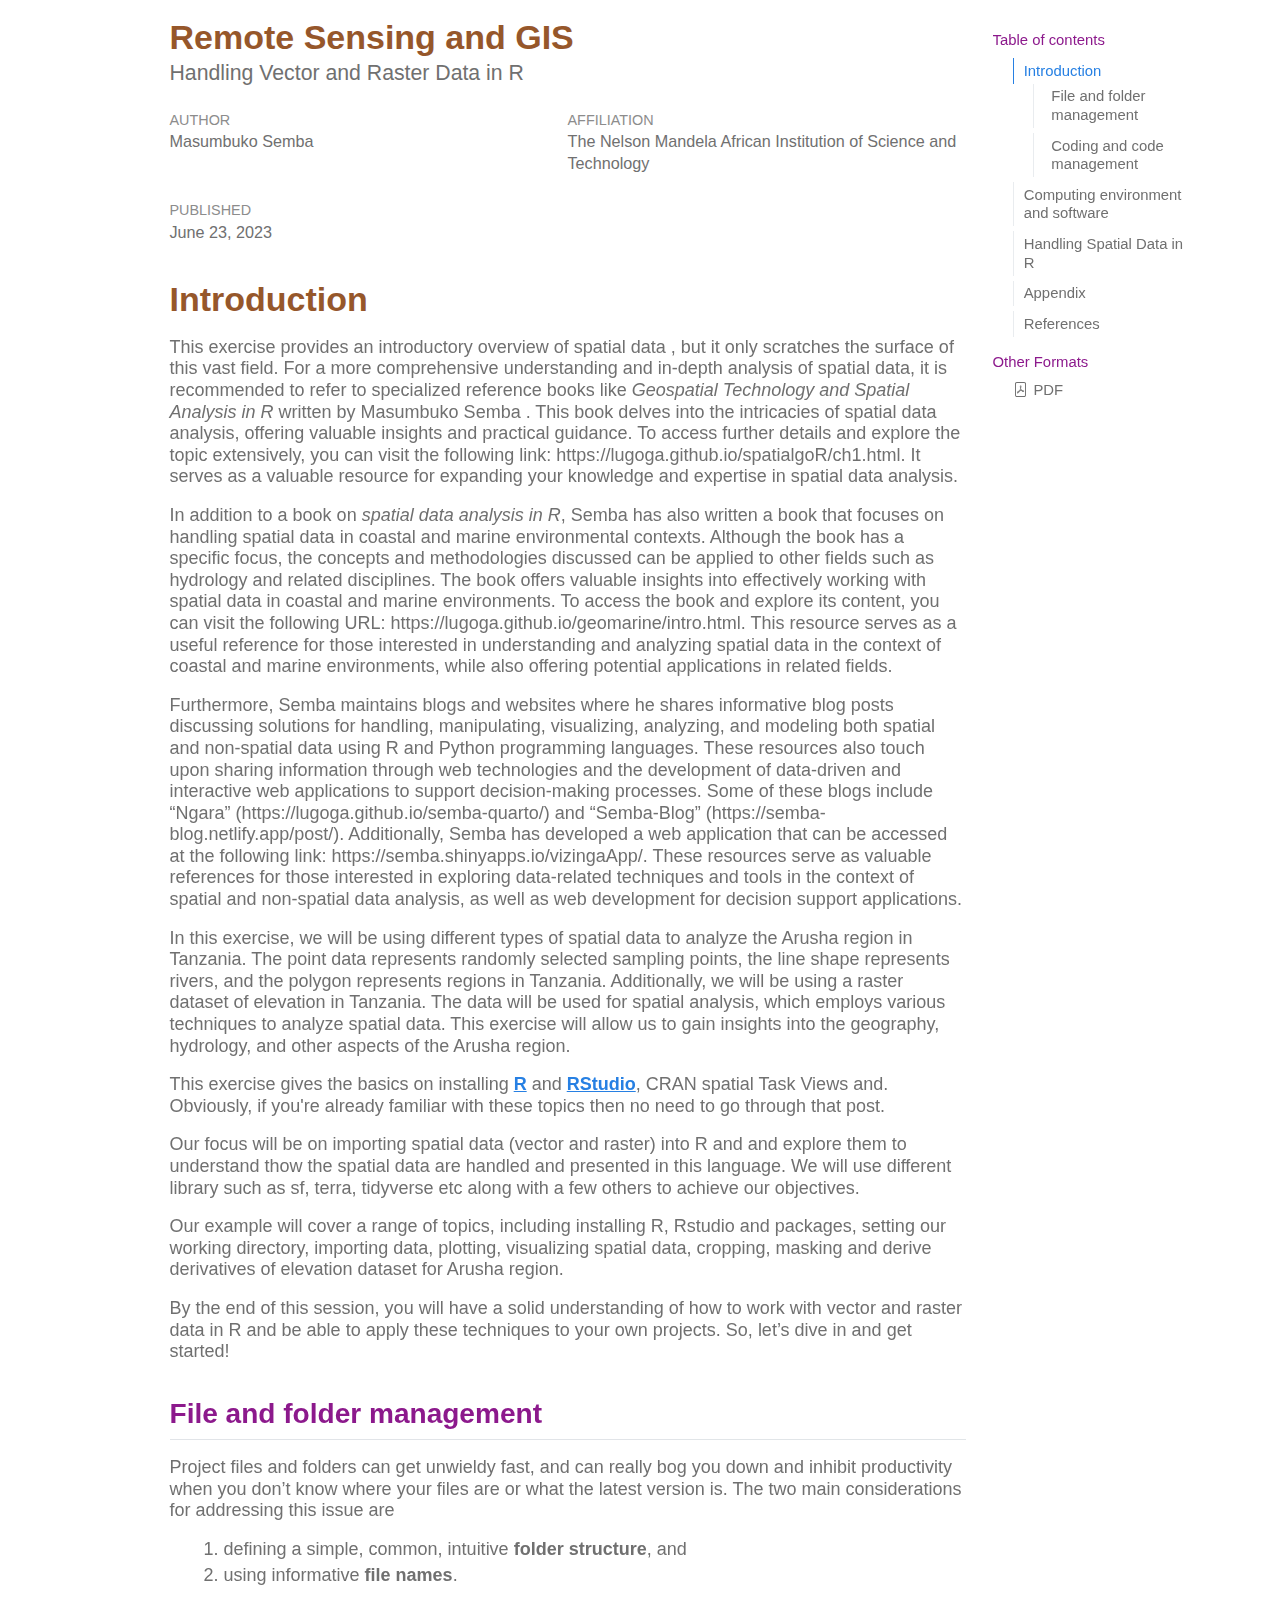
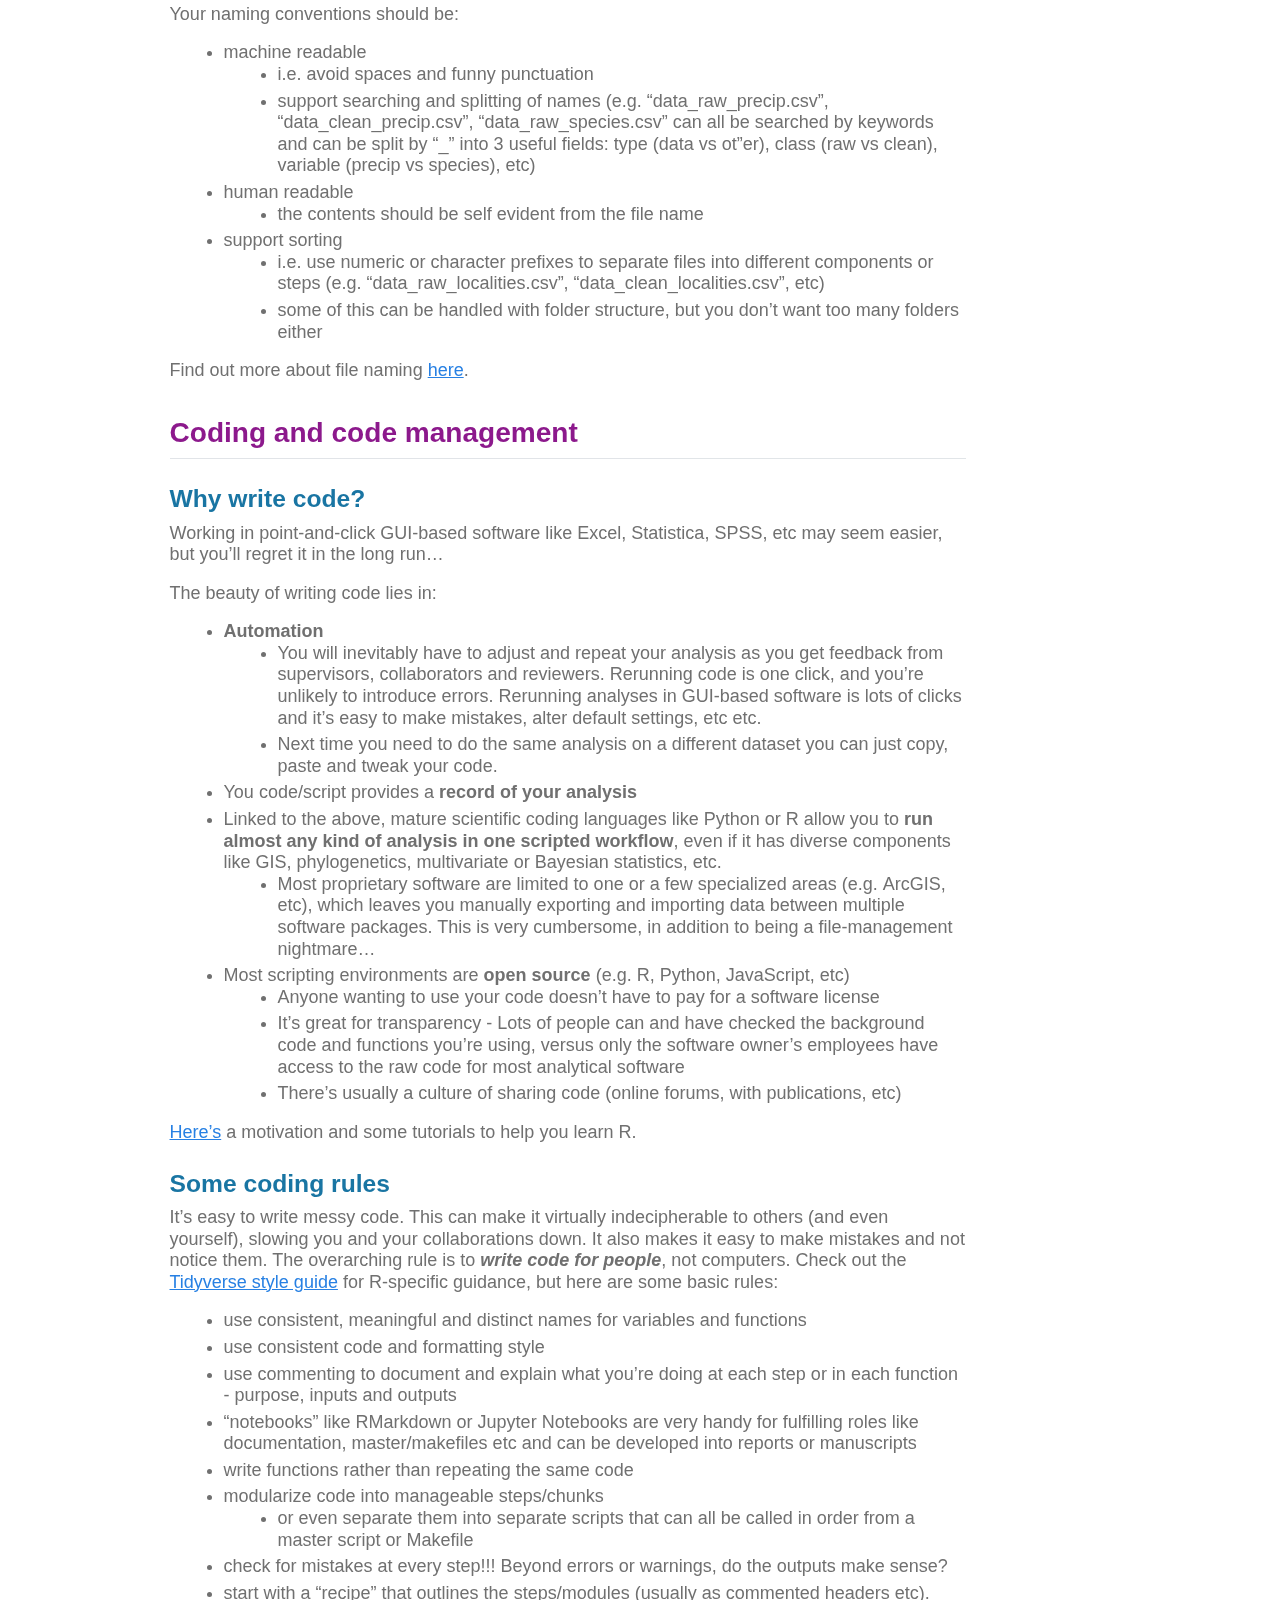
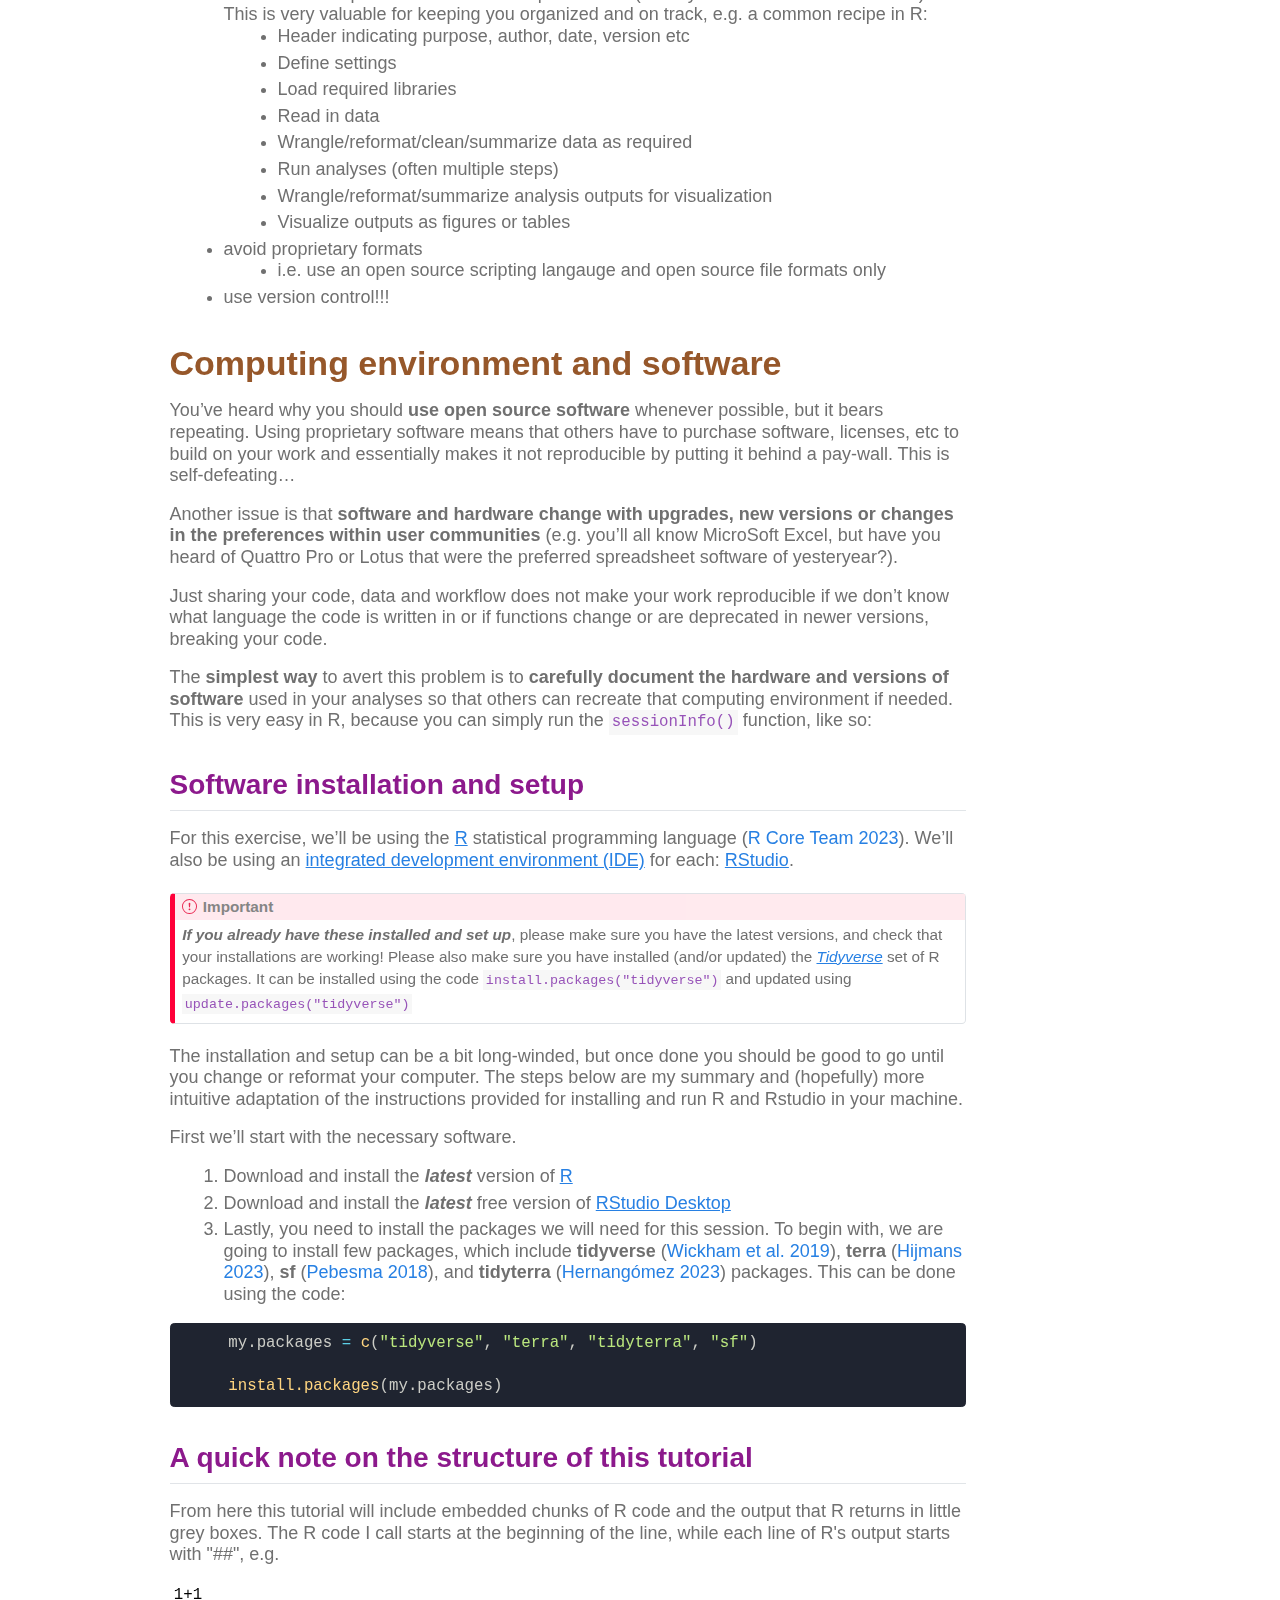
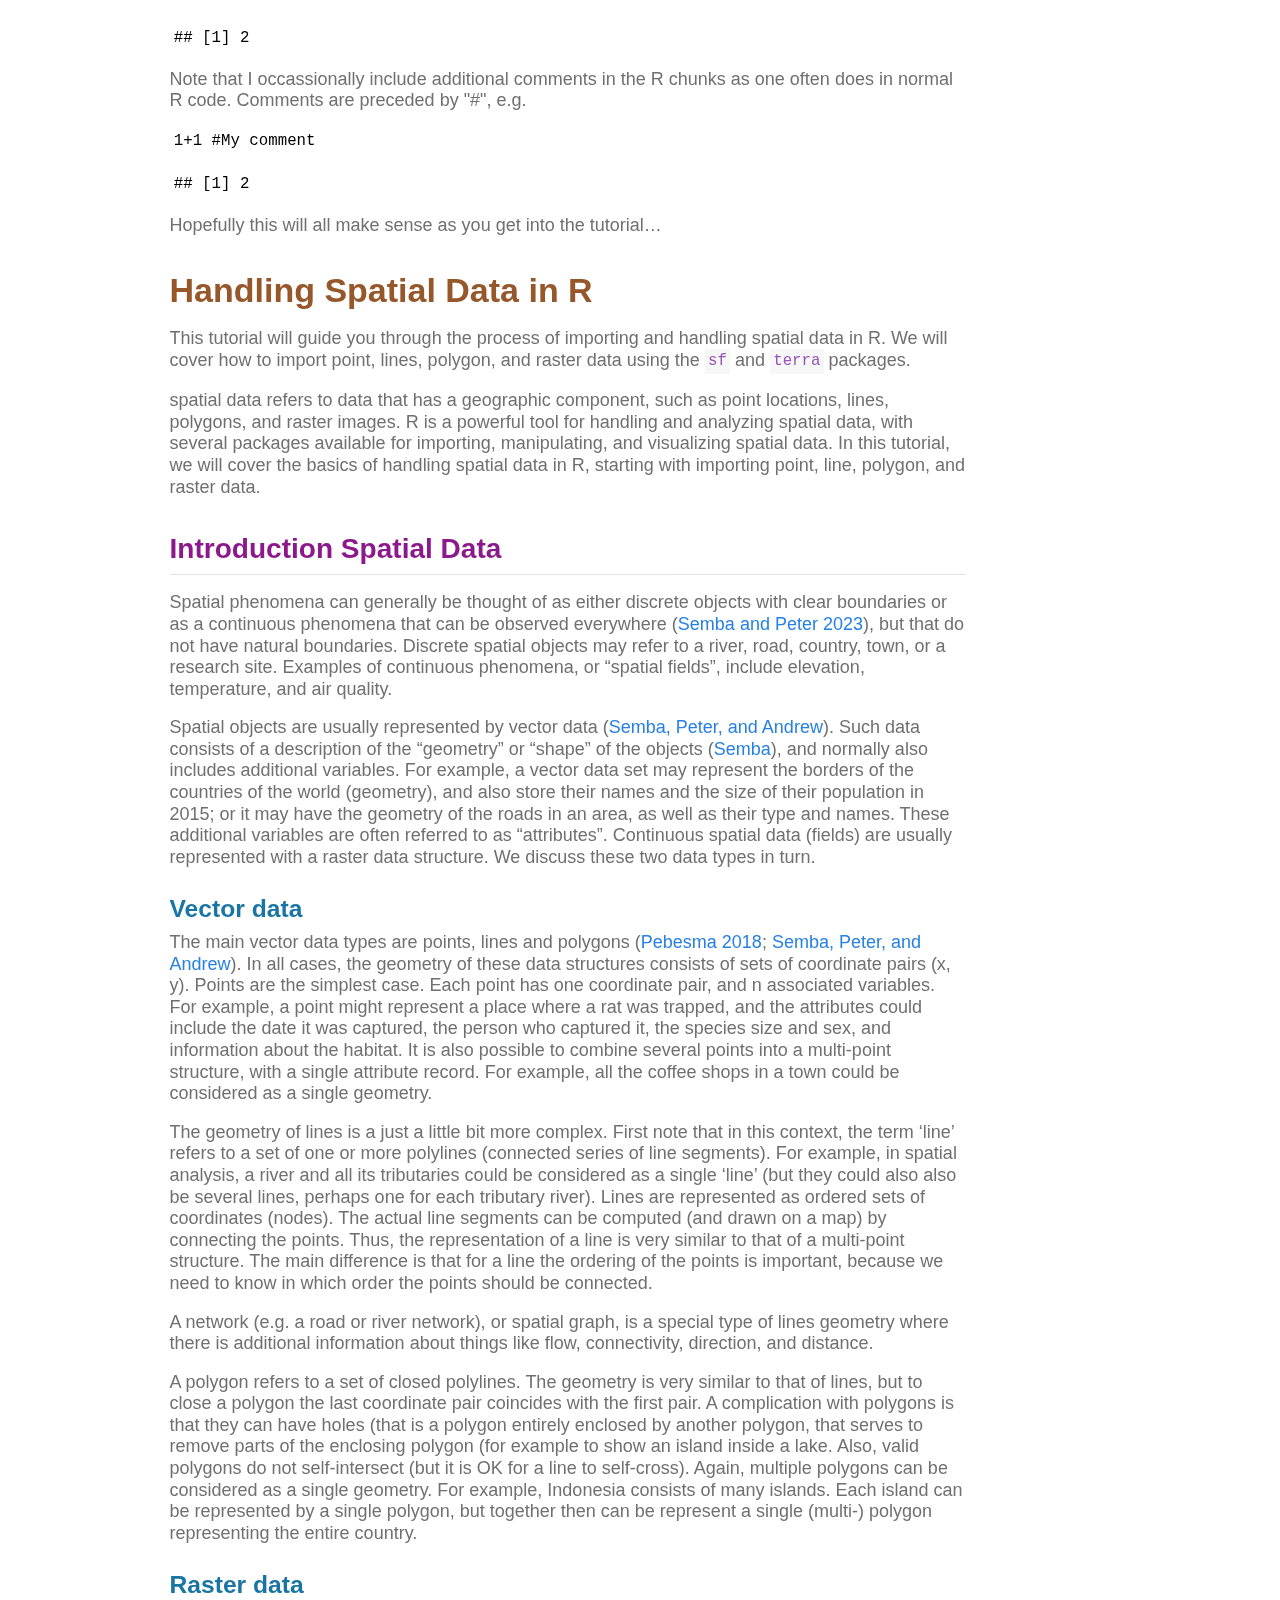
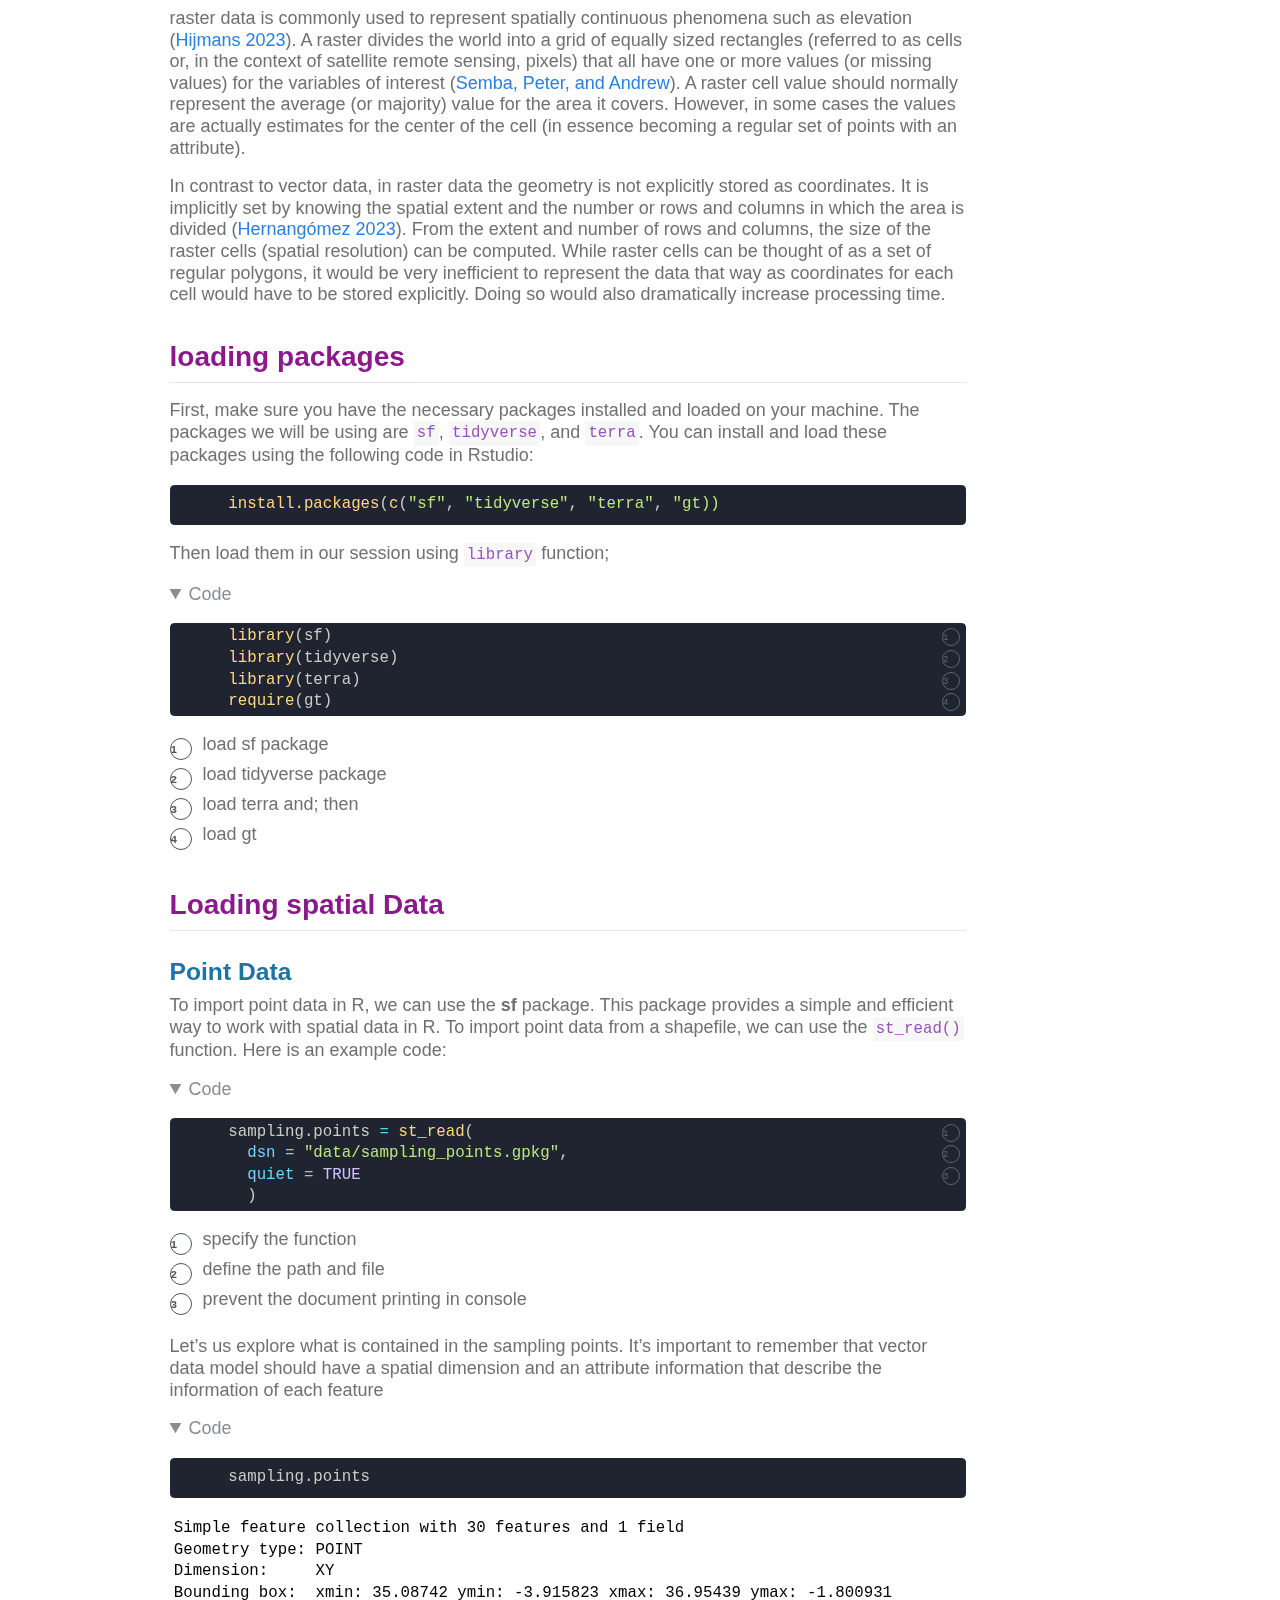
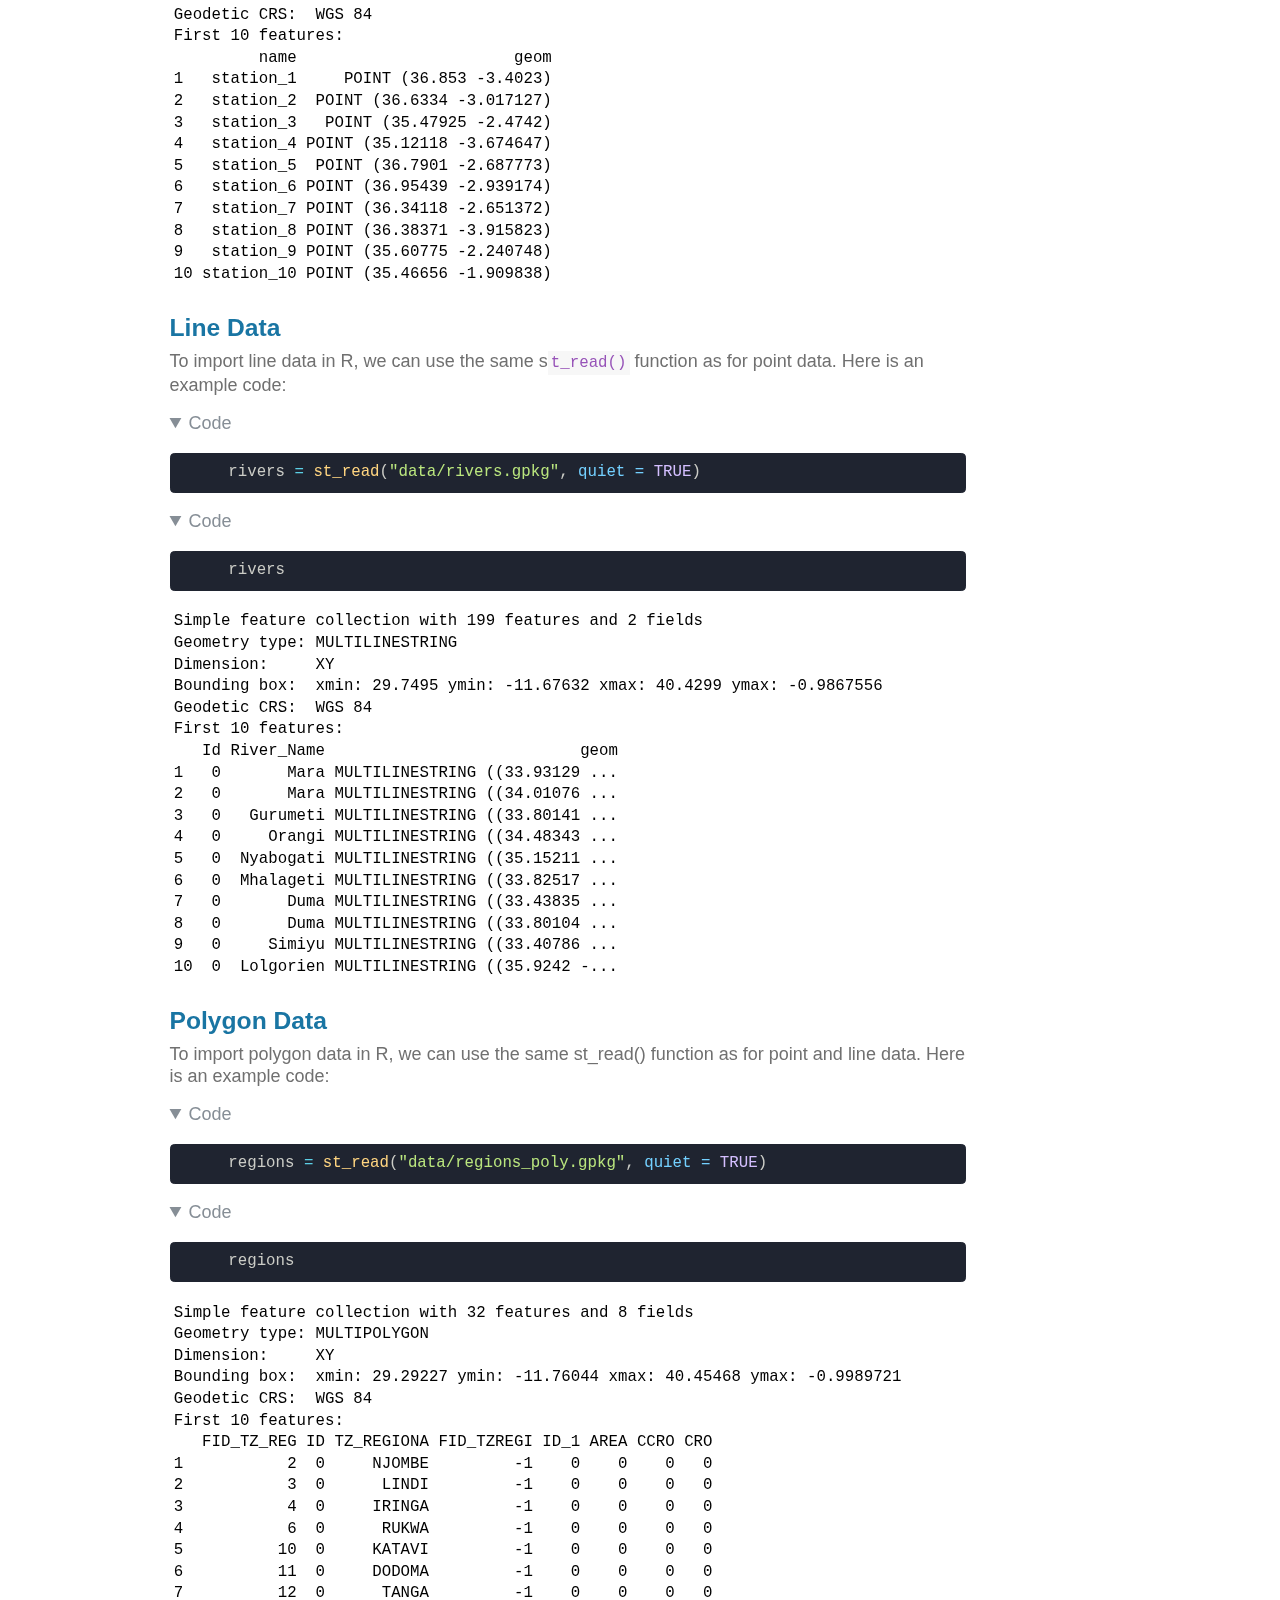
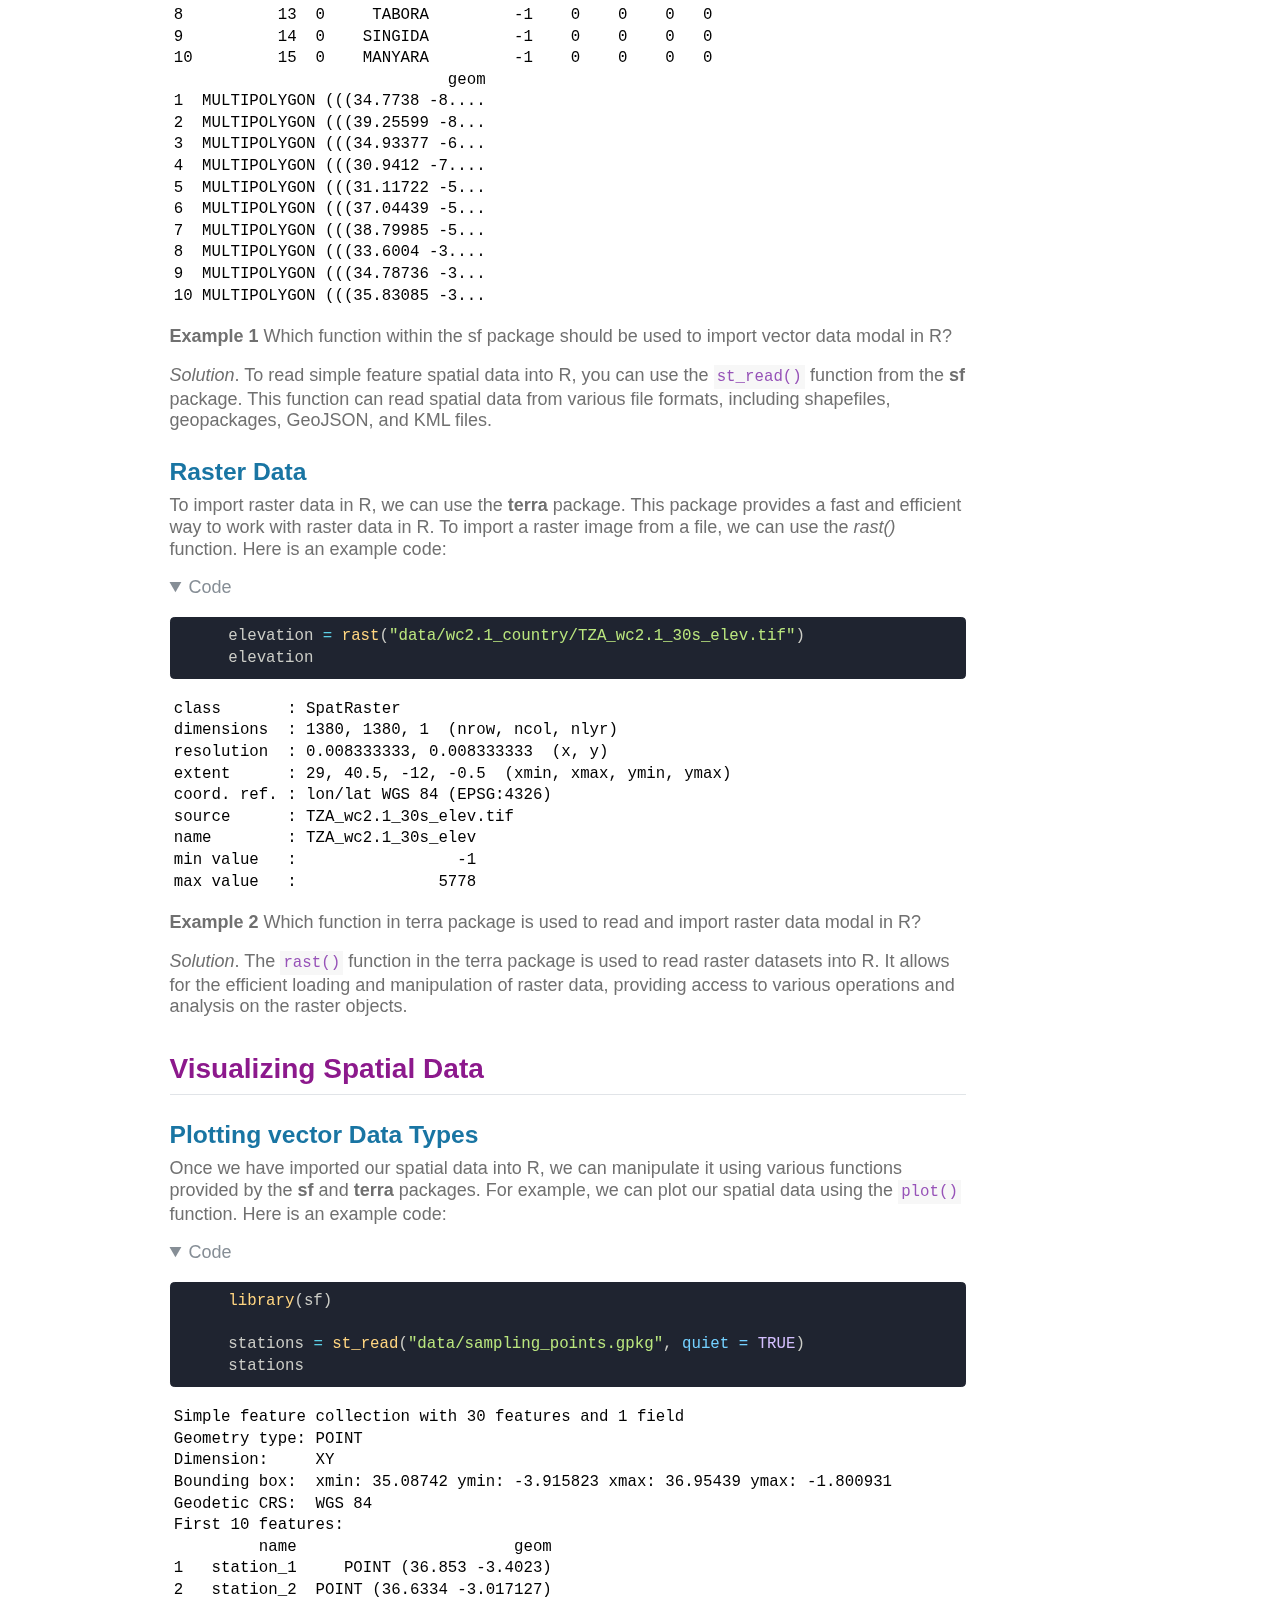
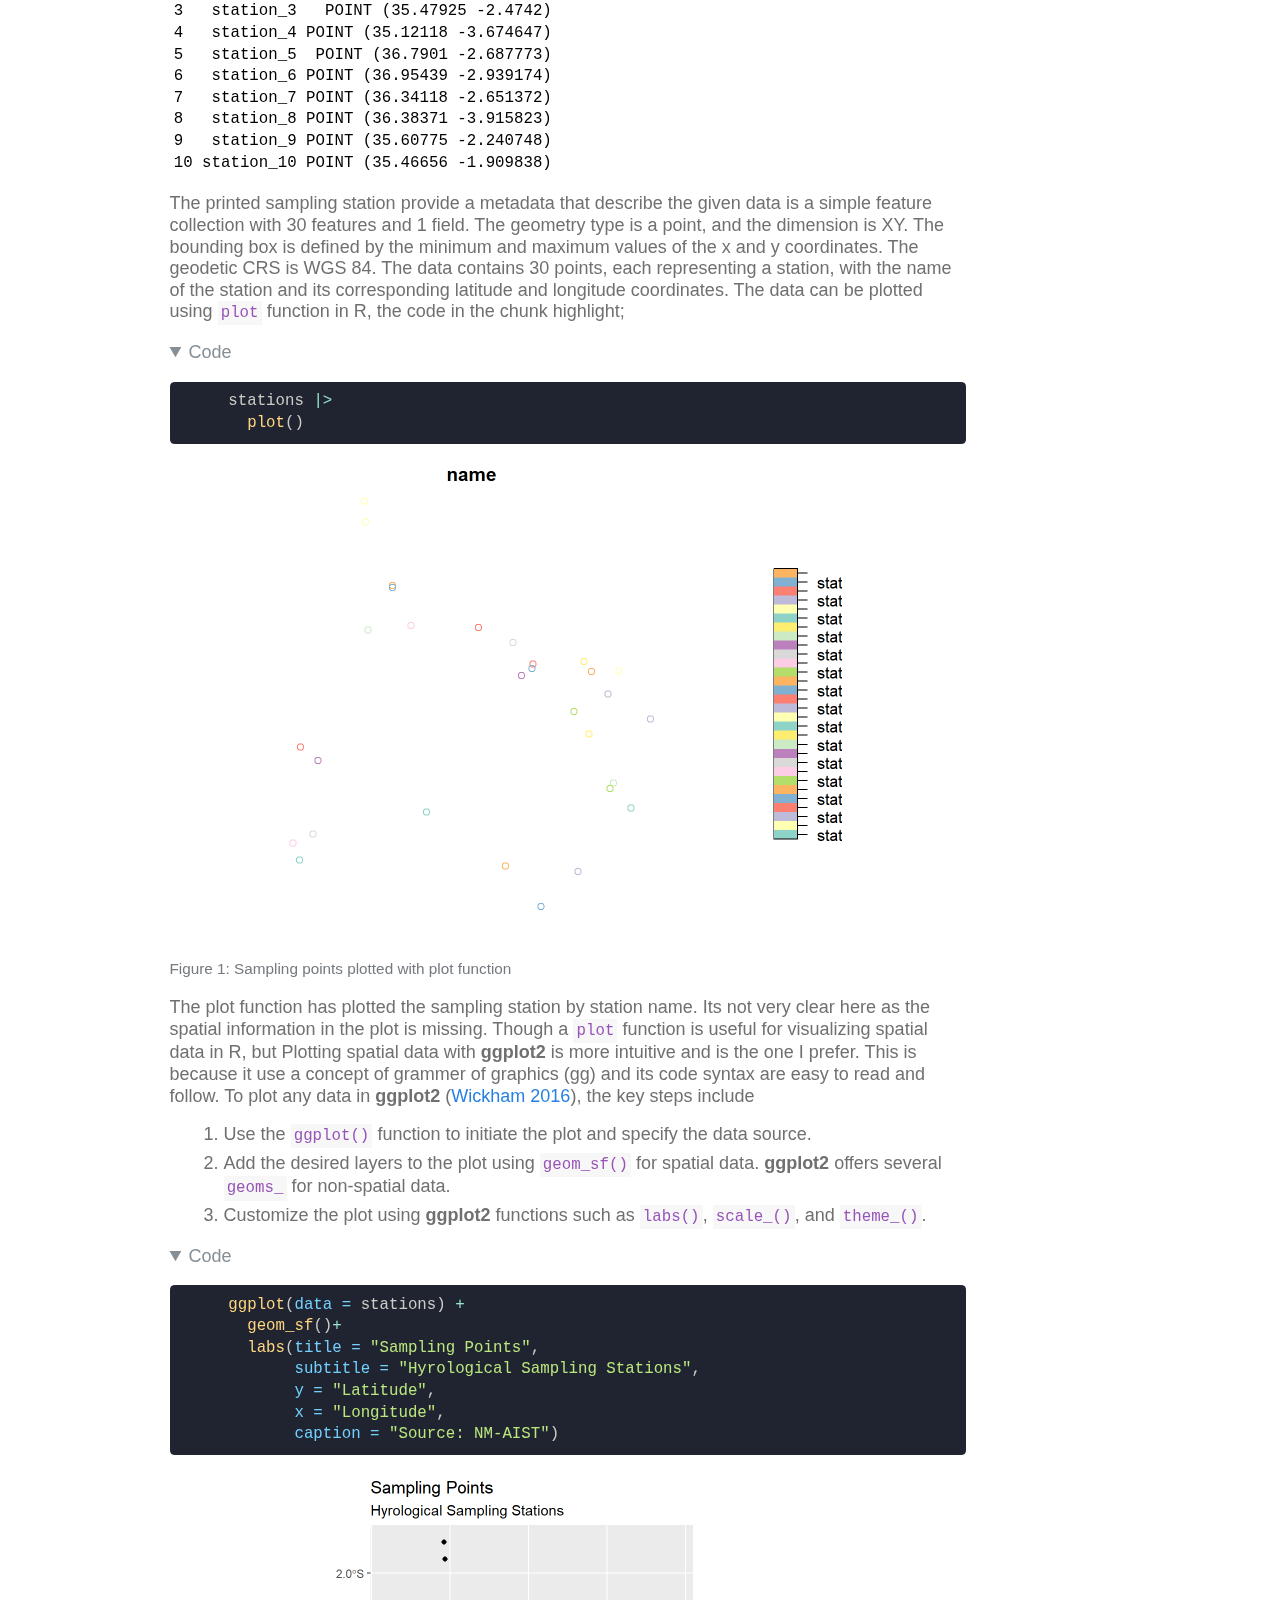
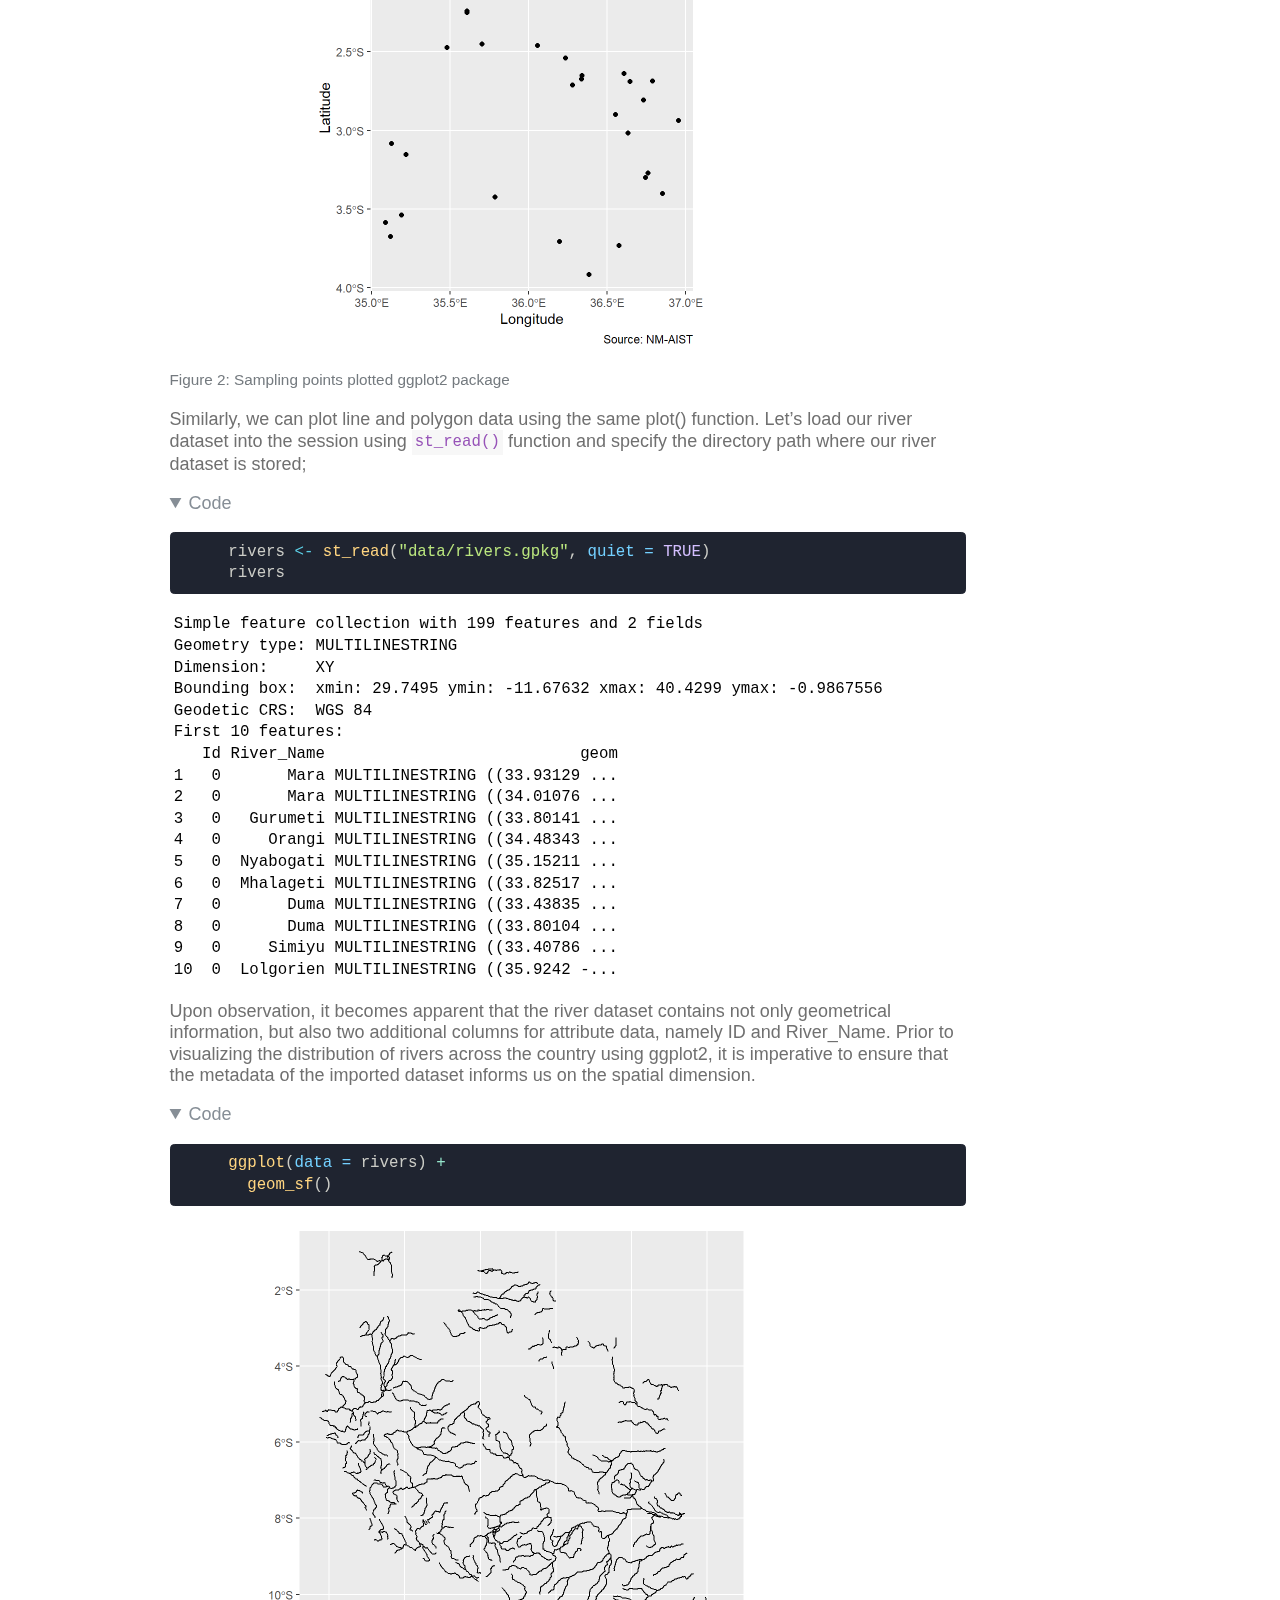
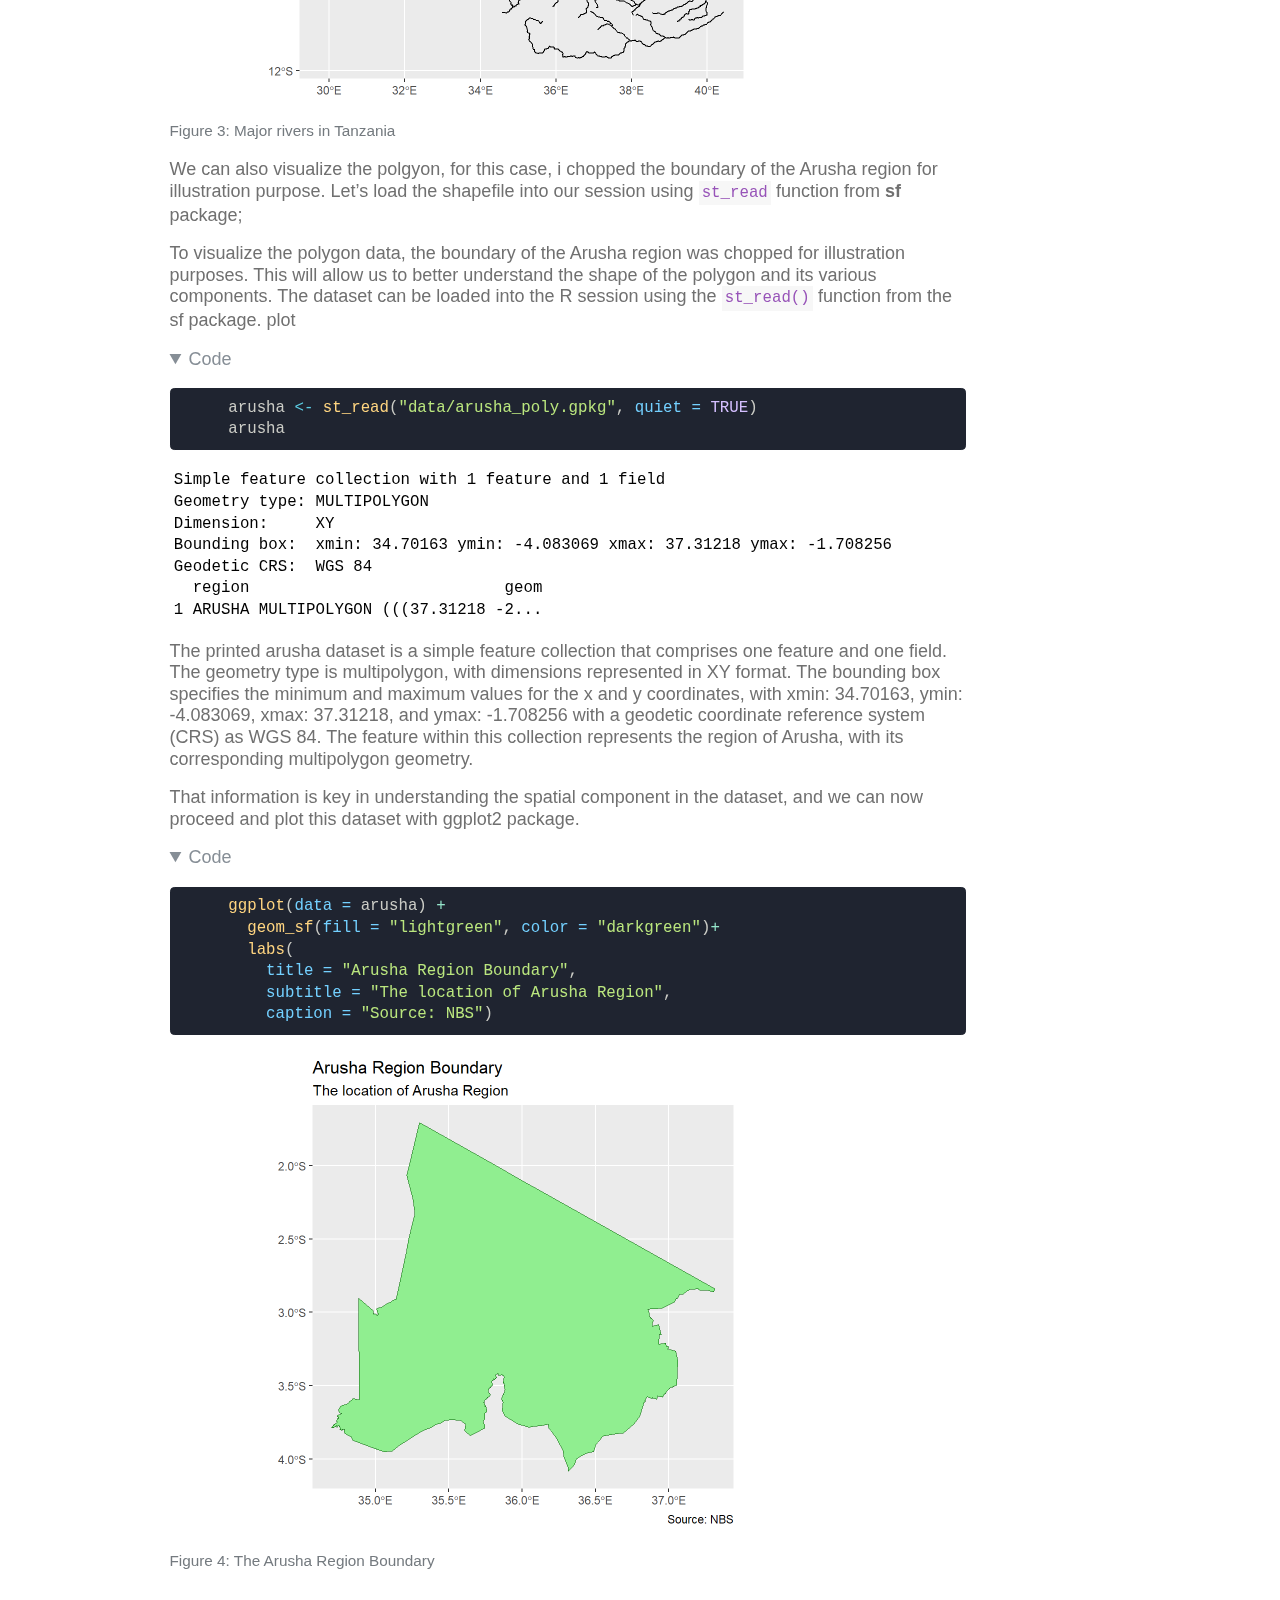
<file: exercise_one_handling.html>
<!DOCTYPE html>
<html xmlns="http://www.w3.org/1999/xhtml" lang="en" xml:lang="en"><head>

<meta charset="utf-8">
<meta name="generator" content="quarto-1.3.319">

<meta name="viewport" content="width=device-width, initial-scale=1.0, user-scalable=yes">

<meta name="author" content="Masumbuko Semba">
<meta name="dcterms.date" content="2023-06-23">

<title>Remote Sensing and GIS</title>
<style>
code{white-space: pre-wrap;}
span.smallcaps{font-variant: small-caps;}
div.columns{display: flex; gap: min(4vw, 1.5em);}
div.column{flex: auto; overflow-x: auto;}
div.hanging-indent{margin-left: 1.5em; text-indent: -1.5em;}
ul.task-list{list-style: none;}
ul.task-list li input[type="checkbox"] {
  width: 0.8em;
  margin: 0 0.8em 0.2em -1em; /* quarto-specific, see https://github.com/quarto-dev/quarto-cli/issues/4556 */ 
  vertical-align: middle;
}
/* CSS for syntax highlighting */
pre > code.sourceCode { white-space: pre; position: relative; }
pre > code.sourceCode > span { display: inline-block; line-height: 1.25; }
pre > code.sourceCode > span:empty { height: 1.2em; }
.sourceCode { overflow: visible; }
code.sourceCode > span { color: inherit; text-decoration: inherit; }
div.sourceCode { margin: 1em 0; }
pre.sourceCode { margin: 0; }
@media screen {
div.sourceCode { overflow: auto; }
}
@media print {
pre > code.sourceCode { white-space: pre-wrap; }
pre > code.sourceCode > span { text-indent: -5em; padding-left: 5em; }
}
pre.numberSource code
  { counter-reset: source-line 0; }
pre.numberSource code > span
  { position: relative; left: -4em; counter-increment: source-line; }
pre.numberSource code > span > a:first-child::before
  { content: counter(source-line);
    position: relative; left: -1em; text-align: right; vertical-align: baseline;
    border: none; display: inline-block;
    -webkit-touch-callout: none; -webkit-user-select: none;
    -khtml-user-select: none; -moz-user-select: none;
    -ms-user-select: none; user-select: none;
    padding: 0 4px; width: 4em;
  }
pre.numberSource { margin-left: 3em;  padding-left: 4px; }
div.sourceCode
  {   }
@media screen {
pre > code.sourceCode > span > a:first-child::before { text-decoration: underline; }
}
/* CSS for citations */
div.csl-bib-body { }
div.csl-entry {
  clear: both;
}
.hanging-indent div.csl-entry {
  margin-left:2em;
  text-indent:-2em;
}
div.csl-left-margin {
  min-width:2em;
  float:left;
}
div.csl-right-inline {
  margin-left:2em;
  padding-left:1em;
}
div.csl-indent {
  margin-left: 2em;
}</style>


<script src="exercise_one_handling_files/libs/clipboard/clipboard.min.js"></script>
<script src="exercise_one_handling_files/libs/quarto-html/quarto.js"></script>
<script src="exercise_one_handling_files/libs/quarto-html/popper.min.js"></script>
<script src="exercise_one_handling_files/libs/quarto-html/tippy.umd.min.js"></script>
<script src="exercise_one_handling_files/libs/quarto-html/anchor.min.js"></script>
<link href="exercise_one_handling_files/libs/quarto-html/tippy.css" rel="stylesheet">
<link href="exercise_one_handling_files/libs/quarto-html/quarto-syntax-highlighting.css" rel="stylesheet" id="quarto-text-highlighting-styles">
<script src="exercise_one_handling_files/libs/bootstrap/bootstrap.min.js"></script>
<link href="exercise_one_handling_files/libs/bootstrap/bootstrap-icons.css" rel="stylesheet">
<link href="exercise_one_handling_files/libs/bootstrap/bootstrap.min.css" rel="stylesheet" id="quarto-bootstrap" data-mode="light">


<link rel="stylesheet" href="style_mie.css">
</head>

<body>

<div id="quarto-content" class="page-columns page-rows-contents page-layout-article">
<div id="quarto-margin-sidebar" class="sidebar margin-sidebar">
  <nav id="TOC" role="doc-toc" class="toc-active">
    <h2 id="toc-title">Table of contents</h2>
   
  <ul>
  <li><a href="#introduction" id="toc-introduction" class="nav-link active" data-scroll-target="#introduction">Introduction</a>
  <ul class="collapse">
  <li><a href="#file-and-folder-management" id="toc-file-and-folder-management" class="nav-link" data-scroll-target="#file-and-folder-management">File and folder management</a></li>
  <li><a href="#coding-and-code-management" id="toc-coding-and-code-management" class="nav-link" data-scroll-target="#coding-and-code-management">Coding and code management</a>
  <ul class="collapse">
  <li><a href="#why-write-code" id="toc-why-write-code" class="nav-link" data-scroll-target="#why-write-code"><strong>Why write code?</strong></a></li>
  <li><a href="#some-coding-rules" id="toc-some-coding-rules" class="nav-link" data-scroll-target="#some-coding-rules"><strong>Some coding rules</strong></a></li>
  </ul></li>
  </ul></li>
  <li><a href="#computing-environment-and-software" id="toc-computing-environment-and-software" class="nav-link" data-scroll-target="#computing-environment-and-software">Computing environment and software</a>
  <ul class="collapse">
  <li><a href="#sec-software" id="toc-sec-software" class="nav-link" data-scroll-target="#sec-software">Software installation and setup</a></li>
  <li><a href="#a-quick-note-on-the-structure-of-this-tutorial" id="toc-a-quick-note-on-the-structure-of-this-tutorial" class="nav-link" data-scroll-target="#a-quick-note-on-the-structure-of-this-tutorial">A quick note on the structure of this tutorial</a></li>
  </ul></li>
  <li><a href="#handling-spatial-data-in-r" id="toc-handling-spatial-data-in-r" class="nav-link" data-scroll-target="#handling-spatial-data-in-r">Handling Spatial Data in R</a>
  <ul class="collapse">
  <li><a href="#introduction-spatial-data" id="toc-introduction-spatial-data" class="nav-link" data-scroll-target="#introduction-spatial-data">Introduction Spatial Data</a>
  <ul class="collapse">
  <li><a href="#vector-data" id="toc-vector-data" class="nav-link" data-scroll-target="#vector-data">Vector data</a></li>
  <li><a href="#raster-data" id="toc-raster-data" class="nav-link" data-scroll-target="#raster-data">Raster data</a></li>
  </ul></li>
  <li><a href="#loading-packages" id="toc-loading-packages" class="nav-link" data-scroll-target="#loading-packages">loading packages</a></li>
  <li><a href="#loading-spatial-data" id="toc-loading-spatial-data" class="nav-link" data-scroll-target="#loading-spatial-data">Loading spatial Data</a>
  <ul class="collapse">
  <li><a href="#point-data" id="toc-point-data" class="nav-link" data-scroll-target="#point-data">Point Data</a></li>
  <li><a href="#line-data" id="toc-line-data" class="nav-link" data-scroll-target="#line-data">Line Data</a></li>
  <li><a href="#polygon-data" id="toc-polygon-data" class="nav-link" data-scroll-target="#polygon-data">Polygon Data</a></li>
  <li><a href="#raster-data-1" id="toc-raster-data-1" class="nav-link" data-scroll-target="#raster-data-1">Raster Data</a></li>
  </ul></li>
  <li><a href="#visualizing-spatial-data" id="toc-visualizing-spatial-data" class="nav-link" data-scroll-target="#visualizing-spatial-data">Visualizing Spatial Data</a>
  <ul class="collapse">
  <li><a href="#plotting-vector-data-types" id="toc-plotting-vector-data-types" class="nav-link" data-scroll-target="#plotting-vector-data-types">Plotting vector Data Types</a></li>
  <li><a href="#plotting-raster-data" id="toc-plotting-raster-data" class="nav-link" data-scroll-target="#plotting-raster-data">Plotting Raster Data</a></li>
  </ul></li>
  <li><a href="#manipulating-spatial-data" id="toc-manipulating-spatial-data" class="nav-link" data-scroll-target="#manipulating-spatial-data">Manipulating Spatial Data</a>
  <ul class="collapse">
  <li><a href="#sec-crop" id="toc-sec-crop" class="nav-link" data-scroll-target="#sec-crop">Cropping raster</a></li>
  <li><a href="#sec-mask" id="toc-sec-mask" class="nav-link" data-scroll-target="#sec-mask">Masking raster</a></li>
  <li><a href="#sec-extract" id="toc-sec-extract" class="nav-link" data-scroll-target="#sec-extract">Extracting elevation values</a></li>
  </ul></li>
  <li><a href="#temperature" id="toc-temperature" class="nav-link" data-scroll-target="#temperature">Temperature</a></li>
  <li><a href="#derivatives-from-raster" id="toc-derivatives-from-raster" class="nav-link" data-scroll-target="#derivatives-from-raster">Derivatives from raster</a></li>
  <li><a href="#conclusion" id="toc-conclusion" class="nav-link" data-scroll-target="#conclusion">Conclusion</a></li>
  </ul></li>
  <li><a href="#appendix" id="toc-appendix" class="nav-link" data-scroll-target="#appendix">Appendix</a>
  <ul class="collapse">
  <li><a href="#vector-data-issues" id="toc-vector-data-issues" class="nav-link" data-scroll-target="#vector-data-issues">vector data issues</a></li>
  <li><a href="#spatial-resolution-in-raster" id="toc-spatial-resolution-in-raster" class="nav-link" data-scroll-target="#spatial-resolution-in-raster">Spatial resolution in Raster</a></li>
  <li><a href="#session-information" id="toc-session-information" class="nav-link" data-scroll-target="#session-information">Session Information</a></li>
  </ul></li>
  <li><a href="#references" id="toc-references" class="nav-link" data-scroll-target="#references">References</a></li>
  </ul>
<div class="quarto-alternate-formats"><h2>Other Formats</h2><ul><li><a href="exercise_one_handling.pdf"><i class="bi bi-file-pdf"></i>PDF</a></li></ul></div></nav>
</div>
<main class="content" id="quarto-document-content">

<header id="title-block-header" class="quarto-title-block default">
<div class="quarto-title">
<h1 class="title">Remote Sensing and GIS</h1>
<p class="subtitle lead">Handling Vector and Raster Data in R</p>
</div>


<div class="quarto-title-meta-author">
  <div class="quarto-title-meta-heading">Author</div>
  <div class="quarto-title-meta-heading">Affiliation</div>
  
    <div class="quarto-title-meta-contents">
    <p class="author">Masumbuko Semba </p>
  </div>
    <div class="quarto-title-meta-contents">
        <p class="affiliation">
            The Nelson Mandela African Institution of Science and Technology
          </p>
      </div>
    </div>

<div class="quarto-title-meta">

      
    <div>
    <div class="quarto-title-meta-heading">Published</div>
    <div class="quarto-title-meta-contents">
      <p class="date">June 23, 2023</p>
    </div>
  </div>
  
    
  </div>
  

</header>

<section id="introduction" class="level1">
<h1>Introduction</h1>
<p>This exercise provides an introductory overview of spatial data , but it only scratches the surface of this vast field. For a more comprehensive understanding and in-depth analysis of spatial data, it is recommended to refer to specialized reference books like <em>Geospatial Technology and Spatial Analysis in R</em> written by Masumbuko Semba . This book delves into the intricacies of spatial data analysis, offering valuable insights and practical guidance. To access further details and explore the topic extensively, you can visit the following link: https://lugoga.github.io/spatialgoR/ch1.html. It serves as a valuable resource for expanding your knowledge and expertise in spatial data analysis.</p>
<p>In addition to a book on <em>spatial data analysis in R</em>, Semba has also written a book that focuses on handling spatial data in coastal and marine environmental contexts. Although the book has a specific focus, the concepts and methodologies discussed can be applied to other fields such as hydrology and related disciplines. The book offers valuable insights into effectively working with spatial data in coastal and marine environments. To access the book and explore its content, you can visit the following URL: https://lugoga.github.io/geomarine/intro.html. This resource serves as a useful reference for those interested in understanding and analyzing spatial data in the context of coastal and marine environments, while also offering potential applications in related fields.</p>
<p>Furthermore, Semba maintains blogs and websites where he shares informative blog posts discussing solutions for handling, manipulating, visualizing, analyzing, and modeling both spatial and non-spatial data using R and Python programming languages. These resources also touch upon sharing information through web technologies and the development of data-driven and interactive web applications to support decision-making processes. Some of these blogs include “Ngara” (https://lugoga.github.io/semba-quarto/) and “Semba-Blog” (https://semba-blog.netlify.app/post/). Additionally, Semba has developed a web application that can be accessed at the following link: https://semba.shinyapps.io/vizingaApp/. These resources serve as valuable references for those interested in exploring data-related techniques and tools in the context of spatial and non-spatial data analysis, as well as web development for decision support applications.</p>
<p>In this exercise, we will be using different types of spatial data to analyze the Arusha region in Tanzania. The point data represents randomly selected sampling points, the line shape represents rivers, and the polygon represents regions in Tanzania. Additionally, we will be using a raster dataset of elevation in Tanzania. The data will be used for spatial analysis, which employs various techniques to analyze spatial data. This exercise will allow us to gain insights into the geography, hydrology, and other aspects of the Arusha region.</p>
<p>This exercise gives the basics on installing <a href="https://cran.r-project.org/"><strong>R</strong></a> and <a href="https://www.rstudio.com/products/RStudio/"><strong>RStudio</strong></a>, CRAN spatial Task Views and. Obviously, if you're already familiar with these topics then no need to go through that post.</p>
<p>Our focus will be on importing spatial data (vector and raster) into R and and explore them to understand thow the spatial data are handled and presented in this language. We will use different library such as sf, terra, tidyverse etc along with a few others to achieve our objectives.</p>
<p>Our example will cover a range of topics, including installing R, Rstudio and packages, setting our working directory, importing data, plotting, visualizing spatial data, cropping, masking and derive derivatives of elevation dataset for Arusha region.</p>
<p>By the end of this session, you will have a solid understanding of how to work with vector and raster data in R and be able to apply these techniques to your own projects. So, let’s dive in and get started!</p>
<section id="file-and-folder-management" class="level2">
<h2 class="anchored" data-anchor-id="file-and-folder-management">File and folder management</h2>
<p>Project files and folders can get unwieldy fast, and can really bog you down and inhibit productivity when you don’t know where your files are or what the latest version is. The two main considerations for addressing this issue are</p>
<ol type="a">
<li>defining a simple, common, intuitive <strong>folder structure</strong>, and</li>
<li>using informative <strong>file names</strong>.</li>
</ol>
<p>Your naming conventions should be:</p>
<ul>
<li>machine readable
<ul>
<li>i.e.&nbsp;avoid spaces and funny punctuation</li>
<li>support searching and splitting of names (e.g.&nbsp;“data_raw_precip.csv”, “data_clean_precip.csv”, “data_raw_species.csv” can all be searched by keywords and can be split by “_” into 3 useful fields: type (data vs ot”er), class (raw vs clean), variable (precip vs species), etc)</li>
</ul></li>
<li>human readable
<ul>
<li>the contents should be self evident from the file name</li>
</ul></li>
<li>support sorting
<ul>
<li>i.e.&nbsp;use numeric or character prefixes to separate files into different components or steps (e.g.&nbsp;“data_raw_localities.csv”, “data_clean_localities.csv”, etc)</li>
<li>some of this can be handled with folder structure, but you don’t want too many folders either</li>
</ul></li>
</ul>
<p>Find out more about file naming <a href="https://bookdown.org/content/d1e53ac9-28ce-472f-bc2c-f499f18264a3/names.html">here</a>.</p>
</section>
<section id="coding-and-code-management" class="level2">
<h2 class="anchored" data-anchor-id="coding-and-code-management">Coding and code management</h2>
<section id="why-write-code" class="level3">
<h3 class="anchored" data-anchor-id="why-write-code"><strong>Why write code?</strong></h3>
<p>Working in point-and-click GUI-based software like Excel, Statistica, SPSS, etc may seem easier, but you’ll regret it in the long run…</p>
<p>The beauty of writing code lies in:</p>
<ul>
<li><strong>Automation</strong>
<ul>
<li>You will inevitably have to adjust and repeat your analysis as you get feedback from supervisors, collaborators and reviewers. Rerunning code is one click, and you’re unlikely to introduce errors. Rerunning analyses in GUI-based software is lots of clicks and it’s easy to make mistakes, alter default settings, etc etc.</li>
<li>Next time you need to do the same analysis on a different dataset you can just copy, paste and tweak your code.</li>
</ul></li>
<li>You code/script provides a <strong>record of your analysis</strong></li>
<li>Linked to the above, mature scientific coding languages like Python or R allow you to <strong>run almost any kind of analysis in one scripted workflow</strong>, even if it has diverse components like GIS, phylogenetics, multivariate or Bayesian statistics, etc.
<ul>
<li>Most proprietary software are limited to one or a few specialized areas (e.g.&nbsp;ArcGIS, etc), which leaves you manually exporting and importing data between multiple software packages. This is very cumbersome, in addition to being a file-management nightmare…</li>
</ul></li>
<li>Most scripting environments are <strong>open source</strong> (e.g.&nbsp;R, Python, JavaScript, etc)
<ul>
<li>Anyone wanting to use your code doesn’t have to pay for a software license</li>
<li>It’s great for transparency - Lots of people can and have checked the background code and functions you’re using, versus only the software owner’s employees have access to the raw code for most analytical software</li>
<li>There’s usually a culture of sharing code (online forums, with publications, etc)</li>
</ul></li>
</ul>
<p><a href="https://fynbos.saeon.ac.za/docs/learningr/why-learn-r/">Here’s</a> a motivation and some tutorials to help you learn R.</p>
</section>
<section id="some-coding-rules" class="level3">
<h3 class="anchored" data-anchor-id="some-coding-rules"><strong>Some coding rules</strong></h3>
<p>It’s easy to write messy code. This can make it virtually indecipherable to others (and even yourself), slowing you and your collaborations down. It also makes it easy to make mistakes and not notice them. The overarching rule is to <strong><em>write code for people</em></strong>, not computers. Check out the <a href="https://style.tidyverse.org/index.html">Tidyverse style guide</a> for R-specific guidance, but here are some basic rules:</p>
<ul>
<li>use consistent, meaningful and distinct names for variables and functions</li>
<li>use consistent code and formatting style</li>
<li>use commenting to document and explain what you’re doing at each step or in each function - purpose, inputs and outputs</li>
<li>“notebooks” like RMarkdown or Jupyter Notebooks are very handy for fulfilling roles like documentation, master/makefiles etc and can be developed into reports or manuscripts</li>
<li>write functions rather than repeating the same code</li>
<li>modularize code into manageable steps/chunks
<ul>
<li>or even separate them into separate scripts that can all be called in order from a master script or Makefile</li>
</ul></li>
<li>check for mistakes at every step!!! Beyond errors or warnings, do the outputs make sense?</li>
<li>start with a “recipe” that outlines the steps/modules (usually as commented headers etc). This is very valuable for keeping you organized and on track, e.g.&nbsp;a common recipe in R:
<ul>
<li>Header indicating purpose, author, date, version etc</li>
<li>Define settings</li>
<li>Load required libraries</li>
<li>Read in data</li>
<li>Wrangle/reformat/clean/summarize data as required</li>
<li>Run analyses (often multiple steps)</li>
<li>Wrangle/reformat/summarize analysis outputs for visualization</li>
<li>Visualize outputs as figures or tables</li>
</ul></li>
<li>avoid proprietary formats
<ul>
<li>i.e.&nbsp;use an open source scripting langauge and open source file formats only</li>
</ul></li>
<li>use version control!!!</li>
</ul>
<!-- **Version control** -->
<!-- Using version control tools like Git, SVN, etc can be challenging at first, but they can also hugely simplify your code development (and adaptation) process. While they were designed by software developers for software development, they are hugely useful for quantitative biology. -->
<!-- I can't speak authoritatively on version control systems (I've only ever used Git and [GitHub](https://github.com/)), but here are the advantages as I see them. This version is specific to Git, but I imagine they all have similar functions and functionality: -->
<!-- > Words in *italics* are technical terms used within GitHub. You can look them up [here](https://docs.github.com/en/get-started/quickstart). You'll also cover it in the brief tutorial you'll do when setting up your computer for the practical. -->
<!-- -   They generally help project management, especially **collaborations** -->
<!-- -   They allow you to **easily share code** with collaborators or the public at large - through *repositories* or *gists* (code snippets) -->
<!-- -   Users can easily **adapt or build on each others' code** by *forking* repositories and working on their own *branch*. -->
<!--     -   This is truly powerful!!! It allows you to **repeat/replicate analyses** but even build websites (like this one!), etc -->
<!-- -   While the whole **system is online**, you **can also work offline** by *cloning* the *repository* to your local machine. Once you have a local version you can *push* to or *pull* from the online repository to keep everything updated -->
<!-- -   **Changes are tracked and reversible** through *commits*. If you change the contents of a *repository* you must *commit* them and write a *commit message* before pulling or pushing to the online *repository*. Each *commit* is essentially a recoverable *version* that can be *compared* or *reverted* to -->
<!--     -   This is **the essence of version control** and magically frees you from folders full of lists of files named "mycode_final.R", "mycode_finalfinal.R", "myfinalcode_finalfinal.R" etc as per Figure \@ref(fig:documentnaming) -->
<!-- -   They allow collaborators or the public at large to **propose changes** via *pull requests* that allow you to *merge* their *forked branch* back to the *main (or master) branch* -->
<!-- -   They allow you to **accept and integrate changes seamlessly** when you accept and merge *pull requests* -->
<!-- -   They allow you to **keep written record of changes** through comments whenever a *commit* or *pull request* is made - these also track the user, date, time, etc and are useful for *blaming* when things go wrong -->
<!-- -   There's a system for ***assigning*** **logging and tracking *issues* and *feature requests*** -->
<!-- I'm sure this is all a bit much right now, but should make more sense after the practical... -->
<div style="page-break-after: always;"></div>
</section>
</section>
</section>
<section id="computing-environment-and-software" class="level1">
<h1>Computing environment and software</h1>
<p>You’ve heard why you should <strong>use open source software</strong> whenever possible, but it bears repeating. Using proprietary software means that others have to purchase software, licenses, etc to build on your work and essentially makes it not reproducible by putting it behind a pay-wall. This is self-defeating…</p>
<p>Another issue is that <strong>software and hardware change with upgrades, new versions or changes in the preferences within user communities</strong> (e.g.&nbsp;you’ll all know MicroSoft Excel, but have you heard of Quattro Pro or Lotus that were the preferred spreadsheet software of yesteryear?).</p>
<p>Just sharing your code, data and workflow does not make your work reproducible if we don’t know what language the code is written in or if functions change or are deprecated in newer versions, breaking your code.</p>
<p>The <strong>simplest way</strong> to avert this problem is to <strong>carefully document the hardware and versions of software</strong> used in your analyses so that others can recreate that computing environment if needed. This is very easy in R, because you can simply run the <code>sessionInfo()</code> function, like so:</p>
<section id="sec-software" class="level2">
<h2 class="anchored" data-anchor-id="sec-software">Software installation and setup</h2>
<p>For this exercise, we’ll be using the <a href="https://cran.r-project.org/">R</a> statistical programming language <span class="citation" data-cites="rlanguage">(<a href="#ref-rlanguage" role="doc-biblioref">R Core Team 2023</a>)</span>. We’ll also be using an <a href="https://en.wikipedia.org/wiki/Integrated_development_environment">integrated development environment (IDE)</a> for each: <a href="https://www.rstudio.com">RStudio</a>.</p>
<div class="callout callout-style-default callout-important callout-titled">
<div class="callout-header d-flex align-content-center">
<div class="callout-icon-container">
<i class="callout-icon"></i>
</div>
<div class="callout-title-container flex-fill">
Important
</div>
</div>
<div class="callout-body-container callout-body">
<p><strong><em>If you already have these installed and set up</em></strong>, please make sure you have the latest versions, and check that your installations are working! Please also make sure you have installed (and/or updated) the <a href="https://www.tidyverse.org/"><em>Tidyverse</em></a> set of R packages. It can be installed using the code <code>install.packages("tidyverse")</code> and updated using <code>update.packages("tidyverse")</code></p>
</div>
</div>
<p>The installation and setup can be a bit long-winded, but once done you should be good to go until you change or reformat your computer. The steps below are my summary and (hopefully) more intuitive adaptation of the instructions provided for installing and run R and Rstudio in your machine.</p>
<p>First we’ll start with the necessary software.</p>
<ol type="1">
<li>Download and install the <strong><em>latest</em></strong> version of <a href="https://cran.r-project.org/">R</a></li>
<li>Download and install the <strong><em>latest</em></strong> free version of <a href="https://www.rstudio.com/products/rstudio/download/">RStudio Desktop</a></li>
<li>Lastly, you need to install the packages we will need for this session. To begin with, we are going to install few packages, which include <strong>tidyverse</strong> <span class="citation" data-cites="tidyverse">(<a href="#ref-tidyverse" role="doc-biblioref">Wickham et al. 2019</a>)</span>, <strong>terra</strong> <span class="citation" data-cites="terra">(<a href="#ref-terra" role="doc-biblioref">Hijmans 2023</a>)</span>, <strong>sf</strong> <span class="citation" data-cites="sf">(<a href="#ref-sf" role="doc-biblioref">Pebesma 2018</a>)</span>, and <strong>tidyterra</strong> <span class="citation" data-cites="tidyterra">(<a href="#ref-tidyterra" role="doc-biblioref">Hernangómez 2023</a>)</span> packages. This can be done using the code:</li>
</ol>
<div class="sourceCode" id="cb1"><pre class="sourceCode numberSource r number-lines code-with-copy"><code class="sourceCode r"><span id="cb1-1"><a href="#cb1-1"></a>my.packages <span class="ot">=</span> <span class="fu">c</span>(<span class="st">"tidyverse"</span>, <span class="st">"terra"</span>, <span class="st">"tidyterra"</span>, <span class="st">"sf"</span>)</span>
<span id="cb1-2"><a href="#cb1-2"></a></span>
<span id="cb1-3"><a href="#cb1-3"></a><span class="fu">install.packages</span>(my.packages)</span></code><button title="Copy to Clipboard" class="code-copy-button"><i class="bi"></i></button></pre></div>
</section>
<section id="a-quick-note-on-the-structure-of-this-tutorial" class="level2">
<h2 class="anchored" data-anchor-id="a-quick-note-on-the-structure-of-this-tutorial">A quick note on the structure of this tutorial</h2>
<p>From here this tutorial will include embedded chunks of R code and the output that R returns in little grey boxes. The R code I call starts at the beginning of the line, while each line of R's output starts with "##", e.g.</p>
<pre><code>1+1</code></pre>
<pre><code>## [1] 2</code></pre>
<p>Note that I occassionally include additional comments in the R chunks as one often does in normal R code. Comments are preceded by "#", e.g.</p>
<pre><code>1+1 #My comment</code></pre>
<pre><code>## [1] 2</code></pre>
<p>Hopefully this will all make sense as you get into the tutorial…</p>
<div style="page-break-after: always;"></div>
</section>
</section>
<section id="handling-spatial-data-in-r" class="level1">
<h1>Handling Spatial Data in R</h1>
<p>This tutorial will guide you through the process of importing and handling spatial data in R. We will cover how to import point, lines, polygon, and raster data using the <code>sf</code> and <code>terra</code> packages.</p>
<p>spatial data refers to data that has a geographic component, such as point locations, lines, polygons, and raster images. R is a powerful tool for handling and analyzing spatial data, with several packages available for importing, manipulating, and visualizing spatial data. In this tutorial, we will cover the basics of handling spatial data in R, starting with importing point, line, polygon, and raster data.</p>
<section id="introduction-spatial-data" class="level2">
<h2 class="anchored" data-anchor-id="introduction-spatial-data">Introduction Spatial Data</h2>
<p>Spatial phenomena can generally be thought of as either discrete objects with clear boundaries or as a continuous phenomena that can be observed everywhere <span class="citation" data-cites="wior">(<a href="#ref-wior" role="doc-biblioref">Semba and Peter 2023</a>)</span>, but that do not have natural boundaries. Discrete spatial objects may refer to a river, road, country, town, or a research site. Examples of continuous phenomena, or “spatial fields”, include elevation, temperature, and air quality.</p>
<p>Spatial objects are usually represented by vector data <span class="citation" data-cites="geospatial">(<a href="#ref-geospatial" role="doc-biblioref">Semba, Peter, and Andrew</a>)</span>. Such data consists of a description of the “geometry” or “shape” of the objects <span class="citation" data-cites="geomarine">(<a href="#ref-geomarine" role="doc-biblioref">Semba</a>)</span>, and normally also includes additional variables. For example, a vector data set may represent the borders of the countries of the world (geometry), and also store their names and the size of their population in 2015; or it may have the geometry of the roads in an area, as well as their type and names. These additional variables are often referred to as “attributes”. Continuous spatial data (fields) are usually represented with a raster data structure. We discuss these two data types in turn.</p>
<section id="vector-data" class="level3">
<h3 class="anchored" data-anchor-id="vector-data">Vector data</h3>
<p>The main vector data types are points, lines and polygons <span class="citation" data-cites="sf geospatial">(<a href="#ref-sf" role="doc-biblioref">Pebesma 2018</a>; <a href="#ref-geospatial" role="doc-biblioref">Semba, Peter, and Andrew</a>)</span>. In all cases, the geometry of these data structures consists of sets of coordinate pairs (x, y). Points are the simplest case. Each point has one coordinate pair, and n associated variables. For example, a point might represent a place where a rat was trapped, and the attributes could include the date it was captured, the person who captured it, the species size and sex, and information about the habitat. It is also possible to combine several points into a multi-point structure, with a single attribute record. For example, all the coffee shops in a town could be considered as a single geometry.</p>
<p>The geometry of lines is a just a little bit more complex. First note that in this context, the term ‘line’ refers to a set of one or more polylines (connected series of line segments). For example, in spatial analysis, a river and all its tributaries could be considered as a single ‘line’ (but they could also also be several lines, perhaps one for each tributary river). Lines are represented as ordered sets of coordinates (nodes). The actual line segments can be computed (and drawn on a map) by connecting the points. Thus, the representation of a line is very similar to that of a multi-point structure. The main difference is that for a line the ordering of the points is important, because we need to know in which order the points should be connected.</p>
<p>A network (e.g.&nbsp;a road or river network), or spatial graph, is a special type of lines geometry where there is additional information about things like flow, connectivity, direction, and distance.</p>
<p>A polygon refers to a set of closed polylines. The geometry is very similar to that of lines, but to close a polygon the last coordinate pair coincides with the first pair. A complication with polygons is that they can have holes (that is a polygon entirely enclosed by another polygon, that serves to remove parts of the enclosing polygon (for example to show an island inside a lake. Also, valid polygons do not self-intersect (but it is OK for a line to self-cross). Again, multiple polygons can be considered as a single geometry. For example, Indonesia consists of many islands. Each island can be represented by a single polygon, but together then can be represent a single (multi-) polygon representing the entire country.</p>
</section>
<section id="raster-data" class="level3">
<h3 class="anchored" data-anchor-id="raster-data">Raster data</h3>
<p>raster data is commonly used to represent spatially continuous phenomena such as elevation <span class="citation" data-cites="terra">(<a href="#ref-terra" role="doc-biblioref">Hijmans 2023</a>)</span>. A raster divides the world into a grid of equally sized rectangles (referred to as cells or, in the context of satellite remote sensing, pixels) that all have one or more values (or missing values) for the variables of interest <span class="citation" data-cites="geospatial">(<a href="#ref-geospatial" role="doc-biblioref">Semba, Peter, and Andrew</a>)</span>. A raster cell value should normally represent the average (or majority) value for the area it covers. However, in some cases the values are actually estimates for the center of the cell (in essence becoming a regular set of points with an attribute).</p>
<p>In contrast to vector data, in raster data the geometry is not explicitly stored as coordinates. It is implicitly set by knowing the spatial extent and the number or rows and columns in which the area is divided <span class="citation" data-cites="tidyterra">(<a href="#ref-tidyterra" role="doc-biblioref">Hernangómez 2023</a>)</span>. From the extent and number of rows and columns, the size of the raster cells (spatial resolution) can be computed. While raster cells can be thought of as a set of regular polygons, it would be very inefficient to represent the data that way as coordinates for each cell would have to be stored explicitly. Doing so would also dramatically increase processing time.</p>
</section>
</section>
<section id="loading-packages" class="level2">
<h2 class="anchored" data-anchor-id="loading-packages">loading packages</h2>
<p>First, make sure you have the necessary packages installed and loaded on your machine. The packages we will be using are <code>sf</code>, <code>tidyverse</code>, and <code>terra</code>. You can install and load these packages using the following code in Rstudio:</p>
<div class="sourceCode" id="cb6"><pre class="sourceCode numberSource r number-lines code-with-copy"><code class="sourceCode r"><span id="cb6-1"><a href="#cb6-1"></a><span class="fu">install.packages</span>(<span class="fu">c</span>(<span class="st">"sf"</span>, <span class="st">"tidyverse"</span>, <span class="st">"terra"</span>, <span class="st">"gt))</span></span></code><button title="Copy to Clipboard" class="code-copy-button"><i class="bi"></i></button></pre></div>
<p>Then load them in our session using <code>library</code> function;</p>
<div class="cell">
<details open="">
<summary>Code</summary>
<div class="sourceCode cell-code" id="annotated-cell-7"><pre class="sourceCode numberSource r code-annotation-code number-lines code-with-copy code-annotated"><code class="sourceCode r"><a class="code-annotation-anchor" data-target-cell="annotated-cell-7" data-target-annotation="1" onclick="event.preventDefault();" href="">1</a><span id="annotated-cell-7-1" class="code-annotation-target"><a href="#annotated-cell-7-1"></a><span class="fu">library</span>(sf)</span>
<a class="code-annotation-anchor" data-target-cell="annotated-cell-7" data-target-annotation="2" onclick="event.preventDefault();" href="">2</a><span id="annotated-cell-7-2" class="code-annotation-target"><a href="#annotated-cell-7-2"></a><span class="fu">library</span>(tidyverse)</span>
<a class="code-annotation-anchor" data-target-cell="annotated-cell-7" data-target-annotation="3" onclick="event.preventDefault();" href="">3</a><span id="annotated-cell-7-3" class="code-annotation-target"><a href="#annotated-cell-7-3"></a><span class="fu">library</span>(terra)</span>
<a class="code-annotation-anchor" data-target-cell="annotated-cell-7" data-target-annotation="4" onclick="event.preventDefault();" href="">4</a><span id="annotated-cell-7-4" class="code-annotation-target"><a href="#annotated-cell-7-4"></a><span class="fu">require</span>(gt)</span><div class="code-annotation-gutter-bg"></div><div class="code-annotation-gutter"></div></code><button title="Copy to Clipboard" class="code-copy-button"><i class="bi"></i></button></pre></div>
</details>
<div class="cell-annotation">
<dl class="code-annotation-container-grid">
<dt data-target-cell="annotated-cell-7" data-target-annotation="1">1</dt>
<dd>
<span data-code-cell="annotated-cell-7" data-code-lines="1" data-code-annotation="1">load sf package</span>
</dd>
<dt data-target-cell="annotated-cell-7" data-target-annotation="2">2</dt>
<dd>
<span data-code-cell="annotated-cell-7" data-code-lines="2" data-code-annotation="2">load tidyverse package</span>
</dd>
<dt data-target-cell="annotated-cell-7" data-target-annotation="3">3</dt>
<dd>
<span data-code-cell="annotated-cell-7" data-code-lines="3" data-code-annotation="3">load terra and; then</span>
</dd>
<dt data-target-cell="annotated-cell-7" data-target-annotation="4">4</dt>
<dd>
<span data-code-cell="annotated-cell-7" data-code-lines="4" data-code-annotation="4">load gt</span>
</dd>
</dl>
</div>
</div>
</section>
<section id="loading-spatial-data" class="level2">
<h2 class="anchored" data-anchor-id="loading-spatial-data">Loading spatial Data</h2>
<section id="point-data" class="level3">
<h3 class="anchored" data-anchor-id="point-data">Point Data</h3>
<p>To import point data in R, we can use the <strong>sf</strong> package. This package provides a simple and efficient way to work with spatial data in R. To import point data from a shapefile, we can use the <code>st_read()</code> function. Here is an example code:</p>
<div class="cell">
<details open="">
<summary>Code</summary>
<div class="sourceCode cell-code" id="annotated-cell-8"><pre class="sourceCode numberSource r code-annotation-code number-lines code-with-copy code-annotated"><code class="sourceCode r"><a class="code-annotation-anchor" data-target-cell="annotated-cell-8" data-target-annotation="1" onclick="event.preventDefault();" href="">1</a><span id="annotated-cell-8-1" class="code-annotation-target"><a href="#annotated-cell-8-1"></a>sampling.points <span class="ot">=</span> <span class="fu">st_read</span>(</span>
<a class="code-annotation-anchor" data-target-cell="annotated-cell-8" data-target-annotation="2" onclick="event.preventDefault();" href="">2</a><span id="annotated-cell-8-2" class="code-annotation-target"><a href="#annotated-cell-8-2"></a>  <span class="at">dsn =</span> <span class="st">"data/sampling_points.gpkg"</span>,</span>
<a class="code-annotation-anchor" data-target-cell="annotated-cell-8" data-target-annotation="3" onclick="event.preventDefault();" href="">3</a><span id="annotated-cell-8-3" class="code-annotation-target"><a href="#annotated-cell-8-3"></a>  <span class="at">quiet =</span> <span class="cn">TRUE</span></span>
<span id="annotated-cell-8-4"><a href="#annotated-cell-8-4"></a>  )</span><div class="code-annotation-gutter-bg"></div><div class="code-annotation-gutter"></div></code><button title="Copy to Clipboard" class="code-copy-button"><i class="bi"></i></button></pre></div>
</details>
<div class="cell-annotation">
<dl class="code-annotation-container-grid">
<dt data-target-cell="annotated-cell-8" data-target-annotation="1">1</dt>
<dd>
<span data-code-cell="annotated-cell-8" data-code-lines="1" data-code-annotation="1">specify the function</span>
</dd>
<dt data-target-cell="annotated-cell-8" data-target-annotation="2">2</dt>
<dd>
<span data-code-cell="annotated-cell-8" data-code-lines="2" data-code-annotation="2">define the path and file</span>
</dd>
<dt data-target-cell="annotated-cell-8" data-target-annotation="3">3</dt>
<dd>
<span data-code-cell="annotated-cell-8" data-code-lines="3" data-code-annotation="3">prevent the document printing in console</span>
</dd>
</dl>
</div>
</div>
<p>Let’s us explore what is contained in the sampling points. It’s important to remember that vector data model should have a spatial dimension and an attribute information that describe the information of each feature</p>
<div class="cell">
<details open="">
<summary>Code</summary>
<div class="sourceCode cell-code" id="cb7"><pre class="sourceCode numberSource r number-lines code-with-copy"><code class="sourceCode r"><span id="cb7-1"><a href="#cb7-1"></a>sampling.points</span></code><button title="Copy to Clipboard" class="code-copy-button"><i class="bi"></i></button></pre></div>
</details>
<div class="cell-output cell-output-stdout">
<pre><code>Simple feature collection with 30 features and 1 field
Geometry type: POINT
Dimension:     XY
Bounding box:  xmin: 35.08742 ymin: -3.915823 xmax: 36.95439 ymax: -1.800931
Geodetic CRS:  WGS 84
First 10 features:
         name                       geom
1   station_1     POINT (36.853 -3.4023)
2   station_2  POINT (36.6334 -3.017127)
3   station_3   POINT (35.47925 -2.4742)
4   station_4 POINT (35.12118 -3.674647)
5   station_5  POINT (36.7901 -2.687773)
6   station_6 POINT (36.95439 -2.939174)
7   station_7 POINT (36.34118 -2.651372)
8   station_8 POINT (36.38371 -3.915823)
9   station_9 POINT (35.60775 -2.240748)
10 station_10 POINT (35.46656 -1.909838)</code></pre>
</div>
</div>
</section>
<section id="line-data" class="level3">
<h3 class="anchored" data-anchor-id="line-data">Line Data</h3>
<p>To import line data in R, we can use the same s<code>t_read()</code> function as for point data. Here is an example code:</p>
<div class="cell">
<details open="">
<summary>Code</summary>
<div class="sourceCode cell-code" id="cb9"><pre class="sourceCode numberSource r number-lines code-with-copy"><code class="sourceCode r"><span id="cb9-1"><a href="#cb9-1"></a>rivers <span class="ot">=</span> <span class="fu">st_read</span>(<span class="st">"data/rivers.gpkg"</span>, <span class="at">quiet =</span> <span class="cn">TRUE</span>)</span></code><button title="Copy to Clipboard" class="code-copy-button"><i class="bi"></i></button></pre></div>
</details>
</div>
<div class="cell">
<details open="">
<summary>Code</summary>
<div class="sourceCode cell-code" id="cb10"><pre class="sourceCode numberSource r number-lines code-with-copy"><code class="sourceCode r"><span id="cb10-1"><a href="#cb10-1"></a>rivers</span></code><button title="Copy to Clipboard" class="code-copy-button"><i class="bi"></i></button></pre></div>
</details>
<div class="cell-output cell-output-stdout">
<pre><code>Simple feature collection with 199 features and 2 fields
Geometry type: MULTILINESTRING
Dimension:     XY
Bounding box:  xmin: 29.7495 ymin: -11.67632 xmax: 40.4299 ymax: -0.9867556
Geodetic CRS:  WGS 84
First 10 features:
   Id River_Name                           geom
1   0       Mara MULTILINESTRING ((33.93129 ...
2   0       Mara MULTILINESTRING ((34.01076 ...
3   0   Gurumeti MULTILINESTRING ((33.80141 ...
4   0     Orangi MULTILINESTRING ((34.48343 ...
5   0  Nyabogati MULTILINESTRING ((35.15211 ...
6   0  Mhalageti MULTILINESTRING ((33.82517 ...
7   0       Duma MULTILINESTRING ((33.43835 ...
8   0       Duma MULTILINESTRING ((33.80104 ...
9   0     Simiyu MULTILINESTRING ((33.40786 ...
10  0  Lolgorien MULTILINESTRING ((35.9242 -...</code></pre>
</div>
</div>
</section>
<section id="polygon-data" class="level3">
<h3 class="anchored" data-anchor-id="polygon-data">Polygon Data</h3>
<p>To import polygon data in R, we can use the same st_read() function as for point and line data. Here is an example code:</p>
<div class="cell">
<details open="">
<summary>Code</summary>
<div class="sourceCode cell-code" id="cb12"><pre class="sourceCode numberSource r number-lines code-with-copy"><code class="sourceCode r"><span id="cb12-1"><a href="#cb12-1"></a>regions <span class="ot">=</span> <span class="fu">st_read</span>(<span class="st">"data/regions_poly.gpkg"</span>, <span class="at">quiet =</span> <span class="cn">TRUE</span>)</span></code><button title="Copy to Clipboard" class="code-copy-button"><i class="bi"></i></button></pre></div>
</details>
</div>
<div class="cell">
<details open="">
<summary>Code</summary>
<div class="sourceCode cell-code" id="cb13"><pre class="sourceCode numberSource r number-lines code-with-copy"><code class="sourceCode r"><span id="cb13-1"><a href="#cb13-1"></a>regions</span></code><button title="Copy to Clipboard" class="code-copy-button"><i class="bi"></i></button></pre></div>
</details>
<div class="cell-output cell-output-stdout">
<pre><code>Simple feature collection with 32 features and 8 fields
Geometry type: MULTIPOLYGON
Dimension:     XY
Bounding box:  xmin: 29.29227 ymin: -11.76044 xmax: 40.45468 ymax: -0.9989721
Geodetic CRS:  WGS 84
First 10 features:
   FID_TZ_REG ID TZ_REGIONA FID_TZREGI ID_1 AREA CCRO CRO
1           2  0     NJOMBE         -1    0    0    0   0
2           3  0      LINDI         -1    0    0    0   0
3           4  0     IRINGA         -1    0    0    0   0
4           6  0      RUKWA         -1    0    0    0   0
5          10  0     KATAVI         -1    0    0    0   0
6          11  0     DODOMA         -1    0    0    0   0
7          12  0      TANGA         -1    0    0    0   0
8          13  0     TABORA         -1    0    0    0   0
9          14  0    SINGIDA         -1    0    0    0   0
10         15  0    MANYARA         -1    0    0    0   0
                             geom
1  MULTIPOLYGON (((34.7738 -8....
2  MULTIPOLYGON (((39.25599 -8...
3  MULTIPOLYGON (((34.93377 -6...
4  MULTIPOLYGON (((30.9412 -7....
5  MULTIPOLYGON (((31.11722 -5...
6  MULTIPOLYGON (((37.04439 -5...
7  MULTIPOLYGON (((38.79985 -5...
8  MULTIPOLYGON (((33.6004 -3....
9  MULTIPOLYGON (((34.78736 -3...
10 MULTIPOLYGON (((35.83085 -3...</code></pre>
</div>
</div>
<div id="exm-sf" class="theorem example">
<p><span class="theorem-title"><strong>Example 1 </strong></span>Which function within the sf package should be used to import vector data modal in R?</p>
</div>
<div class="solution proof">
<p><span class="proof-title"><em>Solution</em>. </span>To read simple feature spatial data into R, you can use the <code>st_read()</code> function from the <strong>sf</strong> package. This function can read spatial data from various file formats, including shapefiles, geopackages, GeoJSON, and KML files.</p>
</div>
</section>
<section id="raster-data-1" class="level3">
<h3 class="anchored" data-anchor-id="raster-data-1">Raster Data</h3>
<p>To import raster data in R, we can use the <strong>terra</strong> package. This package provides a fast and efficient way to work with raster data in R. To import a raster image from a file, we can use the <em>rast()</em> function. Here is an example code:</p>
<div class="cell">
<details open="">
<summary>Code</summary>
<div class="sourceCode cell-code" id="cb15"><pre class="sourceCode numberSource r number-lines code-with-copy"><code class="sourceCode r"><span id="cb15-1"><a href="#cb15-1"></a>elevation <span class="ot">=</span> <span class="fu">rast</span>(<span class="st">"data/wc2.1_country/TZA_wc2.1_30s_elev.tif"</span>)</span>
<span id="cb15-2"><a href="#cb15-2"></a>elevation</span></code><button title="Copy to Clipboard" class="code-copy-button"><i class="bi"></i></button></pre></div>
</details>
<div class="cell-output cell-output-stdout">
<pre><code>class       : SpatRaster 
dimensions  : 1380, 1380, 1  (nrow, ncol, nlyr)
resolution  : 0.008333333, 0.008333333  (x, y)
extent      : 29, 40.5, -12, -0.5  (xmin, xmax, ymin, ymax)
coord. ref. : lon/lat WGS 84 (EPSG:4326) 
source      : TZA_wc2.1_30s_elev.tif 
name        : TZA_wc2.1_30s_elev 
min value   :                 -1 
max value   :               5778 </code></pre>
</div>
</div>
<div id="exm-sf" class="theorem example">
<p><span class="theorem-title"><strong>Example 2 </strong></span>Which function in terra package is used to read and import raster data modal in R?</p>
</div>
<div class="solution proof">
<p><span class="proof-title"><em>Solution</em>. </span>The <code>rast()</code> function in the terra package is used to read raster datasets into R. It allows for the efficient loading and manipulation of raster data, providing access to various operations and analysis on the raster objects.</p>
</div>
</section>
</section>
<section id="visualizing-spatial-data" class="level2">
<h2 class="anchored" data-anchor-id="visualizing-spatial-data">Visualizing Spatial Data</h2>
<section id="plotting-vector-data-types" class="level3">
<h3 class="anchored" data-anchor-id="plotting-vector-data-types">Plotting vector Data Types</h3>
<p>Once we have imported our spatial data into R, we can manipulate it using various functions provided by the <strong>sf</strong> and <strong>terra</strong> packages. For example, we can plot our spatial data using the <code>plot()</code> function. Here is an example code:</p>
<div class="cell">
<details open="">
<summary>Code</summary>
<div class="sourceCode cell-code" id="cb17"><pre class="sourceCode numberSource r number-lines code-with-copy"><code class="sourceCode r"><span id="cb17-1"><a href="#cb17-1"></a><span class="fu">library</span>(sf)</span>
<span id="cb17-2"><a href="#cb17-2"></a></span>
<span id="cb17-3"><a href="#cb17-3"></a>stations <span class="ot">=</span> <span class="fu">st_read</span>(<span class="st">"data/sampling_points.gpkg"</span>, <span class="at">quiet =</span> <span class="cn">TRUE</span>)</span>
<span id="cb17-4"><a href="#cb17-4"></a>stations</span></code><button title="Copy to Clipboard" class="code-copy-button"><i class="bi"></i></button></pre></div>
</details>
<div class="cell-output cell-output-stdout">
<pre><code>Simple feature collection with 30 features and 1 field
Geometry type: POINT
Dimension:     XY
Bounding box:  xmin: 35.08742 ymin: -3.915823 xmax: 36.95439 ymax: -1.800931
Geodetic CRS:  WGS 84
First 10 features:
         name                       geom
1   station_1     POINT (36.853 -3.4023)
2   station_2  POINT (36.6334 -3.017127)
3   station_3   POINT (35.47925 -2.4742)
4   station_4 POINT (35.12118 -3.674647)
5   station_5  POINT (36.7901 -2.687773)
6   station_6 POINT (36.95439 -2.939174)
7   station_7 POINT (36.34118 -2.651372)
8   station_8 POINT (36.38371 -3.915823)
9   station_9 POINT (35.60775 -2.240748)
10 station_10 POINT (35.46656 -1.909838)</code></pre>
</div>
</div>
<p>The printed sampling station provide a metadata that describe the given data is a simple feature collection with 30 features and 1 field. The geometry type is a point, and the dimension is XY. The bounding box is defined by the minimum and maximum values of the x and y coordinates. The geodetic CRS is WGS 84. The data contains 30 points, each representing a station, with the name of the station and its corresponding latitude and longitude coordinates. The data can be plotted using <code>plot</code> function in R, the code in the chunk highlight;</p>
<div class="cell">
<details open="">
<summary>Code</summary>
<div class="sourceCode cell-code" id="cb19"><pre class="sourceCode numberSource r number-lines code-with-copy"><code class="sourceCode r"><span id="cb19-1"><a href="#cb19-1"></a>stations <span class="sc">|&gt;</span></span>
<span id="cb19-2"><a href="#cb19-2"></a>  <span class="fu">plot</span>()</span></code><button title="Copy to Clipboard" class="code-copy-button"><i class="bi"></i></button></pre></div>
</details>
<div class="cell-output-display">
<div id="fig-sp1" class="quarto-figure quarto-figure-center anchored">
<figure class="figure">
<p><img src="exercise_one_handling_files/figure-html/fig-sp1-1.png" class="img-fluid figure-img" width="672"></p>
<p></p><figcaption class="figure-caption">Figure&nbsp;1: Sampling points plotted with plot function</figcaption><p></p>
</figure>
</div>
</div>
</div>
<p>The plot function has plotted the sampling station by station name. Its not very clear here as the spatial information in the plot is missing. Though a <code>plot</code> function is useful for visualizing spatial data in R, but Plotting spatial data with <strong>ggplot2</strong> is more intuitive and is the one I prefer. This is because it use a concept of grammer of graphics (gg) and its code syntax are easy to read and follow. To plot any data in <strong>ggplot2</strong> <span class="citation" data-cites="ggplot">(<a href="#ref-ggplot" role="doc-biblioref">Wickham 2016</a>)</span>, the key steps include</p>
<ol type="1">
<li>Use the <code>ggplot()</code> function to initiate the plot and specify the data source.</li>
<li>Add the desired layers to the plot using <code>geom_sf()</code> for spatial data. <strong>ggplot2</strong> offers several <code>geoms_</code> for non-spatial data.</li>
<li>Customize the plot using <strong>ggplot2</strong> functions such as <code>labs()</code>, <code>scale_()</code>, and <code>theme_()</code>.</li>
</ol>
<div class="cell">
<details open="">
<summary>Code</summary>
<div class="sourceCode cell-code" id="cb20"><pre class="sourceCode numberSource r number-lines code-with-copy"><code class="sourceCode r"><span id="cb20-1"><a href="#cb20-1"></a><span class="fu">ggplot</span>(<span class="at">data =</span> stations) <span class="sc">+</span></span>
<span id="cb20-2"><a href="#cb20-2"></a>  <span class="fu">geom_sf</span>()<span class="sc">+</span></span>
<span id="cb20-3"><a href="#cb20-3"></a>  <span class="fu">labs</span>(<span class="at">title =</span> <span class="st">"Sampling Points"</span>, </span>
<span id="cb20-4"><a href="#cb20-4"></a>       <span class="at">subtitle =</span> <span class="st">"Hyrological Sampling Stations"</span>, </span>
<span id="cb20-5"><a href="#cb20-5"></a>       <span class="at">y =</span> <span class="st">"Latitude"</span>, </span>
<span id="cb20-6"><a href="#cb20-6"></a>       <span class="at">x =</span> <span class="st">"Longitude"</span>,</span>
<span id="cb20-7"><a href="#cb20-7"></a>       <span class="at">caption =</span> <span class="st">"Source: NM-AIST"</span>)</span></code><button title="Copy to Clipboard" class="code-copy-button"><i class="bi"></i></button></pre></div>
</details>
<div class="cell-output-display">
<div id="fig-sp2" class="quarto-figure quarto-figure-center anchored">
<figure class="figure">
<p><img src="exercise_one_handling_files/figure-html/fig-sp2-1.png" class="img-fluid figure-img" width="672"></p>
<p></p><figcaption class="figure-caption">Figure&nbsp;2: Sampling points plotted ggplot2 package</figcaption><p></p>
</figure>
</div>
</div>
</div>
<p>Similarly, we can plot line and polygon data using the same plot() function. Let’s load our river dataset into the session using <code>st_read()</code> function and specify the directory path where our river dataset is stored;</p>
<div class="cell">
<details open="">
<summary>Code</summary>
<div class="sourceCode cell-code" id="cb21"><pre class="sourceCode numberSource r number-lines code-with-copy"><code class="sourceCode r"><span id="cb21-1"><a href="#cb21-1"></a>rivers <span class="ot">&lt;-</span> <span class="fu">st_read</span>(<span class="st">"data/rivers.gpkg"</span>, <span class="at">quiet =</span> <span class="cn">TRUE</span>)</span>
<span id="cb21-2"><a href="#cb21-2"></a>rivers</span></code><button title="Copy to Clipboard" class="code-copy-button"><i class="bi"></i></button></pre></div>
</details>
<div class="cell-output cell-output-stdout">
<pre><code>Simple feature collection with 199 features and 2 fields
Geometry type: MULTILINESTRING
Dimension:     XY
Bounding box:  xmin: 29.7495 ymin: -11.67632 xmax: 40.4299 ymax: -0.9867556
Geodetic CRS:  WGS 84
First 10 features:
   Id River_Name                           geom
1   0       Mara MULTILINESTRING ((33.93129 ...
2   0       Mara MULTILINESTRING ((34.01076 ...
3   0   Gurumeti MULTILINESTRING ((33.80141 ...
4   0     Orangi MULTILINESTRING ((34.48343 ...
5   0  Nyabogati MULTILINESTRING ((35.15211 ...
6   0  Mhalageti MULTILINESTRING ((33.82517 ...
7   0       Duma MULTILINESTRING ((33.43835 ...
8   0       Duma MULTILINESTRING ((33.80104 ...
9   0     Simiyu MULTILINESTRING ((33.40786 ...
10  0  Lolgorien MULTILINESTRING ((35.9242 -...</code></pre>
</div>
</div>
<p>Upon observation, it becomes apparent that the river dataset contains not only geometrical information, but also two additional columns for attribute data, namely ID and River_Name. Prior to visualizing the distribution of rivers across the country using ggplot2, it is imperative to ensure that the metadata of the imported dataset informs us on the spatial dimension.</p>
<div class="cell">
<details open="">
<summary>Code</summary>
<div class="sourceCode cell-code" id="cb23"><pre class="sourceCode numberSource r number-lines code-with-copy"><code class="sourceCode r"><span id="cb23-1"><a href="#cb23-1"></a><span class="fu">ggplot</span>(<span class="at">data =</span> rivers) <span class="sc">+</span></span>
<span id="cb23-2"><a href="#cb23-2"></a>  <span class="fu">geom_sf</span>()</span></code><button title="Copy to Clipboard" class="code-copy-button"><i class="bi"></i></button></pre></div>
</details>
<div class="cell-output-display">
<div id="fig-river2" class="quarto-figure quarto-figure-center anchored">
<figure class="figure">
<p><img src="exercise_one_handling_files/figure-html/fig-river2-1.png" class="img-fluid figure-img" width="672"></p>
<p></p><figcaption class="figure-caption">Figure&nbsp;3: Major rivers in Tanzania</figcaption><p></p>
</figure>
</div>
</div>
</div>
<p>We can also visualize the polgyon, for this case, i chopped the boundary of the Arusha region for illustration purpose. Let’s load the shapefile into our session using <code>st_read</code> function from <strong>sf</strong> package;</p>
<p>To visualize the polygon data, the boundary of the Arusha region was chopped for illustration purposes. This will allow us to better understand the shape of the polygon and its various components. The dataset can be loaded into the R session using the <code>st_read()</code> function from the sf package. plot</p>
<div class="cell">
<details open="">
<summary>Code</summary>
<div class="sourceCode cell-code" id="cb24"><pre class="sourceCode numberSource r number-lines code-with-copy"><code class="sourceCode r"><span id="cb24-1"><a href="#cb24-1"></a>arusha <span class="ot">&lt;-</span> <span class="fu">st_read</span>(<span class="st">"data/arusha_poly.gpkg"</span>, <span class="at">quiet =</span> <span class="cn">TRUE</span>)</span>
<span id="cb24-2"><a href="#cb24-2"></a>arusha</span></code><button title="Copy to Clipboard" class="code-copy-button"><i class="bi"></i></button></pre></div>
</details>
<div class="cell-output cell-output-stdout">
<pre><code>Simple feature collection with 1 feature and 1 field
Geometry type: MULTIPOLYGON
Dimension:     XY
Bounding box:  xmin: 34.70163 ymin: -4.083069 xmax: 37.31218 ymax: -1.708256
Geodetic CRS:  WGS 84
  region                           geom
1 ARUSHA MULTIPOLYGON (((37.31218 -2...</code></pre>
</div>
</div>
<p>The printed arusha dataset is a simple feature collection that comprises one feature and one field. The geometry type is multipolygon, with dimensions represented in XY format. The bounding box specifies the minimum and maximum values for the x and y coordinates, with xmin: 34.70163, ymin: -4.083069, xmax: 37.31218, and ymax: -1.708256 with a geodetic coordinate reference system (CRS) as WGS 84. The feature within this collection represents the region of Arusha, with its corresponding multipolygon geometry.</p>
<p>That information is key in understanding the spatial component in the dataset, and we can now proceed and plot this dataset with ggplot2 package.</p>
<div class="cell">
<details open="">
<summary>Code</summary>
<div class="sourceCode cell-code" id="cb26"><pre class="sourceCode numberSource r number-lines code-with-copy"><code class="sourceCode r"><span id="cb26-1"><a href="#cb26-1"></a><span class="fu">ggplot</span>(<span class="at">data =</span> arusha) <span class="sc">+</span></span>
<span id="cb26-2"><a href="#cb26-2"></a>  <span class="fu">geom_sf</span>(<span class="at">fill =</span> <span class="st">"lightgreen"</span>, <span class="at">color =</span> <span class="st">"darkgreen"</span>)<span class="sc">+</span></span>
<span id="cb26-3"><a href="#cb26-3"></a>  <span class="fu">labs</span>(</span>
<span id="cb26-4"><a href="#cb26-4"></a>    <span class="at">title =</span> <span class="st">"Arusha Region Boundary"</span>, </span>
<span id="cb26-5"><a href="#cb26-5"></a>    <span class="at">subtitle =</span> <span class="st">"The location of Arusha Region"</span>, </span>
<span id="cb26-6"><a href="#cb26-6"></a>    <span class="at">caption =</span> <span class="st">"Source: NBS"</span>)</span></code><button title="Copy to Clipboard" class="code-copy-button"><i class="bi"></i></button></pre></div>
</details>
<div class="cell-output-display">
<div id="fig-poly" class="quarto-figure quarto-figure-center anchored">
<figure class="figure">
<p><img src="exercise_one_handling_files/figure-html/fig-poly-1.png" class="img-fluid figure-img" width="672"></p>
<p></p><figcaption class="figure-caption">Figure&nbsp;4: The Arusha Region Boundary</figcaption><p></p>
</figure>
</div>
</div>
</div>
</section>
<section id="plotting-raster-data" class="level3">
<h3 class="anchored" data-anchor-id="plotting-raster-data">Plotting Raster Data</h3>
<p>We can easily plot raster with <code>plot</code> function from terra package <span class="citation" data-cites="terra">(<a href="#ref-terra" role="doc-biblioref">Hijmans 2023</a>)</span>. We only need first to import our raster dataset from our working directory into R. As shown previous, that can be done using a <code>rast()</code> function also from terra, which read any type of raster dataset in R. Let’s import an elevation dataset using the chunk code belowp</p>
<div class="cell">
<details open="">
<summary>Code</summary>
<div class="sourceCode cell-code" id="cb27"><pre class="sourceCode numberSource r number-lines code-with-copy"><code class="sourceCode r"><span id="cb27-1"><a href="#cb27-1"></a>elevation <span class="ot">=</span> <span class="fu">rast</span>(<span class="st">"data/elevation_arusha.tif"</span>)</span>
<span id="cb27-2"><a href="#cb27-2"></a>elevation </span></code><button title="Copy to Clipboard" class="code-copy-button"><i class="bi"></i></button></pre></div>
</details>
<div class="cell-output cell-output-stdout">
<pre><code>class       : SpatRaster 
dimensions  : 285, 313, 1  (nrow, ncol, nlyr)
resolution  : 0.008333333, 0.008333333  (x, y)
extent      : 34.7, 37.30833, -4.083333, -1.708333  (xmin, xmax, ymin, ymax)
coord. ref. : lon/lat WGS 84 (EPSG:4326) 
source      : elevation_arusha.tif 
name        : TZA_wc2.1_30s_elev 
min value   :                595 
max value   :               4222 </code></pre>
</div>
<details open="">
<summary>Code</summary>
<div class="sourceCode cell-code" id="cb29"><pre class="sourceCode numberSource r number-lines code-with-copy"><code class="sourceCode r"><span id="cb29-1"><a href="#cb29-1"></a><span class="fl">0.008333333</span><span class="sc">*</span><span class="dv">110</span></span></code><button title="Copy to Clipboard" class="code-copy-button"><i class="bi"></i></button></pre></div>
</details>
<div class="cell-output cell-output-stdout">
<pre><code>[1] 0.9166666</code></pre>
</div>
</div>
<p>The printed elevation dataset provides a comprehensive description of the SpatRaster class and its properties. The dataset indicates that is The SpatRaster class is a representation of a raster dataset with the following dimensions: 285 rows, 313 columns, and 1 layer. The spatial resolution of the dataset is 0.008333333 (~0.91km) in both x and y directions. The elevation of arusha presented in this dataset range from 595 to 4222 meters. Let’s plot the dataset</p>
<div class="cell">
<details open="">
<summary>Code</summary>
<div class="sourceCode cell-code" id="cb31"><pre class="sourceCode numberSource r number-lines code-with-copy"><code class="sourceCode r"><span id="cb31-1"><a href="#cb31-1"></a>elevation <span class="sc">%&gt;%</span> </span>
<span id="cb31-2"><a href="#cb31-2"></a>  <span class="fu">plot</span>()</span></code><button title="Copy to Clipboard" class="code-copy-button"><i class="bi"></i></button></pre></div>
</details>
<div class="cell-output-display">
<div id="fig-raster" class="quarto-figure quarto-figure-center anchored">
<figure class="figure">
<p><img src="exercise_one_handling_files/figure-html/fig-raster-1.png" class="img-fluid figure-img" width="672"></p>
<p></p><figcaption class="figure-caption">Figure&nbsp;5: The elevation of Arusha</figcaption><p></p>
</figure>
</div>
</div>
</div>
<p>There are several ways to plot raster data in R, but <code>ggplot2</code> does not support raster data natively. But Diego Hernangómez -<span class="citation" data-cites="tidyterra">Hernangómez (<a href="#ref-tidyterra" role="doc-biblioref">2023</a>)</span> developed tidyverse package with function that support spatRaster in ggplot2. The code in the chunk below generates <a href="#fig-raster1">Figure&nbsp;6</a>.</p>
<div class="cell">
<details open="">
<summary>Code</summary>
<div class="sourceCode cell-code" id="cb32"><pre class="sourceCode numberSource r number-lines code-with-copy"><code class="sourceCode r"><span id="cb32-1"><a href="#cb32-1"></a><span class="fu">ggplot</span>() <span class="sc">+</span></span>
<span id="cb32-2"><a href="#cb32-2"></a>  tidyterra<span class="sc">::</span><span class="fu">geom_spatraster</span>(<span class="at">data =</span> elevation)<span class="sc">+</span></span>
<span id="cb32-3"><a href="#cb32-3"></a>  tidyterra<span class="sc">::</span><span class="fu">geom_spatraster_contour</span>(</span>
<span id="cb32-4"><a href="#cb32-4"></a>    <span class="at">data =</span> elevation, </span>
<span id="cb32-5"><a href="#cb32-5"></a>    <span class="at">breaks =</span> <span class="dv">1800</span>, </span>
<span id="cb32-6"><a href="#cb32-6"></a>    <span class="at">color =</span> <span class="st">"black"</span>)</span></code><button title="Copy to Clipboard" class="code-copy-button"><i class="bi"></i></button></pre></div>
</details>
<div class="cell-output-display">
<div id="fig-raster1" class="quarto-figure quarto-figure-center anchored">
<figure class="figure">
<p><img src="exercise_one_handling_files/figure-html/fig-raster1-1.png" class="img-fluid figure-img" width="672"></p>
<p></p><figcaption class="figure-caption">Figure&nbsp;6: The elevation of Arusha</figcaption><p></p>
</figure>
</div>
</div>
</div>
</section>
</section>
<section id="manipulating-spatial-data" class="level2">
<h2 class="anchored" data-anchor-id="manipulating-spatial-data">Manipulating Spatial Data</h2>
<p>To manipulate raster data, we can use functions such as <code>crop()</code>, <code>resample()</code>, and <code>mask()</code>. For example, to crop an elevation dataset of Tanzania to only cover the Arusha region, we can use the <code>crop()</code> function. Here is an example code:</p>
<div class="cell">
<details open="">
<summary>Code</summary>
<div class="sourceCode cell-code" id="cb33"><pre class="sourceCode numberSource r number-lines code-with-copy"><code class="sourceCode r"><span id="cb33-1"><a href="#cb33-1"></a><span class="fu">library</span>(terra)</span>
<span id="cb33-2"><a href="#cb33-2"></a><span class="fu">library</span>(sf)</span>
<span id="cb33-3"><a href="#cb33-3"></a></span>
<span id="cb33-4"><a href="#cb33-4"></a>arusha <span class="ot">&lt;-</span> <span class="fu">st_read</span>(<span class="st">"data/arusha_poly.gpkg"</span>, <span class="at">quiet =</span> <span class="cn">TRUE</span>)</span>
<span id="cb33-5"><a href="#cb33-5"></a>elevation <span class="ot">=</span> <span class="fu">rast</span>(<span class="st">"data/wc2.1_country/TZA_wc2.1_30s_elev.tif"</span>)</span></code><button title="Copy to Clipboard" class="code-copy-button"><i class="bi"></i></button></pre></div>
</details>
</div>
<section id="sec-crop" class="level3">
<h3 class="anchored" data-anchor-id="sec-crop">Cropping raster</h3>
<p>Cropping a raster in R involves removing or extracting a subset of a raster based on a specified extent or boundary. The terra package <span class="citation" data-cites="terra">(<a href="#ref-terra" role="doc-biblioref">Hijmans 2023</a>)</span> in R provides a <code>crop()</code> function that can be used to crop a SpatRaster based on an extent object;</p>
<div class="cell">
<details open="">
<summary>Code</summary>
<div class="sourceCode cell-code" id="cb34"><pre class="sourceCode numberSource r number-lines code-with-copy"><code class="sourceCode r"><span id="cb34-1"><a href="#cb34-1"></a>arusha.elevation.crop <span class="ot">=</span> elevation <span class="sc">%&gt;%</span> </span>
<span id="cb34-2"><a href="#cb34-2"></a>  terra<span class="sc">::</span><span class="fu">crop</span>(arusha)</span>
<span id="cb34-3"><a href="#cb34-3"></a></span>
<span id="cb34-4"><a href="#cb34-4"></a>arusha.elevation.crop</span></code><button title="Copy to Clipboard" class="code-copy-button"><i class="bi"></i></button></pre></div>
</details>
<div class="cell-output cell-output-stdout">
<pre><code>class       : SpatRaster 
dimensions  : 285, 313, 1  (nrow, ncol, nlyr)
resolution  : 0.008333333, 0.008333333  (x, y)
extent      : 34.7, 37.30833, -4.083333, -1.708333  (xmin, xmax, ymin, ymax)
coord. ref. : lon/lat WGS 84 (EPSG:4326) 
source(s)   : memory
name        : TZA_wc2.1_30s_elev 
min value   :                595 
max value   :               4345 </code></pre>
</div>
</div>
<p>After cropping an elevation raster of the geographical extent of Tanzania to the Arusha region, the next step is to visualize the chopped elevation data. We can visualize it using ggplot2 <span class="citation" data-cites="ggplot">(<a href="#ref-ggplot" role="doc-biblioref">Wickham 2016</a>)</span> and tidyterra <span class="citation" data-cites="tidyterra">(<a href="#ref-tidyterra" role="doc-biblioref">Hernangómez 2023</a>)</span></p>
<div class="cell">
<details open="">
<summary>Code</summary>
<div class="sourceCode cell-code" id="cb36"><pre class="sourceCode numberSource r number-lines code-with-copy"><code class="sourceCode r"><span id="cb36-1"><a href="#cb36-1"></a><span class="fu">ggplot</span>() <span class="sc">+</span></span>
<span id="cb36-2"><a href="#cb36-2"></a>  tidyterra<span class="sc">::</span><span class="fu">geom_spatraster</span>(<span class="at">data =</span> arusha.elevation.crop)<span class="sc">+</span></span>
<span id="cb36-3"><a href="#cb36-3"></a>  <span class="fu">geom_sf</span>(</span>
<span id="cb36-4"><a href="#cb36-4"></a>    <span class="at">data =</span> arusha, </span>
<span id="cb36-5"><a href="#cb36-5"></a>    <span class="at">fill =</span> <span class="cn">NA</span>, </span>
<span id="cb36-6"><a href="#cb36-6"></a>    <span class="at">color =</span> <span class="st">"red"</span>, </span>
<span id="cb36-7"><a href="#cb36-7"></a>    <span class="at">linewidth =</span> <span class="fl">1.2</span>)</span></code><button title="Copy to Clipboard" class="code-copy-button"><i class="bi"></i></button></pre></div>
</details>
<div class="cell-output-display">
<div id="fig-crop" class="quarto-figure quarto-figure-center anchored">
<figure class="figure">
<p><img src="exercise_one_handling_files/figure-html/fig-crop-1.png" class="img-fluid figure-img" width="672"></p>
<p></p><figcaption class="figure-caption">Figure&nbsp;7: The cropped elevation within the geographical extent of Arusha Region</figcaption><p></p>
</figure>
</div>
</div>
</div>
</section>
<section id="sec-mask" class="level3">
<h3 class="anchored" data-anchor-id="sec-mask">Masking raster</h3>
<p>Masking a raster is a process of removing or replacing values in a raster based on a mask layer. A mask layer can be a raster or a polygon layer. The terra package <span class="citation" data-cites="terra">(<a href="#ref-terra" role="doc-biblioref">Hijmans 2023</a>)</span> in R provides a <code>mask()</code> function that can be used to mask values in a raster object based on values in another raster or polygon layer;</p>
<div class="cell">
<details open="">
<summary>Code</summary>
<div class="sourceCode cell-code" id="cb37"><pre class="sourceCode numberSource r number-lines code-with-copy"><code class="sourceCode r"><span id="cb37-1"><a href="#cb37-1"></a>arusha.elevation.mask <span class="ot">=</span> elevation <span class="sc">%&gt;%</span> </span>
<span id="cb37-2"><a href="#cb37-2"></a>  terra<span class="sc">::</span><span class="fu">crop</span>(arusha) <span class="sc">%&gt;%</span> </span>
<span id="cb37-3"><a href="#cb37-3"></a>  terra<span class="sc">::</span><span class="fu">mask</span>(arusha)</span>
<span id="cb37-4"><a href="#cb37-4"></a></span>
<span id="cb37-5"><a href="#cb37-5"></a>arusha.elevation.mask</span></code><button title="Copy to Clipboard" class="code-copy-button"><i class="bi"></i></button></pre></div>
</details>
<div class="cell-output cell-output-stdout">
<pre><code>class       : SpatRaster 
dimensions  : 285, 313, 1  (nrow, ncol, nlyr)
resolution  : 0.008333333, 0.008333333  (x, y)
extent      : 34.7, 37.30833, -4.083333, -1.708333  (xmin, xmax, ymin, ymax)
coord. ref. : lon/lat WGS 84 (EPSG:4326) 
source(s)   : memory
name        : TZA_wc2.1_30s_elev 
min value   :                595 
max value   :               4222 </code></pre>
</div>
</div>
<p>After masking an elevation raster of the geographical extent of Tanzania to the Arusha region, we can also visualize the masked elevation data using ggplot2 <span class="citation" data-cites="ggplot">(<a href="#ref-ggplot" role="doc-biblioref">Wickham 2016</a>)</span> and tidyterra <span class="citation" data-cites="tidyterra">(<a href="#ref-tidyterra" role="doc-biblioref">Hernangómez 2023</a>)</span></p>
<div class="cell">
<details open="">
<summary>Code</summary>
<div class="sourceCode cell-code" id="cb39"><pre class="sourceCode numberSource r number-lines code-with-copy"><code class="sourceCode r"><span id="cb39-1"><a href="#cb39-1"></a><span class="fu">ggplot</span>() <span class="sc">+</span></span>
<span id="cb39-2"><a href="#cb39-2"></a>  tidyterra<span class="sc">::</span><span class="fu">geom_spatraster</span>(<span class="at">data =</span> arusha.elevation.mask)<span class="sc">+</span></span>
<span id="cb39-3"><a href="#cb39-3"></a>  <span class="fu">geom_sf</span>(</span>
<span id="cb39-4"><a href="#cb39-4"></a>    <span class="at">data =</span> arusha, </span>
<span id="cb39-5"><a href="#cb39-5"></a>    <span class="at">fill =</span> <span class="cn">NA</span>, </span>
<span id="cb39-6"><a href="#cb39-6"></a>    <span class="at">color =</span> <span class="st">"red"</span>, </span>
<span id="cb39-7"><a href="#cb39-7"></a>    <span class="at">linewidth =</span> .<span class="dv">8</span>)</span></code><button title="Copy to Clipboard" class="code-copy-button"><i class="bi"></i></button></pre></div>
</details>
<div class="cell-output-display">
<p><img src="exercise_one_handling_files/figure-html/unnamed-chunk-23-1.png" class="img-fluid" width="672"></p>
</div>
</div>
</section>
<section id="sec-extract" class="level3">
<h3 class="anchored" data-anchor-id="sec-extract">Extracting elevation values</h3>
<p>The ability to extract values from a raster dataset at specific locations is a critical component of spatial analysis, modeling, and decision-making processes. Researchers and analysts can gain valuable insights into patterns, trends, and relationships within the dataset by obtaining values at specific locations. This information can be used to conduct point-based sampling for validation or modeling purposes, input for predictive models, and informed decision-making. By using this process, researchers and analysts can make informed decisions that are based on reliable data, leading to better outcomes and a more comprehensive understanding of the underlying data.</p>
<section id="extracting-from-single-raster-to-sampling-points" class="level4">
<h4 class="anchored" data-anchor-id="extracting-from-single-raster-to-sampling-points">Extracting from single raster to sampling points</h4>
<p>Let’s imagine we dataset representing the elevation of a Arusha region shown in <a href="#fig-arusha">Figure&nbsp;8</a>. This is in the form of a raster, where each pixel represents a small area on the map and has an associated elevation value. Now, we want to extract the elevation values of thirty specific locations (red sampling points) shown in <a href="#fig-arusha">Figure&nbsp;8</a> from this dataset.</p>
<div class="cell">
<details open="">
<summary>Code</summary>
<div class="sourceCode cell-code" id="cb40"><pre class="sourceCode numberSource r number-lines code-with-copy"><code class="sourceCode r"><span id="cb40-1"><a href="#cb40-1"></a><span class="fu">ggplot</span>() <span class="sc">+</span></span>
<span id="cb40-2"><a href="#cb40-2"></a>  ggspatial<span class="sc">::</span><span class="fu">annotation_map_tile</span>(<span class="at">type =</span> <span class="st">"osm"</span>, <span class="at">zoom =</span> <span class="dv">8</span>)<span class="sc">+</span></span>
<span id="cb40-3"><a href="#cb40-3"></a>  tidyterra<span class="sc">::</span><span class="fu">geom_spatraster</span>(<span class="at">data =</span> arusha.elevation.mask)<span class="sc">+</span></span>
<span id="cb40-4"><a href="#cb40-4"></a>  <span class="fu">geom_sf</span>(<span class="at">data =</span> sampling.points, <span class="at">size =</span> <span class="dv">3</span>, <span class="at">color =</span> <span class="st">"red"</span>)<span class="sc">+</span></span>
<span id="cb40-5"><a href="#cb40-5"></a>  ggspatial<span class="sc">::</span><span class="fu">annotation_north_arrow</span>(<span class="at">location =</span> <span class="st">"tr"</span>)<span class="sc">+</span></span>
<span id="cb40-6"><a href="#cb40-6"></a>  ggspatial<span class="sc">::</span><span class="fu">annotation_scale</span>(<span class="at">location =</span> <span class="st">"bl"</span>)<span class="sc">+</span></span>
<span id="cb40-7"><a href="#cb40-7"></a>  <span class="fu">scale_fill_gradientn</span>(</span>
<span id="cb40-8"><a href="#cb40-8"></a>    <span class="at">colours =</span> <span class="fu">hcl.colors</span>(</span>
<span id="cb40-9"><a href="#cb40-9"></a>      <span class="at">n =</span> <span class="dv">20</span>, <span class="at">palette =</span> <span class="st">"Spectral"</span>) <span class="sc">%&gt;%</span> <span class="fu">rev</span>(), <span class="at">na.value =</span> <span class="cn">NA</span>,</span>
<span id="cb40-10"><a href="#cb40-10"></a>    <span class="at">guide =</span> <span class="fu">guide_colorbar</span>(<span class="at">title =</span> <span class="st">"Altitude (m)"</span>,</span>
<span id="cb40-11"><a href="#cb40-11"></a>                           <span class="at">title.position =</span> <span class="st">"top"</span>, </span>
<span id="cb40-12"><a href="#cb40-12"></a>                           <span class="at">direction =</span> <span class="st">"horizontal"</span>, </span>
<span id="cb40-13"><a href="#cb40-13"></a>                           <span class="at">barheight =</span> .<span class="dv">6</span> )</span>
<span id="cb40-14"><a href="#cb40-14"></a>    )<span class="sc">+</span></span>
<span id="cb40-15"><a href="#cb40-15"></a>  <span class="fu">theme_bw</span>()<span class="sc">+</span></span>
<span id="cb40-16"><a href="#cb40-16"></a>  <span class="fu">theme</span>(</span>
<span id="cb40-17"><a href="#cb40-17"></a>    <span class="at">legend.position =</span> <span class="fu">c</span>(.<span class="dv">840</span>,.<span class="dv">08</span>), </span>
<span id="cb40-18"><a href="#cb40-18"></a>    <span class="at">legend.background =</span> <span class="fu">element_blank</span>(),</span>
<span id="cb40-19"><a href="#cb40-19"></a>    <span class="at">panel.background =</span> <span class="fu">element_rect</span>(<span class="at">fill =</span> <span class="cn">NA</span>, <span class="at">colour =</span> <span class="st">"black"</span>))</span></code><button title="Copy to Clipboard" class="code-copy-button"><i class="bi"></i></button></pre></div>
</details>
<div class="cell-output-display">
<div id="fig-arusha" class="quarto-figure quarto-figure-center anchored">
<figure class="figure">
<p><img src="exercise_one_handling_files/figure-html/fig-arusha-1.png" class="img-fluid figure-img" width="672"></p>
<p></p><figcaption class="figure-caption">Figure&nbsp;8: The sampling points superimposed on elevation dataset for Arusha Region, Tanzania</figcaption><p></p>
</figure>
</div>
</div>
</div>
<p>First, we load the terra package <span class="citation" data-cites="terra">(<a href="#ref-terra" role="doc-biblioref">Hijmans 2023</a>)</span> along with sf <span class="citation" data-cites="sf">(<a href="#ref-sf" role="doc-biblioref">Pebesma 2018</a>)</span> and tidyverse <span class="citation" data-cites="tidyverse">(<a href="#ref-tidyverse" role="doc-biblioref">Wickham et al. 2019</a>)</span>, which provides functions for working with raster data and vector data.</p>
<div class="cell">
<details open="">
<summary>Code</summary>
<div class="sourceCode cell-code" id="cb41"><pre class="sourceCode numberSource r number-lines code-with-copy"><code class="sourceCode r"><span id="cb41-1"><a href="#cb41-1"></a><span class="fu">require</span>(terra)</span>
<span id="cb41-2"><a href="#cb41-2"></a><span class="fu">require</span>(sf)</span>
<span id="cb41-3"><a href="#cb41-3"></a><span class="fu">require</span>(tidyverse)</span></code><button title="Copy to Clipboard" class="code-copy-button"><i class="bi"></i></button></pre></div>
</details>
</div>
<p>Then, we read the raster dataset into R using the rast function.</p>
<div class="cell">
<details open="">
<summary>Code</summary>
<div class="sourceCode cell-code" id="cb42"><pre class="sourceCode numberSource r number-lines code-with-copy"><code class="sourceCode r"><span id="cb42-1"><a href="#cb42-1"></a>arusha.elevation <span class="ot">=</span> <span class="fu">rast</span>(<span class="st">"data/elevation_arusha.tif"</span>)</span>
<span id="cb42-2"><a href="#cb42-2"></a>arusha.elevation</span></code><button title="Copy to Clipboard" class="code-copy-button"><i class="bi"></i></button></pre></div>
</details>
<div class="cell-output cell-output-stdout">
<pre><code>class       : SpatRaster 
dimensions  : 285, 313, 1  (nrow, ncol, nlyr)
resolution  : 0.008333333, 0.008333333  (x, y)
extent      : 34.7, 37.30833, -4.083333, -1.708333  (xmin, xmax, ymin, ymax)
coord. ref. : lon/lat WGS 84 (EPSG:4326) 
source      : elevation_arusha.tif 
name        : TZA_wc2.1_30s_elev 
min value   :                595 
max value   :               4222 </code></pre>
</div>
</div>
<p>Next, we import the sampling points, which are simple feature of the thirty locations we are interested in.</p>
<div class="cell">
<details open="">
<summary>Code</summary>
<div class="sourceCode cell-code" id="cb44"><pre class="sourceCode numberSource r number-lines code-with-copy"><code class="sourceCode r"><span id="cb44-1"><a href="#cb44-1"></a>sampling.points <span class="ot">=</span> <span class="fu">st_read</span>(<span class="st">"data/sampling_points.gpkg"</span>, <span class="at">quiet =</span> <span class="cn">TRUE</span>)</span>
<span id="cb44-2"><a href="#cb44-2"></a>sampling.points</span></code><button title="Copy to Clipboard" class="code-copy-button"><i class="bi"></i></button></pre></div>
</details>
<div class="cell-output cell-output-stdout">
<pre><code>Simple feature collection with 30 features and 1 field
Geometry type: POINT
Dimension:     XY
Bounding box:  xmin: 35.08742 ymin: -3.915823 xmax: 36.95439 ymax: -1.800931
Geodetic CRS:  WGS 84
First 10 features:
         name                       geom
1   station_1     POINT (36.853 -3.4023)
2   station_2  POINT (36.6334 -3.017127)
3   station_3   POINT (35.47925 -2.4742)
4   station_4 POINT (35.12118 -3.674647)
5   station_5  POINT (36.7901 -2.687773)
6   station_6 POINT (36.95439 -2.939174)
7   station_7 POINT (36.34118 -2.651372)
8   station_8 POINT (36.38371 -3.915823)
9   station_9 POINT (35.60775 -2.240748)
10 station_10 POINT (35.46656 -1.909838)</code></pre>
</div>
</div>
<p>With the sampling points loaded, we use the <code>extract</code> function from the terra package to extract the elevation values at those specific points from the raster dataset. This function retrieves the elevation values corresponding to the locations we specified.</p>
<div class="cell">
<details open="">
<summary>Code</summary>
<div class="sourceCode cell-code" id="cb46"><pre class="sourceCode numberSource r number-lines code-with-copy"><code class="sourceCode r"><span id="cb46-1"><a href="#cb46-1"></a>elevation.tb <span class="ot">=</span> arusha.elevation <span class="sc">%&gt;%</span> </span>
<span id="cb46-2"><a href="#cb46-2"></a>  terra<span class="sc">::</span><span class="fu">extract</span>(sampling.points) <span class="sc">%&gt;%</span> </span>
<span id="cb46-3"><a href="#cb46-3"></a>  dplyr<span class="sc">::</span><span class="fu">select</span>(<span class="at">atitude_m =</span> TZA_wc2<span class="fl">.1</span>_30s_elev)</span>
<span id="cb46-4"><a href="#cb46-4"></a></span>
<span id="cb46-5"><a href="#cb46-5"></a>elevation.tb</span></code><button title="Copy to Clipboard" class="code-copy-button"><i class="bi"></i></button></pre></div>
</details>
<div class="cell-output cell-output-stdout">
<pre><code>   atitude_m
1       1102
2       1407
3       1844
4       1027
5       1354
6       1200
7       1175
8       1581
9       1836
10      2133
11      1249
12      1672
13      1765
14      1215
15      1489
16      1027
17      1027
18      1016
19      3358
20      1170
21      2032
22      1262
23       603
24      1150
25      1363
26      2162
27      1137
28      1056
29      1722
30      1459</code></pre>
</div>
</div>
<p>We can then combine the sampling points simple feature with the extracted ones;</p>
<div class="cell">
<details open="">
<summary>Code</summary>
<div class="sourceCode cell-code" id="cb48"><pre class="sourceCode numberSource r number-lines code-with-copy"><code class="sourceCode r"><span id="cb48-1"><a href="#cb48-1"></a>sampling.points.tb <span class="ot">=</span> sampling.points <span class="sc">%&gt;%</span> </span>
<span id="cb48-2"><a href="#cb48-2"></a>  dplyr<span class="sc">::</span><span class="fu">bind_cols</span>(elevation.tb)</span>
<span id="cb48-3"><a href="#cb48-3"></a></span>
<span id="cb48-4"><a href="#cb48-4"></a>sampling.points.tb</span></code><button title="Copy to Clipboard" class="code-copy-button"><i class="bi"></i></button></pre></div>
</details>
<div class="cell-output cell-output-stdout">
<pre><code>Simple feature collection with 30 features and 2 fields
Geometry type: POINT
Dimension:     XY
Bounding box:  xmin: 35.08742 ymin: -3.915823 xmax: 36.95439 ymax: -1.800931
Geodetic CRS:  WGS 84
First 10 features:
         name atitude_m                       geom
1   station_1      1102     POINT (36.853 -3.4023)
2   station_2      1407  POINT (36.6334 -3.017127)
3   station_3      1844   POINT (35.47925 -2.4742)
4   station_4      1027 POINT (35.12118 -3.674647)
5   station_5      1354  POINT (36.7901 -2.687773)
6   station_6      1200 POINT (36.95439 -2.939174)
7   station_7      1175 POINT (36.34118 -2.651372)
8   station_8      1581 POINT (36.38371 -3.915823)
9   station_9      1836 POINT (35.60775 -2.240748)
10 station_10      2133 POINT (35.46656 -1.909838)</code></pre>
</div>
</div>
</section>
<section id="extracting-from-single-raster-to-polygon" class="level4">
<h4 class="anchored" data-anchor-id="extracting-from-single-raster-to-polygon">Extracting from single raster to polygon</h4>
<p>This <code>extract()</code> function from terra packages is not limited to extracts the values of a raster at the locations of spatial point, but it may be used to extract values of raster from spatial vector data of lines, and polygons. Let’s see how to extract the elevation values for each ward in the Arusha region. Let’s import the ward dataset from our working directory</p>
<div class="cell">
<details open="">
<summary>Code</summary>
<div class="sourceCode cell-code" id="cb50"><pre class="sourceCode numberSource r number-lines code-with-copy"><code class="sourceCode r"><span id="cb50-1"><a href="#cb50-1"></a>wards<span class="ot">=</span> <span class="fu">st_read</span>(<span class="st">"data/arusha_wards.gpkg"</span>, <span class="at">quiet =</span> <span class="cn">TRUE</span>)</span>
<span id="cb50-2"><a href="#cb50-2"></a></span>
<span id="cb50-3"><a href="#cb50-3"></a>wards </span></code><button title="Copy to Clipboard" class="code-copy-button"><i class="bi"></i></button></pre></div>
</details>
<div class="cell-output cell-output-stdout">
<pre><code>Simple feature collection with 155 features and 8 fields
Geometry type: MULTIPOLYGON
Dimension:     XY
Bounding box:  xmin: 34.74975 ymin: -4.150178 xmax: 37.4302 ymax: -1.689487
Geodetic CRS:  WGS 84
First 10 features:
   Region_Nam   District_N Ward_Code    Ward_Name Ward_ID Council_Na  Division
1      Arusha Arusha Rural       011 Oldonyosambu  100068  Arusha DC   Mukulat
2      Arusha Arusha Rural       011   Oldonyowas  100069  Arusha DC   Mukulat
3      Arusha Arusha Rural       021    Lemanyata  100067  Arusha DC   Mukulat
4      Arusha Arusha Rural       031   Ilkiding'a  100077  Arusha DC Enaboishu
5      Arusha Arusha Rural       041      Bangata  100079  Arusha DC   Moshono
6      Arusha Arusha Rural       053        Kiutu  100081  Arusha DC   Moshono
7      Arusha Arusha Rural       053     Sokon II  100080  Arusha DC   Moshono
8      Arusha Arusha Rural       061     Olturoto  100078  Arusha DC Enaboishu
9      Arusha Arusha Rural       073       Ilboru  100091  Arusha DC Enaboishu
10     Arusha Arusha Rural       073        Moivo  100089  Arusha DC Enaboishu
   Population                           geom
1       16484 MULTIPOLYGON (((36.68804 -3...
2       16484 MULTIPOLYGON (((36.742 -3.0...
3           0 MULTIPOLYGON (((36.64091 -3...
4       10850 MULTIPOLYGON (((36.73854 -3...
5        9136 MULTIPOLYGON (((36.75432 -3...
6       32073 MULTIPOLYGON (((36.72413 -3...
7       32073 MULTIPOLYGON (((36.7456 -3....
8       15451 MULTIPOLYGON (((36.71474 -3...
9       27151 MULTIPOLYGON (((36.68481 -3...
10      27151 MULTIPOLYGON (((36.69487 -3...</code></pre>
</div>
</div>
<p>The printed output indicates that the dataset has 155 features representing wards in the Arusha. Unlike extracting raster to point feature, for polygone, we need to parse more argument to tell the function that it has to calculate the mean of all the cells within its polygon;</p>
<div class="cell">
<details open="">
<summary>Code</summary>
<div class="sourceCode cell-code" id="cb52"><pre class="sourceCode numberSource r number-lines code-with-copy"><code class="sourceCode r"><span id="cb52-1"><a href="#cb52-1"></a>ward.elevation <span class="ot">=</span> arusha.elevation <span class="sc">%&gt;%</span> </span>
<span id="cb52-2"><a href="#cb52-2"></a>  terra<span class="sc">::</span><span class="fu">extract</span>(<span class="at">y =</span> wards, <span class="at">fun =</span> <span class="st">"mean"</span>, <span class="at">method =</span> <span class="st">"simple"</span>) <span class="sc">%&gt;%</span> </span>
<span id="cb52-3"><a href="#cb52-3"></a>  dplyr<span class="sc">::</span><span class="fu">select</span>(<span class="at">elevation_m =</span> TZA_wc2<span class="fl">.1</span>_30s_elev)</span></code><button title="Copy to Clipboard" class="code-copy-button"><i class="bi"></i></button></pre></div>
</details>
</div>
<p>Then we bind the ward elevation into simple feature</p>
<div class="cell">
<details open="">
<summary>Code</summary>
<div class="sourceCode cell-code" id="cb53"><pre class="sourceCode numberSource r number-lines code-with-copy"><code class="sourceCode r"><span id="cb53-1"><a href="#cb53-1"></a>wards.elevation.sf <span class="ot">=</span> wards <span class="sc">%&gt;%</span> </span>
<span id="cb53-2"><a href="#cb53-2"></a>  <span class="fu">bind_cols</span>(ward.elevation)</span>
<span id="cb53-3"><a href="#cb53-3"></a></span>
<span id="cb53-4"><a href="#cb53-4"></a>wards.elevation.sf</span></code><button title="Copy to Clipboard" class="code-copy-button"><i class="bi"></i></button></pre></div>
</details>
<div class="cell-output cell-output-stdout">
<pre><code>Simple feature collection with 155 features and 9 fields
Geometry type: MULTIPOLYGON
Dimension:     XY
Bounding box:  xmin: 34.74975 ymin: -4.150178 xmax: 37.4302 ymax: -1.689487
Geodetic CRS:  WGS 84
First 10 features:
   Region_Nam   District_N Ward_Code    Ward_Name Ward_ID Council_Na  Division
1      Arusha Arusha Rural       011 Oldonyosambu  100068  Arusha DC   Mukulat
2      Arusha Arusha Rural       011   Oldonyowas  100069  Arusha DC   Mukulat
3      Arusha Arusha Rural       021    Lemanyata  100067  Arusha DC   Mukulat
4      Arusha Arusha Rural       031   Ilkiding'a  100077  Arusha DC Enaboishu
5      Arusha Arusha Rural       041      Bangata  100079  Arusha DC   Moshono
6      Arusha Arusha Rural       053        Kiutu  100081  Arusha DC   Moshono
7      Arusha Arusha Rural       053     Sokon II  100080  Arusha DC   Moshono
8      Arusha Arusha Rural       061     Olturoto  100078  Arusha DC Enaboishu
9      Arusha Arusha Rural       073       Ilboru  100091  Arusha DC Enaboishu
10     Arusha Arusha Rural       073        Moivo  100089  Arusha DC Enaboishu
   Population elevation_m                           geom
1       16484    1814.672 MULTIPOLYGON (((36.68804 -3...
2       16484    1600.916 MULTIPOLYGON (((36.742 -3.0...
3           0    1829.227 MULTIPOLYGON (((36.64091 -3...
4       10850    2805.412 MULTIPOLYGON (((36.73854 -3...
5        9136    1823.938 MULTIPOLYGON (((36.75432 -3...
6       32073    1636.500 MULTIPOLYGON (((36.72413 -3...
7       32073    1628.917 MULTIPOLYGON (((36.7456 -3....
8       15451    1647.100 MULTIPOLYGON (((36.71474 -3...
9       27151    1457.000 MULTIPOLYGON (((36.68481 -3...
10      27151    1482.750 MULTIPOLYGON (((36.69487 -3...</code></pre>
</div>
</div>
<p>And map the spatial distribution of the elevation across the region</p>
<div class="cell">
<details open="">
<summary>Code</summary>
<div class="sourceCode cell-code" id="cb55"><pre class="sourceCode numberSource r number-lines code-with-copy"><code class="sourceCode r"><span id="cb55-1"><a href="#cb55-1"></a><span class="fu">ggplot</span>() <span class="sc">+</span> </span>
<span id="cb55-2"><a href="#cb55-2"></a>  <span class="fu">geom_sf</span>(<span class="at">data =</span> wards.elevation.sf, </span>
<span id="cb55-3"><a href="#cb55-3"></a>          <span class="fu">aes</span>(<span class="at">fill =</span> elevation_m), </span>
<span id="cb55-4"><a href="#cb55-4"></a>          <span class="at">color =</span> <span class="st">"ivory"</span>)</span></code><button title="Copy to Clipboard" class="code-copy-button"><i class="bi"></i></button></pre></div>
</details>
<div class="cell-output-display">
<p><img src="exercise_one_handling_files/figure-html/unnamed-chunk-33-1.png" class="img-fluid" width="672"></p>
</div>
</div>
</section>
<section id="extracting-from-multiple-raster-to-sampling-points" class="level4">
<h4 class="anchored" data-anchor-id="extracting-from-multiple-raster-to-sampling-points">Extracting from multiple raster to sampling points</h4>
</section>
</section>
</section>
<section id="temperature" class="level2">
<h2 class="anchored" data-anchor-id="temperature">Temperature</h2>
<div class="cell">
<details open="">
<summary>Code</summary>
<div class="sourceCode cell-code" id="cb56"><pre class="sourceCode numberSource r number-lines code-with-copy"><code class="sourceCode r"><span id="cb56-1"><a href="#cb56-1"></a>temperature <span class="ot">=</span> <span class="fu">rast</span>(<span class="st">"data/wc2.1_country/TZA_wc2.1_30s_tmax.tif"</span>)</span>
<span id="cb56-2"><a href="#cb56-2"></a>temperature</span></code><button title="Copy to Clipboard" class="code-copy-button"><i class="bi"></i></button></pre></div>
</details>
<div class="cell-output cell-output-stdout">
<pre><code>class       : SpatRaster 
dimensions  : 1380, 1380, 12  (nrow, ncol, nlyr)
resolution  : 0.008333333, 0.008333333  (x, y)
extent      : 29, 40.5, -12, -0.5  (xmin, xmax, ymin, ymax)
coord. ref. : lon/lat WGS 84 (EPSG:4326) 
source      : TZA_wc2.1_30s_tmax.tif 
names       : TZA_w~max_1, TZA_w~max_2, TZA_w~max_3, TZA_w~max_4, TZA_w~max_5, TZA_w~max_6, ... 
min values  :         2.9,         4.1,         3.7,         2.1,         1.0,         1.4, ... 
max values  :        34.8,        36.0,        36.2,        34.7,        33.5,        33.5, ... </code></pre>
</div>
</div>
<p>The displayed raster indicates that the temperature dataset consists of twelve layers, each representing a different month from January to December. The spatial extent covers the entire country with a spatial resolution of approximately 0.0083, equivalent to around 900 meters. However, the names assigned to the months are disorganized and challenging to interpret.</p>
<p>To address this, it is necessary to enhance the dataset by assigning appropriate names to each month and performing cropping (describe in <a href="#sec-crop">Section&nbsp;3.5.1</a>) and masking (describe in <a href="#sec-mask">Section&nbsp;3.5.2</a>) operations to limit the temperature raster to the boundaries of the Arusha region. The chunk below highlight the procedure for renaming months, crop and mask the temperature layer.</p>
<div class="cell">
<details open="">
<summary>Code</summary>
<div class="sourceCode cell-code" id="cb58"><pre class="sourceCode numberSource r number-lines code-with-copy"><code class="sourceCode r"><span id="cb58-1"><a href="#cb58-1"></a>temperature <span class="ot">=</span> temperature <span class="sc">%&gt;%</span> </span>
<span id="cb58-2"><a href="#cb58-2"></a>  tidyterra<span class="sc">::</span><span class="fu">rename</span>(<span class="at">Jan =</span> <span class="dv">1</span>, <span class="at">Feb =</span> <span class="dv">2</span>, <span class="at">Mar =</span> <span class="dv">3</span>, <span class="at">Apr =</span> <span class="dv">4</span>, </span>
<span id="cb58-3"><a href="#cb58-3"></a>                    <span class="at">May =</span> <span class="dv">5</span>, <span class="at">Jun =</span> <span class="dv">6</span>,   <span class="at">Jul =</span> <span class="dv">7</span>, <span class="at">Aug =</span> <span class="dv">8</span>, </span>
<span id="cb58-4"><a href="#cb58-4"></a>                    <span class="at">Sep =</span> <span class="dv">9</span>, <span class="at">Oct =</span> <span class="dv">10</span>, <span class="at">Nov =</span> <span class="dv">11</span>, <span class="at">Dec =</span> <span class="dv">12</span>) <span class="sc">%&gt;%</span> </span>
<span id="cb58-5"><a href="#cb58-5"></a>  terra<span class="sc">::</span><span class="fu">crop</span>(arusha) <span class="sc">%&gt;%</span> </span>
<span id="cb58-6"><a href="#cb58-6"></a>  terra<span class="sc">::</span><span class="fu">mask</span>(arusha)</span>
<span id="cb58-7"><a href="#cb58-7"></a></span>
<span id="cb58-8"><a href="#cb58-8"></a>temperature</span></code><button title="Copy to Clipboard" class="code-copy-button"><i class="bi"></i></button></pre></div>
</details>
<div class="cell-output cell-output-stdout">
<pre><code>class       : SpatRaster 
dimensions  : 285, 313, 12  (nrow, ncol, nlyr)
resolution  : 0.008333333, 0.008333333  (x, y)
extent      : 34.7, 37.30833, -4.083333, -1.708333  (xmin, xmax, ymin, ymax)
coord. ref. : lon/lat WGS 84 (EPSG:4326) 
source(s)   : memory
names       : Jan,  Feb,  Mar,  Apr,  May,  Jun, ... 
min values  :  10, 10.9, 10.5,  8.6,  6.8,  6.5, ... 
max values  :  34, 34.4, 34.0, 32.7, 31.2, 30.2, ... </code></pre>
</div>
</div>
<p>The cleaned temperature raster consists of twelve layers, but with more describtive layer name, each representing a different month from January to December. Unlike the origin, the cleaned raster dataseted now has a spatial extent only cover the Arusha region but retain a spatial resolution of approximately 0.0083, equivalent to around 900 meters. Let’splot this temperature layer using <code>plot</code> function;</p>
<div class="cell">
<details open="">
<summary>Code</summary>
<div class="sourceCode cell-code" id="cb60"><pre class="sourceCode numberSource r number-lines code-with-copy"><code class="sourceCode r"><span id="cb60-1"><a href="#cb60-1"></a>temperature <span class="sc">%&gt;%</span> </span>
<span id="cb60-2"><a href="#cb60-2"></a>  <span class="fu">plot</span>()</span></code><button title="Copy to Clipboard" class="code-copy-button"><i class="bi"></i></button></pre></div>
</details>
<div class="cell-output-display">
<div id="fig-temp" class="quarto-figure quarto-figure-center anchored">
<figure class="figure">
<p><img src="exercise_one_handling_files/figure-html/fig-temp-1.png" class="img-fluid figure-img" width="672"></p>
<p></p><figcaption class="figure-caption">Figure&nbsp;9: Monthly temperature variation across the Arusha Region</figcaption><p></p>
</figure>
</div>
</div>
</div>
<p>We notice that maximum temperature at Arusha vary across the region and we want to extract monthly value to the thirty sampling points</p>
<div class="cell">
<details open="">
<summary>Code</summary>
<div class="sourceCode cell-code" id="cb61"><pre class="sourceCode numberSource r number-lines code-with-copy"><code class="sourceCode r"><span id="cb61-1"><a href="#cb61-1"></a><span class="fu">ggplot</span>()<span class="sc">+</span></span>
<span id="cb61-2"><a href="#cb61-2"></a>  tidyterra<span class="sc">::</span><span class="fu">geom_spatraster</span>(<span class="at">data =</span> temperature)<span class="sc">+</span></span>
<span id="cb61-3"><a href="#cb61-3"></a>  <span class="fu">geom_sf</span>(<span class="at">data =</span> sampling.points, <span class="at">color =</span> <span class="st">"black"</span>) <span class="sc">+</span></span>
<span id="cb61-4"><a href="#cb61-4"></a>  <span class="fu">facet_wrap</span>(<span class="sc">~</span>lyr)<span class="sc">+</span></span>
<span id="cb61-5"><a href="#cb61-5"></a>  <span class="fu">scale_fill_gradientn</span>(</span>
<span id="cb61-6"><a href="#cb61-6"></a>    <span class="at">name =</span> <span class="st">"Tmax"</span>,</span>
<span id="cb61-7"><a href="#cb61-7"></a>    <span class="at">colours =</span> <span class="fu">hcl.colors</span>(<span class="at">n =</span> <span class="dv">20</span>, <span class="at">palette =</span> <span class="st">"Temps"</span>), </span>
<span id="cb61-8"><a href="#cb61-8"></a>    <span class="at">na.value =</span> <span class="cn">NA</span>, </span>
<span id="cb61-9"><a href="#cb61-9"></a>    <span class="at">trans =</span> scales<span class="sc">::</span><span class="fu">modulus_trans</span>(<span class="at">p =</span> <span class="dv">4</span>), </span>
<span id="cb61-10"><a href="#cb61-10"></a>    <span class="at">breaks =</span> <span class="fu">c</span>(<span class="dv">20</span>, <span class="dv">25</span>, <span class="dv">29</span>, <span class="dv">31</span>, <span class="dv">33</span>))<span class="sc">+</span></span>
<span id="cb61-11"><a href="#cb61-11"></a>  <span class="fu">scale_x_continuous</span>(<span class="at">breaks =</span> <span class="fu">c</span>(<span class="fl">35.5</span>,<span class="dv">37</span>))</span></code><button title="Copy to Clipboard" class="code-copy-button"><i class="bi"></i></button></pre></div>
</details>
<div class="cell-output-display">
<div id="fig-temp2" class="quarto-figure quarto-figure-center anchored">
<figure class="figure">
<p><img src="exercise_one_handling_files/figure-html/fig-temp2-1.png" class="img-fluid figure-img" width="672"></p>
<p></p><figcaption class="figure-caption">Figure&nbsp;10: Sampling points overlaid on temperature variation across the Arusha Region</figcaption><p></p>
</figure>
</div>
</div>
</div>
<p>Though we have a spatraster with twelve layer, we are not going to extract values to the sampling points manual for each month but rather leveraging the capabilities of terra, without the need for complex and time-consuming manual processes.</p>
<p>As outlined in <a href="#sec-extract">Section&nbsp;3.5.3</a>, the <code>extract</code> function in Terra <span class="citation" data-cites="terra">(<a href="#ref-terra" role="doc-biblioref">Hijmans 2023</a>)</span> can be utilized to extract raster values from a stacked spatraster object. This technique is highly effective and allows for the extraction of temperature data at a monthly level, which can be further analyzed and utilized for various scientific or research purposes. This approach is particularly useful in scenarios where large datasets need to be processed quickly and accurately.</p>
<div class="cell">
<details open="">
<summary>Code</summary>
<div class="sourceCode cell-code" id="annotated-cell-45"><pre class="sourceCode numberSource r code-annotation-code number-lines code-with-copy code-annotated"><code class="sourceCode r"><a class="code-annotation-anchor" data-target-cell="annotated-cell-45" data-target-annotation="1" onclick="event.preventDefault();" href="">1</a><span id="annotated-cell-45-1" class="code-annotation-target"><a href="#annotated-cell-45-1"></a>temperatur.tb <span class="ot">=</span> temperature <span class="sc">%&gt;%</span></span>
<a class="code-annotation-anchor" data-target-cell="annotated-cell-45" data-target-annotation="2" onclick="event.preventDefault();" href="">2</a><span id="annotated-cell-45-2" class="code-annotation-target"><a href="#annotated-cell-45-2"></a>  terra<span class="sc">::</span><span class="fu">extract</span>(sampling.points, <span class="at">xy =</span> <span class="cn">TRUE</span>) <span class="sc">%&gt;%</span></span>
<a class="code-annotation-anchor" data-target-cell="annotated-cell-45" data-target-annotation="3" onclick="event.preventDefault();" href="">3</a><span id="annotated-cell-45-3" class="code-annotation-target"><a href="#annotated-cell-45-3"></a>  <span class="fu">relocate</span>(<span class="fu">c</span>(x,y), <span class="at">.before =</span> ID) <span class="sc">%&gt;%</span></span>
<a class="code-annotation-anchor" data-target-cell="annotated-cell-45" data-target-annotation="4" onclick="event.preventDefault();" href="">4</a><span id="annotated-cell-45-4" class="code-annotation-target"><a href="#annotated-cell-45-4"></a>  <span class="fu">rename</span>(<span class="at">lon =</span> x, <span class="at">lat =</span> y)</span><div class="code-annotation-gutter-bg"></div><div class="code-annotation-gutter"></div></code><button title="Copy to Clipboard" class="code-copy-button"><i class="bi"></i></button></pre></div>
</details>
<div class="cell-annotation">
<dl class="code-annotation-container-grid">
<dt data-target-cell="annotated-cell-45" data-target-annotation="1">1</dt>
<dd>
<span data-code-cell="annotated-cell-45" data-code-lines="1" data-code-annotation="1">extract temperature with corresponding xy</span>
</dd>
<dt data-target-cell="annotated-cell-45" data-target-annotation="2">2</dt>
<dd>
<span data-code-cell="annotated-cell-45" data-code-lines="2" data-code-annotation="2">extract value of raster to sampling points</span>
</dd>
<dt data-target-cell="annotated-cell-45" data-target-annotation="3">3</dt>
<dd>
<span data-code-cell="annotated-cell-45" data-code-lines="3" data-code-annotation="3">change the position of x and y</span>
</dd>
<dt data-target-cell="annotated-cell-45" data-target-annotation="4">4</dt>
<dd>
<span data-code-cell="annotated-cell-45" data-code-lines="4" data-code-annotation="4">rename x to lon and y to lat</span>
</dd>
</dl>
</div>
</div>
<p>The monthly temperature value for each sampling location with corresponding longitude and latitude are presented in the <a href="#tbl-temperature">Table&nbsp;1</a>;</p>
<div class="cell">
<div class="cell-output-display">
<div id="tbl-temperature" class="anchored">

<div id="xzconxmcqh" style="padding-left:0px;padding-right:0px;padding-top:10px;padding-bottom:10px;overflow-x:auto;overflow-y:auto;width:auto;height:auto;">
<style>#xzconxmcqh table {
  font-family: system-ui, 'Segoe UI', Roboto, Helvetica, Arial, sans-serif, 'Apple Color Emoji', 'Segoe UI Emoji', 'Segoe UI Symbol', 'Noto Color Emoji';
  -webkit-font-smoothing: antialiased;
  -moz-osx-font-smoothing: grayscale;
}

#xzconxmcqh thead, #xzconxmcqh tbody, #xzconxmcqh tfoot, #xzconxmcqh tr, #xzconxmcqh td, #xzconxmcqh th {
  border-style: none;
}

#xzconxmcqh p {
  margin: 0;
  padding: 0;
}

#xzconxmcqh .gt_table {
  display: table;
  border-collapse: collapse;
  line-height: normal;
  margin-left: auto;
  margin-right: auto;
  color: #333333;
  font-size: 16px;
  font-weight: normal;
  font-style: normal;
  background-color: #FFFFFF;
  width: auto;
  border-top-style: solid;
  border-top-width: 2px;
  border-top-color: #A8A8A8;
  border-right-style: none;
  border-right-width: 2px;
  border-right-color: #D3D3D3;
  border-bottom-style: solid;
  border-bottom-width: 2px;
  border-bottom-color: #A8A8A8;
  border-left-style: none;
  border-left-width: 2px;
  border-left-color: #D3D3D3;
}

#xzconxmcqh .gt_caption {
  padding-top: 4px;
  padding-bottom: 4px;
}

#xzconxmcqh .gt_title {
  color: #333333;
  font-size: 125%;
  font-weight: initial;
  padding-top: 4px;
  padding-bottom: 4px;
  padding-left: 5px;
  padding-right: 5px;
  border-bottom-color: #FFFFFF;
  border-bottom-width: 0;
}

#xzconxmcqh .gt_subtitle {
  color: #333333;
  font-size: 85%;
  font-weight: initial;
  padding-top: 3px;
  padding-bottom: 5px;
  padding-left: 5px;
  padding-right: 5px;
  border-top-color: #FFFFFF;
  border-top-width: 0;
}

#xzconxmcqh .gt_heading {
  background-color: #FFFFFF;
  text-align: center;
  border-bottom-color: #FFFFFF;
  border-left-style: none;
  border-left-width: 1px;
  border-left-color: #D3D3D3;
  border-right-style: none;
  border-right-width: 1px;
  border-right-color: #D3D3D3;
}

#xzconxmcqh .gt_bottom_border {
  border-bottom-style: solid;
  border-bottom-width: 2px;
  border-bottom-color: #D3D3D3;
}

#xzconxmcqh .gt_col_headings {
  border-top-style: solid;
  border-top-width: 2px;
  border-top-color: #D3D3D3;
  border-bottom-style: solid;
  border-bottom-width: 2px;
  border-bottom-color: #D3D3D3;
  border-left-style: none;
  border-left-width: 1px;
  border-left-color: #D3D3D3;
  border-right-style: none;
  border-right-width: 1px;
  border-right-color: #D3D3D3;
}

#xzconxmcqh .gt_col_heading {
  color: #333333;
  background-color: #FFFFFF;
  font-size: 100%;
  font-weight: normal;
  text-transform: inherit;
  border-left-style: none;
  border-left-width: 1px;
  border-left-color: #D3D3D3;
  border-right-style: none;
  border-right-width: 1px;
  border-right-color: #D3D3D3;
  vertical-align: bottom;
  padding-top: 5px;
  padding-bottom: 6px;
  padding-left: 5px;
  padding-right: 5px;
  overflow-x: hidden;
}

#xzconxmcqh .gt_column_spanner_outer {
  color: #333333;
  background-color: #FFFFFF;
  font-size: 100%;
  font-weight: normal;
  text-transform: inherit;
  padding-top: 0;
  padding-bottom: 0;
  padding-left: 4px;
  padding-right: 4px;
}

#xzconxmcqh .gt_column_spanner_outer:first-child {
  padding-left: 0;
}

#xzconxmcqh .gt_column_spanner_outer:last-child {
  padding-right: 0;
}

#xzconxmcqh .gt_column_spanner {
  border-bottom-style: solid;
  border-bottom-width: 2px;
  border-bottom-color: #D3D3D3;
  vertical-align: bottom;
  padding-top: 5px;
  padding-bottom: 5px;
  overflow-x: hidden;
  display: inline-block;
  width: 100%;
}

#xzconxmcqh .gt_spanner_row {
  border-bottom-style: hidden;
}

#xzconxmcqh .gt_group_heading {
  padding-top: 8px;
  padding-bottom: 8px;
  padding-left: 5px;
  padding-right: 5px;
  color: #333333;
  background-color: #FFFFFF;
  font-size: 100%;
  font-weight: initial;
  text-transform: inherit;
  border-top-style: solid;
  border-top-width: 2px;
  border-top-color: #D3D3D3;
  border-bottom-style: solid;
  border-bottom-width: 2px;
  border-bottom-color: #D3D3D3;
  border-left-style: none;
  border-left-width: 1px;
  border-left-color: #D3D3D3;
  border-right-style: none;
  border-right-width: 1px;
  border-right-color: #D3D3D3;
  vertical-align: middle;
  text-align: left;
}

#xzconxmcqh .gt_empty_group_heading {
  padding: 0.5px;
  color: #333333;
  background-color: #FFFFFF;
  font-size: 100%;
  font-weight: initial;
  border-top-style: solid;
  border-top-width: 2px;
  border-top-color: #D3D3D3;
  border-bottom-style: solid;
  border-bottom-width: 2px;
  border-bottom-color: #D3D3D3;
  vertical-align: middle;
}

#xzconxmcqh .gt_from_md > :first-child {
  margin-top: 0;
}

#xzconxmcqh .gt_from_md > :last-child {
  margin-bottom: 0;
}

#xzconxmcqh .gt_row {
  padding-top: 8px;
  padding-bottom: 8px;
  padding-left: 5px;
  padding-right: 5px;
  margin: 10px;
  border-top-style: solid;
  border-top-width: 1px;
  border-top-color: #D3D3D3;
  border-left-style: none;
  border-left-width: 1px;
  border-left-color: #D3D3D3;
  border-right-style: none;
  border-right-width: 1px;
  border-right-color: #D3D3D3;
  vertical-align: middle;
  overflow-x: hidden;
}

#xzconxmcqh .gt_stub {
  color: #333333;
  background-color: #FFFFFF;
  font-size: 100%;
  font-weight: initial;
  text-transform: inherit;
  border-right-style: solid;
  border-right-width: 2px;
  border-right-color: #D3D3D3;
  padding-left: 5px;
  padding-right: 5px;
}

#xzconxmcqh .gt_stub_row_group {
  color: #333333;
  background-color: #FFFFFF;
  font-size: 100%;
  font-weight: initial;
  text-transform: inherit;
  border-right-style: solid;
  border-right-width: 2px;
  border-right-color: #D3D3D3;
  padding-left: 5px;
  padding-right: 5px;
  vertical-align: top;
}

#xzconxmcqh .gt_row_group_first td {
  border-top-width: 2px;
}

#xzconxmcqh .gt_row_group_first th {
  border-top-width: 2px;
}

#xzconxmcqh .gt_summary_row {
  color: #333333;
  background-color: #FFFFFF;
  text-transform: inherit;
  padding-top: 8px;
  padding-bottom: 8px;
  padding-left: 5px;
  padding-right: 5px;
}

#xzconxmcqh .gt_first_summary_row {
  border-top-style: solid;
  border-top-color: #D3D3D3;
}

#xzconxmcqh .gt_first_summary_row.thick {
  border-top-width: 2px;
}

#xzconxmcqh .gt_last_summary_row {
  padding-top: 8px;
  padding-bottom: 8px;
  padding-left: 5px;
  padding-right: 5px;
  border-bottom-style: solid;
  border-bottom-width: 2px;
  border-bottom-color: #D3D3D3;
}

#xzconxmcqh .gt_grand_summary_row {
  color: #333333;
  background-color: #FFFFFF;
  text-transform: inherit;
  padding-top: 8px;
  padding-bottom: 8px;
  padding-left: 5px;
  padding-right: 5px;
}

#xzconxmcqh .gt_first_grand_summary_row {
  padding-top: 8px;
  padding-bottom: 8px;
  padding-left: 5px;
  padding-right: 5px;
  border-top-style: double;
  border-top-width: 6px;
  border-top-color: #D3D3D3;
}

#xzconxmcqh .gt_last_grand_summary_row_top {
  padding-top: 8px;
  padding-bottom: 8px;
  padding-left: 5px;
  padding-right: 5px;
  border-bottom-style: double;
  border-bottom-width: 6px;
  border-bottom-color: #D3D3D3;
}

#xzconxmcqh .gt_striped {
  background-color: rgba(128, 128, 128, 0.05);
}

#xzconxmcqh .gt_table_body {
  border-top-style: solid;
  border-top-width: 2px;
  border-top-color: #D3D3D3;
  border-bottom-style: solid;
  border-bottom-width: 2px;
  border-bottom-color: #D3D3D3;
}

#xzconxmcqh .gt_footnotes {
  color: #333333;
  background-color: #FFFFFF;
  border-bottom-style: none;
  border-bottom-width: 2px;
  border-bottom-color: #D3D3D3;
  border-left-style: none;
  border-left-width: 2px;
  border-left-color: #D3D3D3;
  border-right-style: none;
  border-right-width: 2px;
  border-right-color: #D3D3D3;
}

#xzconxmcqh .gt_footnote {
  margin: 0px;
  font-size: 90%;
  padding-top: 4px;
  padding-bottom: 4px;
  padding-left: 5px;
  padding-right: 5px;
}

#xzconxmcqh .gt_sourcenotes {
  color: #333333;
  background-color: #FFFFFF;
  border-bottom-style: none;
  border-bottom-width: 2px;
  border-bottom-color: #D3D3D3;
  border-left-style: none;
  border-left-width: 2px;
  border-left-color: #D3D3D3;
  border-right-style: none;
  border-right-width: 2px;
  border-right-color: #D3D3D3;
}

#xzconxmcqh .gt_sourcenote {
  font-size: 90%;
  padding-top: 4px;
  padding-bottom: 4px;
  padding-left: 5px;
  padding-right: 5px;
}

#xzconxmcqh .gt_left {
  text-align: left;
}

#xzconxmcqh .gt_center {
  text-align: center;
}

#xzconxmcqh .gt_right {
  text-align: right;
  font-variant-numeric: tabular-nums;
}

#xzconxmcqh .gt_font_normal {
  font-weight: normal;
}

#xzconxmcqh .gt_font_bold {
  font-weight: bold;
}

#xzconxmcqh .gt_font_italic {
  font-style: italic;
}

#xzconxmcqh .gt_super {
  font-size: 65%;
}

#xzconxmcqh .gt_footnote_marks {
  font-size: 75%;
  vertical-align: 0.4em;
  position: initial;
}

#xzconxmcqh .gt_asterisk {
  font-size: 100%;
  vertical-align: 0;
}

#xzconxmcqh .gt_indent_1 {
  text-indent: 5px;
}

#xzconxmcqh .gt_indent_2 {
  text-indent: 10px;
}

#xzconxmcqh .gt_indent_3 {
  text-indent: 15px;
}

#xzconxmcqh .gt_indent_4 {
  text-indent: 20px;
}

#xzconxmcqh .gt_indent_5 {
  text-indent: 25px;
}
</style>
<table class="gt_table" data-quarto-disable-processing="false" data-quarto-bootstrap="false"><caption>Table&nbsp;1:  <p>Monthly temperature arranged in wide form color coded to show the
magnitude and intensity</p> </caption>
  <thead>
    
    <tr class="gt_col_headings">
      <th class="gt_col_heading gt_columns_bottom_border gt_right" rowspan="1" colspan="1" scope="col" id="LON">LON</th>
      <th class="gt_col_heading gt_columns_bottom_border gt_right" rowspan="1" colspan="1" scope="col" id="LAT">LAT</th>
      <th class="gt_col_heading gt_columns_bottom_border gt_right" rowspan="1" colspan="1" scope="col" id="ID">ID</th>
      <th class="gt_col_heading gt_columns_bottom_border gt_right" rowspan="1" colspan="1" scope="col" id="JAN">JAN</th>
      <th class="gt_col_heading gt_columns_bottom_border gt_right" rowspan="1" colspan="1" scope="col" id="FEB">FEB</th>
      <th class="gt_col_heading gt_columns_bottom_border gt_right" rowspan="1" colspan="1" scope="col" id="MAR">MAR</th>
      <th class="gt_col_heading gt_columns_bottom_border gt_right" rowspan="1" colspan="1" scope="col" id="APR">APR</th>
      <th class="gt_col_heading gt_columns_bottom_border gt_right" rowspan="1" colspan="1" scope="col" id="MAY">MAY</th>
      <th class="gt_col_heading gt_columns_bottom_border gt_right" rowspan="1" colspan="1" scope="col" id="JUN">JUN</th>
      <th class="gt_col_heading gt_columns_bottom_border gt_right" rowspan="1" colspan="1" scope="col" id="JUL">JUL</th>
      <th class="gt_col_heading gt_columns_bottom_border gt_right" rowspan="1" colspan="1" scope="col" id="AUG">AUG</th>
      <th class="gt_col_heading gt_columns_bottom_border gt_right" rowspan="1" colspan="1" scope="col" id="SEP">SEP</th>
      <th class="gt_col_heading gt_columns_bottom_border gt_right" rowspan="1" colspan="1" scope="col" id="OCT">OCT</th>
      <th class="gt_col_heading gt_columns_bottom_border gt_right" rowspan="1" colspan="1" scope="col" id="NOV">NOV</th>
      <th class="gt_col_heading gt_columns_bottom_border gt_right" rowspan="1" colspan="1" scope="col" id="DEC">DEC</th>
    </tr>
  </thead>
  <tbody class="gt_table_body">
    <tr><td headers="lon" class="gt_row gt_right" style="background-color: #F2F2F2; font-weight: bold;">36.9</td>
<td headers="lat" class="gt_row gt_right" style="background-color: #F2F2F2; font-weight: bold;">−3.4</td>
<td headers="ID" class="gt_row gt_right" style="background-color: #F2F2F2;">1</td>
<td headers="Jan" class="gt_row gt_right" style="background-color: #007EA4; color: #FFFFFF;">29.8</td>
<td headers="Feb" class="gt_row gt_right" style="background-color: #DBC863; color: #000000;">30.3</td>
<td headers="Mar" class="gt_row gt_right" style="background-color: #01ADB6; color: #FFFFFF;">29.4</td>
<td headers="Apr" class="gt_row gt_right" style="background-color: #82BB48; color: #000000;">26.7</td>
<td headers="May" class="gt_row gt_right" style="background-color: #E7940E; color: #000000;">24.4</td>
<td headers="Jun" class="gt_row gt_right" style="background-color: #A4D485; color: #000000;">23.4</td>
<td headers="Jul" class="gt_row gt_right" style="background-color: #7DB5D4; color: #000000;">22.9</td>
<td headers="Aug" class="gt_row gt_right" style="background-color: #9C97C0; color: #FFFFFF;">23.9</td>
<td headers="Sep" class="gt_row gt_right" style="background-color: #D9A88E; color: #000000;">26.1</td>
<td headers="Oct" class="gt_row gt_right" style="background-color: #D9A167; color: #000000;">27.9</td>
<td headers="Nov" class="gt_row gt_right" style="background-color: #A4AE63; color: #000000;">28.5</td>
<td headers="Dec" class="gt_row gt_right" style="background-color: #66A89E; color: #FFFFFF;">29.0</td></tr>
    <tr><td headers="lon" class="gt_row gt_right" style="background-color: #F2F2F2; font-weight: bold;">36.6</td>
<td headers="lat" class="gt_row gt_right" style="background-color: #F2F2F2; font-weight: bold;">−3.0</td>
<td headers="ID" class="gt_row gt_right" style="background-color: #F2F2F2;">2</td>
<td headers="Jan" class="gt_row gt_right" style="background-color: #0192A7; color: #FFFFFF;">29.0</td>
<td headers="Feb" class="gt_row gt_right" style="background-color: #CDBC6A; color: #000000;">29.4</td>
<td headers="Mar" class="gt_row gt_right" style="background-color: #08BCB4; color: #000000;">28.7</td>
<td headers="Apr" class="gt_row gt_right" style="background-color: #89BE4A; color: #000000;">26.5</td>
<td headers="May" class="gt_row gt_right" style="background-color: #E7900A; color: #000000;">24.7</td>
<td headers="Jun" class="gt_row gt_right" style="background-color: #8FC666; color: #000000;">24.2</td>
<td headers="Jul" class="gt_row gt_right" style="background-color: #66ACCF; color: #000000;">23.3</td>
<td headers="Aug" class="gt_row gt_right" style="background-color: #948EBB; color: #FFFFFF;">24.2</td>
<td headers="Sep" class="gt_row gt_right" style="background-color: #D9A58C; color: #000000;">26.3</td>
<td headers="Oct" class="gt_row gt_right" style="background-color: #DAA46B; color: #000000;">27.7</td>
<td headers="Nov" class="gt_row gt_right" style="background-color: #B3BC7C; color: #000000;">27.4</td>
<td headers="Dec" class="gt_row gt_right" style="background-color: #8BB5A4; color: #000000;">27.6</td></tr>
    <tr><td headers="lon" class="gt_row gt_right" style="background-color: #F2F2F2; font-weight: bold;">35.5</td>
<td headers="lat" class="gt_row gt_right" style="background-color: #F2F2F2; font-weight: bold;">−2.5</td>
<td headers="ID" class="gt_row gt_right" style="background-color: #F2F2F2;">3</td>
<td headers="Jan" class="gt_row gt_right" style="background-color: #B4E4C2; color: #000000;">24.6</td>
<td headers="Feb" class="gt_row gt_right" style="background-color: #8B887B; color: #FFFFFF;">25.1</td>
<td headers="Mar" class="gt_row gt_right" style="background-color: #DCF7B4; color: #000000;">24.9</td>
<td headers="Apr" class="gt_row gt_right" style="background-color: #EEF4A7; color: #000000;">23.0</td>
<td headers="May" class="gt_row gt_right" style="background-color: #EABF23; color: #000000;">21.1</td>
<td headers="Jun" class="gt_row gt_right" style="background-color: #D7F1C8; color: #000000;">21.3</td>
<td headers="Jul" class="gt_row gt_right" style="background-color: #C9DDEB; color: #000000;">21.0</td>
<td headers="Aug" class="gt_row gt_right" style="background-color: #CAC8DB; color: #000000;">22.1</td>
<td headers="Sep" class="gt_row gt_right" style="background-color: #E1C9AB; color: #000000;">23.8</td>
<td headers="Oct" class="gt_row gt_right" style="background-color: #EBD3A2; color: #000000;">24.9</td>
<td headers="Nov" class="gt_row gt_right" style="background-color: #E2E8C0; color: #000000;">24.2</td>
<td headers="Dec" class="gt_row gt_right" style="background-color: #DAE0C3; color: #000000;">23.6</td></tr>
    <tr><td headers="lon" class="gt_row gt_right" style="background-color: #F2F2F2; font-weight: bold;">35.1</td>
<td headers="lat" class="gt_row gt_right" style="background-color: #F2F2F2; font-weight: bold;">−3.7</td>
<td headers="ID" class="gt_row gt_right" style="background-color: #F2F2F2;">4</td>
<td headers="Jan" class="gt_row gt_right" style="background-color: #0176A3; color: #FFFFFF;">30.1</td>
<td headers="Feb" class="gt_row gt_right" style="background-color: #DAC764; color: #000000;">30.2</td>
<td headers="Mar" class="gt_row gt_right" style="background-color: #01A3B6; color: #FFFFFF;">29.8</td>
<td headers="Apr" class="gt_row gt_right" style="background-color: #418F3B; color: #FFFFFF;">28.9</td>
<td headers="May" class="gt_row gt_right" style="background-color: #E97300; color: #FFFFFF;">26.5</td>
<td headers="Jun" class="gt_row gt_right" style="background-color: #6AAB22; color: #FFFFFF;">25.5</td>
<td headers="Jul" class="gt_row gt_right" style="background-color: #1491C0; color: #FFFFFF;">24.4</td>
<td headers="Aug" class="gt_row gt_right" style="background-color: #6C63A8; color: #FFFFFF;">25.6</td>
<td headers="Sep" class="gt_row gt_right" style="background-color: #D79180; color: #FFFFFF;">27.6</td>
<td headers="Oct" class="gt_row gt_right" style="background-color: #D3894E; color: #FFFFFF;">29.2</td>
<td headers="Nov" class="gt_row gt_right" style="background-color: #949E47; color: #FFFFFF;">29.7</td>
<td headers="Dec" class="gt_row gt_right" style="background-color: #58A39E; color: #FFFFFF;">29.5</td></tr>
    <tr><td headers="lon" class="gt_row gt_right" style="background-color: #F2F2F2; font-weight: bold;">36.8</td>
<td headers="lat" class="gt_row gt_right" style="background-color: #F2F2F2; font-weight: bold;">−2.7</td>
<td headers="ID" class="gt_row gt_right" style="background-color: #F2F2F2;">5</td>
<td headers="Jan" class="gt_row gt_right" style="background-color: #01A2A9; color: #FFFFFF;">28.3</td>
<td headers="Feb" class="gt_row gt_right" style="background-color: #C7B76D; color: #000000;">29.0</td>
<td headers="Mar" class="gt_row gt_right" style="background-color: #27C3B2; color: #000000;">28.3</td>
<td headers="Apr" class="gt_row gt_right" style="background-color: #95C650; color: #000000;">26.1</td>
<td headers="May" class="gt_row gt_right" style="background-color: #E7940E; color: #000000;">24.4</td>
<td headers="Jun" class="gt_row gt_right" style="background-color: #9FD17D; color: #000000;">23.6</td>
<td headers="Jul" class="gt_row gt_right" style="background-color: #7DB5D4; color: #000000;">22.9</td>
<td headers="Aug" class="gt_row gt_right" style="background-color: #A39FC4; color: #FFFFFF;">23.6</td>
<td headers="Sep" class="gt_row gt_right" style="background-color: #DAAD91; color: #000000;">25.8</td>
<td headers="Oct" class="gt_row gt_right" style="background-color: #DBA971; color: #000000;">27.4</td>
<td headers="Nov" class="gt_row gt_right" style="background-color: #B9C285; color: #000000;">27.0</td>
<td headers="Dec" class="gt_row gt_right" style="background-color: #97BAA8; color: #000000;">27.1</td></tr>
    <tr><td headers="lon" class="gt_row gt_right" style="background-color: #F2F2F2; font-weight: bold;">37.0</td>
<td headers="lat" class="gt_row gt_right" style="background-color: #F2F2F2; font-weight: bold;">−2.9</td>
<td headers="ID" class="gt_row gt_right" style="background-color: #F2F2F2;">6</td>
<td headers="Jan" class="gt_row gt_right" style="background-color: #007BA4; color: #FFFFFF;">29.9</td>
<td headers="Feb" class="gt_row gt_right" style="background-color: #DBC863; color: #000000;">30.3</td>
<td headers="Mar" class="gt_row gt_right" style="background-color: #01AFB5; color: #FFFFFF;">29.3</td>
<td headers="Apr" class="gt_row gt_right" style="background-color: #7AB546; color: #000000;">27.0</td>
<td headers="May" class="gt_row gt_right" style="background-color: #E78501; color: #FFFFFF;">25.4</td>
<td headers="Jun" class="gt_row gt_right" style="background-color: #89C25D; color: #000000;">24.4</td>
<td headers="Jul" class="gt_row gt_right" style="background-color: #51A5CB; color: #FFFFFF;">23.6</td>
<td headers="Aug" class="gt_row gt_right" style="background-color: #8E88B8; color: #FFFFFF;">24.4</td>
<td headers="Sep" class="gt_row gt_right" style="background-color: #D8A089; color: #000000;">26.6</td>
<td headers="Oct" class="gt_row gt_right" style="background-color: #D89D63; color: #000000;">28.1</td>
<td headers="Nov" class="gt_row gt_right" style="background-color: #ABB56E; color: #000000;">28.0</td>
<td headers="Dec" class="gt_row gt_right" style="background-color: #6EAB9F; color: #FFFFFF;">28.7</td></tr>
    <tr><td headers="lon" class="gt_row gt_right" style="background-color: #F2F2F2; font-weight: bold;">36.3</td>
<td headers="lat" class="gt_row gt_right" style="background-color: #F2F2F2; font-weight: bold;">−2.7</td>
<td headers="ID" class="gt_row gt_right" style="background-color: #F2F2F2;">7</td>
<td headers="Jan" class="gt_row gt_right" style="background-color: #0186A5; color: #FFFFFF;">29.5</td>
<td headers="Feb" class="gt_row gt_right" style="background-color: #D7C466; color: #000000;">30.0</td>
<td headers="Mar" class="gt_row gt_right" style="background-color: #00A8B6; color: #FFFFFF;">29.6</td>
<td headers="Apr" class="gt_row gt_right" style="background-color: #68A943; color: #FFFFFF;">27.6</td>
<td headers="May" class="gt_row gt_right" style="background-color: #E87B00; color: #FFFFFF;">26.0</td>
<td headers="Jun" class="gt_row gt_right" style="background-color: #6CAE25; color: #FFFFFF;">25.4</td>
<td headers="Jul" class="gt_row gt_right" style="background-color: #008ABC; color: #FFFFFF;">24.7</td>
<td headers="Aug" class="gt_row gt_right" style="background-color: #7169AB; color: #FFFFFF;">25.4</td>
<td headers="Sep" class="gt_row gt_right" style="background-color: #D79481; color: #000000;">27.4</td>
<td headers="Oct" class="gt_row gt_right" style="background-color: #D59258; color: #FFFFFF;">28.7</td>
<td headers="Nov" class="gt_row gt_right" style="background-color: #A8B26A; color: #000000;">28.2</td>
<td headers="Dec" class="gt_row gt_right" style="background-color: #78AEA1; color: #000000;">28.3</td></tr>
    <tr><td headers="lon" class="gt_row gt_right" style="background-color: #F2F2F2; font-weight: bold;">36.4</td>
<td headers="lat" class="gt_row gt_right" style="background-color: #F2F2F2; font-weight: bold;">−3.9</td>
<td headers="ID" class="gt_row gt_right" style="background-color: #F2F2F2;">8</td>
<td headers="Jan" class="gt_row gt_right" style="background-color: #5AC1B0; color: #000000;">26.7</td>
<td headers="Feb" class="gt_row gt_right" style="background-color: #A89F75; color: #FFFFFF;">27.0</td>
<td headers="Mar" class="gt_row gt_right" style="background-color: #9EE6AD; color: #000000;">26.3</td>
<td headers="Apr" class="gt_row gt_right" style="background-color: #C4DE7B; color: #000000;">24.6</td>
<td headers="May" class="gt_row gt_right" style="background-color: #E9B01D; color: #000000;">22.3</td>
<td headers="Jun" class="gt_row gt_right" style="background-color: #C7E9B3; color: #000000;">22.0</td>
<td headers="Jul" class="gt_row gt_right" style="background-color: #C3D9E9; color: #000000;">21.2</td>
<td headers="Aug" class="gt_row gt_right" style="background-color: #C3C1D7; color: #000000;">22.4</td>
<td headers="Sep" class="gt_row gt_right" style="background-color: #DEBEA0; color: #000000;">24.6</td>
<td headers="Oct" class="gt_row gt_right" style="background-color: #E2BC86; color: #000000;">26.3</td>
<td headers="Nov" class="gt_row gt_right" style="background-color: #C3CB94; color: #000000;">26.3</td>
<td headers="Dec" class="gt_row gt_right" style="background-color: #AFC3B3; color: #000000;">26.1</td></tr>
    <tr><td headers="lon" class="gt_row gt_right" style="background-color: #F2F2F2; font-weight: bold;">35.6</td>
<td headers="lat" class="gt_row gt_right" style="background-color: #F2F2F2; font-weight: bold;">−2.2</td>
<td headers="ID" class="gt_row gt_right" style="background-color: #F2F2F2;">9</td>
<td headers="Jan" class="gt_row gt_right" style="background-color: #B1E2C1; color: #000000;">24.7</td>
<td headers="Feb" class="gt_row gt_right" style="background-color: #8E8A7B; color: #FFFFFF;">25.3</td>
<td headers="Mar" class="gt_row gt_right" style="background-color: #D4F5B2; color: #000000;">25.1</td>
<td headers="Apr" class="gt_row gt_right" style="background-color: #EBF3A4; color: #000000;">23.1</td>
<td headers="May" class="gt_row gt_right" style="background-color: #EAC024; color: #000000;">21.0</td>
<td headers="Jun" class="gt_row gt_right" style="background-color: #D5F0C5; color: #000000;">21.4</td>
<td headers="Jul" class="gt_row gt_right" style="background-color: #C3D9E9; color: #000000;">21.2</td>
<td headers="Aug" class="gt_row gt_right" style="background-color: #C5C3D8; color: #000000;">22.3</td>
<td headers="Sep" class="gt_row gt_right" style="background-color: #E0C7A9; color: #000000;">23.9</td>
<td headers="Oct" class="gt_row gt_right" style="background-color: #EBD3A2; color: #000000;">24.9</td>
<td headers="Nov" class="gt_row gt_right" style="background-color: #E0E6BE; color: #000000;">24.3</td>
<td headers="Dec" class="gt_row gt_right" style="background-color: #D8DFC3; color: #000000;">23.7</td></tr>
    <tr><td headers="lon" class="gt_row gt_right" style="background-color: #F2F2F2; font-weight: bold;">35.5</td>
<td headers="lat" class="gt_row gt_right" style="background-color: #F2F2F2; font-weight: bold;">−1.9</td>
<td headers="ID" class="gt_row gt_right" style="background-color: #F2F2F2;">10</td>
<td headers="Jan" class="gt_row gt_right" style="background-color: #CEF0C1; color: #000000;">23.4</td>
<td headers="Feb" class="gt_row gt_right" style="background-color: #7A7B7B; color: #FFFFFF;">24.0</td>
<td headers="Mar" class="gt_row gt_right" style="background-color: #F5FCBA; color: #000000;">24.2</td>
<td headers="Apr" class="gt_row gt_right" style="background-color: #FAFAB6; color: #000000;">22.3</td>
<td headers="May" class="gt_row gt_right" style="background-color: #EAC527; color: #000000;">20.6</td>
<td headers="Jun" class="gt_row gt_right" style="background-color: #DDF3D0; color: #000000;">21.0</td>
<td headers="Jul" class="gt_row gt_right" style="background-color: #C3D9E9; color: #000000;">21.2</td>
<td headers="Aug" class="gt_row gt_right" style="background-color: #D2D0E0; color: #000000;">21.8</td>
<td headers="Sep" class="gt_row gt_right" style="background-color: #E4D2B4; color: #000000;">23.1</td>
<td headers="Oct" class="gt_row gt_right" style="background-color: #F1E2B3; color: #000000;">24.0</td>
<td headers="Nov" class="gt_row gt_right" style="background-color: #EBF0CE; color: #000000;">23.6</td>
<td headers="Dec" class="gt_row gt_right" style="background-color: #E7E7C1; color: #000000;">22.8</td></tr>
    <tr><td headers="lon" class="gt_row gt_right" style="background-color: #F2F2F2; font-weight: bold;">36.7</td>
<td headers="lat" class="gt_row gt_right" style="background-color: #F2F2F2; font-weight: bold;">−2.8</td>
<td headers="ID" class="gt_row gt_right" style="background-color: #F2F2F2;">11</td>
<td headers="Jan" class="gt_row gt_right" style="background-color: #007EA4; color: #FFFFFF;">29.8</td>
<td headers="Feb" class="gt_row gt_right" style="background-color: #DAC764; color: #000000;">30.2</td>
<td headers="Mar" class="gt_row gt_right" style="background-color: #01ADB6; color: #FFFFFF;">29.4</td>
<td headers="Apr" class="gt_row gt_right" style="background-color: #71AF44; color: #FFFFFF;">27.3</td>
<td headers="May" class="gt_row gt_right" style="background-color: #E78000; color: #FFFFFF;">25.7</td>
<td headers="Jun" class="gt_row gt_right" style="background-color: #7DBA4B; color: #000000;">24.8</td>
<td headers="Jul" class="gt_row gt_right" style="background-color: #319BC6; color: #FFFFFF;">24.0</td>
<td headers="Aug" class="gt_row gt_right" style="background-color: #837CB3; color: #FFFFFF;">24.8</td>
<td headers="Sep" class="gt_row gt_right" style="background-color: #D89A85; color: #000000;">27.0</td>
<td headers="Oct" class="gt_row gt_right" style="background-color: #D6965B; color: #000000;">28.5</td>
<td headers="Nov" class="gt_row gt_right" style="background-color: #A8B26A; color: #000000;">28.2</td>
<td headers="Dec" class="gt_row gt_right" style="background-color: #73ADA0; color: #FFFFFF;">28.5</td></tr>
    <tr><td headers="lon" class="gt_row gt_right" style="background-color: #F2F2F2; font-weight: bold;">35.1</td>
<td headers="lat" class="gt_row gt_right" style="background-color: #F2F2F2; font-weight: bold;">−3.1</td>
<td headers="ID" class="gt_row gt_right" style="background-color: #F2F2F2;">12</td>
<td headers="Jan" class="gt_row gt_right" style="background-color: #64C5B1; color: #000000;">26.5</td>
<td headers="Feb" class="gt_row gt_right" style="background-color: #A89F75; color: #FFFFFF;">27.0</td>
<td headers="Mar" class="gt_row gt_right" style="background-color: #8EE2AD; color: #000000;">26.6</td>
<td headers="Apr" class="gt_row gt_right" style="background-color: #A6CE5E; color: #000000;">25.6</td>
<td headers="May" class="gt_row gt_right" style="background-color: #E89A13; color: #000000;">23.9</td>
<td headers="Jun" class="gt_row gt_right" style="background-color: #92C86A; color: #000000;">24.1</td>
<td headers="Jul" class="gt_row gt_right" style="background-color: #60AACE; color: #FFFFFF;">23.4</td>
<td headers="Aug" class="gt_row gt_right" style="background-color: #8E88B8; color: #FFFFFF;">24.4</td>
<td headers="Sep" class="gt_row gt_right" style="background-color: #D9AA8F; color: #000000;">26.0</td>
<td headers="Oct" class="gt_row gt_right" style="background-color: #DDB079; color: #000000;">27.0</td>
<td headers="Nov" class="gt_row gt_right" style="background-color: #C2CA91; color: #000000;">26.4</td>
<td headers="Dec" class="gt_row gt_right" style="background-color: #BECABC; color: #000000;">25.4</td></tr>
    <tr><td headers="lon" class="gt_row gt_right" style="background-color: #F2F2F2; font-weight: bold;">35.6</td>
<td headers="lat" class="gt_row gt_right" style="background-color: #F2F2F2; font-weight: bold;">−2.3</td>
<td headers="ID" class="gt_row gt_right" style="background-color: #F2F2F2;">13</td>
<td headers="Jan" class="gt_row gt_right" style="background-color: #A2DDBC; color: #000000;">25.1</td>
<td headers="Feb" class="gt_row gt_right" style="background-color: #948F7A; color: #FFFFFF;">25.7</td>
<td headers="Mar" class="gt_row gt_right" style="background-color: #C2F0AF; color: #000000;">25.5</td>
<td headers="Apr" class="gt_row gt_right" style="background-color: #E2EE99; color: #000000;">23.5</td>
<td headers="May" class="gt_row gt_right" style="background-color: #EABB22; color: #000000;">21.4</td>
<td headers="Jun" class="gt_row gt_right" style="background-color: #CCEBBA; color: #000000;">21.8</td>
<td headers="Jul" class="gt_row gt_right" style="background-color: #B5D1E4; color: #000000;">21.6</td>
<td headers="Aug" class="gt_row gt_right" style="background-color: #BEBBD4; color: #000000;">22.6</td>
<td headers="Sep" class="gt_row gt_right" style="background-color: #DFC2A4; color: #000000;">24.3</td>
<td headers="Oct" class="gt_row gt_right" style="background-color: #E8CD9A; color: #000000;">25.3</td>
<td headers="Nov" class="gt_row gt_right" style="background-color: #DAE1B6; color: #000000;">24.7</td>
<td headers="Dec" class="gt_row gt_right" style="background-color: #D1DAC2; color: #000000;">24.1</td></tr>
    <tr><td headers="lon" class="gt_row gt_right" style="background-color: #F2F2F2; font-weight: bold;">36.2</td>
<td headers="lat" class="gt_row gt_right" style="background-color: #F2F2F2; font-weight: bold;">−3.7</td>
<td headers="ID" class="gt_row gt_right" style="background-color: #F2F2F2;">14</td>
<td headers="Jan" class="gt_row gt_right" style="background-color: #0194A7; color: #FFFFFF;">28.9</td>
<td headers="Feb" class="gt_row gt_right" style="background-color: #CABA6B; color: #000000;">29.2</td>
<td headers="Mar" class="gt_row gt_right" style="background-color: #0BC0B3; color: #000000;">28.5</td>
<td headers="Apr" class="gt_row gt_right" style="background-color: #7DB746; color: #000000;">26.9</td>
<td headers="May" class="gt_row gt_right" style="background-color: #E7920D; color: #000000;">24.5</td>
<td headers="Jun" class="gt_row gt_right" style="background-color: #94CA6E; color: #000000;">24.0</td>
<td headers="Jul" class="gt_row gt_right" style="background-color: #60AACE; color: #FFFFFF;">23.4</td>
<td headers="Aug" class="gt_row gt_right" style="background-color: #8982B6; color: #FFFFFF;">24.6</td>
<td headers="Sep" class="gt_row gt_right" style="background-color: #D89A85; color: #000000;">27.0</td>
<td headers="Oct" class="gt_row gt_right" style="background-color: #D6965B; color: #000000;">28.5</td>
<td headers="Nov" class="gt_row gt_right" style="background-color: #A2AB5F; color: #000000;">28.7</td>
<td headers="Dec" class="gt_row gt_right" style="background-color: #73ADA0; color: #FFFFFF;">28.5</td></tr>
    <tr><td headers="lon" class="gt_row gt_right" style="background-color: #F2F2F2; font-weight: bold;">36.6</td>
<td headers="lat" class="gt_row gt_right" style="background-color: #F2F2F2; font-weight: bold;">−2.9</td>
<td headers="ID" class="gt_row gt_right" style="background-color: #F2F2F2;">15</td>
<td headers="Jan" class="gt_row gt_right" style="background-color: #1AAFAB; color: #FFFFFF;">27.7</td>
<td headers="Feb" class="gt_row gt_right" style="background-color: #B9AC72; color: #000000;">28.1</td>
<td headers="Mar" class="gt_row gt_right" style="background-color: #59D1B0; color: #000000;">27.6</td>
<td headers="Apr" class="gt_row gt_right" style="background-color: #B0D367; color: #000000;">25.3</td>
<td headers="May" class="gt_row gt_right" style="background-color: #E8A218; color: #000000;">23.3</td>
<td headers="Jun" class="gt_row gt_right" style="background-color: #B4DE9A; color: #000000;">22.8</td>
<td headers="Jul" class="gt_row gt_right" style="background-color: #A2C7DF; color: #000000;">22.1</td>
<td headers="Aug" class="gt_row gt_right" style="background-color: #B3B0CE; color: #000000;">23.0</td>
<td headers="Sep" class="gt_row gt_right" style="background-color: #DCB799; color: #000000;">25.1</td>
<td headers="Oct" class="gt_row gt_right" style="background-color: #DFB57F; color: #000000;">26.7</td>
<td headers="Nov" class="gt_row gt_right" style="background-color: #BFC78D; color: #000000;">26.6</td>
<td headers="Dec" class="gt_row gt_right" style="background-color: #A6C0AE; color: #000000;">26.5</td></tr>
    <tr><td headers="lon" class="gt_row gt_right" style="background-color: #F2F2F2; font-weight: bold;">35.1</td>
<td headers="lat" class="gt_row gt_right" style="background-color: #F2F2F2; font-weight: bold;">−3.6</td>
<td headers="ID" class="gt_row gt_right" style="background-color: #F2F2F2;">16</td>
<td headers="Jan" class="gt_row gt_right" style="background-color: #0194A7; color: #FFFFFF;">28.9</td>
<td headers="Feb" class="gt_row gt_right" style="background-color: #C5B66D; color: #000000;">28.9</td>
<td headers="Mar" class="gt_row gt_right" style="background-color: #06BAB4; color: #000000;">28.8</td>
<td headers="Apr" class="gt_row gt_right" style="background-color: #5FA342; color: #FFFFFF;">27.9</td>
<td headers="May" class="gt_row gt_right" style="background-color: #E78200; color: #FFFFFF;">25.6</td>
<td headers="Jun" class="gt_row gt_right" style="background-color: #7DBA4B; color: #000000;">24.8</td>
<td headers="Jul" class="gt_row gt_right" style="background-color: #49A2CA; color: #FFFFFF;">23.7</td>
<td headers="Aug" class="gt_row gt_right" style="background-color: #8079B1; color: #FFFFFF;">24.9</td>
<td headers="Sep" class="gt_row gt_right" style="background-color: #D89A85; color: #000000;">27.0</td>
<td headers="Oct" class="gt_row gt_right" style="background-color: #D59156; color: #FFFFFF;">28.8</td>
<td headers="Nov" class="gt_row gt_right" style="background-color: #9AA452; color: #FFFFFF;">29.2</td>
<td headers="Dec" class="gt_row gt_right" style="background-color: #6EAB9F; color: #FFFFFF;">28.7</td></tr>
    <tr><td headers="lon" class="gt_row gt_right" style="background-color: #F2F2F2; font-weight: bold;">35.2</td>
<td headers="lat" class="gt_row gt_right" style="background-color: #F2F2F2; font-weight: bold;">−3.5</td>
<td headers="ID" class="gt_row gt_right" style="background-color: #F2F2F2;">17</td>
<td headers="Jan" class="gt_row gt_right" style="background-color: #0099A8; color: #FFFFFF;">28.7</td>
<td headers="Feb" class="gt_row gt_right" style="background-color: #C2B46F; color: #000000;">28.7</td>
<td headers="Mar" class="gt_row gt_right" style="background-color: #09BEB3; color: #000000;">28.6</td>
<td headers="Apr" class="gt_row gt_right" style="background-color: #62A542; color: #FFFFFF;">27.8</td>
<td headers="May" class="gt_row gt_right" style="background-color: #E78603; color: #FFFFFF;">25.3</td>
<td headers="Jun" class="gt_row gt_right" style="background-color: #89C25D; color: #000000;">24.4</td>
<td headers="Jul" class="gt_row gt_right" style="background-color: #66ACCF; color: #000000;">23.3</td>
<td headers="Aug" class="gt_row gt_right" style="background-color: #8B85B7; color: #FFFFFF;">24.5</td>
<td headers="Sep" class="gt_row gt_right" style="background-color: #D8A089; color: #000000;">26.6</td>
<td headers="Oct" class="gt_row gt_right" style="background-color: #D6985D; color: #000000;">28.4</td>
<td headers="Nov" class="gt_row gt_right" style="background-color: #9DA757; color: #FFFFFF;">29.0</td>
<td headers="Dec" class="gt_row gt_right" style="background-color: #6EAB9F; color: #FFFFFF;">28.7</td></tr>
    <tr><td headers="lon" class="gt_row gt_right" style="background-color: #F2F2F2; font-weight: bold;">36.3</td>
<td headers="lat" class="gt_row gt_right" style="background-color: #F2F2F2; font-weight: bold;">−2.7</td>
<td headers="ID" class="gt_row gt_right" style="background-color: #F2F2F2;">18</td>
<td headers="Jan" class="gt_row gt_right" style="background-color: #0254A0; color: #FFFFFF;">31.3</td>
<td headers="Feb" class="gt_row gt_right" style="background-color: #F3DC51; color: #000000;">31.8</td>
<td headers="Mar" class="gt_row gt_right" style="background-color: #2277B0; color: #FFFFFF;">31.4</td>
<td headers="Apr" class="gt_row gt_right" style="background-color: #338739; color: #FFFFFF;">29.3</td>
<td headers="May" class="gt_row gt_right" style="background-color: #EC5800; color: #FFFFFF;">27.8</td>
<td headers="Jun" class="gt_row gt_right" style="background-color: #4A8001; color: #FFFFFF;">27.2</td>
<td headers="Jul" class="gt_row gt_right" style="background-color: #00578B; color: #FFFFFF;">26.5</td>
<td headers="Aug" class="gt_row gt_right" style="background-color: #3F337B; color: #FFFFFF;">27.2</td>
<td headers="Sep" class="gt_row gt_right" style="background-color: #D47379; color: #FFFFFF;">29.3</td>
<td headers="Oct" class="gt_row gt_right" style="background-color: #CE703A; color: #FFFFFF;">30.5</td>
<td headers="Nov" class="gt_row gt_right" style="background-color: #8F9940; color: #FFFFFF;">30.1</td>
<td headers="Dec" class="gt_row gt_right" style="background-color: #489C9E; color: #FFFFFF;">30.1</td></tr>
    <tr><td headers="lon" class="gt_row gt_right" style="background-color: #F2F2F2; font-weight: bold;">36.8</td>
<td headers="lat" class="gt_row gt_right" style="background-color: #F2F2F2; font-weight: bold;">−3.3</td>
<td headers="ID" class="gt_row gt_right" style="background-color: #F2F2F2;">19</td>
<td headers="Jan" class="gt_row gt_right" style="background-color: #7D0112; color: #FFFFFF;">14.7</td>
<td headers="Feb" class="gt_row gt_right" style="background-color: #00214E; color: #FFFFFF;">15.5</td>
<td headers="Mar" class="gt_row gt_right" style="background-color: #A71B4B; color: #FFFFFF;">15.2</td>
<td headers="Apr" class="gt_row gt_right" style="background-color: #A51122; color: #FFFFFF;">13.2</td>
<td headers="May" class="gt_row gt_right" style="background-color: #3B99B1; color: #FFFFFF;">11.0</td>
<td headers="Jun" class="gt_row gt_right" style="background-color: #90005D; color: #FFFFFF;">10.5</td>
<td headers="Jul" class="gt_row gt_right" style="background-color: #611300; color: #FFFFFF;">9.8</td>
<td headers="Aug" class="gt_row gt_right" style="background-color: #743700; color: #FFFFFF;">10.8</td>
<td headers="Sep" class="gt_row gt_right" style="background-color: #009593; color: #FFFFFF;">12.4</td>
<td headers="Oct" class="gt_row gt_right" style="background-color: #3C5941; color: #FFFFFF;">14.1</td>
<td headers="Nov" class="gt_row gt_right" style="background-color: #D66982; color: #FFFFFF;">13.7</td>
<td headers="Dec" class="gt_row gt_right" style="background-color: #A36B2B; color: #FFFFFF;">13.6</td></tr>
    <tr><td headers="lon" class="gt_row gt_right" style="background-color: #F2F2F2; font-weight: bold;">35.8</td>
<td headers="lat" class="gt_row gt_right" style="background-color: #F2F2F2; font-weight: bold;">−3.4</td>
<td headers="ID" class="gt_row gt_right" style="background-color: #F2F2F2;">20</td>
<td headers="Jan" class="gt_row gt_right" style="background-color: #009DA9; color: #FFFFFF;">28.5</td>
<td headers="Feb" class="gt_row gt_right" style="background-color: #C7B76D; color: #000000;">29.0</td>
<td headers="Mar" class="gt_row gt_right" style="background-color: #0BC0B3; color: #000000;">28.5</td>
<td headers="Apr" class="gt_row gt_right" style="background-color: #7AB546; color: #000000;">27.0</td>
<td headers="May" class="gt_row gt_right" style="background-color: #E7920D; color: #000000;">24.5</td>
<td headers="Jun" class="gt_row gt_right" style="background-color: #94CA6E; color: #000000;">24.0</td>
<td headers="Jul" class="gt_row gt_right" style="background-color: #72B1D2; color: #000000;">23.1</td>
<td headers="Aug" class="gt_row gt_right" style="background-color: #918BBA; color: #FFFFFF;">24.3</td>
<td headers="Sep" class="gt_row gt_right" style="background-color: #D8A28A; color: #000000;">26.5</td>
<td headers="Oct" class="gt_row gt_right" style="background-color: #D9A167; color: #000000;">27.9</td>
<td headers="Nov" class="gt_row gt_right" style="background-color: #ACB670; color: #000000;">27.9</td>
<td headers="Dec" class="gt_row gt_right" style="background-color: #88B4A4; color: #000000;">27.7</td></tr>
    <tr><td headers="lon" class="gt_row gt_right" style="background-color: #F2F2F2; font-weight: bold;">35.5</td>
<td headers="lat" class="gt_row gt_right" style="background-color: #F2F2F2; font-weight: bold;">−1.8</td>
<td headers="ID" class="gt_row gt_right" style="background-color: #F2F2F2;">21</td>
<td headers="Jan" class="gt_row gt_right" style="background-color: #C2E8C7; color: #000000;">24.2</td>
<td headers="Feb" class="gt_row gt_right" style="background-color: #83827C; color: #FFFFFF;">24.6</td>
<td headers="Mar" class="gt_row gt_right" style="background-color: #DCF7B4; color: #000000;">24.9</td>
<td headers="Apr" class="gt_row gt_right" style="background-color: #E9F1A2; color: #000000;">23.2</td>
<td headers="May" class="gt_row gt_right" style="background-color: #EABB22; color: #000000;">21.4</td>
<td headers="Jun" class="gt_row gt_right" style="background-color: #D1EEC0; color: #000000;">21.6</td>
<td headers="Jul" class="gt_row gt_right" style="background-color: #B9D3E6; color: #000000;">21.5</td>
<td headers="Aug" class="gt_row gt_right" style="background-color: #C8C6DA; color: #000000;">22.2</td>
<td headers="Sep" class="gt_row gt_right" style="background-color: #E3CEB0; color: #000000;">23.4</td>
<td headers="Oct" class="gt_row gt_right" style="background-color: #EDDAAA; color: #000000;">24.5</td>
<td headers="Nov" class="gt_row gt_right" style="background-color: #E3E9C3; color: #000000;">24.1</td>
<td headers="Dec" class="gt_row gt_right" style="background-color: #DEE3C3; color: #000000;">23.4</td></tr>
    <tr><td headers="lon" class="gt_row gt_right" style="background-color: #F2F2F2; font-weight: bold;">36.6</td>
<td headers="lat" class="gt_row gt_right" style="background-color: #F2F2F2; font-weight: bold;">−3.7</td>
<td headers="ID" class="gt_row gt_right" style="background-color: #F2F2F2;">22</td>
<td headers="Jan" class="gt_row gt_right" style="background-color: #0190A7; color: #FFFFFF;">29.1</td>
<td headers="Feb" class="gt_row gt_right" style="background-color: #D0BF68; color: #000000;">29.6</td>
<td headers="Mar" class="gt_row gt_right" style="background-color: #08BCB4; color: #000000;">28.7</td>
<td headers="Apr" class="gt_row gt_right" style="background-color: #86BC49; color: #000000;">26.6</td>
<td headers="May" class="gt_row gt_right" style="background-color: #E7940E; color: #000000;">24.4</td>
<td headers="Jun" class="gt_row gt_right" style="background-color: #9ACD76; color: #000000;">23.8</td>
<td headers="Jul" class="gt_row gt_right" style="background-color: #60AACE; color: #FFFFFF;">23.4</td>
<td headers="Aug" class="gt_row gt_right" style="background-color: #8E88B8; color: #FFFFFF;">24.4</td>
<td headers="Sep" class="gt_row gt_right" style="background-color: #D8A089; color: #000000;">26.6</td>
<td headers="Oct" class="gt_row gt_right" style="background-color: #D79B61; color: #000000;">28.2</td>
<td headers="Nov" class="gt_row gt_right" style="background-color: #A8B26A; color: #000000;">28.2</td>
<td headers="Dec" class="gt_row gt_right" style="background-color: #76AEA0; color: #000000;">28.4</td></tr>
    <tr><td headers="lon" class="gt_row gt_right" style="background-color: #F2F2F2; font-weight: bold;">36.1</td>
<td headers="lat" class="gt_row gt_right" style="background-color: #F2F2F2; font-weight: bold;">−2.5</td>
<td headers="ID" class="gt_row gt_right" style="background-color: #F2F2F2;">23</td>
<td headers="Jan" class="gt_row gt_right" style="background-color: #1F28A2; color: #FFFFFF;">32.3</td>
<td headers="Feb" class="gt_row gt_right" style="background-color: #FFE93F; color: #000000;">32.8</td>
<td headers="Mar" class="gt_row gt_right" style="background-color: #584B9F; color: #FFFFFF;">32.7</td>
<td headers="Apr" class="gt_row gt_right" style="background-color: #006228; color: #FFFFFF;">31.1</td>
<td headers="May" class="gt_row gt_right" style="background-color: #F5191C; color: #FFFFFF;">29.3</td>
<td headers="Jun" class="gt_row gt_right" style="background-color: #315D00; color: #FFFFFF;">28.5</td>
<td headers="Jul" class="gt_row gt_right" style="background-color: #003560; color: #FFFFFF;">27.6</td>
<td headers="Aug" class="gt_row gt_right" style="background-color: #1C0D51; color: #FFFFFF;">28.5</td>
<td headers="Sep" class="gt_row gt_right" style="background-color: #D35C79; color: #FFFFFF;">30.4</td>
<td headers="Oct" class="gt_row gt_right" style="background-color: #C7522B; color: #FFFFFF;">31.9</td>
<td headers="Nov" class="gt_row gt_right" style="background-color: #798233; color: #FFFFFF;">31.8</td>
<td headers="Dec" class="gt_row gt_right" style="background-color: #2686A0; color: #FFFFFF;">31.8</td></tr>
    <tr><td headers="lon" class="gt_row gt_right" style="background-color: #F2F2F2; font-weight: bold;">36.3</td>
<td headers="lat" class="gt_row gt_right" style="background-color: #F2F2F2; font-weight: bold;">−2.7</td>
<td headers="ID" class="gt_row gt_right" style="background-color: #F2F2F2;">24</td>
<td headers="Jan" class="gt_row gt_right" style="background-color: #0181A5; color: #FFFFFF;">29.7</td>
<td headers="Feb" class="gt_row gt_right" style="background-color: #DAC764; color: #000000;">30.2</td>
<td headers="Mar" class="gt_row gt_right" style="background-color: #01A3B6; color: #FFFFFF;">29.8</td>
<td headers="Apr" class="gt_row gt_right" style="background-color: #62A542; color: #FFFFFF;">27.8</td>
<td headers="May" class="gt_row gt_right" style="background-color: #E87800; color: #FFFFFF;">26.2</td>
<td headers="Jun" class="gt_row gt_right" style="background-color: #68A91F; color: #FFFFFF;">25.6</td>
<td headers="Jul" class="gt_row gt_right" style="background-color: #0087BA; color: #FFFFFF;">24.8</td>
<td headers="Aug" class="gt_row gt_right" style="background-color: #6C63A8; color: #FFFFFF;">25.6</td>
<td headers="Sep" class="gt_row gt_right" style="background-color: #D79180; color: #FFFFFF;">27.6</td>
<td headers="Oct" class="gt_row gt_right" style="background-color: #D58F54; color: #FFFFFF;">28.9</td>
<td headers="Nov" class="gt_row gt_right" style="background-color: #A6AF65; color: #000000;">28.4</td>
<td headers="Dec" class="gt_row gt_right" style="background-color: #73ADA0; color: #FFFFFF;">28.5</td></tr>
    <tr><td headers="lon" class="gt_row gt_right" style="background-color: #F2F2F2; font-weight: bold;">36.6</td>
<td headers="lat" class="gt_row gt_right" style="background-color: #F2F2F2; font-weight: bold;">−2.7</td>
<td headers="ID" class="gt_row gt_right" style="background-color: #F2F2F2;">25</td>
<td headers="Jan" class="gt_row gt_right" style="background-color: #0099A8; color: #FFFFFF;">28.7</td>
<td headers="Feb" class="gt_row gt_right" style="background-color: #CABA6B; color: #000000;">29.2</td>
<td headers="Mar" class="gt_row gt_right" style="background-color: #08BCB4; color: #000000;">28.7</td>
<td headers="Apr" class="gt_row gt_right" style="background-color: #8CC04B; color: #000000;">26.4</td>
<td headers="May" class="gt_row gt_right" style="background-color: #E7900A; color: #000000;">24.7</td>
<td headers="Jun" class="gt_row gt_right" style="background-color: #97CC72; color: #000000;">23.9</td>
<td headers="Jul" class="gt_row gt_right" style="background-color: #6CAED0; color: #000000;">23.2</td>
<td headers="Aug" class="gt_row gt_right" style="background-color: #9994BE; color: #FFFFFF;">24.0</td>
<td headers="Sep" class="gt_row gt_right" style="background-color: #D9A78D; color: #000000;">26.2</td>
<td headers="Oct" class="gt_row gt_right" style="background-color: #DAA46B; color: #000000;">27.7</td>
<td headers="Nov" class="gt_row gt_right" style="background-color: #B5BE7E; color: #000000;">27.3</td>
<td headers="Dec" class="gt_row gt_right" style="background-color: #8EB6A5; color: #000000;">27.5</td></tr>
    <tr><td headers="lon" class="gt_row gt_right" style="background-color: #F2F2F2; font-weight: bold;">36.7</td>
<td headers="lat" class="gt_row gt_right" style="background-color: #F2F2F2; font-weight: bold;">−3.3</td>
<td headers="ID" class="gt_row gt_right" style="background-color: #F2F2F2;">26</td>
<td headers="Jan" class="gt_row gt_right" style="background-color: #CDE79D; color: #000000;">22.2</td>
<td headers="Feb" class="gt_row gt_right" style="background-color: #6A6D76; color: #FFFFFF;">22.8</td>
<td headers="Mar" class="gt_row gt_right" style="background-color: #FCDE85; color: #000000;">22.2</td>
<td headers="Apr" class="gt_row gt_right" style="background-color: #F6DA8A; color: #000000;">20.2</td>
<td headers="May" class="gt_row gt_right" style="background-color: #A8C293; color: #000000;">17.6</td>
<td headers="Jun" class="gt_row gt_right" style="background-color: #F6CCDE; color: #000000;">16.9</td>
<td headers="Jul" class="gt_row gt_right" style="background-color: #EDBBB4; color: #000000;">16.1</td>
<td headers="Aug" class="gt_row gt_right" style="background-color: #FFCDA3; color: #000000;">17.3</td>
<td headers="Sep" class="gt_row gt_right" style="background-color: #C6D2B7; color: #000000;">19.1</td>
<td headers="Oct" class="gt_row gt_right" style="background-color: #CBCEA2; color: #000000;">21.0</td>
<td headers="Nov" class="gt_row gt_right" style="background-color: #F9D3DA; color: #000000;">21.1</td>
<td headers="Dec" class="gt_row gt_right" style="background-color: #DFD4A6; color: #000000;">21.1</td></tr>
    <tr><td headers="lon" class="gt_row gt_right" style="background-color: #F2F2F2; font-weight: bold;">35.7</td>
<td headers="lat" class="gt_row gt_right" style="background-color: #F2F2F2; font-weight: bold;">−2.5</td>
<td headers="ID" class="gt_row gt_right" style="background-color: #F2F2F2;">27</td>
<td headers="Jan" class="gt_row gt_right" style="background-color: #0173A3; color: #FFFFFF;">30.2</td>
<td headers="Feb" class="gt_row gt_right" style="background-color: #E3CF5E; color: #000000;">30.8</td>
<td headers="Mar" class="gt_row gt_right" style="background-color: #0193B5; color: #FFFFFF;">30.4</td>
<td headers="Apr" class="gt_row gt_right" style="background-color: #47943D; color: #FFFFFF;">28.7</td>
<td headers="May" class="gt_row gt_right" style="background-color: #EB6300; color: #FFFFFF;">27.3</td>
<td headers="Jun" class="gt_row gt_right" style="background-color: #4E8503; color: #FFFFFF;">27.0</td>
<td headers="Jul" class="gt_row gt_right" style="background-color: #006197; color: #FFFFFF;">26.2</td>
<td headers="Aug" class="gt_row gt_right" style="background-color: #42367F; color: #FFFFFF;">27.1</td>
<td headers="Sep" class="gt_row gt_right" style="background-color: #D47779; color: #FFFFFF;">29.1</td>
<td headers="Oct" class="gt_row gt_right" style="background-color: #CF783F; color: #FFFFFF;">30.1</td>
<td headers="Nov" class="gt_row gt_right" style="background-color: #98A24E; color: #FFFFFF;">29.4</td>
<td headers="Dec" class="gt_row gt_right" style="background-color: #63A79E; color: #FFFFFF;">29.1</td></tr>
    <tr><td headers="lon" class="gt_row gt_right" style="background-color: #F2F2F2; font-weight: bold;">36.2</td>
<td headers="lat" class="gt_row gt_right" style="background-color: #F2F2F2; font-weight: bold;">−2.5</td>
<td headers="ID" class="gt_row gt_right" style="background-color: #F2F2F2;">28</td>
<td headers="Jan" class="gt_row gt_right" style="background-color: #0169A2; color: #FFFFFF;">30.6</td>
<td headers="Feb" class="gt_row gt_right" style="background-color: #E8D35B; color: #000000;">31.1</td>
<td headers="Mar" class="gt_row gt_right" style="background-color: #018BB4; color: #FFFFFF;">30.7</td>
<td headers="Apr" class="gt_row gt_right" style="background-color: #44913C; color: #FFFFFF;">28.8</td>
<td headers="May" class="gt_row gt_right" style="background-color: #EB6300; color: #FFFFFF;">27.3</td>
<td headers="Jun" class="gt_row gt_right" style="background-color: #569008; color: #FFFFFF;">26.6</td>
<td headers="Jul" class="gt_row gt_right" style="background-color: #006EA9; color: #FFFFFF;">25.8</td>
<td headers="Aug" class="gt_row gt_right" style="background-color: #534795; color: #FFFFFF;">26.5</td>
<td headers="Sep" class="gt_row gt_right" style="background-color: #D5827A; color: #FFFFFF;">28.5</td>
<td headers="Oct" class="gt_row gt_right" style="background-color: #D07E44; color: #FFFFFF;">29.8</td>
<td headers="Nov" class="gt_row gt_right" style="background-color: #9AA452; color: #FFFFFF;">29.2</td>
<td headers="Dec" class="gt_row gt_right" style="background-color: #5AA49E; color: #FFFFFF;">29.4</td></tr>
    <tr><td headers="lon" class="gt_row gt_right" style="background-color: #F2F2F2; font-weight: bold;">35.2</td>
<td headers="lat" class="gt_row gt_right" style="background-color: #F2F2F2; font-weight: bold;">−3.2</td>
<td headers="ID" class="gt_row gt_right" style="background-color: #F2F2F2;">29</td>
<td headers="Jan" class="gt_row gt_right" style="background-color: #7CCEB4; color: #000000;">26.0</td>
<td headers="Feb" class="gt_row gt_right" style="background-color: #A19A77; color: #FFFFFF;">26.6</td>
<td headers="Mar" class="gt_row gt_right" style="background-color: #ACEAAD; color: #000000;">26.0</td>
<td headers="Apr" class="gt_row gt_right" style="background-color: #BCD972; color: #000000;">24.9</td>
<td headers="May" class="gt_row gt_right" style="background-color: #E8A61A; color: #000000;">23.0</td>
<td headers="Jun" class="gt_row gt_right" style="background-color: #AAD78C; color: #000000;">23.2</td>
<td headers="Jul" class="gt_row gt_right" style="background-color: #87BAD7; color: #000000;">22.7</td>
<td headers="Aug" class="gt_row gt_right" style="background-color: #9E9AC1; color: #FFFFFF;">23.8</td>
<td headers="Sep" class="gt_row gt_right" style="background-color: #DBB295; color: #000000;">25.4</td>
<td headers="Oct" class="gt_row gt_right" style="background-color: #E2BC86; color: #000000;">26.3</td>
<td headers="Nov" class="gt_row gt_right" style="background-color: #CFD6A4; color: #000000;">25.5</td>
<td headers="Dec" class="gt_row gt_right" style="background-color: #C8D2C1; color: #000000;">24.7</td></tr>
    <tr><td headers="lon" class="gt_row gt_right" style="background-color: #F2F2F2; font-weight: bold;">36.6</td>
<td headers="lat" class="gt_row gt_right" style="background-color: #F2F2F2; font-weight: bold;">−2.6</td>
<td headers="ID" class="gt_row gt_right" style="background-color: #F2F2F2;">30</td>
<td headers="Jan" class="gt_row gt_right" style="background-color: #00A4AA; color: #FFFFFF;">28.2</td>
<td headers="Feb" class="gt_row gt_right" style="background-color: #C4B56E; color: #000000;">28.8</td>
<td headers="Mar" class="gt_row gt_right" style="background-color: #27C3B2; color: #000000;">28.3</td>
<td headers="Apr" class="gt_row gt_right" style="background-color: #95C650; color: #000000;">26.1</td>
<td headers="May" class="gt_row gt_right" style="background-color: #E7940E; color: #000000;">24.4</td>
<td headers="Jun" class="gt_row gt_right" style="background-color: #9FD17D; color: #000000;">23.6</td>
<td headers="Jul" class="gt_row gt_right" style="background-color: #7DB5D4; color: #000000;">22.9</td>
<td headers="Aug" class="gt_row gt_right" style="background-color: #9E9AC1; color: #FFFFFF;">23.8</td>
<td headers="Sep" class="gt_row gt_right" style="background-color: #DAAB90; color: #000000;">25.9</td>
<td headers="Oct" class="gt_row gt_right" style="background-color: #DBA86F; color: #000000;">27.5</td>
<td headers="Nov" class="gt_row gt_right" style="background-color: #B9C285; color: #000000;">27.0</td>
<td headers="Dec" class="gt_row gt_right" style="background-color: #9ABBA9; color: #000000;">27.0</td></tr>
  </tbody>
  
  
</table>
</div>
</div>
</div>
</div>
<p>The temperature data presented in <a href="#tbl-temperature">Table&nbsp;1</a> is in wide form. Though is format is common used to store data, is rather unpopular for data analysis. Therefore we need to tranform the wide format data storage in @<a href="#tbl-temperature">Table&nbsp;1</a> to long form. The long form data storage provides numerous benefits including. Firstly, it simplifies data analysis by presenting a more organized and adaptable format for tasks like data filtering, transformation, and aggregation using functions from the tidyverse ecosystem.</p>
<p>Secondly, the long format is ideal for data visualization as it conforms to the principles of “tidy data” and the grammar of graphics, allowing for simpler plotting and exploration of relationships between variables. Additionally, converting to long format promotes consistency and organization, making it easier to manage and interpret complex datasets. Overall, utilizing tidyverse tools to transform data from wide to long format enhances data analysis, visualization, and overall data management. The function <code>pivot_longer</code> from dplyr is widely used for this transformation;</p>
<div class="cell">
<details open="">
<summary>Code</summary>
<div class="sourceCode cell-code" id="cb62"><pre class="sourceCode numberSource r number-lines code-with-copy"><code class="sourceCode r"><span id="cb62-1"><a href="#cb62-1"></a>temperatur.tb <span class="ot">=</span>  temperatur.tb <span class="sc">%&gt;%</span> </span>
<span id="cb62-2"><a href="#cb62-2"></a>  <span class="fu">pivot_longer</span>(<span class="at">cols =</span> <span class="sc">-</span><span class="fu">c</span>(lon<span class="sc">:</span>ID), </span>
<span id="cb62-3"><a href="#cb62-3"></a>               <span class="at">values_to =</span> <span class="st">"temperature"</span>, </span>
<span id="cb62-4"><a href="#cb62-4"></a>               <span class="at">names_to =</span> <span class="st">"month"</span>) <span class="sc">%&gt;%</span> </span>
<span id="cb62-5"><a href="#cb62-5"></a>  <span class="fu">mutate</span>(<span class="at">month =</span> <span class="fu">str_to_title</span>(month),</span>
<span id="cb62-6"><a href="#cb62-6"></a>         <span class="at">month =</span> forcats<span class="sc">::</span><span class="fu">fct_inorder</span>(month))</span></code><button title="Copy to Clipboard" class="code-copy-button"><i class="bi"></i></button></pre></div>
</details>
</div>
<div class="cell">
<details open="">
<summary>Code</summary>
<div class="sourceCode cell-code" id="cb63"><pre class="sourceCode numberSource r number-lines code-with-copy"><code class="sourceCode r"><span id="cb63-1"><a href="#cb63-1"></a>temperatur.tb <span class="sc">%&gt;%</span> </span>
<span id="cb63-2"><a href="#cb63-2"></a>  <span class="fu">slice</span>(<span class="dv">1</span><span class="sc">:</span><span class="dv">10</span>) <span class="sc">%&gt;%</span> </span>
<span id="cb63-3"><a href="#cb63-3"></a>  gt<span class="sc">::</span><span class="fu">gt</span>() <span class="sc">%&gt;%</span> </span>
<span id="cb63-4"><a href="#cb63-4"></a>  <span class="fu">fmt_number</span>(<span class="at">decimals =</span> <span class="dv">3</span>) <span class="sc">|&gt;</span></span>
<span id="cb63-5"><a href="#cb63-5"></a>  <span class="fu">fmt_integer</span>(ID) <span class="sc">|&gt;</span></span>
<span id="cb63-6"><a href="#cb63-6"></a>  <span class="fu">cols_label_with</span>(</span>
<span id="cb63-7"><a href="#cb63-7"></a>    <span class="at">fn =</span> <span class="sc">~</span> janitor<span class="sc">::</span><span class="fu">make_clean_names</span>(., <span class="at">case =</span> <span class="st">"all_caps"</span>)</span>
<span id="cb63-8"><a href="#cb63-8"></a>  )</span></code><button title="Copy to Clipboard" class="code-copy-button"><i class="bi"></i></button></pre></div>
</details>
<div class="cell-output-display">
<div id="tbl-extract-temp" class="anchored">

<div id="ucdmqfmykx" style="padding-left:0px;padding-right:0px;padding-top:10px;padding-bottom:10px;overflow-x:auto;overflow-y:auto;width:auto;height:auto;">
<style>#ucdmqfmykx table {
  font-family: system-ui, 'Segoe UI', Roboto, Helvetica, Arial, sans-serif, 'Apple Color Emoji', 'Segoe UI Emoji', 'Segoe UI Symbol', 'Noto Color Emoji';
  -webkit-font-smoothing: antialiased;
  -moz-osx-font-smoothing: grayscale;
}

#ucdmqfmykx thead, #ucdmqfmykx tbody, #ucdmqfmykx tfoot, #ucdmqfmykx tr, #ucdmqfmykx td, #ucdmqfmykx th {
  border-style: none;
}

#ucdmqfmykx p {
  margin: 0;
  padding: 0;
}

#ucdmqfmykx .gt_table {
  display: table;
  border-collapse: collapse;
  line-height: normal;
  margin-left: auto;
  margin-right: auto;
  color: #333333;
  font-size: 16px;
  font-weight: normal;
  font-style: normal;
  background-color: #FFFFFF;
  width: auto;
  border-top-style: solid;
  border-top-width: 2px;
  border-top-color: #A8A8A8;
  border-right-style: none;
  border-right-width: 2px;
  border-right-color: #D3D3D3;
  border-bottom-style: solid;
  border-bottom-width: 2px;
  border-bottom-color: #A8A8A8;
  border-left-style: none;
  border-left-width: 2px;
  border-left-color: #D3D3D3;
}

#ucdmqfmykx .gt_caption {
  padding-top: 4px;
  padding-bottom: 4px;
}

#ucdmqfmykx .gt_title {
  color: #333333;
  font-size: 125%;
  font-weight: initial;
  padding-top: 4px;
  padding-bottom: 4px;
  padding-left: 5px;
  padding-right: 5px;
  border-bottom-color: #FFFFFF;
  border-bottom-width: 0;
}

#ucdmqfmykx .gt_subtitle {
  color: #333333;
  font-size: 85%;
  font-weight: initial;
  padding-top: 3px;
  padding-bottom: 5px;
  padding-left: 5px;
  padding-right: 5px;
  border-top-color: #FFFFFF;
  border-top-width: 0;
}

#ucdmqfmykx .gt_heading {
  background-color: #FFFFFF;
  text-align: center;
  border-bottom-color: #FFFFFF;
  border-left-style: none;
  border-left-width: 1px;
  border-left-color: #D3D3D3;
  border-right-style: none;
  border-right-width: 1px;
  border-right-color: #D3D3D3;
}

#ucdmqfmykx .gt_bottom_border {
  border-bottom-style: solid;
  border-bottom-width: 2px;
  border-bottom-color: #D3D3D3;
}

#ucdmqfmykx .gt_col_headings {
  border-top-style: solid;
  border-top-width: 2px;
  border-top-color: #D3D3D3;
  border-bottom-style: solid;
  border-bottom-width: 2px;
  border-bottom-color: #D3D3D3;
  border-left-style: none;
  border-left-width: 1px;
  border-left-color: #D3D3D3;
  border-right-style: none;
  border-right-width: 1px;
  border-right-color: #D3D3D3;
}

#ucdmqfmykx .gt_col_heading {
  color: #333333;
  background-color: #FFFFFF;
  font-size: 100%;
  font-weight: normal;
  text-transform: inherit;
  border-left-style: none;
  border-left-width: 1px;
  border-left-color: #D3D3D3;
  border-right-style: none;
  border-right-width: 1px;
  border-right-color: #D3D3D3;
  vertical-align: bottom;
  padding-top: 5px;
  padding-bottom: 6px;
  padding-left: 5px;
  padding-right: 5px;
  overflow-x: hidden;
}

#ucdmqfmykx .gt_column_spanner_outer {
  color: #333333;
  background-color: #FFFFFF;
  font-size: 100%;
  font-weight: normal;
  text-transform: inherit;
  padding-top: 0;
  padding-bottom: 0;
  padding-left: 4px;
  padding-right: 4px;
}

#ucdmqfmykx .gt_column_spanner_outer:first-child {
  padding-left: 0;
}

#ucdmqfmykx .gt_column_spanner_outer:last-child {
  padding-right: 0;
}

#ucdmqfmykx .gt_column_spanner {
  border-bottom-style: solid;
  border-bottom-width: 2px;
  border-bottom-color: #D3D3D3;
  vertical-align: bottom;
  padding-top: 5px;
  padding-bottom: 5px;
  overflow-x: hidden;
  display: inline-block;
  width: 100%;
}

#ucdmqfmykx .gt_spanner_row {
  border-bottom-style: hidden;
}

#ucdmqfmykx .gt_group_heading {
  padding-top: 8px;
  padding-bottom: 8px;
  padding-left: 5px;
  padding-right: 5px;
  color: #333333;
  background-color: #FFFFFF;
  font-size: 100%;
  font-weight: initial;
  text-transform: inherit;
  border-top-style: solid;
  border-top-width: 2px;
  border-top-color: #D3D3D3;
  border-bottom-style: solid;
  border-bottom-width: 2px;
  border-bottom-color: #D3D3D3;
  border-left-style: none;
  border-left-width: 1px;
  border-left-color: #D3D3D3;
  border-right-style: none;
  border-right-width: 1px;
  border-right-color: #D3D3D3;
  vertical-align: middle;
  text-align: left;
}

#ucdmqfmykx .gt_empty_group_heading {
  padding: 0.5px;
  color: #333333;
  background-color: #FFFFFF;
  font-size: 100%;
  font-weight: initial;
  border-top-style: solid;
  border-top-width: 2px;
  border-top-color: #D3D3D3;
  border-bottom-style: solid;
  border-bottom-width: 2px;
  border-bottom-color: #D3D3D3;
  vertical-align: middle;
}

#ucdmqfmykx .gt_from_md > :first-child {
  margin-top: 0;
}

#ucdmqfmykx .gt_from_md > :last-child {
  margin-bottom: 0;
}

#ucdmqfmykx .gt_row {
  padding-top: 8px;
  padding-bottom: 8px;
  padding-left: 5px;
  padding-right: 5px;
  margin: 10px;
  border-top-style: solid;
  border-top-width: 1px;
  border-top-color: #D3D3D3;
  border-left-style: none;
  border-left-width: 1px;
  border-left-color: #D3D3D3;
  border-right-style: none;
  border-right-width: 1px;
  border-right-color: #D3D3D3;
  vertical-align: middle;
  overflow-x: hidden;
}

#ucdmqfmykx .gt_stub {
  color: #333333;
  background-color: #FFFFFF;
  font-size: 100%;
  font-weight: initial;
  text-transform: inherit;
  border-right-style: solid;
  border-right-width: 2px;
  border-right-color: #D3D3D3;
  padding-left: 5px;
  padding-right: 5px;
}

#ucdmqfmykx .gt_stub_row_group {
  color: #333333;
  background-color: #FFFFFF;
  font-size: 100%;
  font-weight: initial;
  text-transform: inherit;
  border-right-style: solid;
  border-right-width: 2px;
  border-right-color: #D3D3D3;
  padding-left: 5px;
  padding-right: 5px;
  vertical-align: top;
}

#ucdmqfmykx .gt_row_group_first td {
  border-top-width: 2px;
}

#ucdmqfmykx .gt_row_group_first th {
  border-top-width: 2px;
}

#ucdmqfmykx .gt_summary_row {
  color: #333333;
  background-color: #FFFFFF;
  text-transform: inherit;
  padding-top: 8px;
  padding-bottom: 8px;
  padding-left: 5px;
  padding-right: 5px;
}

#ucdmqfmykx .gt_first_summary_row {
  border-top-style: solid;
  border-top-color: #D3D3D3;
}

#ucdmqfmykx .gt_first_summary_row.thick {
  border-top-width: 2px;
}

#ucdmqfmykx .gt_last_summary_row {
  padding-top: 8px;
  padding-bottom: 8px;
  padding-left: 5px;
  padding-right: 5px;
  border-bottom-style: solid;
  border-bottom-width: 2px;
  border-bottom-color: #D3D3D3;
}

#ucdmqfmykx .gt_grand_summary_row {
  color: #333333;
  background-color: #FFFFFF;
  text-transform: inherit;
  padding-top: 8px;
  padding-bottom: 8px;
  padding-left: 5px;
  padding-right: 5px;
}

#ucdmqfmykx .gt_first_grand_summary_row {
  padding-top: 8px;
  padding-bottom: 8px;
  padding-left: 5px;
  padding-right: 5px;
  border-top-style: double;
  border-top-width: 6px;
  border-top-color: #D3D3D3;
}

#ucdmqfmykx .gt_last_grand_summary_row_top {
  padding-top: 8px;
  padding-bottom: 8px;
  padding-left: 5px;
  padding-right: 5px;
  border-bottom-style: double;
  border-bottom-width: 6px;
  border-bottom-color: #D3D3D3;
}

#ucdmqfmykx .gt_striped {
  background-color: rgba(128, 128, 128, 0.05);
}

#ucdmqfmykx .gt_table_body {
  border-top-style: solid;
  border-top-width: 2px;
  border-top-color: #D3D3D3;
  border-bottom-style: solid;
  border-bottom-width: 2px;
  border-bottom-color: #D3D3D3;
}

#ucdmqfmykx .gt_footnotes {
  color: #333333;
  background-color: #FFFFFF;
  border-bottom-style: none;
  border-bottom-width: 2px;
  border-bottom-color: #D3D3D3;
  border-left-style: none;
  border-left-width: 2px;
  border-left-color: #D3D3D3;
  border-right-style: none;
  border-right-width: 2px;
  border-right-color: #D3D3D3;
}

#ucdmqfmykx .gt_footnote {
  margin: 0px;
  font-size: 90%;
  padding-top: 4px;
  padding-bottom: 4px;
  padding-left: 5px;
  padding-right: 5px;
}

#ucdmqfmykx .gt_sourcenotes {
  color: #333333;
  background-color: #FFFFFF;
  border-bottom-style: none;
  border-bottom-width: 2px;
  border-bottom-color: #D3D3D3;
  border-left-style: none;
  border-left-width: 2px;
  border-left-color: #D3D3D3;
  border-right-style: none;
  border-right-width: 2px;
  border-right-color: #D3D3D3;
}

#ucdmqfmykx .gt_sourcenote {
  font-size: 90%;
  padding-top: 4px;
  padding-bottom: 4px;
  padding-left: 5px;
  padding-right: 5px;
}

#ucdmqfmykx .gt_left {
  text-align: left;
}

#ucdmqfmykx .gt_center {
  text-align: center;
}

#ucdmqfmykx .gt_right {
  text-align: right;
  font-variant-numeric: tabular-nums;
}

#ucdmqfmykx .gt_font_normal {
  font-weight: normal;
}

#ucdmqfmykx .gt_font_bold {
  font-weight: bold;
}

#ucdmqfmykx .gt_font_italic {
  font-style: italic;
}

#ucdmqfmykx .gt_super {
  font-size: 65%;
}

#ucdmqfmykx .gt_footnote_marks {
  font-size: 75%;
  vertical-align: 0.4em;
  position: initial;
}

#ucdmqfmykx .gt_asterisk {
  font-size: 100%;
  vertical-align: 0;
}

#ucdmqfmykx .gt_indent_1 {
  text-indent: 5px;
}

#ucdmqfmykx .gt_indent_2 {
  text-indent: 10px;
}

#ucdmqfmykx .gt_indent_3 {
  text-indent: 15px;
}

#ucdmqfmykx .gt_indent_4 {
  text-indent: 20px;
}

#ucdmqfmykx .gt_indent_5 {
  text-indent: 25px;
}
</style>
<table class="gt_table" data-quarto-disable-processing="false" data-quarto-bootstrap="false"><caption>Table&nbsp;2:  <p>Exerpt of the monthly temperature arranged in long form</p> </caption>
  <thead>
    
    <tr class="gt_col_headings">
      <th class="gt_col_heading gt_columns_bottom_border gt_right" rowspan="1" colspan="1" scope="col" id="LON">LON</th>
      <th class="gt_col_heading gt_columns_bottom_border gt_right" rowspan="1" colspan="1" scope="col" id="LAT">LAT</th>
      <th class="gt_col_heading gt_columns_bottom_border gt_right" rowspan="1" colspan="1" scope="col" id="ID">ID</th>
      <th class="gt_col_heading gt_columns_bottom_border gt_center" rowspan="1" colspan="1" scope="col" id="MONTH">MONTH</th>
      <th class="gt_col_heading gt_columns_bottom_border gt_right" rowspan="1" colspan="1" scope="col" id="TEMPERATURE">TEMPERATURE</th>
    </tr>
  </thead>
  <tbody class="gt_table_body">
    <tr><td headers="lon" class="gt_row gt_right">36.854</td>
<td headers="lat" class="gt_row gt_right">−3.404</td>
<td headers="ID" class="gt_row gt_right">1</td>
<td headers="month" class="gt_row gt_center">Jan</td>
<td headers="temperature" class="gt_row gt_right">29.800</td></tr>
    <tr><td headers="lon" class="gt_row gt_right">36.854</td>
<td headers="lat" class="gt_row gt_right">−3.404</td>
<td headers="ID" class="gt_row gt_right">1</td>
<td headers="month" class="gt_row gt_center">Feb</td>
<td headers="temperature" class="gt_row gt_right">30.300</td></tr>
    <tr><td headers="lon" class="gt_row gt_right">36.854</td>
<td headers="lat" class="gt_row gt_right">−3.404</td>
<td headers="ID" class="gt_row gt_right">1</td>
<td headers="month" class="gt_row gt_center">Mar</td>
<td headers="temperature" class="gt_row gt_right">29.400</td></tr>
    <tr><td headers="lon" class="gt_row gt_right">36.854</td>
<td headers="lat" class="gt_row gt_right">−3.404</td>
<td headers="ID" class="gt_row gt_right">1</td>
<td headers="month" class="gt_row gt_center">Apr</td>
<td headers="temperature" class="gt_row gt_right">26.700</td></tr>
    <tr><td headers="lon" class="gt_row gt_right">36.854</td>
<td headers="lat" class="gt_row gt_right">−3.404</td>
<td headers="ID" class="gt_row gt_right">1</td>
<td headers="month" class="gt_row gt_center">May</td>
<td headers="temperature" class="gt_row gt_right">24.400</td></tr>
    <tr><td headers="lon" class="gt_row gt_right">36.854</td>
<td headers="lat" class="gt_row gt_right">−3.404</td>
<td headers="ID" class="gt_row gt_right">1</td>
<td headers="month" class="gt_row gt_center">Jun</td>
<td headers="temperature" class="gt_row gt_right">23.400</td></tr>
    <tr><td headers="lon" class="gt_row gt_right">36.854</td>
<td headers="lat" class="gt_row gt_right">−3.404</td>
<td headers="ID" class="gt_row gt_right">1</td>
<td headers="month" class="gt_row gt_center">Jul</td>
<td headers="temperature" class="gt_row gt_right">22.900</td></tr>
    <tr><td headers="lon" class="gt_row gt_right">36.854</td>
<td headers="lat" class="gt_row gt_right">−3.404</td>
<td headers="ID" class="gt_row gt_right">1</td>
<td headers="month" class="gt_row gt_center">Aug</td>
<td headers="temperature" class="gt_row gt_right">23.900</td></tr>
    <tr><td headers="lon" class="gt_row gt_right">36.854</td>
<td headers="lat" class="gt_row gt_right">−3.404</td>
<td headers="ID" class="gt_row gt_right">1</td>
<td headers="month" class="gt_row gt_center">Sep</td>
<td headers="temperature" class="gt_row gt_right">26.100</td></tr>
    <tr><td headers="lon" class="gt_row gt_right">36.854</td>
<td headers="lat" class="gt_row gt_right">−3.404</td>
<td headers="ID" class="gt_row gt_right">1</td>
<td headers="month" class="gt_row gt_center">Oct</td>
<td headers="temperature" class="gt_row gt_right">27.900</td></tr>
  </tbody>
  
  
</table>
</div>
</div>
</div>
</div>
<div class="cell">
<details open="">
<summary>Code</summary>
<div class="sourceCode cell-code" id="cb64"><pre class="sourceCode numberSource r number-lines code-with-copy"><code class="sourceCode r"><span id="cb64-1"><a href="#cb64-1"></a>temperatur.tb <span class="sc">%&gt;%</span> </span>
<span id="cb64-2"><a href="#cb64-2"></a>  <span class="fu">filter</span>(temperature <span class="sc">&gt;</span> <span class="dv">15</span>) <span class="sc">%&gt;%</span> </span>
<span id="cb64-3"><a href="#cb64-3"></a>  <span class="fu">ggplot</span>(<span class="fu">aes</span>(<span class="at">x =</span> month, <span class="at">y  =</span> temperature))<span class="sc">+</span></span>
<span id="cb64-4"><a href="#cb64-4"></a>  <span class="fu">geom_boxplot</span>()<span class="sc">+</span></span>
<span id="cb64-5"><a href="#cb64-5"></a>  <span class="fu">theme_bw</span>(<span class="at">base_size =</span> <span class="dv">12</span>)<span class="sc">+</span></span>
<span id="cb64-6"><a href="#cb64-6"></a>  <span class="fu">theme</span>(<span class="at">axis.title.x =</span> <span class="fu">element_blank</span>())<span class="sc">+</span></span>
<span id="cb64-7"><a href="#cb64-7"></a>  <span class="fu">labs</span>(<span class="at">y =</span> <span class="fu">expression</span>(Temperature<span class="sc">~</span>(degree<span class="sc">*</span>C)))</span></code><button title="Copy to Clipboard" class="code-copy-button"><i class="bi"></i></button></pre></div>
</details>
<div class="cell-output-display">
<div id="fig-month-temp" class="quarto-figure quarto-figure-center anchored">
<figure class="figure">
<p><img src="exercise_one_handling_files/figure-html/fig-month-temp-1.png" class="img-fluid figure-img" width="672"></p>
<p></p><figcaption class="figure-caption">Figure&nbsp;11: Boxplot of monthyl maximum temperature in Arusha Region</figcaption><p></p>
</figure>
</div>
</div>
</div>
<p>Sometimes we are very interested with computing the mean and standard deviation of maximum temperature for the thirty sampling points across the twelve months of the year in order to get middle value of temperature. That can be computed with the code below.</p>
<div class="cell">
<details open="">
<summary>Code</summary>
<div class="sourceCode cell-code" id="cb65"><pre class="sourceCode numberSource r number-lines code-with-copy"><code class="sourceCode r"><span id="cb65-1"><a href="#cb65-1"></a>temp.stats <span class="ot">=</span> temperatur.tb <span class="sc">%&gt;%</span> </span>
<span id="cb65-2"><a href="#cb65-2"></a>  <span class="fu">group_by</span>(month) <span class="sc">%&gt;%</span> </span>
<span id="cb65-3"><a href="#cb65-3"></a>  <span class="fu">summarise</span>(<span class="at">n =</span> <span class="fu">n</span>(),<span class="at">bar =</span> <span class="fu">mean</span>(temperature), <span class="at">sd =</span> <span class="fu">sd</span>(temperature)) <span class="sc">%&gt;%</span> </span>
<span id="cb65-4"><a href="#cb65-4"></a>  <span class="fu">ungroup</span>()</span></code><button title="Copy to Clipboard" class="code-copy-button"><i class="bi"></i></button></pre></div>
</details>
</div>
<p>In summary, the code shows a grouping of the data by month, summarizing the number of observations, the mean temperature, and the standard deviation of the temperature for each month, and then ungrouping the data frame. The resulted values include mean and standard deviation presented in <a href="#tbl-stats">Table&nbsp;3</a>.</p>
<div class="cell">
<details open="">
<summary>Code</summary>
<div class="sourceCode cell-code" id="cb66"><pre class="sourceCode numberSource r number-lines code-with-copy"><code class="sourceCode r"><span id="cb66-1"><a href="#cb66-1"></a>temp.stats  <span class="sc">%&gt;%</span> </span>
<span id="cb66-2"><a href="#cb66-2"></a>  gt<span class="sc">::</span><span class="fu">gt</span>() <span class="sc">%&gt;%</span> </span>
<span id="cb66-3"><a href="#cb66-3"></a>  <span class="fu">fmt_number</span>(<span class="at">decimals =</span> <span class="dv">3</span>) <span class="sc">|&gt;</span></span>
<span id="cb66-4"><a href="#cb66-4"></a>  <span class="fu">fmt_integer</span>(n) <span class="sc">|&gt;</span></span>
<span id="cb66-5"><a href="#cb66-5"></a>  <span class="fu">cols_label_with</span>(</span>
<span id="cb66-6"><a href="#cb66-6"></a>    <span class="at">fn =</span> <span class="sc">~</span> janitor<span class="sc">::</span><span class="fu">make_clean_names</span>(., <span class="at">case =</span> <span class="st">"all_caps"</span>)</span>
<span id="cb66-7"><a href="#cb66-7"></a>  )<span class="sc">|&gt;</span></span>
<span id="cb66-8"><a href="#cb66-8"></a>  <span class="fu">data_color</span>(</span>
<span id="cb66-9"><a href="#cb66-9"></a>    <span class="at">columns =</span> bar,</span>
<span id="cb66-10"><a href="#cb66-10"></a>    <span class="at">palette =</span> <span class="fu">hcl.colors</span>(<span class="at">n =</span> <span class="dv">30</span>, <span class="at">palette =</span> <span class="st">"ArmyRose"</span>, <span class="at">rev =</span> <span class="cn">TRUE</span>)</span>
<span id="cb66-11"><a href="#cb66-11"></a>  )<span class="sc">|&gt;</span></span>
<span id="cb66-12"><a href="#cb66-12"></a>  <span class="fu">data_color</span>(</span>
<span id="cb66-13"><a href="#cb66-13"></a>    <span class="at">columns =</span> sd,</span>
<span id="cb66-14"><a href="#cb66-14"></a>    <span class="at">palette =</span> <span class="fu">hcl.colors</span>(<span class="at">n =</span> <span class="dv">30</span>, <span class="at">palette =</span> <span class="st">"Earth"</span>, <span class="at">rev =</span> <span class="cn">TRUE</span>)</span>
<span id="cb66-15"><a href="#cb66-15"></a>  )</span></code><button title="Copy to Clipboard" class="code-copy-button"><i class="bi"></i></button></pre></div>
</details>
<div class="cell-output-display">
<div id="tbl-stats" class="anchored">

<div id="oafqkzefpt" style="padding-left:0px;padding-right:0px;padding-top:10px;padding-bottom:10px;overflow-x:auto;overflow-y:auto;width:auto;height:auto;">
<style>#oafqkzefpt table {
  font-family: system-ui, 'Segoe UI', Roboto, Helvetica, Arial, sans-serif, 'Apple Color Emoji', 'Segoe UI Emoji', 'Segoe UI Symbol', 'Noto Color Emoji';
  -webkit-font-smoothing: antialiased;
  -moz-osx-font-smoothing: grayscale;
}

#oafqkzefpt thead, #oafqkzefpt tbody, #oafqkzefpt tfoot, #oafqkzefpt tr, #oafqkzefpt td, #oafqkzefpt th {
  border-style: none;
}

#oafqkzefpt p {
  margin: 0;
  padding: 0;
}

#oafqkzefpt .gt_table {
  display: table;
  border-collapse: collapse;
  line-height: normal;
  margin-left: auto;
  margin-right: auto;
  color: #333333;
  font-size: 16px;
  font-weight: normal;
  font-style: normal;
  background-color: #FFFFFF;
  width: auto;
  border-top-style: solid;
  border-top-width: 2px;
  border-top-color: #A8A8A8;
  border-right-style: none;
  border-right-width: 2px;
  border-right-color: #D3D3D3;
  border-bottom-style: solid;
  border-bottom-width: 2px;
  border-bottom-color: #A8A8A8;
  border-left-style: none;
  border-left-width: 2px;
  border-left-color: #D3D3D3;
}

#oafqkzefpt .gt_caption {
  padding-top: 4px;
  padding-bottom: 4px;
}

#oafqkzefpt .gt_title {
  color: #333333;
  font-size: 125%;
  font-weight: initial;
  padding-top: 4px;
  padding-bottom: 4px;
  padding-left: 5px;
  padding-right: 5px;
  border-bottom-color: #FFFFFF;
  border-bottom-width: 0;
}

#oafqkzefpt .gt_subtitle {
  color: #333333;
  font-size: 85%;
  font-weight: initial;
  padding-top: 3px;
  padding-bottom: 5px;
  padding-left: 5px;
  padding-right: 5px;
  border-top-color: #FFFFFF;
  border-top-width: 0;
}

#oafqkzefpt .gt_heading {
  background-color: #FFFFFF;
  text-align: center;
  border-bottom-color: #FFFFFF;
  border-left-style: none;
  border-left-width: 1px;
  border-left-color: #D3D3D3;
  border-right-style: none;
  border-right-width: 1px;
  border-right-color: #D3D3D3;
}

#oafqkzefpt .gt_bottom_border {
  border-bottom-style: solid;
  border-bottom-width: 2px;
  border-bottom-color: #D3D3D3;
}

#oafqkzefpt .gt_col_headings {
  border-top-style: solid;
  border-top-width: 2px;
  border-top-color: #D3D3D3;
  border-bottom-style: solid;
  border-bottom-width: 2px;
  border-bottom-color: #D3D3D3;
  border-left-style: none;
  border-left-width: 1px;
  border-left-color: #D3D3D3;
  border-right-style: none;
  border-right-width: 1px;
  border-right-color: #D3D3D3;
}

#oafqkzefpt .gt_col_heading {
  color: #333333;
  background-color: #FFFFFF;
  font-size: 100%;
  font-weight: normal;
  text-transform: inherit;
  border-left-style: none;
  border-left-width: 1px;
  border-left-color: #D3D3D3;
  border-right-style: none;
  border-right-width: 1px;
  border-right-color: #D3D3D3;
  vertical-align: bottom;
  padding-top: 5px;
  padding-bottom: 6px;
  padding-left: 5px;
  padding-right: 5px;
  overflow-x: hidden;
}

#oafqkzefpt .gt_column_spanner_outer {
  color: #333333;
  background-color: #FFFFFF;
  font-size: 100%;
  font-weight: normal;
  text-transform: inherit;
  padding-top: 0;
  padding-bottom: 0;
  padding-left: 4px;
  padding-right: 4px;
}

#oafqkzefpt .gt_column_spanner_outer:first-child {
  padding-left: 0;
}

#oafqkzefpt .gt_column_spanner_outer:last-child {
  padding-right: 0;
}

#oafqkzefpt .gt_column_spanner {
  border-bottom-style: solid;
  border-bottom-width: 2px;
  border-bottom-color: #D3D3D3;
  vertical-align: bottom;
  padding-top: 5px;
  padding-bottom: 5px;
  overflow-x: hidden;
  display: inline-block;
  width: 100%;
}

#oafqkzefpt .gt_spanner_row {
  border-bottom-style: hidden;
}

#oafqkzefpt .gt_group_heading {
  padding-top: 8px;
  padding-bottom: 8px;
  padding-left: 5px;
  padding-right: 5px;
  color: #333333;
  background-color: #FFFFFF;
  font-size: 100%;
  font-weight: initial;
  text-transform: inherit;
  border-top-style: solid;
  border-top-width: 2px;
  border-top-color: #D3D3D3;
  border-bottom-style: solid;
  border-bottom-width: 2px;
  border-bottom-color: #D3D3D3;
  border-left-style: none;
  border-left-width: 1px;
  border-left-color: #D3D3D3;
  border-right-style: none;
  border-right-width: 1px;
  border-right-color: #D3D3D3;
  vertical-align: middle;
  text-align: left;
}

#oafqkzefpt .gt_empty_group_heading {
  padding: 0.5px;
  color: #333333;
  background-color: #FFFFFF;
  font-size: 100%;
  font-weight: initial;
  border-top-style: solid;
  border-top-width: 2px;
  border-top-color: #D3D3D3;
  border-bottom-style: solid;
  border-bottom-width: 2px;
  border-bottom-color: #D3D3D3;
  vertical-align: middle;
}

#oafqkzefpt .gt_from_md > :first-child {
  margin-top: 0;
}

#oafqkzefpt .gt_from_md > :last-child {
  margin-bottom: 0;
}

#oafqkzefpt .gt_row {
  padding-top: 8px;
  padding-bottom: 8px;
  padding-left: 5px;
  padding-right: 5px;
  margin: 10px;
  border-top-style: solid;
  border-top-width: 1px;
  border-top-color: #D3D3D3;
  border-left-style: none;
  border-left-width: 1px;
  border-left-color: #D3D3D3;
  border-right-style: none;
  border-right-width: 1px;
  border-right-color: #D3D3D3;
  vertical-align: middle;
  overflow-x: hidden;
}

#oafqkzefpt .gt_stub {
  color: #333333;
  background-color: #FFFFFF;
  font-size: 100%;
  font-weight: initial;
  text-transform: inherit;
  border-right-style: solid;
  border-right-width: 2px;
  border-right-color: #D3D3D3;
  padding-left: 5px;
  padding-right: 5px;
}

#oafqkzefpt .gt_stub_row_group {
  color: #333333;
  background-color: #FFFFFF;
  font-size: 100%;
  font-weight: initial;
  text-transform: inherit;
  border-right-style: solid;
  border-right-width: 2px;
  border-right-color: #D3D3D3;
  padding-left: 5px;
  padding-right: 5px;
  vertical-align: top;
}

#oafqkzefpt .gt_row_group_first td {
  border-top-width: 2px;
}

#oafqkzefpt .gt_row_group_first th {
  border-top-width: 2px;
}

#oafqkzefpt .gt_summary_row {
  color: #333333;
  background-color: #FFFFFF;
  text-transform: inherit;
  padding-top: 8px;
  padding-bottom: 8px;
  padding-left: 5px;
  padding-right: 5px;
}

#oafqkzefpt .gt_first_summary_row {
  border-top-style: solid;
  border-top-color: #D3D3D3;
}

#oafqkzefpt .gt_first_summary_row.thick {
  border-top-width: 2px;
}

#oafqkzefpt .gt_last_summary_row {
  padding-top: 8px;
  padding-bottom: 8px;
  padding-left: 5px;
  padding-right: 5px;
  border-bottom-style: solid;
  border-bottom-width: 2px;
  border-bottom-color: #D3D3D3;
}

#oafqkzefpt .gt_grand_summary_row {
  color: #333333;
  background-color: #FFFFFF;
  text-transform: inherit;
  padding-top: 8px;
  padding-bottom: 8px;
  padding-left: 5px;
  padding-right: 5px;
}

#oafqkzefpt .gt_first_grand_summary_row {
  padding-top: 8px;
  padding-bottom: 8px;
  padding-left: 5px;
  padding-right: 5px;
  border-top-style: double;
  border-top-width: 6px;
  border-top-color: #D3D3D3;
}

#oafqkzefpt .gt_last_grand_summary_row_top {
  padding-top: 8px;
  padding-bottom: 8px;
  padding-left: 5px;
  padding-right: 5px;
  border-bottom-style: double;
  border-bottom-width: 6px;
  border-bottom-color: #D3D3D3;
}

#oafqkzefpt .gt_striped {
  background-color: rgba(128, 128, 128, 0.05);
}

#oafqkzefpt .gt_table_body {
  border-top-style: solid;
  border-top-width: 2px;
  border-top-color: #D3D3D3;
  border-bottom-style: solid;
  border-bottom-width: 2px;
  border-bottom-color: #D3D3D3;
}

#oafqkzefpt .gt_footnotes {
  color: #333333;
  background-color: #FFFFFF;
  border-bottom-style: none;
  border-bottom-width: 2px;
  border-bottom-color: #D3D3D3;
  border-left-style: none;
  border-left-width: 2px;
  border-left-color: #D3D3D3;
  border-right-style: none;
  border-right-width: 2px;
  border-right-color: #D3D3D3;
}

#oafqkzefpt .gt_footnote {
  margin: 0px;
  font-size: 90%;
  padding-top: 4px;
  padding-bottom: 4px;
  padding-left: 5px;
  padding-right: 5px;
}

#oafqkzefpt .gt_sourcenotes {
  color: #333333;
  background-color: #FFFFFF;
  border-bottom-style: none;
  border-bottom-width: 2px;
  border-bottom-color: #D3D3D3;
  border-left-style: none;
  border-left-width: 2px;
  border-left-color: #D3D3D3;
  border-right-style: none;
  border-right-width: 2px;
  border-right-color: #D3D3D3;
}

#oafqkzefpt .gt_sourcenote {
  font-size: 90%;
  padding-top: 4px;
  padding-bottom: 4px;
  padding-left: 5px;
  padding-right: 5px;
}

#oafqkzefpt .gt_left {
  text-align: left;
}

#oafqkzefpt .gt_center {
  text-align: center;
}

#oafqkzefpt .gt_right {
  text-align: right;
  font-variant-numeric: tabular-nums;
}

#oafqkzefpt .gt_font_normal {
  font-weight: normal;
}

#oafqkzefpt .gt_font_bold {
  font-weight: bold;
}

#oafqkzefpt .gt_font_italic {
  font-style: italic;
}

#oafqkzefpt .gt_super {
  font-size: 65%;
}

#oafqkzefpt .gt_footnote_marks {
  font-size: 75%;
  vertical-align: 0.4em;
  position: initial;
}

#oafqkzefpt .gt_asterisk {
  font-size: 100%;
  vertical-align: 0;
}

#oafqkzefpt .gt_indent_1 {
  text-indent: 5px;
}

#oafqkzefpt .gt_indent_2 {
  text-indent: 10px;
}

#oafqkzefpt .gt_indent_3 {
  text-indent: 15px;
}

#oafqkzefpt .gt_indent_4 {
  text-indent: 20px;
}

#oafqkzefpt .gt_indent_5 {
  text-indent: 25px;
}
</style>
<table class="gt_table" data-quarto-disable-processing="false" data-quarto-bootstrap="false"><caption>Table&nbsp;3:  <p>Monthly mean and standard deviation of temperature</p> </caption>
  <thead>
    
    <tr class="gt_col_headings">
      <th class="gt_col_heading gt_columns_bottom_border gt_center" rowspan="1" colspan="1" scope="col" id="MONTH">MONTH</th>
      <th class="gt_col_heading gt_columns_bottom_border gt_right" rowspan="1" colspan="1" scope="col" id="N">N</th>
      <th class="gt_col_heading gt_columns_bottom_border gt_right" rowspan="1" colspan="1" scope="col" id="BAR">BAR</th>
      <th class="gt_col_heading gt_columns_bottom_border gt_right" rowspan="1" colspan="1" scope="col" id="SD">SD</th>
    </tr>
  </thead>
  <tbody class="gt_table_body">
    <tr><td headers="month" class="gt_row gt_center">Jan</td>
<td headers="n" class="gt_row gt_right">30</td>
<td headers="bar" class="gt_row gt_right" style="background-color: #DA8093; color: #FFFFFF;">27.577</td>
<td headers="sd" class="gt_row gt_right" style="background-color: #B58D52; color: #FFFFFF;">3.451</td></tr>
    <tr><td headers="month" class="gt_row gt_center">Feb</td>
<td headers="n" class="gt_row gt_right">30</td>
<td headers="bar" class="gt_row gt_right" style="background-color: #D66982; color: #FFFFFF;">28.040</td>
<td headers="sd" class="gt_row gt_right" style="background-color: #D6C696; color: #000000;">3.379</td></tr>
    <tr><td headers="month" class="gt_row gt_center">Mar</td>
<td headers="n" class="gt_row gt_right">30</td>
<td headers="bar" class="gt_row gt_right" style="background-color: #DA7E92; color: #FFFFFF;">27.603</td>
<td headers="sd" class="gt_row gt_right" style="background-color: #C3CFBF; color: #000000;">3.294</td></tr>
    <tr><td headers="month" class="gt_row gt_center">Apr</td>
<td headers="n" class="gt_row gt_right">30</td>
<td headers="bar" class="gt_row gt_right" style="background-color: #FCD7DE; color: #000000;">25.780</td>
<td headers="sd" class="gt_row gt_right" style="background-color: #E9E4BA; color: #000000;">3.342</td></tr>
    <tr><td headers="month" class="gt_row gt_center">May</td>
<td headers="n" class="gt_row gt_right">30</td>
<td headers="bar" class="gt_row gt_right" style="background-color: #ABB56E; color: #000000;">23.833</td>
<td headers="sd" class="gt_row gt_right" style="background-color: #B3884D; color: #FFFFFF;">3.457</td></tr>
    <tr><td headers="month" class="gt_row gt_center">Jun</td>
<td headers="n" class="gt_row gt_right">30</td>
<td headers="bar" class="gt_row gt_right" style="background-color: #96A04A; color: #FFFFFF;">23.377</td>
<td headers="sd" class="gt_row gt_right" style="background-color: #CAD4C1; color: #000000;">3.302</td></tr>
    <tr><td headers="month" class="gt_row gt_center">Jul</td>
<td headers="n" class="gt_row gt_right">30</td>
<td headers="bar" class="gt_row gt_right" style="background-color: #798233; color: #FFFFFF;">22.717</td>
<td headers="sd" class="gt_row gt_right" style="background-color: #5DA59E; color: #FFFFFF;">3.219</td></tr>
    <tr><td headers="month" class="gt_row gt_center">Aug</td>
<td headers="n" class="gt_row gt_right">30</td>
<td headers="bar" class="gt_row gt_right" style="background-color: #A3AD61; color: #000000;">23.667</td>
<td headers="sd" class="gt_row gt_right" style="background-color: #2686A0; color: #FFFFFF;">3.175</td></tr>
    <tr><td headers="month" class="gt_row gt_center">Sep</td>
<td headers="n" class="gt_row gt_right">30</td>
<td headers="bar" class="gt_row gt_right" style="background-color: #FFE0E6; color: #000000;">25.620</td>
<td headers="sd" class="gt_row gt_right" style="background-color: #CBD5C1; color: #000000;">3.303</td></tr>
    <tr><td headers="month" class="gt_row gt_center">Oct</td>
<td headers="n" class="gt_row gt_right">30</td>
<td headers="bar" class="gt_row gt_right" style="background-color: #E19AA8; color: #000000;">27.023</td>
<td headers="sd" class="gt_row gt_right" style="background-color: #AEC3B2; color: #000000;">3.274</td></tr>
    <tr><td headers="month" class="gt_row gt_center">Nov</td>
<td headers="n" class="gt_row gt_right">30</td>
<td headers="bar" class="gt_row gt_right" style="background-color: #E4A5B1; color: #000000;">26.790</td>
<td headers="sd" class="gt_row gt_right" style="background-color: #E1D8AB; color: #000000;">3.357</td></tr>
    <tr><td headers="month" class="gt_row gt_center">Dec</td>
<td headers="n" class="gt_row gt_right">30</td>
<td headers="bar" class="gt_row gt_right" style="background-color: #E7ACB7; color: #000000;">26.637</td>
<td headers="sd" class="gt_row gt_right" style="background-color: #A36B2B; color: #FFFFFF;">3.494</td></tr>
  </tbody>
  
  
</table>
</div>
</div>
</div>
</div>
<p>The value of temperature shown in <a href="#tbl-stats">Table&nbsp;3</a> make it hard to see the patterns hidden in the data, but by visualizing the data with a plot, a subtle clue of the information can be revealed that clearly show the pattern as <a href="#fig-interannual">Figure&nbsp;12</a> shows.</p>
<div class="cell">
<details open="">
<summary>Code</summary>
<div class="sourceCode cell-code" id="cb67"><pre class="sourceCode numberSource r number-lines code-with-copy"><code class="sourceCode r"><span id="cb67-1"><a href="#cb67-1"></a>temp.stats <span class="sc">%&gt;%</span> </span>
<span id="cb67-2"><a href="#cb67-2"></a>  <span class="fu">mutate</span>(<span class="at">index =</span> <span class="dv">1</span><span class="sc">:</span><span class="dv">12</span>, <span class="at">se =</span> sd<span class="sc">/</span><span class="fu">sqrt</span>(n)) <span class="sc">%&gt;%</span> </span>
<span id="cb67-3"><a href="#cb67-3"></a>  <span class="fu">ggplot</span>(<span class="fu">aes</span>(<span class="at">x =</span> index, <span class="at">y =</span> bar))<span class="sc">+</span></span>
<span id="cb67-4"><a href="#cb67-4"></a>  <span class="fu">annotate</span>(</span>
<span id="cb67-5"><a href="#cb67-5"></a>    <span class="at">geom =</span> <span class="st">"rect"</span>, <span class="at">xmin =</span> <span class="fu">c</span>(<span class="dv">1</span>,<span class="dv">5</span>, <span class="dv">10</span>), <span class="at">xmax =</span> <span class="fu">c</span>(<span class="dv">5</span>,<span class="dv">10</span>,<span class="dv">12</span>), <span class="at">ymin =</span> <span class="dv">21</span>, <span class="at">ymax =</span> <span class="cn">Inf</span>,</span>
<span id="cb67-6"><a href="#cb67-6"></a>    <span class="at">fill =</span> <span class="fu">c</span>(<span class="st">"blue"</span>, <span class="st">"green"</span>, <span class="st">"blue"</span>), <span class="at">alpha =</span> .<span class="dv">1</span>) <span class="sc">+</span></span>
<span id="cb67-7"><a href="#cb67-7"></a>  <span class="fu">geom_ribbon</span>(</span>
<span id="cb67-8"><a href="#cb67-8"></a>    <span class="fu">aes</span>(<span class="at">ymin =</span> bar<span class="sc">-</span>se, <span class="at">ymax =</span> bar<span class="sc">+</span>se), <span class="at">col =</span> <span class="st">"red"</span>, <span class="at">fill =</span> <span class="st">"red"</span>, <span class="at">alpha =</span> .<span class="dv">2</span>)<span class="sc">+</span></span>
<span id="cb67-9"><a href="#cb67-9"></a>  <span class="fu">geom_line</span>(<span class="at">linewidth =</span> <span class="fl">1.2</span>)<span class="sc">+</span></span>
<span id="cb67-10"><a href="#cb67-10"></a>  <span class="fu">scale_x_continuous</span>(<span class="at">breaks =</span> <span class="dv">1</span><span class="sc">:</span><span class="dv">12</span>, <span class="at">labels =</span> month.abb)<span class="sc">+</span></span>
<span id="cb67-11"><a href="#cb67-11"></a>  <span class="fu">scale_y_continuous</span>(<span class="at">name =</span> <span class="fu">expression</span>(Temperature<span class="sc">~</span>(degree<span class="sc">*</span>C)))<span class="sc">+</span></span>
<span id="cb67-12"><a href="#cb67-12"></a>  <span class="fu">theme_bw</span>(<span class="at">base_size =</span> <span class="dv">13</span>) <span class="sc">+</span></span>
<span id="cb67-13"><a href="#cb67-13"></a>  <span class="fu">theme</span>(<span class="at">axis.title.x =</span> <span class="fu">element_blank</span>(), <span class="at">panel.grid.minor =</span> <span class="fu">element_blank</span>())</span></code><button title="Copy to Clipboard" class="code-copy-button"><i class="bi"></i></button></pre></div>
</details>
<div class="cell-output-display">
<div id="fig-interannual" class="quarto-figure quarto-figure-center anchored">
<figure class="figure">
<p><img src="exercise_one_handling_files/figure-html/fig-interannual-1.png" class="img-fluid figure-img" width="672"></p>
<p></p><figcaption class="figure-caption">Figure&nbsp;12: Inter-annual variation of maximum temperature in Arusha. The solid line is the mean and the ribbon is the standard deviation of each month across a year</figcaption><p></p>
</figure>
</div>
</div>
</div>
<p><a href="#fig-interannual">Figure&nbsp;12</a> clearly show that in a year, the temperature in Arusha can be divided into a cool season that run from May to September and hot season, which begin from December through April. Let us use this two block of time to compute whether the temperature between these two season is statistically significant</p>
</section>
<section id="derivatives-from-raster" class="level2">
<h2 class="anchored" data-anchor-id="derivatives-from-raster">Derivatives from raster</h2>
<p>The <code>terrain</code> function in the terra package <span class="citation" data-cites="terra">(<a href="#ref-terra" role="doc-biblioref">Hijmans 2023</a>)</span> provides a nifty tool for computing derivatives in hydrological modeling. It allows for the calculation of various terrain-related variables that are essential in hydrological analysis, such as slope, aspect, flow accumulation, and curvature. By utilizing the <code>terrain</code> function, you can derive important terrain derivatives that provide insights into the topographic characteristics of an area.</p>
<p>For example, the slope can be calculated to determine the steepness of the terrain, which is crucial for understanding water flow patterns. Aspect provides information on the direction of slope, aiding in understanding the orientation of water movement. Flow accumulation, another derivative that can be computed using <code>terrain</code>, helps identify areas where water is likely to accumulate, guiding the delineation of watersheds and the identification of stream networks.</p>
<div class="cell">
<details open="">
<summary>Code</summary>
<div class="sourceCode cell-code" id="cb68"><pre class="sourceCode numberSource r number-lines code-with-copy"><code class="sourceCode r"><span id="cb68-1"><a href="#cb68-1"></a>derivatives <span class="ot">=</span> arusha.elevation.mask <span class="sc">%&gt;%</span> </span>
<span id="cb68-2"><a href="#cb68-2"></a>  terra<span class="sc">::</span><span class="fu">terrain</span>(<span class="fu">c</span>(<span class="st">"aspect"</span>, <span class="st">"slope"</span>, <span class="st">"flowdir"</span>))</span>
<span id="cb68-3"><a href="#cb68-3"></a></span>
<span id="cb68-4"><a href="#cb68-4"></a>derivatives</span></code><button title="Copy to Clipboard" class="code-copy-button"><i class="bi"></i></button></pre></div>
</details>
<div class="cell-output cell-output-stdout">
<pre><code>class       : SpatRaster 
dimensions  : 285, 313, 3  (nrow, ncol, nlyr)
resolution  : 0.008333333, 0.008333333  (x, y)
extent      : 34.7, 37.30833, -4.083333, -1.708333  (xmin, xmax, ymin, ymax)
coord. ref. : lon/lat WGS 84 (EPSG:4326) 
source(s)   : memory
names       : aspect,    slope, flowdir 
min values  :      0,  0.00000,       0 
max values  :    360, 29.71266,     128 </code></pre>
</div>
</div>
<p>The derivatives of the elevation raster layer in Arusha are “aspect,” “slope,” and “flowdir,” representing the minimum and maximum values of derived quantities. We can visualize this derivatives with plot function from terra;</p>
<div class="cell">
<details open="">
<summary>Code</summary>
<div class="sourceCode cell-code" id="cb70"><pre class="sourceCode numberSource r number-lines code-with-copy"><code class="sourceCode r"><span id="cb70-1"><a href="#cb70-1"></a>derivatives <span class="sc">%&gt;%</span> </span>
<span id="cb70-2"><a href="#cb70-2"></a>  <span class="fu">plot</span>()</span></code><button title="Copy to Clipboard" class="code-copy-button"><i class="bi"></i></button></pre></div>
</details>
<div class="cell-output-display">
<div id="fig-der" class="quarto-figure quarto-figure-center anchored">
<figure class="figure">
<p><img src="exercise_one_handling_files/figure-html/fig-der-1.png" class="img-fluid figure-img" width="672"></p>
<p></p><figcaption class="figure-caption">Figure&nbsp;13: The aspect, slope and flow direction derived from elevation raster</figcaption><p></p>
</figure>
</div>
</div>
</div>
<p>To extract values for slope, aspect, and flow direction at those thirty sampling points, we use the terra package, with its <code>extract()</code> function. This function can retrieve the corresponding values from a raster dataset containing slope, aspect, and flow direction information to location of sampling points. The extract function allows for precise location-based extraction, enabling you to obtain the desired attribute values for each sampling point of interest. The chunk below highlights and the result are presented in <a href="#tbl-deriv">Table&nbsp;4</a>;</p>
<div class="cell">
<details open="">
<summary>Code</summary>
<div class="sourceCode cell-code" id="cb71"><pre class="sourceCode numberSource r number-lines code-with-copy"><code class="sourceCode r"><span id="cb71-1"><a href="#cb71-1"></a>der.values <span class="ot">=</span> derivatives <span class="sc">%&gt;%</span> </span>
<span id="cb71-2"><a href="#cb71-2"></a>  terra<span class="sc">::</span><span class="fu">extract</span>(sampling.points, <span class="at">xy =</span> <span class="cn">TRUE</span>) <span class="sc">%&gt;%</span> </span>
<span id="cb71-3"><a href="#cb71-3"></a>  <span class="fu">select</span>(<span class="at">lon =</span> x, <span class="at">lat =</span> y, ID, aspect, slope, flowdir) </span></code><button title="Copy to Clipboard" class="code-copy-button"><i class="bi"></i></button></pre></div>
</details>
</div>
<div class="cell">
<details open="">
<summary>Code</summary>
<div class="sourceCode cell-code" id="cb72"><pre class="sourceCode numberSource r number-lines code-with-copy"><code class="sourceCode r"><span id="cb72-1"><a href="#cb72-1"></a>der.values  <span class="sc">%&gt;%</span> </span>
<span id="cb72-2"><a href="#cb72-2"></a>  gt<span class="sc">::</span><span class="fu">gt</span>() <span class="sc">%&gt;%</span> </span>
<span id="cb72-3"><a href="#cb72-3"></a>  <span class="fu">fmt_number</span>(<span class="at">decimals =</span> <span class="dv">3</span>) <span class="sc">|&gt;</span></span>
<span id="cb72-4"><a href="#cb72-4"></a>  <span class="fu">fmt_integer</span>(ID) <span class="sc">|&gt;</span></span>
<span id="cb72-5"><a href="#cb72-5"></a>  <span class="fu">cols_label_with</span>(</span>
<span id="cb72-6"><a href="#cb72-6"></a>    <span class="at">fn =</span> <span class="sc">~</span> janitor<span class="sc">::</span><span class="fu">make_clean_names</span>(., <span class="at">case =</span> <span class="st">"all_caps"</span>)</span>
<span id="cb72-7"><a href="#cb72-7"></a>  )<span class="sc">|&gt;</span></span>
<span id="cb72-8"><a href="#cb72-8"></a>  <span class="fu">data_color</span>(</span>
<span id="cb72-9"><a href="#cb72-9"></a>    <span class="at">columns =</span> aspect,</span>
<span id="cb72-10"><a href="#cb72-10"></a>    <span class="at">palette =</span> <span class="fu">hcl.colors</span>(<span class="at">n =</span> <span class="dv">30</span>, <span class="at">palette =</span> <span class="st">"ArmyRose"</span>, <span class="at">rev =</span> <span class="cn">TRUE</span>)</span>
<span id="cb72-11"><a href="#cb72-11"></a>  )<span class="sc">|&gt;</span></span>
<span id="cb72-12"><a href="#cb72-12"></a>  <span class="fu">data_color</span>(</span>
<span id="cb72-13"><a href="#cb72-13"></a>    <span class="at">columns =</span> slope,</span>
<span id="cb72-14"><a href="#cb72-14"></a>    <span class="at">palette =</span> <span class="fu">hcl.colors</span>(<span class="at">n =</span> <span class="dv">30</span>, <span class="at">palette =</span> <span class="st">"Earth"</span>, <span class="at">rev =</span> <span class="cn">TRUE</span>)</span>
<span id="cb72-15"><a href="#cb72-15"></a>  )<span class="sc">|&gt;</span></span>
<span id="cb72-16"><a href="#cb72-16"></a>  <span class="fu">data_color</span>(</span>
<span id="cb72-17"><a href="#cb72-17"></a>    <span class="at">columns =</span> flowdir,</span>
<span id="cb72-18"><a href="#cb72-18"></a>    <span class="at">palette =</span> <span class="fu">hcl.colors</span>(<span class="at">n =</span> <span class="dv">30</span>, <span class="at">palette =</span> <span class="st">"Reds 2"</span>, <span class="at">rev =</span> <span class="cn">TRUE</span>)</span>
<span id="cb72-19"><a href="#cb72-19"></a>  )</span></code><button title="Copy to Clipboard" class="code-copy-button"><i class="bi"></i></button></pre></div>
</details>
<div class="cell-output-display">
<div id="tbl-deriv" class="anchored">

<div id="rqthcvkvuk" style="padding-left:0px;padding-right:0px;padding-top:10px;padding-bottom:10px;overflow-x:auto;overflow-y:auto;width:auto;height:auto;">
<style>#rqthcvkvuk table {
  font-family: system-ui, 'Segoe UI', Roboto, Helvetica, Arial, sans-serif, 'Apple Color Emoji', 'Segoe UI Emoji', 'Segoe UI Symbol', 'Noto Color Emoji';
  -webkit-font-smoothing: antialiased;
  -moz-osx-font-smoothing: grayscale;
}

#rqthcvkvuk thead, #rqthcvkvuk tbody, #rqthcvkvuk tfoot, #rqthcvkvuk tr, #rqthcvkvuk td, #rqthcvkvuk th {
  border-style: none;
}

#rqthcvkvuk p {
  margin: 0;
  padding: 0;
}

#rqthcvkvuk .gt_table {
  display: table;
  border-collapse: collapse;
  line-height: normal;
  margin-left: auto;
  margin-right: auto;
  color: #333333;
  font-size: 16px;
  font-weight: normal;
  font-style: normal;
  background-color: #FFFFFF;
  width: auto;
  border-top-style: solid;
  border-top-width: 2px;
  border-top-color: #A8A8A8;
  border-right-style: none;
  border-right-width: 2px;
  border-right-color: #D3D3D3;
  border-bottom-style: solid;
  border-bottom-width: 2px;
  border-bottom-color: #A8A8A8;
  border-left-style: none;
  border-left-width: 2px;
  border-left-color: #D3D3D3;
}

#rqthcvkvuk .gt_caption {
  padding-top: 4px;
  padding-bottom: 4px;
}

#rqthcvkvuk .gt_title {
  color: #333333;
  font-size: 125%;
  font-weight: initial;
  padding-top: 4px;
  padding-bottom: 4px;
  padding-left: 5px;
  padding-right: 5px;
  border-bottom-color: #FFFFFF;
  border-bottom-width: 0;
}

#rqthcvkvuk .gt_subtitle {
  color: #333333;
  font-size: 85%;
  font-weight: initial;
  padding-top: 3px;
  padding-bottom: 5px;
  padding-left: 5px;
  padding-right: 5px;
  border-top-color: #FFFFFF;
  border-top-width: 0;
}

#rqthcvkvuk .gt_heading {
  background-color: #FFFFFF;
  text-align: center;
  border-bottom-color: #FFFFFF;
  border-left-style: none;
  border-left-width: 1px;
  border-left-color: #D3D3D3;
  border-right-style: none;
  border-right-width: 1px;
  border-right-color: #D3D3D3;
}

#rqthcvkvuk .gt_bottom_border {
  border-bottom-style: solid;
  border-bottom-width: 2px;
  border-bottom-color: #D3D3D3;
}

#rqthcvkvuk .gt_col_headings {
  border-top-style: solid;
  border-top-width: 2px;
  border-top-color: #D3D3D3;
  border-bottom-style: solid;
  border-bottom-width: 2px;
  border-bottom-color: #D3D3D3;
  border-left-style: none;
  border-left-width: 1px;
  border-left-color: #D3D3D3;
  border-right-style: none;
  border-right-width: 1px;
  border-right-color: #D3D3D3;
}

#rqthcvkvuk .gt_col_heading {
  color: #333333;
  background-color: #FFFFFF;
  font-size: 100%;
  font-weight: normal;
  text-transform: inherit;
  border-left-style: none;
  border-left-width: 1px;
  border-left-color: #D3D3D3;
  border-right-style: none;
  border-right-width: 1px;
  border-right-color: #D3D3D3;
  vertical-align: bottom;
  padding-top: 5px;
  padding-bottom: 6px;
  padding-left: 5px;
  padding-right: 5px;
  overflow-x: hidden;
}

#rqthcvkvuk .gt_column_spanner_outer {
  color: #333333;
  background-color: #FFFFFF;
  font-size: 100%;
  font-weight: normal;
  text-transform: inherit;
  padding-top: 0;
  padding-bottom: 0;
  padding-left: 4px;
  padding-right: 4px;
}

#rqthcvkvuk .gt_column_spanner_outer:first-child {
  padding-left: 0;
}

#rqthcvkvuk .gt_column_spanner_outer:last-child {
  padding-right: 0;
}

#rqthcvkvuk .gt_column_spanner {
  border-bottom-style: solid;
  border-bottom-width: 2px;
  border-bottom-color: #D3D3D3;
  vertical-align: bottom;
  padding-top: 5px;
  padding-bottom: 5px;
  overflow-x: hidden;
  display: inline-block;
  width: 100%;
}

#rqthcvkvuk .gt_spanner_row {
  border-bottom-style: hidden;
}

#rqthcvkvuk .gt_group_heading {
  padding-top: 8px;
  padding-bottom: 8px;
  padding-left: 5px;
  padding-right: 5px;
  color: #333333;
  background-color: #FFFFFF;
  font-size: 100%;
  font-weight: initial;
  text-transform: inherit;
  border-top-style: solid;
  border-top-width: 2px;
  border-top-color: #D3D3D3;
  border-bottom-style: solid;
  border-bottom-width: 2px;
  border-bottom-color: #D3D3D3;
  border-left-style: none;
  border-left-width: 1px;
  border-left-color: #D3D3D3;
  border-right-style: none;
  border-right-width: 1px;
  border-right-color: #D3D3D3;
  vertical-align: middle;
  text-align: left;
}

#rqthcvkvuk .gt_empty_group_heading {
  padding: 0.5px;
  color: #333333;
  background-color: #FFFFFF;
  font-size: 100%;
  font-weight: initial;
  border-top-style: solid;
  border-top-width: 2px;
  border-top-color: #D3D3D3;
  border-bottom-style: solid;
  border-bottom-width: 2px;
  border-bottom-color: #D3D3D3;
  vertical-align: middle;
}

#rqthcvkvuk .gt_from_md > :first-child {
  margin-top: 0;
}

#rqthcvkvuk .gt_from_md > :last-child {
  margin-bottom: 0;
}

#rqthcvkvuk .gt_row {
  padding-top: 8px;
  padding-bottom: 8px;
  padding-left: 5px;
  padding-right: 5px;
  margin: 10px;
  border-top-style: solid;
  border-top-width: 1px;
  border-top-color: #D3D3D3;
  border-left-style: none;
  border-left-width: 1px;
  border-left-color: #D3D3D3;
  border-right-style: none;
  border-right-width: 1px;
  border-right-color: #D3D3D3;
  vertical-align: middle;
  overflow-x: hidden;
}

#rqthcvkvuk .gt_stub {
  color: #333333;
  background-color: #FFFFFF;
  font-size: 100%;
  font-weight: initial;
  text-transform: inherit;
  border-right-style: solid;
  border-right-width: 2px;
  border-right-color: #D3D3D3;
  padding-left: 5px;
  padding-right: 5px;
}

#rqthcvkvuk .gt_stub_row_group {
  color: #333333;
  background-color: #FFFFFF;
  font-size: 100%;
  font-weight: initial;
  text-transform: inherit;
  border-right-style: solid;
  border-right-width: 2px;
  border-right-color: #D3D3D3;
  padding-left: 5px;
  padding-right: 5px;
  vertical-align: top;
}

#rqthcvkvuk .gt_row_group_first td {
  border-top-width: 2px;
}

#rqthcvkvuk .gt_row_group_first th {
  border-top-width: 2px;
}

#rqthcvkvuk .gt_summary_row {
  color: #333333;
  background-color: #FFFFFF;
  text-transform: inherit;
  padding-top: 8px;
  padding-bottom: 8px;
  padding-left: 5px;
  padding-right: 5px;
}

#rqthcvkvuk .gt_first_summary_row {
  border-top-style: solid;
  border-top-color: #D3D3D3;
}

#rqthcvkvuk .gt_first_summary_row.thick {
  border-top-width: 2px;
}

#rqthcvkvuk .gt_last_summary_row {
  padding-top: 8px;
  padding-bottom: 8px;
  padding-left: 5px;
  padding-right: 5px;
  border-bottom-style: solid;
  border-bottom-width: 2px;
  border-bottom-color: #D3D3D3;
}

#rqthcvkvuk .gt_grand_summary_row {
  color: #333333;
  background-color: #FFFFFF;
  text-transform: inherit;
  padding-top: 8px;
  padding-bottom: 8px;
  padding-left: 5px;
  padding-right: 5px;
}

#rqthcvkvuk .gt_first_grand_summary_row {
  padding-top: 8px;
  padding-bottom: 8px;
  padding-left: 5px;
  padding-right: 5px;
  border-top-style: double;
  border-top-width: 6px;
  border-top-color: #D3D3D3;
}

#rqthcvkvuk .gt_last_grand_summary_row_top {
  padding-top: 8px;
  padding-bottom: 8px;
  padding-left: 5px;
  padding-right: 5px;
  border-bottom-style: double;
  border-bottom-width: 6px;
  border-bottom-color: #D3D3D3;
}

#rqthcvkvuk .gt_striped {
  background-color: rgba(128, 128, 128, 0.05);
}

#rqthcvkvuk .gt_table_body {
  border-top-style: solid;
  border-top-width: 2px;
  border-top-color: #D3D3D3;
  border-bottom-style: solid;
  border-bottom-width: 2px;
  border-bottom-color: #D3D3D3;
}

#rqthcvkvuk .gt_footnotes {
  color: #333333;
  background-color: #FFFFFF;
  border-bottom-style: none;
  border-bottom-width: 2px;
  border-bottom-color: #D3D3D3;
  border-left-style: none;
  border-left-width: 2px;
  border-left-color: #D3D3D3;
  border-right-style: none;
  border-right-width: 2px;
  border-right-color: #D3D3D3;
}

#rqthcvkvuk .gt_footnote {
  margin: 0px;
  font-size: 90%;
  padding-top: 4px;
  padding-bottom: 4px;
  padding-left: 5px;
  padding-right: 5px;
}

#rqthcvkvuk .gt_sourcenotes {
  color: #333333;
  background-color: #FFFFFF;
  border-bottom-style: none;
  border-bottom-width: 2px;
  border-bottom-color: #D3D3D3;
  border-left-style: none;
  border-left-width: 2px;
  border-left-color: #D3D3D3;
  border-right-style: none;
  border-right-width: 2px;
  border-right-color: #D3D3D3;
}

#rqthcvkvuk .gt_sourcenote {
  font-size: 90%;
  padding-top: 4px;
  padding-bottom: 4px;
  padding-left: 5px;
  padding-right: 5px;
}

#rqthcvkvuk .gt_left {
  text-align: left;
}

#rqthcvkvuk .gt_center {
  text-align: center;
}

#rqthcvkvuk .gt_right {
  text-align: right;
  font-variant-numeric: tabular-nums;
}

#rqthcvkvuk .gt_font_normal {
  font-weight: normal;
}

#rqthcvkvuk .gt_font_bold {
  font-weight: bold;
}

#rqthcvkvuk .gt_font_italic {
  font-style: italic;
}

#rqthcvkvuk .gt_super {
  font-size: 65%;
}

#rqthcvkvuk .gt_footnote_marks {
  font-size: 75%;
  vertical-align: 0.4em;
  position: initial;
}

#rqthcvkvuk .gt_asterisk {
  font-size: 100%;
  vertical-align: 0;
}

#rqthcvkvuk .gt_indent_1 {
  text-indent: 5px;
}

#rqthcvkvuk .gt_indent_2 {
  text-indent: 10px;
}

#rqthcvkvuk .gt_indent_3 {
  text-indent: 15px;
}

#rqthcvkvuk .gt_indent_4 {
  text-indent: 20px;
}

#rqthcvkvuk .gt_indent_5 {
  text-indent: 25px;
}
</style>
<table class="gt_table" data-quarto-disable-processing="false" data-quarto-bootstrap="false"><caption>Table&nbsp;4:  <p>Extracted values of slope, aspect and flow direction along the thirty
sampling points in the Arusha Region</p> </caption>
  <thead>
    
    <tr class="gt_col_headings">
      <th class="gt_col_heading gt_columns_bottom_border gt_right" rowspan="1" colspan="1" scope="col" id="LON">LON</th>
      <th class="gt_col_heading gt_columns_bottom_border gt_right" rowspan="1" colspan="1" scope="col" id="LAT">LAT</th>
      <th class="gt_col_heading gt_columns_bottom_border gt_right" rowspan="1" colspan="1" scope="col" id="ID">ID</th>
      <th class="gt_col_heading gt_columns_bottom_border gt_right" rowspan="1" colspan="1" scope="col" id="ASPECT">ASPECT</th>
      <th class="gt_col_heading gt_columns_bottom_border gt_right" rowspan="1" colspan="1" scope="col" id="SLOPE">SLOPE</th>
      <th class="gt_col_heading gt_columns_bottom_border gt_right" rowspan="1" colspan="1" scope="col" id="FLOWDIR">FLOWDIR</th>
    </tr>
  </thead>
  <tbody class="gt_table_body">
    <tr><td headers="lon" class="gt_row gt_right">36.854</td>
<td headers="lat" class="gt_row gt_right">−3.404</td>
<td headers="ID" class="gt_row gt_right">1</td>
<td headers="aspect" class="gt_row gt_right" style="background-color: #D6DDAF; color: #000000;">151.818</td>
<td headers="slope" class="gt_row gt_right" style="background-color: #479B9E; color: #FFFFFF;">1.719</td>
<td headers="flowdir" class="gt_row gt_right" style="background-color: #F0EFEF; color: #000000;">4.000</td></tr>
    <tr><td headers="lon" class="gt_row gt_right">36.638</td>
<td headers="lat" class="gt_row gt_right">−3.021</td>
<td headers="ID" class="gt_row gt_right">2</td>
<td headers="aspect" class="gt_row gt_right" style="background-color: #DB8295; color: #FFFFFF;">327.564</td>
<td headers="slope" class="gt_row gt_right" style="background-color: #3D979E; color: #FFFFFF;">1.326</td>
<td headers="flowdir" class="gt_row gt_right" style="background-color: #EBE2E2; color: #000000;">16.000</td></tr>
    <tr><td headers="lon" class="gt_row gt_right">35.479</td>
<td headers="lat" class="gt_row gt_right">−2.471</td>
<td headers="ID" class="gt_row gt_right">3</td>
<td headers="aspect" class="gt_row gt_right" style="background-color: #FEDCE2; color: #000000;">212.620</td>
<td headers="slope" class="gt_row gt_right" style="background-color: #E4DEB2; color: #000000;">10.351</td>
<td headers="flowdir" class="gt_row gt_right" style="background-color: #F0EFEF; color: #000000;">4.000</td></tr>
    <tr><td headers="lon" class="gt_row gt_right">35.121</td>
<td headers="lat" class="gt_row gt_right">−3.671</td>
<td headers="ID" class="gt_row gt_right">4</td>
<td headers="aspect" class="gt_row gt_right" style="background-color: #DD8C9C; color: #000000;">315.134</td>
<td headers="slope" class="gt_row gt_right" style="background-color: #2686A0; color: #FFFFFF;">0.022</td>
<td headers="flowdir" class="gt_row gt_right" style="background-color: #EFEBEC; color: #000000;">8.000</td></tr>
    <tr><td headers="lon" class="gt_row gt_right">36.788</td>
<td headers="lat" class="gt_row gt_right">−2.687</td>
<td headers="ID" class="gt_row gt_right">5</td>
<td headers="aspect" class="gt_row gt_right" style="background-color: #9AA451; color: #FFFFFF;">73.925</td>
<td headers="slope" class="gt_row gt_right" style="background-color: #3E989E; color: #FFFFFF;">1.375</td>
<td headers="flowdir" class="gt_row gt_right" style="background-color: #7F000D; color: #FFFFFF;">128.000</td></tr>
    <tr><td headers="lon" class="gt_row gt_right">36.954</td>
<td headers="lat" class="gt_row gt_right">−2.938</td>
<td headers="ID" class="gt_row gt_right">6</td>
<td headers="aspect" class="gt_row gt_right" style="background-color: #E4A4AF; color: #000000;">283.607</td>
<td headers="slope" class="gt_row gt_right" style="background-color: #33929F; color: #FFFFFF;">0.859</td>
<td headers="flowdir" class="gt_row gt_right" style="background-color: #E3CBCC; color: #000000;">32.000</td></tr>
    <tr><td headers="lon" class="gt_row gt_right">36.338</td>
<td headers="lat" class="gt_row gt_right">−2.654</td>
<td headers="ID" class="gt_row gt_right">7</td>
<td headers="aspect" class="gt_row gt_right" style="background-color: #EEBFC7; color: #000000;">247.994</td>
<td headers="slope" class="gt_row gt_right" style="background-color: #5FA69E; color: #FFFFFF;">2.674</td>
<td headers="flowdir" class="gt_row gt_right" style="background-color: #EFEBEC; color: #000000;">8.000</td></tr>
    <tr><td headers="lon" class="gt_row gt_right">36.388</td>
<td headers="lat" class="gt_row gt_right">−3.912</td>
<td headers="ID" class="gt_row gt_right">8</td>
<td headers="aspect" class="gt_row gt_right" style="background-color: #B1BA77; color: #000000;">104.442</td>
<td headers="slope" class="gt_row gt_right" style="background-color: #2E8F9F; color: #FFFFFF;">0.623</td>
<td headers="flowdir" class="gt_row gt_right" style="background-color: #F1F1F1; color: #000000;">1.000</td></tr>
    <tr><td headers="lon" class="gt_row gt_right">35.604</td>
<td headers="lat" class="gt_row gt_right">−2.237</td>
<td headers="ID" class="gt_row gt_right">9</td>
<td headers="aspect" class="gt_row gt_right" style="background-color: #FFDFE5; color: #000000;">209.968</td>
<td headers="slope" class="gt_row gt_right" style="background-color: #CCD7C2; color: #000000;">7.687</td>
<td headers="flowdir" class="gt_row gt_right" style="background-color: #F0EFEF; color: #000000;">4.000</td></tr>
    <tr><td headers="lon" class="gt_row gt_right">35.463</td>
<td headers="lat" class="gt_row gt_right">−1.912</td>
<td headers="ID" class="gt_row gt_right">10</td>
<td headers="aspect" class="gt_row gt_right" style="background-color: #97A14C; color: #FFFFFF;">70.162</td>
<td headers="slope" class="gt_row gt_right" style="background-color: #9ABBA9; color: #000000;">4.980</td>
<td headers="flowdir" class="gt_row gt_right" style="background-color: #F1F1F1; color: #000000;">1.000</td></tr>
    <tr><td headers="lon" class="gt_row gt_right">36.729</td>
<td headers="lat" class="gt_row gt_right">−2.804</td>
<td headers="ID" class="gt_row gt_right">11</td>
<td headers="aspect" class="gt_row gt_right" style="background-color: #C4CC94; color: #000000;">128.444</td>
<td headers="slope" class="gt_row gt_right" style="background-color: #2B8B9F; color: #FFFFFF;">0.375</td>
<td headers="flowdir" class="gt_row gt_right" style="background-color: #F1F0F0; color: #000000;">2.000</td></tr>
    <tr><td headers="lon" class="gt_row gt_right">35.129</td>
<td headers="lat" class="gt_row gt_right">−3.087</td>
<td headers="ID" class="gt_row gt_right">12</td>
<td headers="aspect" class="gt_row gt_right" style="background-color: #D97D91; color: #FFFFFF;">334.089</td>
<td headers="slope" class="gt_row gt_right" style="background-color: #2B8B9F; color: #FFFFFF;">0.372</td>
<td headers="flowdir" class="gt_row gt_right" style="background-color: #CA9597; color: #FFFFFF;">64.000</td></tr>
    <tr><td headers="lon" class="gt_row gt_right">35.604</td>
<td headers="lat" class="gt_row gt_right">−2.254</td>
<td headers="ID" class="gt_row gt_right">13</td>
<td headers="aspect" class="gt_row gt_right" style="background-color: #D66982; color: #FFFFFF;">359.692</td>
<td headers="slope" class="gt_row gt_right" style="background-color: #65A89E; color: #FFFFFF;">2.873</td>
<td headers="flowdir" class="gt_row gt_right" style="background-color: #7F000D; color: #FFFFFF;">128.000</td></tr>
    <tr><td headers="lon" class="gt_row gt_right">36.196</td>
<td headers="lat" class="gt_row gt_right">−3.704</td>
<td headers="ID" class="gt_row gt_right">14</td>
<td headers="aspect" class="gt_row gt_right" style="background-color: #E199A7; color: #000000;">297.803</td>
<td headers="slope" class="gt_row gt_right" style="background-color: #439A9E; color: #FFFFFF;">1.583</td>
<td headers="flowdir" class="gt_row gt_right" style="background-color: #E3CBCC; color: #000000;">32.000</td></tr>
    <tr><td headers="lon" class="gt_row gt_right">36.554</td>
<td headers="lat" class="gt_row gt_right">−2.896</td>
<td headers="ID" class="gt_row gt_right">15</td>
<td headers="aspect" class="gt_row gt_right" style="background-color: #E6ECC7; color: #000000;">172.092</td>
<td headers="slope" class="gt_row gt_right" style="background-color: #63A79E; color: #FFFFFF;">2.807</td>
<td headers="flowdir" class="gt_row gt_right" style="background-color: #F1F0F0; color: #000000;">2.000</td></tr>
    <tr><td headers="lon" class="gt_row gt_right">35.088</td>
<td headers="lat" class="gt_row gt_right">−3.587</td>
<td headers="ID" class="gt_row gt_right">16</td>
<td headers="aspect" class="gt_row gt_right" style="background-color: #A6AF66; color: #000000;">90.000</td>
<td headers="slope" class="gt_row gt_right" style="background-color: #2686A0; color: #FFFFFF;">0.000</td>
<td headers="flowdir" class="gt_row gt_right" style="background-color: #EBE2E2; color: #000000;">16.000</td></tr>
    <tr><td headers="lon" class="gt_row gt_right">35.196</td>
<td headers="lat" class="gt_row gt_right">−3.537</td>
<td headers="ID" class="gt_row gt_right">17</td>
<td headers="aspect" class="gt_row gt_right" style="background-color: #E7AEB9; color: #000000;">270.000</td>
<td headers="slope" class="gt_row gt_right" style="background-color: #2686A0; color: #FFFFFF;">0.000</td>
<td headers="flowdir" class="gt_row gt_right" style="background-color: #7F000D; color: #FFFFFF;">128.000</td></tr>
    <tr><td headers="lon" class="gt_row gt_right">36.279</td>
<td headers="lat" class="gt_row gt_right">−2.712</td>
<td headers="ID" class="gt_row gt_right">18</td>
<td headers="aspect" class="gt_row gt_right" style="background-color: #E094A3; color: #000000;">303.258</td>
<td headers="slope" class="gt_row gt_right" style="background-color: #2989A0; color: #FFFFFF;">0.213</td>
<td headers="flowdir" class="gt_row gt_right" style="background-color: #CA9597; color: #FFFFFF;">64.000</td></tr>
    <tr><td headers="lon" class="gt_row gt_right">36.763</td>
<td headers="lat" class="gt_row gt_right">−3.271</td>
<td headers="ID" class="gt_row gt_right">19</td>
<td headers="aspect" class="gt_row gt_right" style="background-color: #E5EBC5; color: #000000;">170.630</td>
<td headers="slope" class="gt_row gt_right" style="background-color: #A36B2B; color: #FFFFFF;">18.856</td>
<td headers="flowdir" class="gt_row gt_right" style="background-color: #F0EFEF; color: #000000;">4.000</td></tr>
    <tr><td headers="lon" class="gt_row gt_right">35.788</td>
<td headers="lat" class="gt_row gt_right">−3.421</td>
<td headers="ID" class="gt_row gt_right">20</td>
<td headers="aspect" class="gt_row gt_right" style="background-color: #D4DBAD; color: #000000;">149.901</td>
<td headers="slope" class="gt_row gt_right" style="background-color: #4A9D9E; color: #FFFFFF;">1.850</td>
<td headers="flowdir" class="gt_row gt_right" style="background-color: #F1F1F1; color: #000000;">1.000</td></tr>
    <tr><td headers="lon" class="gt_row gt_right">35.463</td>
<td headers="lat" class="gt_row gt_right">−1.804</td>
<td headers="ID" class="gt_row gt_right">21</td>
<td headers="aspect" class="gt_row gt_right" style="background-color: #808080; color: #FFFFFF;">NA</td>
<td headers="slope" class="gt_row gt_right" style="background-color: #808080; color: #FFFFFF;">NA</td>
<td headers="flowdir" class="gt_row gt_right" style="background-color: #EFEBEC; color: #000000;">8.000</td></tr>
    <tr><td headers="lon" class="gt_row gt_right">36.579</td>
<td headers="lat" class="gt_row gt_right">−3.737</td>
<td headers="ID" class="gt_row gt_right">22</td>
<td headers="aspect" class="gt_row gt_right" style="background-color: #D76D85; color: #FFFFFF;">354.900</td>
<td headers="slope" class="gt_row gt_right" style="background-color: #39959E; color: #FFFFFF;">1.131</td>
<td headers="flowdir" class="gt_row gt_right" style="background-color: #E3CBCC; color: #000000;">32.000</td></tr>
    <tr><td headers="lon" class="gt_row gt_right">36.054</td>
<td headers="lat" class="gt_row gt_right">−2.462</td>
<td headers="ID" class="gt_row gt_right">23</td>
<td headers="aspect" class="gt_row gt_right" style="background-color: #D5DCAE; color: #000000;">151.086</td>
<td headers="slope" class="gt_row gt_right" style="background-color: #2787A0; color: #FFFFFF;">0.080</td>
<td headers="flowdir" class="gt_row gt_right" style="background-color: #F1F0F0; color: #000000;">2.000</td></tr>
    <tr><td headers="lon" class="gt_row gt_right">36.338</td>
<td headers="lat" class="gt_row gt_right">−2.671</td>
<td headers="ID" class="gt_row gt_right">24</td>
<td headers="aspect" class="gt_row gt_right" style="background-color: #EBB9C2; color: #000000;">255.548</td>
<td headers="slope" class="gt_row gt_right" style="background-color: #6DAA9F; color: #FFFFFF;">3.173</td>
<td headers="flowdir" class="gt_row gt_right" style="background-color: #EBE2E2; color: #000000;">16.000</td></tr>
    <tr><td headers="lon" class="gt_row gt_right">36.646</td>
<td headers="lat" class="gt_row gt_right">−2.687</td>
<td headers="ID" class="gt_row gt_right">25</td>
<td headers="aspect" class="gt_row gt_right" style="background-color: #AFB975; color: #000000;">102.794</td>
<td headers="slope" class="gt_row gt_right" style="background-color: #30909F; color: #FFFFFF;">0.737</td>
<td headers="flowdir" class="gt_row gt_right" style="background-color: #F1F0F0; color: #000000;">2.000</td></tr>
    <tr><td headers="lon" class="gt_row gt_right">36.746</td>
<td headers="lat" class="gt_row gt_right">−3.304</td>
<td headers="ID" class="gt_row gt_right">26</td>
<td headers="aspect" class="gt_row gt_right" style="background-color: #FFE8ED; color: #000000;">200.702</td>
<td headers="slope" class="gt_row gt_right" style="background-color: #D0BC88; color: #000000;">12.882</td>
<td headers="flowdir" class="gt_row gt_right" style="background-color: #F0EFEF; color: #000000;">4.000</td></tr>
    <tr><td headers="lon" class="gt_row gt_right">35.704</td>
<td headers="lat" class="gt_row gt_right">−2.454</td>
<td headers="ID" class="gt_row gt_right">27</td>
<td headers="aspect" class="gt_row gt_right" style="background-color: #9DA757; color: #FFFFFF;">78.626</td>
<td headers="slope" class="gt_row gt_right" style="background-color: #2A8AA0; color: #FFFFFF;">0.276</td>
<td headers="flowdir" class="gt_row gt_right" style="background-color: #F1F1F1; color: #000000;">1.000</td></tr>
    <tr><td headers="lon" class="gt_row gt_right">36.238</td>
<td headers="lat" class="gt_row gt_right">−2.537</td>
<td headers="ID" class="gt_row gt_right">28</td>
<td headers="aspect" class="gt_row gt_right" style="background-color: #B1BA78; color: #000000;">104.757</td>
<td headers="slope" class="gt_row gt_right" style="background-color: #3D979E; color: #FFFFFF;">1.342</td>
<td headers="flowdir" class="gt_row gt_right" style="background-color: #F1F1F1; color: #000000;">1.000</td></tr>
    <tr><td headers="lon" class="gt_row gt_right">35.221</td>
<td headers="lat" class="gt_row gt_right">−3.154</td>
<td headers="ID" class="gt_row gt_right">29</td>
<td headers="aspect" class="gt_row gt_right" style="background-color: #798233; color: #FFFFFF;">27.029</td>
<td headers="slope" class="gt_row gt_right" style="background-color: #4F9F9E; color: #FFFFFF;">2.041</td>
<td headers="flowdir" class="gt_row gt_right" style="background-color: #CA9597; color: #FFFFFF;">64.000</td></tr>
    <tr><td headers="lon" class="gt_row gt_right">36.604</td>
<td headers="lat" class="gt_row gt_right">−2.637</td>
<td headers="ID" class="gt_row gt_right">30</td>
<td headers="aspect" class="gt_row gt_right" style="background-color: #F4F7DD; color: #000000;">188.698</td>
<td headers="slope" class="gt_row gt_right" style="background-color: #3B969E; color: #FFFFFF;">1.226</td>
<td headers="flowdir" class="gt_row gt_right" style="background-color: #F0EFEF; color: #000000;">4.000</td></tr>
  </tbody>
  
  
</table>
</div>
</div>
</div>
</div>
<p>The extracted values presented in <a href="#tbl-deriv">Table&nbsp;4</a> can be integrate them to your analysis or modeling workflows, facilitating further exploration and interpretation of slope, aspect, and flow direction information in the context of your specific study or application.</p>
</section>
<section id="conclusion" class="level2">
<h2 class="anchored" data-anchor-id="conclusion">Conclusion</h2>
<p>In this tutorial, we have covered the basics of handling spatial data in R. We have learned how to import point, line, polygon, and raster data using the <strong>sf</strong> and <strong>terra</strong> packages. We have also learned how to manipulate spatial data using various functions provided by these packages. With these tools, you can explore and analyze spatial data in R with ease.</p>
</section>
</section>
<section id="appendix" class="level1 unnumbered">
<h1 class="unnumbered">Appendix</h1>
<section id="vector-data-issues" class="level2 unnumbered">
<h2 class="unnumbered anchored" data-anchor-id="vector-data-issues">vector data issues</h2>
<p>Upon examining the dataset for regions in Tanzania, it has come to our attention that there are 32 layers instead of the expected 31, representing each region. This anomaly prompts us to conduct a thorough investigation to identify the additional layer and understand its nature. By exploring the dataset in detail, we can ascertain the reason for this additional layer, whether it represents a new region, a duplicate entry, or any other relevant information. This detailed exploration will aid in ensuring data accuracy and reliability, allowing us to make informed decisions and draw accurate conclusions based on the region-specific information within the dataset.</p>
<div class="cell">
<details open="">
<summary>Code</summary>
<div class="sourceCode cell-code" id="cb73"><pre class="sourceCode numberSource r number-lines code-with-copy"><code class="sourceCode r"><span id="cb73-1"><a href="#cb73-1"></a>regions <span class="sc">%&gt;%</span> </span>
<span id="cb73-2"><a href="#cb73-2"></a>  <span class="fu">select</span>(<span class="at">name =</span> TZ_REGIONA) <span class="sc">%&gt;%</span> </span>
<span id="cb73-3"><a href="#cb73-3"></a>  <span class="fu">st_drop_geometry</span>() <span class="sc">%&gt;%</span> </span>
<span id="cb73-4"><a href="#cb73-4"></a>  janitor<span class="sc">::</span><span class="fu">get_dupes</span>()</span></code><button title="Copy to Clipboard" class="code-copy-button"><i class="bi"></i></button></pre></div>
</details>
<div class="cell-output cell-output-stdout">
<pre><code>   name dupe_count
1 PWANI          2
2 PWANI          2</code></pre>
</div>
</div>
<p>It has come to our attention that the Pwani region in Tanzania consists of two distinct layers. This is due to the fact that the district of Mafia Island is treated as a separate feature in the dataset. While this may seem like a minor detail, it is important to note as it can affect the way data is analyzed and interpreted. It is crucial to take into account all features and layers within a region to ensure accurate and comprehensive analysis. As professionals, it is our responsibility to thoroughly examine all aspects of a dataset to ensure the most reliable results possible. By acknowledging and understanding the distinct layers within the Pwani region, we can ensure a more thorough and accurate analysis of the data.</p>
</section>
<section id="spatial-resolution-in-raster" class="level2 unnumbered">
<h2 class="unnumbered anchored" data-anchor-id="spatial-resolution-in-raster">Spatial resolution in Raster</h2>
<p>Spatial resolution in raster dataset refers to detail or granularity at which spatial features are represented in the dataset. It indicates the size of the smallest discernible feature that can be captured and displayed by each pixel in the raster.</p>
<p>A higher spatial resolution means that each pixel represents a smaller area on the ground, resulting in more detailed and precise representations of spatial features. This is achieved by increasing the number of pixels per unit area, allowing for a finer level of discrimination.</p>
<p>On the other hand, decreasing the spatial resolution results in larger pixel sizes, which leads to a loss of detail. As the pixel size increases, smaller features and subtle variations within the data become less distinguishable or completely lost. This reduction in spatial resolution can lead to a loss of important information and may impact the accuracy and reliability of subsequent analyses or interpretations.</p>
<p>Let’s read and import elevation layer from</p>
<div class="cell">
<details open="">
<summary>Code</summary>
<div class="sourceCode cell-code" id="cb75"><pre class="sourceCode numberSource r number-lines code-with-copy"><code class="sourceCode r"><span id="cb75-1"><a href="#cb75-1"></a>elevation <span class="ot">=</span> <span class="fu">rast</span>(<span class="st">"data/elevation_arusha.tif"</span>)</span>
<span id="cb75-2"><a href="#cb75-2"></a>elevation</span></code><button title="Copy to Clipboard" class="code-copy-button"><i class="bi"></i></button></pre></div>
</details>
<div class="cell-output cell-output-stdout">
<pre><code>class       : SpatRaster 
dimensions  : 285, 313, 1  (nrow, ncol, nlyr)
resolution  : 0.008333333, 0.008333333  (x, y)
extent      : 34.7, 37.30833, -4.083333, -1.708333  (xmin, xmax, ymin, ymax)
coord. ref. : lon/lat WGS 84 (EPSG:4326) 
source      : elevation_arusha.tif 
name        : TZA_wc2.1_30s_elev 
min value   :                595 
max value   :               4222 </code></pre>
</div>
</div>
<p>Upon examination, we have observed that the raster dataset has a spatial resolution of 0.0083333, which is expressed in degrees. To better understand the implications of this resolution in metric measurements, a useful rule of thumb is to multiply it by 110 for areas near the equator. By applying this conversion factor, we can estimate the approximate metric equivalent of the spatial resolution, providing a clearer understanding of the scale and size represented by each pixel in the raster dataset.</p>
<div class="cell">
<details open="">
<summary>Code</summary>
<div class="sourceCode cell-code" id="cb77"><pre class="sourceCode numberSource r number-lines code-with-copy"><code class="sourceCode r"><span id="cb77-1"><a href="#cb77-1"></a><span class="co"># 1 degree = 110 km</span></span>
<span id="cb77-2"><a href="#cb77-2"></a></span>
<span id="cb77-3"><a href="#cb77-3"></a><span class="fl">0.008333333</span><span class="sc">*</span><span class="dv">110</span></span></code><button title="Copy to Clipboard" class="code-copy-button"><i class="bi"></i></button></pre></div>
</details>
<div class="cell-output cell-output-stdout">
<pre><code>[1] 0.9166666</code></pre>
</div>
</div>
<p>Then, use the <code>aggregate</code> function to resample the elevation raster to a lower resolution. We will decrease the resolution by ten and thirty folds.</p>
<div class="cell">
<details open="">
<summary>Code</summary>
<div class="sourceCode cell-code" id="cb79"><pre class="sourceCode numberSource r number-lines code-with-copy"><code class="sourceCode r"><span id="cb79-1"><a href="#cb79-1"></a>ele10 <span class="ot">=</span> elevation <span class="sc">%&gt;%</span> </span>
<span id="cb79-2"><a href="#cb79-2"></a>  <span class="fu">aggregate</span>(<span class="at">fact =</span> <span class="dv">10</span>, <span class="at">fun =</span> <span class="st">"mean"</span>) <span class="sc">%&gt;%</span> </span>
<span id="cb79-3"><a href="#cb79-3"></a>  <span class="fu">extend</span>(elevation)</span>
<span id="cb79-4"><a href="#cb79-4"></a></span>
<span id="cb79-5"><a href="#cb79-5"></a>ele30 <span class="ot">=</span> elevation <span class="sc">%&gt;%</span> </span>
<span id="cb79-6"><a href="#cb79-6"></a>  <span class="fu">aggregate</span>(<span class="at">fact =</span> <span class="dv">30</span>, <span class="at">fun =</span> <span class="st">"mean"</span>) <span class="sc">%&gt;%</span> </span>
<span id="cb79-7"><a href="#cb79-7"></a>  <span class="fu">extend</span>(elevation)</span></code><button title="Copy to Clipboard" class="code-copy-button"><i class="bi"></i></button></pre></div>
</details>
</div>
<div class="cell">
<details open="">
<summary>Code</summary>
<div class="sourceCode cell-code" id="cb80"><pre class="sourceCode numberSource r number-lines code-with-copy"><code class="sourceCode r"><span id="cb80-1"><a href="#cb80-1"></a><span class="fu">par</span>(<span class="at">mfrow =</span> <span class="fu">c</span>(<span class="dv">1</span>,<span class="dv">3</span>))</span>
<span id="cb80-2"><a href="#cb80-2"></a></span>
<span id="cb80-3"><a href="#cb80-3"></a>elevation <span class="sc">%&gt;%</span> </span>
<span id="cb80-4"><a href="#cb80-4"></a>  <span class="fu">plot</span>(<span class="at">main =</span> <span class="st">"Resolution: 1km"</span>)</span>
<span id="cb80-5"><a href="#cb80-5"></a></span>
<span id="cb80-6"><a href="#cb80-6"></a>ele10 <span class="sc">%&gt;%</span> </span>
<span id="cb80-7"><a href="#cb80-7"></a>  <span class="fu">plot</span>(<span class="at">main =</span> <span class="st">"Resolution: 10km"</span>)</span>
<span id="cb80-8"><a href="#cb80-8"></a></span>
<span id="cb80-9"><a href="#cb80-9"></a>ele30 <span class="sc">%&gt;%</span> </span>
<span id="cb80-10"><a href="#cb80-10"></a>  <span class="fu">plot</span>(<span class="at">main =</span> <span class="st">"Resolution: 30km"</span>)</span></code><button title="Copy to Clipboard" class="code-copy-button"><i class="bi"></i></button></pre></div>
</details>
<div class="cell-output-display">
<p><img src="exercise_one_handling_files/figure-html/unnamed-chunk-55-1.png" class="img-fluid" width="672"></p>
</div>
</div>
</section>
<section id="session-information" class="level2 unnumbered">
<h2 class="unnumbered anchored" data-anchor-id="session-information">Session Information</h2>
<p>I have generated the information that of the machine software and packages that were used to generate this minimal book for the exercise on spatial data Types. This information includes the version of R used, the operating system, attached packages, and other relevant details.</p>
<div class="cell">
<div class="cell-output cell-output-stdout">
<pre><code>─ Session info ───────────────────────────────────────────────────────────────
 setting  value
 version  R version 4.3.0 (2023-04-21 ucrt)
 os       Windows 11 x64 (build 22621)
 system   x86_64, mingw32
 ui       RTerm
 language (EN)
 collate  English_Tanzania.utf8
 ctype    English_Tanzania.utf8
 tz       Africa/Dar_es_Salaam
 date     2023-06-23
 pandoc   3.1.1 @ C:/Program Files/RStudio/resources/app/bin/quarto/bin/tools/ (via rmarkdown)

─ Packages ───────────────────────────────────────────────────────────────────
 package     * version date (UTC) lib source
 class         7.3-21  2023-01-23 [2] CRAN (R 4.3.0)
 classInt      0.4-9   2023-02-28 [1] CRAN (R 4.3.0)
 cli           3.6.1   2023-03-23 [1] CRAN (R 4.3.0)
 codetools     0.2-19  2023-02-01 [2] CRAN (R 4.3.0)
 colorspace    2.1-0   2023-01-23 [1] CRAN (R 4.3.0)
 data.table    1.14.8  2023-02-17 [1] CRAN (R 4.3.0)
 DBI           1.1.3   2022-06-18 [1] CRAN (R 4.3.0)
 digest        0.6.31  2022-12-11 [1] CRAN (R 4.3.0)
 dplyr       * 1.1.2   2023-04-20 [1] CRAN (R 4.3.0)
 e1071         1.7-13  2023-02-01 [1] CRAN (R 4.3.0)
 evaluate      0.21    2023-05-05 [1] CRAN (R 4.3.0)
 fansi         1.0.4   2023-01-22 [1] CRAN (R 4.3.0)
 farver        2.1.1   2022-07-06 [1] CRAN (R 4.3.0)
 fastmap       1.1.1   2023-02-24 [1] CRAN (R 4.3.0)
 forcats     * 1.0.0   2023-01-29 [1] CRAN (R 4.3.0)
 generics      0.1.3   2022-07-05 [1] CRAN (R 4.3.0)
 ggplot2     * 3.4.2   2023-04-03 [1] CRAN (R 4.3.0)
 ggspatial     1.1.8   2023-04-13 [1] CRAN (R 4.3.0)
 glue          1.6.2   2022-02-24 [1] CRAN (R 4.3.0)
 gt          * 0.9.0   2023-03-31 [1] CRAN (R 4.3.0)
 gtable        0.3.3   2023-03-21 [1] CRAN (R 4.3.0)
 hms           1.1.3   2023-03-21 [1] CRAN (R 4.3.0)
 htmltools     0.5.5   2023-03-23 [1] CRAN (R 4.3.0)
 htmlwidgets   1.6.2   2023-03-17 [1] CRAN (R 4.3.0)
 isoband       0.2.7   2022-12-20 [1] CRAN (R 4.3.0)
 janitor       2.2.0   2023-02-02 [1] CRAN (R 4.3.0)
 jsonlite      1.8.5   2023-06-05 [1] CRAN (R 4.3.0)
 KernSmooth    2.23-20 2021-05-03 [2] CRAN (R 4.3.0)
 knitr         1.43    2023-05-25 [1] CRAN (R 4.3.0)
 labeling      0.4.2   2020-10-20 [1] CRAN (R 4.3.0)
 lattice       0.21-8  2023-04-05 [2] CRAN (R 4.3.0)
 lifecycle     1.0.3   2022-10-07 [1] CRAN (R 4.3.0)
 lubridate   * 1.9.2   2023-02-10 [1] CRAN (R 4.3.0)
 magrittr      2.0.3   2022-03-30 [1] CRAN (R 4.3.0)
 munsell       0.5.0   2018-06-12 [1] CRAN (R 4.3.0)
 pillar        1.9.0   2023-03-22 [1] CRAN (R 4.3.0)
 pkgconfig     2.0.3   2019-09-22 [1] CRAN (R 4.3.0)
 plyr          1.8.8   2022-11-11 [1] CRAN (R 4.3.0)
 png           0.1-8   2022-11-29 [1] CRAN (R 4.3.0)
 prettymapr    0.2.4   2022-06-09 [1] CRAN (R 4.3.0)
 proxy         0.4-27  2022-06-09 [1] CRAN (R 4.3.0)
 purrr       * 1.0.1   2023-01-10 [1] CRAN (R 4.3.0)
 R6            2.5.1   2021-08-19 [1] CRAN (R 4.3.0)
 Rcpp          1.0.10  2023-01-22 [1] CRAN (R 4.3.0)
 readr       * 2.1.4   2023-02-10 [1] CRAN (R 4.3.0)
 rgdal         1.6-7   2023-05-31 [1] CRAN (R 4.3.0)
 rlang         1.1.1   2023-04-28 [1] CRAN (R 4.3.0)
 rmarkdown     2.22    2023-06-01 [1] CRAN (R 4.3.0)
 rosm          0.2.6   2022-06-09 [1] CRAN (R 4.3.0)
 rstudioapi    0.14    2022-08-22 [1] CRAN (R 4.3.0)
 sass          0.4.6   2023-05-03 [1] CRAN (R 4.3.0)
 scales        1.2.1   2022-08-20 [1] CRAN (R 4.3.0)
 sessioninfo   1.2.2   2021-12-06 [1] CRAN (R 4.3.0)
 sf          * 1.0-13  2023-05-29 [1] Github (r-spatial/sf@b36390d)
 snakecase     0.11.0  2019-05-25 [1] CRAN (R 4.3.0)
 sp            1.6-1   2023-05-31 [1] CRAN (R 4.3.0)
 stringi       1.7.12  2023-01-11 [1] CRAN (R 4.3.0)
 stringr     * 1.5.0   2022-12-02 [1] CRAN (R 4.3.0)
 terra       * 1.7-37  2023-06-18 [1] CRAN (R 4.3.0)
 tibble      * 3.2.1   2023-03-20 [1] CRAN (R 4.3.0)
 tidyr       * 1.3.0   2023-01-24 [1] CRAN (R 4.3.0)
 tidyselect    1.2.0   2022-10-10 [1] CRAN (R 4.3.0)
 tidyterra     0.4.0   2023-03-17 [1] CRAN (R 4.3.0)
 tidyverse   * 2.0.0   2023-02-22 [1] CRAN (R 4.3.0)
 timechange    0.2.0   2023-01-11 [1] CRAN (R 4.3.0)
 tzdb          0.4.0   2023-05-12 [1] CRAN (R 4.3.0)
 units         0.8-2   2023-04-27 [1] CRAN (R 4.3.0)
 utf8          1.2.3   2023-01-31 [1] CRAN (R 4.3.0)
 vctrs         0.6.2   2023-04-19 [1] CRAN (R 4.3.0)
 withr         2.5.0   2022-03-03 [1] CRAN (R 4.3.0)
 xfun          0.39    2023-04-20 [1] CRAN (R 4.3.0)
 xml2          1.3.4   2023-04-27 [1] CRAN (R 4.3.0)
 yaml          2.3.7   2023-01-23 [1] CRAN (R 4.3.0)

 [1] C:/Users/pc/AppData/Local/R/win-library/4.3
 [2] C:/Program Files/R/R-4.3.0/library

──────────────────────────────────────────────────────────────────────────────</code></pre>
</div>
</div>
</section>
</section>
<section id="references" class="level1 unnumbered">


</section>

<div id="quarto-appendix"><section class="quarto-appendix-contents" role="doc-bibliography"><h2 class="anchored quarto-appendix-heading">References</h2><div id="refs" class="references csl-bib-body hanging-indent" role="list">
<div id="ref-tidyterra" class="csl-entry" role="listitem">
Hernangómez, Diego. 2023. <em><span class="nocase">tidyterra</span>: Tidyverse Methods and Ggplot2 Helpers for Terra Objects</em> (version 0.4.0). <a href="https://doi.org/10.5281/zenodo.6572471">https://doi.org/10.5281/zenodo.6572471</a>.
</div>
<div id="ref-terra" class="csl-entry" role="listitem">
Hijmans, Robert J. 2023. <em>Terra: Spatial Data Analysis</em>. <a href="https://CRAN.R-project.org/package=terra">https://CRAN.R-project.org/package=terra</a>.
</div>
<div id="ref-sf" class="csl-entry" role="listitem">
Pebesma, Edzer. 2018. <span>“<span class="nocase">Simple Features for R: Standardized Support for Spatial Vector Data</span>.”</span> <em><span>The R Journal</span></em> 10 (1): 439–46. <a href="https://doi.org/10.32614/RJ-2018-009">https://doi.org/10.32614/RJ-2018-009</a>.
</div>
<div id="ref-rlanguage" class="csl-entry" role="listitem">
R Core Team. 2023. <em>R: A Language and Environment for Statistical Computing</em>. Vienna, Austria: R Foundation for Statistical Computing. <a href="https://www.R-project.org/">https://www.R-project.org/</a>.
</div>
<div id="ref-geomarine" class="csl-entry" role="listitem">
Semba, Masumbuko. <span>“<span>P</span>ractical <span>S</span>patial <span>D</span>ata — Lugoga.github.io.”</span> <a href="https://lugoga.github.io/geomarine/" class="uri">https://lugoga.github.io/geomarine/</a>.
</div>
<div id="ref-wior" class="csl-entry" role="listitem">
Semba, Masumbuko, and Nyamisi Peter. 2023. <em>Wior: Easy Tidy and Process Oceanographic Data</em>. <a href="https://github.com/lugoga/wior">https://github.com/lugoga/wior</a>.
</div>
<div id="ref-geospatial" class="csl-entry" role="listitem">
Semba, Masumbuko, Nyamisi Peter, and Benjamini Andrew. <span>“<span>G</span>eospatial <span>T</span>echnology and <span>S</span>patial <span>A</span>nalysis in <span>R</span> — Lugoga.github.io.”</span> <a href="https://lugoga.github.io/spatialgoR/" class="uri">https://lugoga.github.io/spatialgoR/</a>.
</div>
<div id="ref-ggplot" class="csl-entry" role="listitem">
Wickham, Hadley. 2016. <em>Ggplot2: Elegant Graphics for Data Analysis</em>. Springer-Verlag New York. <a href="https://ggplot2.tidyverse.org">https://ggplot2.tidyverse.org</a>.
</div>
<div id="ref-tidyverse" class="csl-entry" role="listitem">
Wickham, Hadley, Mara Averick, Jennifer Bryan, Winston Chang, Lucy D’Agostino McGowan, Romain François, Garrett Grolemund, et al. 2019. <span>“Welcome to the <span class="nocase">tidyverse</span>.”</span> <em>Journal of Open Source Software</em> 4 (43): 1686. <a href="https://doi.org/10.21105/joss.01686">https://doi.org/10.21105/joss.01686</a>.
</div>
</div></section></div></main>
<!-- /main column -->
<script id="quarto-html-after-body" type="application/javascript">
window.document.addEventListener("DOMContentLoaded", function (event) {
  const toggleBodyColorMode = (bsSheetEl) => {
    const mode = bsSheetEl.getAttribute("data-mode");
    const bodyEl = window.document.querySelector("body");
    if (mode === "dark") {
      bodyEl.classList.add("quarto-dark");
      bodyEl.classList.remove("quarto-light");
    } else {
      bodyEl.classList.add("quarto-light");
      bodyEl.classList.remove("quarto-dark");
    }
  }
  const toggleBodyColorPrimary = () => {
    const bsSheetEl = window.document.querySelector("link#quarto-bootstrap");
    if (bsSheetEl) {
      toggleBodyColorMode(bsSheetEl);
    }
  }
  toggleBodyColorPrimary();  
  const icon = "";
  const anchorJS = new window.AnchorJS();
  anchorJS.options = {
    placement: 'right',
    icon: icon
  };
  anchorJS.add('.anchored');
  const isCodeAnnotation = (el) => {
    for (const clz of el.classList) {
      if (clz.startsWith('code-annotation-')) {                     
        return true;
      }
    }
    return false;
  }
  const clipboard = new window.ClipboardJS('.code-copy-button', {
    text: function(trigger) {
      const codeEl = trigger.previousElementSibling.cloneNode(true);
      for (const childEl of codeEl.children) {
        if (isCodeAnnotation(childEl)) {
          childEl.remove();
        }
      }
      return codeEl.innerText;
    }
  });
  clipboard.on('success', function(e) {
    // button target
    const button = e.trigger;
    // don't keep focus
    button.blur();
    // flash "checked"
    button.classList.add('code-copy-button-checked');
    var currentTitle = button.getAttribute("title");
    button.setAttribute("title", "Copied!");
    let tooltip;
    if (window.bootstrap) {
      button.setAttribute("data-bs-toggle", "tooltip");
      button.setAttribute("data-bs-placement", "left");
      button.setAttribute("data-bs-title", "Copied!");
      tooltip = new bootstrap.Tooltip(button, 
        { trigger: "manual", 
          customClass: "code-copy-button-tooltip",
          offset: [0, -8]});
      tooltip.show();    
    }
    setTimeout(function() {
      if (tooltip) {
        tooltip.hide();
        button.removeAttribute("data-bs-title");
        button.removeAttribute("data-bs-toggle");
        button.removeAttribute("data-bs-placement");
      }
      button.setAttribute("title", currentTitle);
      button.classList.remove('code-copy-button-checked');
    }, 1000);
    // clear code selection
    e.clearSelection();
  });
  function tippyHover(el, contentFn) {
    const config = {
      allowHTML: true,
      content: contentFn,
      maxWidth: 500,
      delay: 100,
      arrow: false,
      appendTo: function(el) {
          return el.parentElement;
      },
      interactive: true,
      interactiveBorder: 10,
      theme: 'quarto',
      placement: 'bottom-start'
    };
    window.tippy(el, config); 
  }
  const noterefs = window.document.querySelectorAll('a[role="doc-noteref"]');
  for (var i=0; i<noterefs.length; i++) {
    const ref = noterefs[i];
    tippyHover(ref, function() {
      // use id or data attribute instead here
      let href = ref.getAttribute('data-footnote-href') || ref.getAttribute('href');
      try { href = new URL(href).hash; } catch {}
      const id = href.replace(/^#\/?/, "");
      const note = window.document.getElementById(id);
      return note.innerHTML;
    });
  }
      let selectedAnnoteEl;
      const selectorForAnnotation = ( cell, annotation) => {
        let cellAttr = 'data-code-cell="' + cell + '"';
        let lineAttr = 'data-code-annotation="' +  annotation + '"';
        const selector = 'span[' + cellAttr + '][' + lineAttr + ']';
        return selector;
      }
      const selectCodeLines = (annoteEl) => {
        const doc = window.document;
        const targetCell = annoteEl.getAttribute("data-target-cell");
        const targetAnnotation = annoteEl.getAttribute("data-target-annotation");
        const annoteSpan = window.document.querySelector(selectorForAnnotation(targetCell, targetAnnotation));
        const lines = annoteSpan.getAttribute("data-code-lines").split(",");
        const lineIds = lines.map((line) => {
          return targetCell + "-" + line;
        })
        let top = null;
        let height = null;
        let parent = null;
        if (lineIds.length > 0) {
            //compute the position of the single el (top and bottom and make a div)
            const el = window.document.getElementById(lineIds[0]);
            top = el.offsetTop;
            height = el.offsetHeight;
            parent = el.parentElement.parentElement;
          if (lineIds.length > 1) {
            const lastEl = window.document.getElementById(lineIds[lineIds.length - 1]);
            const bottom = lastEl.offsetTop + lastEl.offsetHeight;
            height = bottom - top;
          }
          if (top !== null && height !== null && parent !== null) {
            // cook up a div (if necessary) and position it 
            let div = window.document.getElementById("code-annotation-line-highlight");
            if (div === null) {
              div = window.document.createElement("div");
              div.setAttribute("id", "code-annotation-line-highlight");
              div.style.position = 'absolute';
              parent.appendChild(div);
            }
            div.style.top = top - 2 + "px";
            div.style.height = height + 4 + "px";
            let gutterDiv = window.document.getElementById("code-annotation-line-highlight-gutter");
            if (gutterDiv === null) {
              gutterDiv = window.document.createElement("div");
              gutterDiv.setAttribute("id", "code-annotation-line-highlight-gutter");
              gutterDiv.style.position = 'absolute';
              const codeCell = window.document.getElementById(targetCell);
              const gutter = codeCell.querySelector('.code-annotation-gutter');
              gutter.appendChild(gutterDiv);
            }
            gutterDiv.style.top = top - 2 + "px";
            gutterDiv.style.height = height + 4 + "px";
          }
          selectedAnnoteEl = annoteEl;
        }
      };
      const unselectCodeLines = () => {
        const elementsIds = ["code-annotation-line-highlight", "code-annotation-line-highlight-gutter"];
        elementsIds.forEach((elId) => {
          const div = window.document.getElementById(elId);
          if (div) {
            div.remove();
          }
        });
        selectedAnnoteEl = undefined;
      };
      // Attach click handler to the DT
      const annoteDls = window.document.querySelectorAll('dt[data-target-cell]');
      for (const annoteDlNode of annoteDls) {
        annoteDlNode.addEventListener('click', (event) => {
          const clickedEl = event.target;
          if (clickedEl !== selectedAnnoteEl) {
            unselectCodeLines();
            const activeEl = window.document.querySelector('dt[data-target-cell].code-annotation-active');
            if (activeEl) {
              activeEl.classList.remove('code-annotation-active');
            }
            selectCodeLines(clickedEl);
            clickedEl.classList.add('code-annotation-active');
          } else {
            // Unselect the line
            unselectCodeLines();
            clickedEl.classList.remove('code-annotation-active');
          }
        });
      }
  const findCites = (el) => {
    const parentEl = el.parentElement;
    if (parentEl) {
      const cites = parentEl.dataset.cites;
      if (cites) {
        return {
          el,
          cites: cites.split(' ')
        };
      } else {
        return findCites(el.parentElement)
      }
    } else {
      return undefined;
    }
  };
  var bibliorefs = window.document.querySelectorAll('a[role="doc-biblioref"]');
  for (var i=0; i<bibliorefs.length; i++) {
    const ref = bibliorefs[i];
    const citeInfo = findCites(ref);
    if (citeInfo) {
      tippyHover(citeInfo.el, function() {
        var popup = window.document.createElement('div');
        citeInfo.cites.forEach(function(cite) {
          var citeDiv = window.document.createElement('div');
          citeDiv.classList.add('hanging-indent');
          citeDiv.classList.add('csl-entry');
          var biblioDiv = window.document.getElementById('ref-' + cite);
          if (biblioDiv) {
            citeDiv.innerHTML = biblioDiv.innerHTML;
          }
          popup.appendChild(citeDiv);
        });
        return popup.innerHTML;
      });
    }
  }
});
</script>
</div> <!-- /content -->



</body></html>
</file>
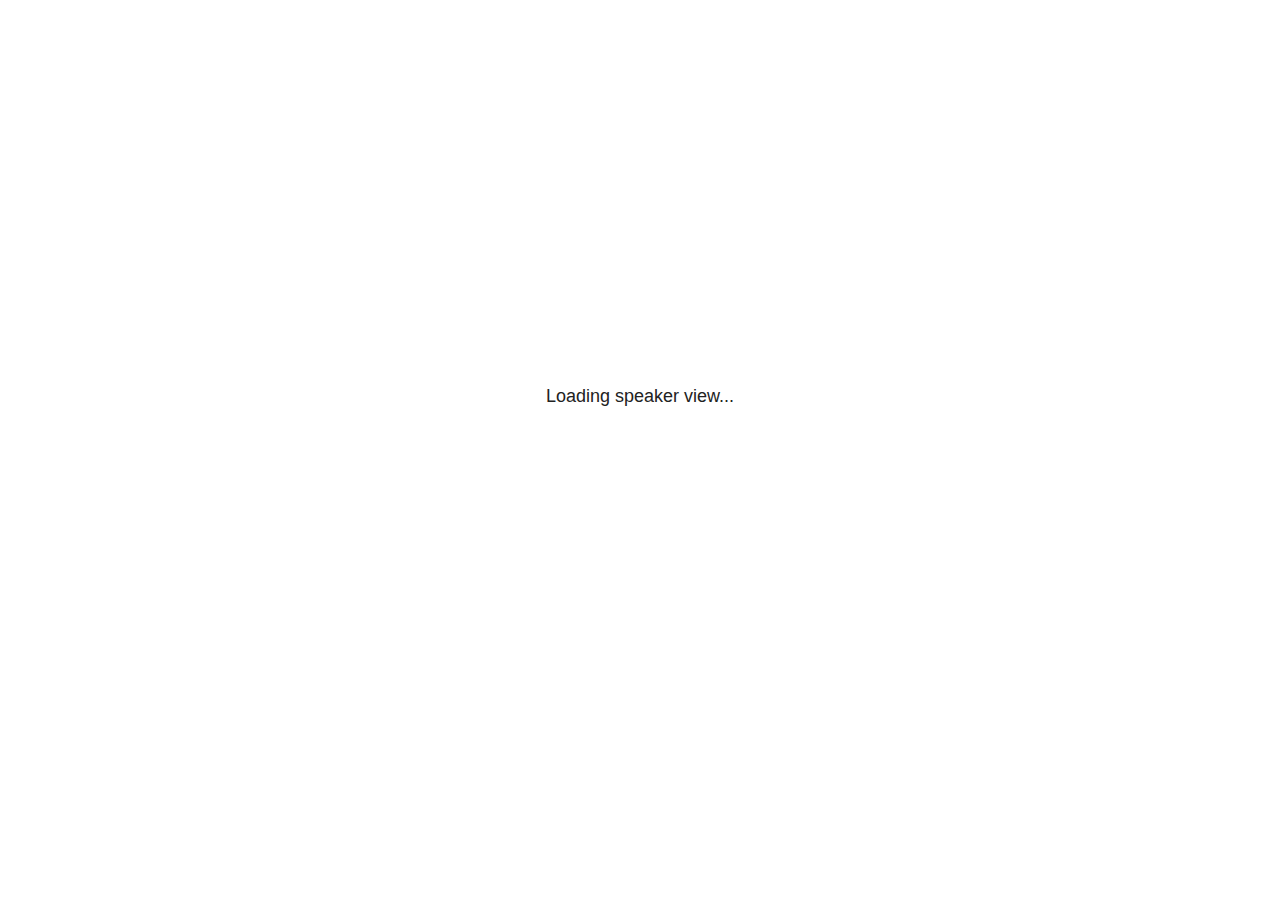
<file: hwre_6375_dataTypes_files/libs/revealjs/plugin/notes/speaker-view.html>
<!--
	NOTE: You need to build the notes plugin after making changes to this file.
-->
<html lang="en">
	<head>
		<meta charset="utf-8">

		<title>reveal.js - Speaker View</title>

		<style>
			body {
				font-family: Helvetica;
				font-size: 18px;
			}

			#current-slide,
			#upcoming-slide,
			#speaker-controls {
				padding: 6px;
				box-sizing: border-box;
				-moz-box-sizing: border-box;
			}

			#current-slide iframe,
			#upcoming-slide iframe {
				width: 100%;
				height: 100%;
				border: 1px solid #ddd;
			}

			#current-slide .label,
			#upcoming-slide .label {
				position: absolute;
				top: 10px;
				left: 10px;
				z-index: 2;
			}

			#connection-status {
				position: absolute;
				top: 0;
				left: 0;
				width: 100%;
				height: 100%;
				z-index: 20;
				padding: 30% 20% 20% 20%;
				font-size: 18px;
				color: #222;
				background: #fff;
				text-align: center;
				box-sizing: border-box;
				line-height: 1.4;
			}

			.overlay-element {
				height: 34px;
				line-height: 34px;
				padding: 0 10px;
				text-shadow: none;
				background: rgba( 220, 220, 220, 0.8 );
				color: #222;
				font-size: 14px;
			}

			.overlay-element.interactive:hover {
				background: rgba( 220, 220, 220, 1 );
			}

			#current-slide {
				position: absolute;
				width: 60%;
				height: 100%;
				top: 0;
				left: 0;
				padding-right: 0;
			}

			#upcoming-slide {
				position: absolute;
				width: 40%;
				height: 40%;
				right: 0;
				top: 0;
			}

			/* Speaker controls */
			#speaker-controls {
				position: absolute;
				top: 40%;
				right: 0;
				width: 40%;
				height: 60%;
				overflow: auto;
				font-size: 18px;
			}

				.speaker-controls-time.hidden,
				.speaker-controls-notes.hidden {
					display: none;
				}

				.speaker-controls-time .label,
				.speaker-controls-pace .label,
				.speaker-controls-notes .label {
					text-transform: uppercase;
					font-weight: normal;
					font-size: 0.66em;
					color: #666;
					margin: 0;
				}

				.speaker-controls-time, .speaker-controls-pace {
					border-bottom: 1px solid rgba( 200, 200, 200, 0.5 );
					margin-bottom: 10px;
					padding: 10px 16px;
					padding-bottom: 20px;
					cursor: pointer;
				}

				.speaker-controls-time .reset-button {
					opacity: 0;
					float: right;
					color: #666;
					text-decoration: none;
				}
				.speaker-controls-time:hover .reset-button {
					opacity: 1;
				}

				.speaker-controls-time .timer,
				.speaker-controls-time .clock {
					width: 50%;
				}

				.speaker-controls-time .timer,
				.speaker-controls-time .clock,
				.speaker-controls-time .pacing .hours-value,
				.speaker-controls-time .pacing .minutes-value,
				.speaker-controls-time .pacing .seconds-value {
					font-size: 1.9em;
				}

				.speaker-controls-time .timer {
					float: left;
				}

				.speaker-controls-time .clock {
					float: right;
					text-align: right;
				}

				.speaker-controls-time span.mute {
					opacity: 0.3;
				}

				.speaker-controls-time .pacing-title {
					margin-top: 5px;
				}

				.speaker-controls-time .pacing.ahead {
					color: blue;
				}

				.speaker-controls-time .pacing.on-track {
					color: green;
				}

				.speaker-controls-time .pacing.behind {
					color: red;
				}

				.speaker-controls-notes {
					padding: 10px 16px;
				}

				.speaker-controls-notes .value {
					margin-top: 5px;
					line-height: 1.4;
					font-size: 1.2em;
				}

			/* Layout selector */
			#speaker-layout {
				position: absolute;
				top: 10px;
				right: 10px;
				color: #222;
				z-index: 10;
			}
				#speaker-layout select {
					position: absolute;
					width: 100%;
					height: 100%;
					top: 0;
					left: 0;
					border: 0;
					box-shadow: 0;
					cursor: pointer;
					opacity: 0;

					font-size: 1em;
					background-color: transparent;

					-moz-appearance: none;
					-webkit-appearance: none;
					-webkit-tap-highlight-color: rgba(0, 0, 0, 0);
				}

				#speaker-layout select:focus {
					outline: none;
					box-shadow: none;
				}

			.clear {
				clear: both;
			}

			/* Speaker layout: Wide */
			body[data-speaker-layout="wide"] #current-slide,
			body[data-speaker-layout="wide"] #upcoming-slide {
				width: 50%;
				height: 45%;
				padding: 6px;
			}

			body[data-speaker-layout="wide"] #current-slide {
				top: 0;
				left: 0;
			}

			body[data-speaker-layout="wide"] #upcoming-slide {
				top: 0;
				left: 50%;
			}

			body[data-speaker-layout="wide"] #speaker-controls {
				top: 45%;
				left: 0;
				width: 100%;
				height: 50%;
				font-size: 1.25em;
			}

			/* Speaker layout: Tall */
			body[data-speaker-layout="tall"] #current-slide,
			body[data-speaker-layout="tall"] #upcoming-slide {
				width: 45%;
				height: 50%;
				padding: 6px;
			}

			body[data-speaker-layout="tall"] #current-slide {
				top: 0;
				left: 0;
			}

			body[data-speaker-layout="tall"] #upcoming-slide {
				top: 50%;
				left: 0;
			}

			body[data-speaker-layout="tall"] #speaker-controls {
				padding-top: 40px;
				top: 0;
				left: 45%;
				width: 55%;
				height: 100%;
				font-size: 1.25em;
			}

			/* Speaker layout: Notes only */
			body[data-speaker-layout="notes-only"] #current-slide,
			body[data-speaker-layout="notes-only"] #upcoming-slide {
				display: none;
			}

			body[data-speaker-layout="notes-only"] #speaker-controls {
				padding-top: 40px;
				top: 0;
				left: 0;
				width: 100%;
				height: 100%;
				font-size: 1.25em;
			}

			@media screen and (max-width: 1080px) {
				body[data-speaker-layout="default"] #speaker-controls {
					font-size: 16px;
				}
			}

			@media screen and (max-width: 900px) {
				body[data-speaker-layout="default"] #speaker-controls {
					font-size: 14px;
				}
			}

			@media screen and (max-width: 800px) {
				body[data-speaker-layout="default"] #speaker-controls {
					font-size: 12px;
				}
			}

		</style>
	</head>

	<body>

		<div id="connection-status">Loading speaker view...</div>

		<div id="current-slide"></div>
		<div id="upcoming-slide"><span class="overlay-element label">Upcoming</span></div>
		<div id="speaker-controls">
			<div class="speaker-controls-time">
				<h4 class="label">Time <span class="reset-button">Click to Reset</span></h4>
				<div class="clock">
					<span class="clock-value">0:00 AM</span>
				</div>
				<div class="timer">
					<span class="hours-value">00</span><span class="minutes-value">:00</span><span class="seconds-value">:00</span>
				</div>
				<div class="clear"></div>

				<h4 class="label pacing-title" style="display: none">Pacing – Time to finish current slide</h4>
				<div class="pacing" style="display: none">
					<span class="hours-value">00</span><span class="minutes-value">:00</span><span class="seconds-value">:00</span>
				</div>
			</div>

			<div class="speaker-controls-notes hidden">
				<h4 class="label">Notes</h4>
				<div class="value"></div>
			</div>
		</div>
		<div id="speaker-layout" class="overlay-element interactive">
			<span class="speaker-layout-label"></span>
			<select class="speaker-layout-dropdown"></select>
		</div>

		<script>

			(function() {

				var notes,
					notesValue,
					currentState,
					currentSlide,
					upcomingSlide,
					layoutLabel,
					layoutDropdown,
					pendingCalls = {},
					lastRevealApiCallId = 0,
					connected = false,
					whitelistedWindows = [window.opener];

				var SPEAKER_LAYOUTS = {
					'default': 'Default',
					'wide': 'Wide',
					'tall': 'Tall',
					'notes-only': 'Notes only'
				};

				setupLayout();

				var connectionStatus = document.querySelector( '#connection-status' );
				var connectionTimeout = setTimeout( function() {
					connectionStatus.innerHTML = 'Error connecting to main window.<br>Please try closing and reopening the speaker view.';
				}, 5000 );
;
				window.addEventListener( 'message', function( event ) {

					// Validate the origin of this message to prevent XSS
					if( window.location.origin !== event.origin && whitelistedWindows.indexOf( event.source ) === -1 ) {
						return;
					}

					clearTimeout( connectionTimeout );
					connectionStatus.style.display = 'none';

					var data = JSON.parse( event.data );

					// The overview mode is only useful to the reveal.js instance
					// where navigation occurs so we don't sync it
					if( data.state ) delete data.state.overview;

					// Messages sent by the notes plugin inside of the main window
					if( data && data.namespace === 'reveal-notes' ) {
						if( data.type === 'connect' ) {
							handleConnectMessage( data );
						}
						else if( data.type === 'state' ) {
							handleStateMessage( data );
						}
						else if( data.type === 'return' ) {
							pendingCalls[data.callId](data.result);
							delete pendingCalls[data.callId];
						}
					}
					// Messages sent by the reveal.js inside of the current slide preview
					else if( data && data.namespace === 'reveal' ) {
						if( /ready/.test( data.eventName ) ) {
							// Send a message back to notify that the handshake is complete
							window.opener.postMessage( JSON.stringify({ namespace: 'reveal-notes', type: 'connected'} ), '*' );
						}
						else if( /slidechanged|fragmentshown|fragmenthidden|paused|resumed/.test( data.eventName ) && currentState !== JSON.stringify( data.state ) ) {

							dispatchStateToMainWindow( data.state );

						}
					}

				} );

				/**
				 * Updates the presentation in the main window to match the state
				 * of the presentation in the notes window.
				 */
				const dispatchStateToMainWindow = debounce(( state ) => {
					window.opener.postMessage( JSON.stringify({ method: 'setState', args: [ state ]} ), '*' );
				}, 500);

				/**
				 * Asynchronously calls the Reveal.js API of the main frame.
				 */
				function callRevealApi( methodName, methodArguments, callback ) {

					var callId = ++lastRevealApiCallId;
					pendingCalls[callId] = callback;
					window.opener.postMessage( JSON.stringify( {
						namespace: 'reveal-notes',
						type: 'call',
						callId: callId,
						methodName: methodName,
						arguments: methodArguments
					} ), '*' );

				}

				/**
				 * Called when the main window is trying to establish a
				 * connection.
				 */
				function handleConnectMessage( data ) {

					if( connected === false ) {
						connected = true;

						setupIframes( data );
						setupKeyboard();
						setupNotes();
						setupTimer();
						setupHeartbeat();
					}

				}

				/**
				 * Called when the main window sends an updated state.
				 */
				function handleStateMessage( data ) {

					// Store the most recently set state to avoid circular loops
					// applying the same state
					currentState = JSON.stringify( data.state );

					// No need for updating the notes in case of fragment changes
					if ( data.notes ) {
						notes.classList.remove( 'hidden' );
						notesValue.style.whiteSpace = data.whitespace;
						if( data.markdown ) {
							notesValue.innerHTML = marked( data.notes );
						}
						else {
							notesValue.innerHTML = data.notes;
						}
					}
					else {
						notes.classList.add( 'hidden' );
					}

					// Update the note slides
					currentSlide.contentWindow.postMessage( JSON.stringify({ method: 'setState', args: [ data.state ] }), '*' );
					upcomingSlide.contentWindow.postMessage( JSON.stringify({ method: 'setState', args: [ data.state ] }), '*' );
					upcomingSlide.contentWindow.postMessage( JSON.stringify({ method: 'next' }), '*' );

				}

				// Limit to max one state update per X ms
				handleStateMessage = debounce( handleStateMessage, 200 );

				/**
				 * Forward keyboard events to the current slide window.
				 * This enables keyboard events to work even if focus
				 * isn't set on the current slide iframe.
				 *
				 * Block F5 default handling, it reloads and disconnects
				 * the speaker notes window.
				 */
				function setupKeyboard() {

					document.addEventListener( 'keydown', function( event ) {
						if( event.keyCode === 116 || ( event.metaKey && event.keyCode === 82 ) ) {
							event.preventDefault();
							return false;
						}
						currentSlide.contentWindow.postMessage( JSON.stringify({ method: 'triggerKey', args: [ event.keyCode ] }), '*' );
					} );

				}

				/**
				 * Creates the preview iframes.
				 */
				function setupIframes( data ) {

					var params = [
						'receiver',
						'progress=false',
						'history=false',
						'transition=none',
						'autoSlide=0',
						'backgroundTransition=none'
					].join( '&' );

					var urlSeparator = /\?/.test(data.url) ? '&' : '?';
					var hash = '#/' + data.state.indexh + '/' + data.state.indexv;
					var currentURL = data.url + urlSeparator + params + '&postMessageEvents=true' + hash;
					var upcomingURL = data.url + urlSeparator + params + '&controls=false' + hash;

					currentSlide = document.createElement( 'iframe' );
					currentSlide.setAttribute( 'width', 1280 );
					currentSlide.setAttribute( 'height', 1024 );
					currentSlide.setAttribute( 'src', currentURL );
					document.querySelector( '#current-slide' ).appendChild( currentSlide );

					upcomingSlide = document.createElement( 'iframe' );
					upcomingSlide.setAttribute( 'width', 640 );
					upcomingSlide.setAttribute( 'height', 512 );
					upcomingSlide.setAttribute( 'src', upcomingURL );
					document.querySelector( '#upcoming-slide' ).appendChild( upcomingSlide );

					whitelistedWindows.push( currentSlide.contentWindow, upcomingSlide.contentWindow );

				}

				/**
				 * Setup the notes UI.
				 */
				function setupNotes() {

					notes = document.querySelector( '.speaker-controls-notes' );
					notesValue = document.querySelector( '.speaker-controls-notes .value' );

				}

				/**
				 * We send out a heartbeat at all times to ensure we can
				 * reconnect with the main presentation window after reloads.
				 */
				function setupHeartbeat() {

					setInterval( () => {
						window.opener.postMessage( JSON.stringify({ namespace: 'reveal-notes', type: 'heartbeat'} ), '*' );
					}, 1000 );

				}

				function getTimings( callback ) {

					callRevealApi( 'getSlidesAttributes', [], function ( slideAttributes ) {
						callRevealApi( 'getConfig', [], function ( config ) {
							var totalTime = config.totalTime;
							var minTimePerSlide = config.minimumTimePerSlide || 0;
							var defaultTiming = config.defaultTiming;
							if ((defaultTiming == null) && (totalTime == null)) {
								callback(null);
								return;
							}
							// Setting totalTime overrides defaultTiming
							if (totalTime) {
								defaultTiming = 0;
							}
							var timings = [];
							for ( var i in slideAttributes ) {
								var slide = slideAttributes[ i ];
								var timing = defaultTiming;
								if( slide.hasOwnProperty( 'data-timing' )) {
									var t = slide[ 'data-timing' ];
									timing = parseInt(t);
									if( isNaN(timing) ) {
										console.warn("Could not parse timing '" + t + "' of slide " + i + "; using default of " + defaultTiming);
										timing = defaultTiming;
									}
								}
								timings.push(timing);
							}
							if ( totalTime ) {
								// After we've allocated time to individual slides, we summarize it and
								// subtract it from the total time
								var remainingTime = totalTime - timings.reduce( function(a, b) { return a + b; }, 0 );
								// The remaining time is divided by the number of slides that have 0 seconds
								// allocated at the moment, giving the average time-per-slide on the remaining slides
								var remainingSlides = (timings.filter( function(x) { return x == 0 }) ).length
								var timePerSlide = Math.round( remainingTime / remainingSlides, 0 )
								// And now we replace every zero-value timing with that average
								timings = timings.map( function(x) { return (x==0 ? timePerSlide : x) } );
							}
							var slidesUnderMinimum = timings.filter( function(x) { return (x < minTimePerSlide) } ).length
							if ( slidesUnderMinimum ) {
								message = "The pacing time for " + slidesUnderMinimum + " slide(s) is under the configured minimum of " + minTimePerSlide + " seconds. Check the data-timing attribute on individual slides, or consider increasing the totalTime or minimumTimePerSlide configuration options (or removing some slides).";
								alert(message);
							}
							callback( timings );
						} );
					} );

				}

				/**
				 * Return the number of seconds allocated for presenting
				 * all slides up to and including this one.
				 */
				function getTimeAllocated( timings, callback ) {

					callRevealApi( 'getSlidePastCount', [], function ( currentSlide ) {
						var allocated = 0;
						for (var i in timings.slice(0, currentSlide + 1)) {
							allocated += timings[i];
						}
						callback( allocated );
					} );

				}

				/**
				 * Create the timer and clock and start updating them
				 * at an interval.
				 */
				function setupTimer() {

					var start = new Date(),
					timeEl = document.querySelector( '.speaker-controls-time' ),
					clockEl = timeEl.querySelector( '.clock-value' ),
					hoursEl = timeEl.querySelector( '.hours-value' ),
					minutesEl = timeEl.querySelector( '.minutes-value' ),
					secondsEl = timeEl.querySelector( '.seconds-value' ),
					pacingTitleEl = timeEl.querySelector( '.pacing-title' ),
					pacingEl = timeEl.querySelector( '.pacing' ),
					pacingHoursEl = pacingEl.querySelector( '.hours-value' ),
					pacingMinutesEl = pacingEl.querySelector( '.minutes-value' ),
					pacingSecondsEl = pacingEl.querySelector( '.seconds-value' );

					var timings = null;
					getTimings( function ( _timings ) {

						timings = _timings;
						if (_timings !== null) {
							pacingTitleEl.style.removeProperty('display');
							pacingEl.style.removeProperty('display');
						}

						// Update once directly
						_updateTimer();

						// Then update every second
						setInterval( _updateTimer, 1000 );

					} );


					function _resetTimer() {

						if (timings == null) {
							start = new Date();
							_updateTimer();
						}
						else {
							// Reset timer to beginning of current slide
							getTimeAllocated( timings, function ( slideEndTimingSeconds ) {
								var slideEndTiming = slideEndTimingSeconds * 1000;
								callRevealApi( 'getSlidePastCount', [], function ( currentSlide ) {
									var currentSlideTiming = timings[currentSlide] * 1000;
									var previousSlidesTiming = slideEndTiming - currentSlideTiming;
									var now = new Date();
									start = new Date(now.getTime() - previousSlidesTiming);
									_updateTimer();
								} );
							} );
						}

					}

					timeEl.addEventListener( 'click', function() {
						_resetTimer();
						return false;
					} );

					function _displayTime( hrEl, minEl, secEl, time) {

						var sign = Math.sign(time) == -1 ? "-" : "";
						time = Math.abs(Math.round(time / 1000));
						var seconds = time % 60;
						var minutes = Math.floor( time / 60 ) % 60 ;
						var hours = Math.floor( time / ( 60 * 60 )) ;
						hrEl.innerHTML = sign + zeroPadInteger( hours );
						if (hours == 0) {
							hrEl.classList.add( 'mute' );
						}
						else {
							hrEl.classList.remove( 'mute' );
						}
						minEl.innerHTML = ':' + zeroPadInteger( minutes );
						if (hours == 0 && minutes == 0) {
							minEl.classList.add( 'mute' );
						}
						else {
							minEl.classList.remove( 'mute' );
						}
						secEl.innerHTML = ':' + zeroPadInteger( seconds );
					}

					function _updateTimer() {

						var diff, hours, minutes, seconds,
						now = new Date();

						diff = now.getTime() - start.getTime();

						clockEl.innerHTML = now.toLocaleTimeString( 'en-US', { hour12: true, hour: '2-digit', minute:'2-digit' } );
						_displayTime( hoursEl, minutesEl, secondsEl, diff );
						if (timings !== null) {
							_updatePacing(diff);
						}

					}

					function _updatePacing(diff) {

						getTimeAllocated( timings, function ( slideEndTimingSeconds ) {
							var slideEndTiming = slideEndTimingSeconds * 1000;

							callRevealApi( 'getSlidePastCount', [], function ( currentSlide ) {
								var currentSlideTiming = timings[currentSlide] * 1000;
								var timeLeftCurrentSlide = slideEndTiming - diff;
								if (timeLeftCurrentSlide < 0) {
									pacingEl.className = 'pacing behind';
								}
								else if (timeLeftCurrentSlide < currentSlideTiming) {
									pacingEl.className = 'pacing on-track';
								}
								else {
									pacingEl.className = 'pacing ahead';
								}
								_displayTime( pacingHoursEl, pacingMinutesEl, pacingSecondsEl, timeLeftCurrentSlide );
							} );
						} );
					}

				}

				/**
				 * Sets up the speaker view layout and layout selector.
				 */
				function setupLayout() {

					layoutDropdown = document.querySelector( '.speaker-layout-dropdown' );
					layoutLabel = document.querySelector( '.speaker-layout-label' );

					// Render the list of available layouts
					for( var id in SPEAKER_LAYOUTS ) {
						var option = document.createElement( 'option' );
						option.setAttribute( 'value', id );
						option.textContent = SPEAKER_LAYOUTS[ id ];
						layoutDropdown.appendChild( option );
					}

					// Monitor the dropdown for changes
					layoutDropdown.addEventListener( 'change', function( event ) {

						setLayout( layoutDropdown.value );

					}, false );

					// Restore any currently persisted layout
					setLayout( getLayout() );

				}

				/**
				 * Sets a new speaker view layout. The layout is persisted
				 * in local storage.
				 */
				function setLayout( value ) {

					var title = SPEAKER_LAYOUTS[ value ];

					layoutLabel.innerHTML = 'Layout' + ( title ? ( ': ' + title ) : '' );
					layoutDropdown.value = value;

					document.body.setAttribute( 'data-speaker-layout', value );

					// Persist locally
					if( supportsLocalStorage() ) {
						window.localStorage.setItem( 'reveal-speaker-layout', value );
					}

				}

				/**
				 * Returns the ID of the most recently set speaker layout
				 * or our default layout if none has been set.
				 */
				function getLayout() {

					if( supportsLocalStorage() ) {
						var layout = window.localStorage.getItem( 'reveal-speaker-layout' );
						if( layout ) {
							return layout;
						}
					}

					// Default to the first record in the layouts hash
					for( var id in SPEAKER_LAYOUTS ) {
						return id;
					}

				}

				function supportsLocalStorage() {

					try {
						localStorage.setItem('test', 'test');
						localStorage.removeItem('test');
						return true;
					}
					catch( e ) {
						return false;
					}

				}

				function zeroPadInteger( num ) {

					var str = '00' + parseInt( num );
					return str.substring( str.length - 2 );

				}

				/**
				 * Limits the frequency at which a function can be called.
				 */
				function debounce( fn, ms ) {

					var lastTime = 0,
						timeout;

					return function() {

						var args = arguments;
						var context = this;

						clearTimeout( timeout );

						var timeSinceLastCall = Date.now() - lastTime;
						if( timeSinceLastCall > ms ) {
							fn.apply( context, args );
							lastTime = Date.now();
						}
						else {
							timeout = setTimeout( function() {
								fn.apply( context, args );
								lastTime = Date.now();
							}, ms - timeSinceLastCall );
						}

					}

				}

			})();

		</script>
	</body>
</html>
</file>
<file: index_files/libs/quarto-html/tippy.css>
.tippy-box[data-animation=fade][data-state=hidden]{opacity:0}[data-tippy-root]{max-width:calc(100vw - 10px)}.tippy-box{position:relative;background-color:#333;color:#fff;border-radius:4px;font-size:14px;line-height:1.4;white-space:normal;outline:0;transition-property:transform,visibility,opacity}.tippy-box[data-placement^=top]>.tippy-arrow{bottom:0}.tippy-box[data-placement^=top]>.tippy-arrow:before{bottom:-7px;left:0;border-width:8px 8px 0;border-top-color:initial;transform-origin:center top}.tippy-box[data-placement^=bottom]>.tippy-arrow{top:0}.tippy-box[data-placement^=bottom]>.tippy-arrow:before{top:-7px;left:0;border-width:0 8px 8px;border-bottom-color:initial;transform-origin:center bottom}.tippy-box[data-placement^=left]>.tippy-arrow{right:0}.tippy-box[data-placement^=left]>.tippy-arrow:before{border-width:8px 0 8px 8px;border-left-color:initial;right:-7px;transform-origin:center left}.tippy-box[data-placement^=right]>.tippy-arrow{left:0}.tippy-box[data-placement^=right]>.tippy-arrow:before{left:-7px;border-width:8px 8px 8px 0;border-right-color:initial;transform-origin:center right}.tippy-box[data-inertia][data-state=visible]{transition-timing-function:cubic-bezier(.54,1.5,.38,1.11)}.tippy-arrow{width:16px;height:16px;color:#333}.tippy-arrow:before{content:"";position:absolute;border-color:transparent;border-style:solid}.tippy-content{position:relative;padding:5px 9px;z-index:1}
</file>
<file: index_files/libs/quarto-html/quarto-syntax-highlighting.css>
/* quarto syntax highlight colors */
:root {
  --quarto-hl-al-color: #ff3333;
  --quarto-hl-an-color: #ffe6b3;
  --quarto-hl-at-color: #73d0ff;
  --quarto-hl-bn-color: #ffcc66;
  --quarto-hl-bu-color: #95e6cb;
  --quarto-hl-ch-color: #95e6cb;
  --quarto-hl-co-color: #5c6773;
  --quarto-hl-cv-color: #d4bfff;
  --quarto-hl-cn-color: #d4bfff;
  --quarto-hl-cf-color: #ffa759;
  --quarto-hl-dt-color: #ffa759;
  --quarto-hl-dv-color: #ffcc66;
  --quarto-hl-do-color: #5c6773;
  --quarto-hl-er-color: #ff3333;
  --quarto-hl-ex-color: #73d0ff;
  --quarto-hl-fl-color: #ffcc66;
  --quarto-hl-fu-color: #ffd580;
  --quarto-hl-im-color: #bae67e;
  --quarto-hl-in-color: #ffcc66;
  --quarto-hl-kw-color: #ffa759;
  --quarto-hl-op-color: #f29e74;
  --quarto-hl-ot-color: #5ccfe6;
  --quarto-hl-pp-color: #f28779;
  --quarto-hl-re-color: #73d0ff;
  --quarto-hl-sc-color: #95e6cb;
  --quarto-hl-ss-color: #95e6cb;
  --quarto-hl-st-color: #bae67e;
  --quarto-hl-va-color: #5ccfe6;
  --quarto-hl-vs-color: #bae67e;
  --quarto-hl-wa-color: #f28779;
}

/* other quarto variables */
:root {
  --quarto-font-monospace: SFMono-Regular, Menlo, Monaco, Consolas, "Liberation Mono", "Courier New", monospace;
}

code span.al {
  background-color: #332430;
  font-weight: bold;
  color: #ff3333;
}

code span.an {
  color: #ffe6b3;
}

code span.at {
  color: #73d0ff;
}

code span.bn {
  color: #ffcc66;
}

code span.bu {
  color: #95e6cb;
}

code span.ch {
  color: #95e6cb;
}

code span.co {
  font-style: italic;
  color: #5c6773;
}

code span.cv {
  color: #d4bfff;
}

code span.cn {
  color: #d4bfff;
}

code span.cf {
  font-weight: bold;
  color: #ffa759;
}

code span.dt {
  color: #ffa759;
}

code span.dv {
  color: #ffcc66;
}

code span.do {
  color: #5c6773;
}

code span.er {
  color: #ff3333;
  text-decoration: underline;
}

code span.ex {
  font-weight: bold;
  color: #73d0ff;
}

code span.fl {
  color: #ffcc66;
}

code span.fu {
  color: #ffd580;
}

code span.im {
  color: #bae67e;
}

code span.in {
  color: #ffcc66;
}

code span.kw {
  font-weight: bold;
  color: #ffa759;
}

pre > code.sourceCode > span {
  color: #cbccc6;
}

code span {
  color: #cbccc6;
}

code.sourceCode > span {
  color: #cbccc6;
}

div.sourceCode,
div.sourceCode pre.sourceCode {
  color: #cbccc6;
}

code span.op {
  color: #f29e74;
}

code span.ot {
  color: #5ccfe6;
}

code span.pp {
  color: #f28779;
}

code span.re {
  background-color: #2a4254;
  color: #73d0ff;
}

code span.sc {
  color: #95e6cb;
}

code span.ss {
  color: #95e6cb;
}

code span.st {
  color: #bae67e;
}

code span.va {
  color: #5ccfe6;
}

code span.vs {
  color: #bae67e;
}

code span.wa {
  color: #f28779;
}

.prevent-inlining {
  content: "</";
}

/*# sourceMappingURL=debc5d5d77c3f9108843748ff7464032.css.map */
</file>
<file: style_mie.css>
.chapter-number::before {
  content: "Chapter: ";
}
 
 h1 {
  text-align: center; color: #8B4513;
  font-family: 'Open Sans', sans-serif;
  font-weight: bold;
}

 h2 {
  text-align: left; color: #800080;
  font-family: 'Open Sans', sans-serif;
  font-weight: bold;
}

 h3 {
  text-align: left; color: #006699;
  font-family: 'Open Sans', sans-serif;
  font-weight: bold;
}

 body {
  text-align: left; 
  text-align-last: left; 
  color: #707070; 
  font-size: 18px; 
  line-height: 21.6px;
  font-family: "Myriad Pro", Arial, sans-serif;
}

ol {
    /* Ordered List Styles */
    list-style-type: decimal; /* Use numbers for ordered list items */
    margin-left: 20px; /* Adjust the left margin */
  }

  ul {
    /* Unordered List Styles */
    list-style-type: disc; /* Use bullets for unordered list items */
    margin-left: 20px; /* Adjust the left margin */
  }

  /* Optional: Styling for list items */
  li {
    margin-bottom: 5px; /* Adjust the vertical spacing between list items */
  }
</file>
<file: exercise_one_handling_files/libs/quarto-html/tippy.css>
.tippy-box[data-animation=fade][data-state=hidden]{opacity:0}[data-tippy-root]{max-width:calc(100vw - 10px)}.tippy-box{position:relative;background-color:#333;color:#fff;border-radius:4px;font-size:14px;line-height:1.4;white-space:normal;outline:0;transition-property:transform,visibility,opacity}.tippy-box[data-placement^=top]>.tippy-arrow{bottom:0}.tippy-box[data-placement^=top]>.tippy-arrow:before{bottom:-7px;left:0;border-width:8px 8px 0;border-top-color:initial;transform-origin:center top}.tippy-box[data-placement^=bottom]>.tippy-arrow{top:0}.tippy-box[data-placement^=bottom]>.tippy-arrow:before{top:-7px;left:0;border-width:0 8px 8px;border-bottom-color:initial;transform-origin:center bottom}.tippy-box[data-placement^=left]>.tippy-arrow{right:0}.tippy-box[data-placement^=left]>.tippy-arrow:before{border-width:8px 0 8px 8px;border-left-color:initial;right:-7px;transform-origin:center left}.tippy-box[data-placement^=right]>.tippy-arrow{left:0}.tippy-box[data-placement^=right]>.tippy-arrow:before{left:-7px;border-width:8px 8px 8px 0;border-right-color:initial;transform-origin:center right}.tippy-box[data-inertia][data-state=visible]{transition-timing-function:cubic-bezier(.54,1.5,.38,1.11)}.tippy-arrow{width:16px;height:16px;color:#333}.tippy-arrow:before{content:"";position:absolute;border-color:transparent;border-style:solid}.tippy-content{position:relative;padding:5px 9px;z-index:1}
</file>
<file: exercise_one_handling_files/libs/quarto-html/quarto-syntax-highlighting.css>
/* quarto syntax highlight colors */
:root {
  --quarto-hl-al-color: #ff3333;
  --quarto-hl-an-color: #ffe6b3;
  --quarto-hl-at-color: #73d0ff;
  --quarto-hl-bn-color: #ffcc66;
  --quarto-hl-bu-color: #95e6cb;
  --quarto-hl-ch-color: #95e6cb;
  --quarto-hl-co-color: #5c6773;
  --quarto-hl-cv-color: #d4bfff;
  --quarto-hl-cn-color: #d4bfff;
  --quarto-hl-cf-color: #ffa759;
  --quarto-hl-dt-color: #ffa759;
  --quarto-hl-dv-color: #ffcc66;
  --quarto-hl-do-color: #5c6773;
  --quarto-hl-er-color: #ff3333;
  --quarto-hl-ex-color: #73d0ff;
  --quarto-hl-fl-color: #ffcc66;
  --quarto-hl-fu-color: #ffd580;
  --quarto-hl-im-color: #bae67e;
  --quarto-hl-in-color: #ffcc66;
  --quarto-hl-kw-color: #ffa759;
  --quarto-hl-op-color: #f29e74;
  --quarto-hl-ot-color: #5ccfe6;
  --quarto-hl-pp-color: #f28779;
  --quarto-hl-re-color: #73d0ff;
  --quarto-hl-sc-color: #95e6cb;
  --quarto-hl-ss-color: #95e6cb;
  --quarto-hl-st-color: #bae67e;
  --quarto-hl-va-color: #5ccfe6;
  --quarto-hl-vs-color: #bae67e;
  --quarto-hl-wa-color: #f28779;
}

/* other quarto variables */
:root {
  --quarto-font-monospace: SFMono-Regular, Menlo, Monaco, Consolas, "Liberation Mono", "Courier New", monospace;
}

code span.al {
  background-color: #332430;
  font-weight: bold;
  color: #ff3333;
}

code span.an {
  color: #ffe6b3;
}

code span.at {
  color: #73d0ff;
}

code span.bn {
  color: #ffcc66;
}

code span.bu {
  color: #95e6cb;
}

code span.ch {
  color: #95e6cb;
}

code span.co {
  font-style: italic;
  color: #5c6773;
}

code span.cv {
  color: #d4bfff;
}

code span.cn {
  color: #d4bfff;
}

code span.cf {
  font-weight: bold;
  color: #ffa759;
}

code span.dt {
  color: #ffa759;
}

code span.dv {
  color: #ffcc66;
}

code span.do {
  color: #5c6773;
}

code span.er {
  color: #ff3333;
  text-decoration: underline;
}

code span.ex {
  font-weight: bold;
  color: #73d0ff;
}

code span.fl {
  color: #ffcc66;
}

code span.fu {
  color: #ffd580;
}

code span.im {
  color: #bae67e;
}

code span.in {
  color: #ffcc66;
}

code span.kw {
  font-weight: bold;
  color: #ffa759;
}

pre > code.sourceCode > span {
  color: #cbccc6;
}

code span {
  color: #cbccc6;
}

code.sourceCode > span {
  color: #cbccc6;
}

div.sourceCode,
div.sourceCode pre.sourceCode {
  color: #cbccc6;
}

code span.op {
  color: #f29e74;
}

code span.ot {
  color: #5ccfe6;
}

code span.pp {
  color: #f28779;
}

code span.re {
  background-color: #2a4254;
  color: #73d0ff;
}

code span.sc {
  color: #95e6cb;
}

code span.ss {
  color: #95e6cb;
}

code span.st {
  color: #bae67e;
}

code span.va {
  color: #5ccfe6;
}

code span.vs {
  color: #bae67e;
}

code span.wa {
  color: #f28779;
}

.prevent-inlining {
  content: "</";
}

/*# sourceMappingURL=debc5d5d77c3f9108843748ff7464032.css.map */
</file>
